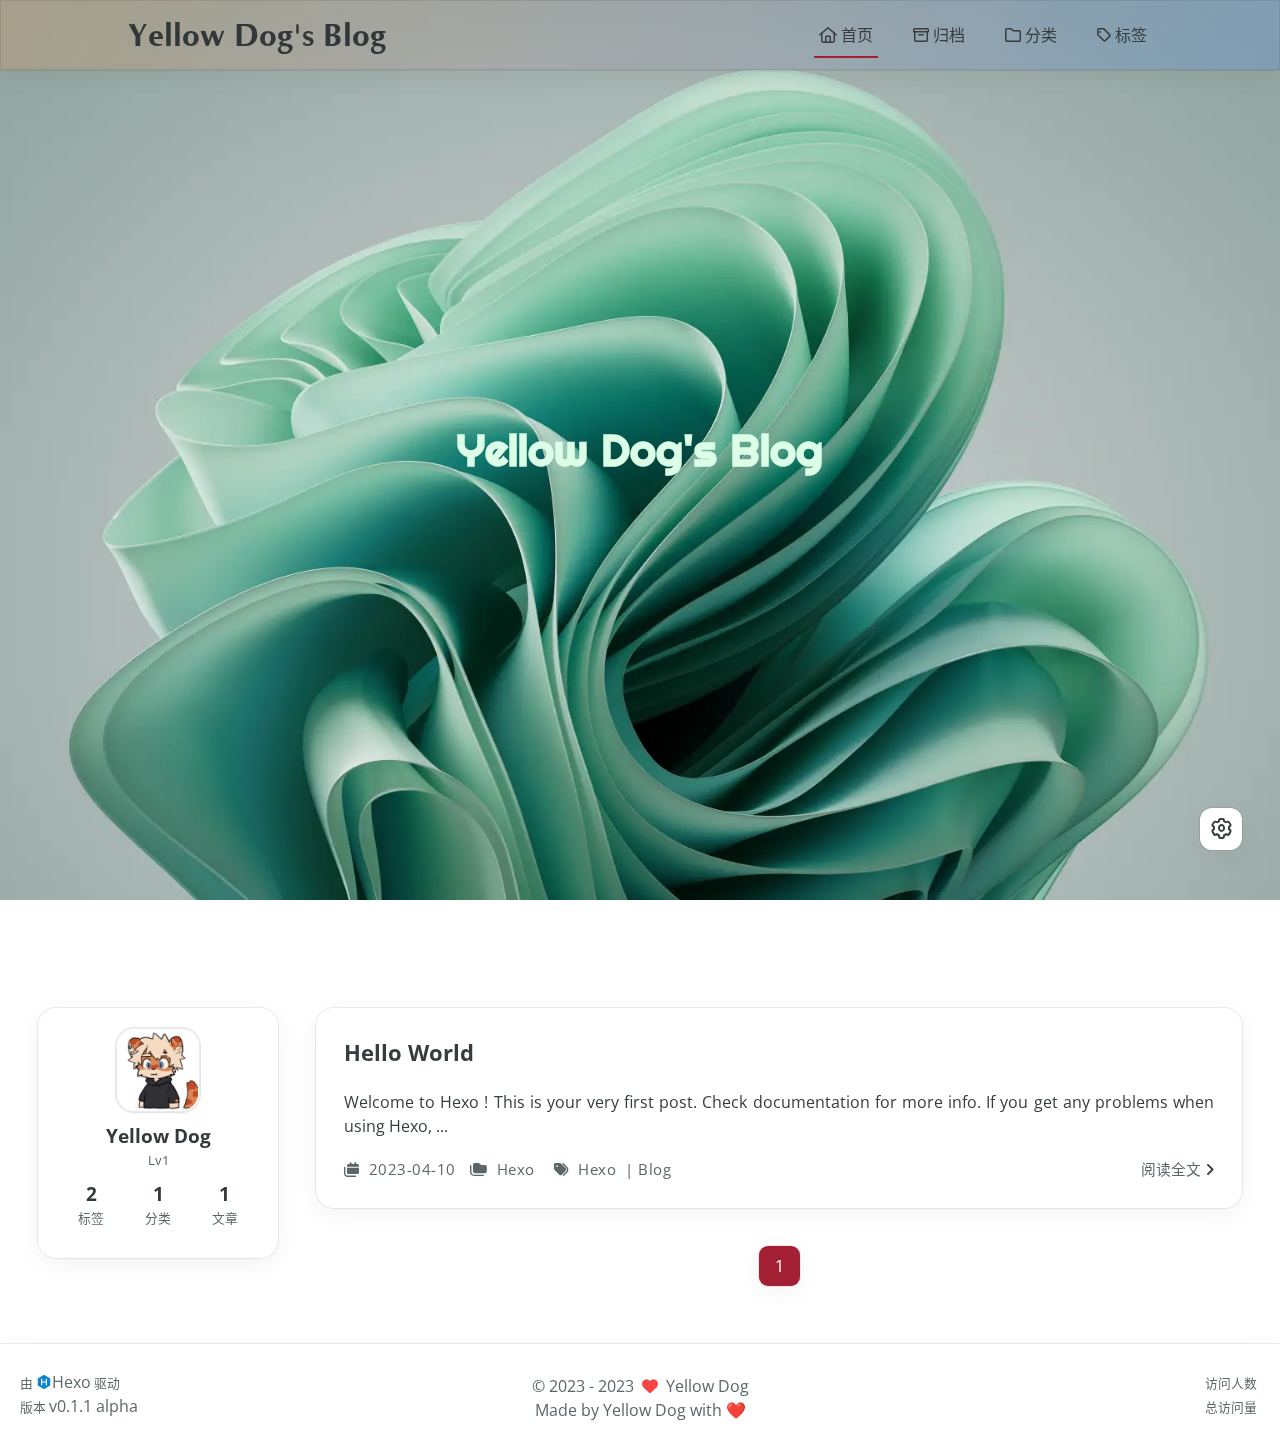
<file: index.html>
<!DOCTYPE html>
<html lang="zh-CN">
  <head>
    <meta charset="utf-8" />
    <meta name="viewport" content="width=device-width, initial-scale=1" />


    <meta name="author" content="Yellow Dog" />

    <link rel="preconnect" href="https://fonts.googleapis.com" />
    <link rel="preconnect" href="https://fonts.gstatic.com" crossorigin />


    <link rel="canonical" href="https://zxj.6eek.net/" />
    <meta name="robots" content="index,follow" />
    <meta name="googlebot" content="index,follow" />
    <meta name="revisit-after" content="1 days" />

    <!--- Open Graph Part-->
    <meta property="og:type" content="website" />
    <meta property="og:title" content="Yellow Dog&#39;s Blog" />
    <meta property="og:url" content="https://zxj.6eek.net/index.html" />
    <meta property="og:site_name" content="Yellow Dog&#39;s Blog" />
    <meta property="og:locale" content="zh_CN" />
    <meta property="article:author" content="Yellow Dog" />
    <meta name="twitter:card" content="summary" />


    <link rel="icon" type="image/png" href="/img/avatar.JPG" sizes="192x192" />
    <link rel="apple-touch-icon" sizes="180x180" href="/img/avatar.JPG" />
    <meta name="theme-color" content="#A31F34" />
    <link rel="shortcut icon" href="/img/avatar.JPG" />

    <!--- Site Info-->
    <title>Yellow Dog&#39;s Blog</title>
    <link rel="stylesheet" href="/css/style.css" />
    <link rel="stylesheet" href="/assets/fonts.css" />
    <!--- Font Part-->
    <link
      href="https://fonts.googleapis.com/css2?family=Righteous&display=swap"
      rel="stylesheet"
    />



    <script id="global-variables">
      let Website = window.Website || {};
    </script>



    <link rel="stylesheet" href="/fontawesome/fontawesome.min.css" />

    <link rel="stylesheet" href="/fontawesome/brands.min.css" />

    <link rel="stylesheet" href="/fontawesome/solid.min.css" />

    <link rel="stylesheet" href="/fontawesome/regular.min.css" />

    <meta name="generator" content="Hexo 6.3.0" />
  </head>

  <body>
    <div class="progress-bar-container">
      <span class="pjax-progress-bar"></span>
      <span class="pjax-progress-icon">
        <i class="fa-solid fa-circle-notch fa-spin"></i>
      </span>
    </div>

    <main class="window-container">
    <div class="home-banner-background flex-center">
    </div>
      <div class="home-banner-container flex-center">
        <div class="content flex-center">
          <div
            class="description fade-animation-container"
            style="font-family: 'Righteous', sans-serif !important;"
          >
            Yellow Dog's Blog

          </div>
        </div>
      </div>


      <div class="page-content-container">
        <div class="page-header">
          <header class="navbar-container">
            <div class="navbar-content has-home-banner">
              <div class="left">
                <a class="logo-title" href="/">
                  <h1>Yellow Dog&#39;s Blog</h1>
                </a>
              </div>

              <div class="right">

                <div class="desktop">
                  <ul class="navbar-list">
                    <li class="navbar-item">

                      <a class="active" href="/">
                        <i class="fa-regular fa-house"></i>

                        首页
                      </a>

                    </li>

                    <li class="navbar-item">

                      <a class="" href="/archives/">
                        <i class="fa-regular fa-archive"></i>

                        归档
                      </a>

                    </li>

                    <li class="navbar-item">

                      <a class="" href="/categories/">
                        <i class="fa-regular fa-folder"></i>

                        分类
                      </a>

                    </li>

                    <li class="navbar-item">

                      <a class="" href="/tags/">
                        <i class="fa-regular fa-tag"></i>

                        标签
                      </a>

                    </li>
                  </ul>
                </div>

                <div class="mobile">
                  <div class="icon-item navbar-bar">
                    <div class="navbar-bar-middle"></div>
                  </div>
                </div>
              </div>
            </div>


            <div class="navbar-drawer">
              <ul class="drawer-navbar-list">
                <li class="drawer-navbar-item flex-center">
                  <a class="active" href="/">
                    <i class="fa-regular fa-house"></i>

                    首页
                  </a>
                </li>


                <li class="drawer-navbar-item flex-center">
                  <a class="" href="/archives/">
                    <i class="fa-regular fa-archive"></i>

                    归档
                  </a>
                </li>


                <li class="drawer-navbar-item flex-center">
                  <a class="" href="/categories/">
                    <i class="fa-regular fa-folder"></i>

                    分类
                  </a>
                </li>


                <li class="drawer-navbar-item flex-center">
                  <a class="" href="/tags/">
                    <i class="fa-regular fa-tag"></i>

                    标签
                  </a>
                </li>

              </ul>
            </div>

            <div class="window-mask"></div>
          </header>
        </div>

        <div class="main-content-body">
          <div class="home-sidebar-container fade-animation-container">
            <div class="sticky-container">
              <div class="sidebar-content">
                <div class="avatar">
                  <img src="/img/avatar.JPG" />
                </div>
                <div class="author">
                  <div class="name">Yellow Dog</div>

                  <div class="label">Lv1</div>
                </div>
                <div class="statistics">
                  <a class="item" href="/tags">
                    <div class="number">2</div>
                    <div class="label">标签</div>
                  </a>
                  <a class="item" href="/categories">
                    <div class="number">1</div>
                    <div class="label">分类</div>
                  </a>
                  <a class="item" href="/archives">
                    <div class="number">1</div>
                    <div class="label">文章</div>
                  </a>
                </div>
              </div>
            </div>
          </div>

          <div class="main-content">
            <div class="home-article-container fade-animation-container">
              <ul class="home-article-list">
                <li class="home-article-item">
                  <h3 class="home-article-title">
                    <a href="/2023/04/10/hello-world/"> Hello World </a>
                  </h3>

                  <div class="home-article-content markdown-body">
                    Welcome to Hexo ! This is your very first post. Check
                    documentation for more info. If you get any problems when
                    using Hexo, ...
                  </div>

                  <div class="home-article-meta-info-container">
                    <div class="home-article-meta-info">
                      <span
                        ><i class="fa-solid fa-calendars"></i>&nbsp;
                        <span
                          class="home-article-date"
                          data-date="Mon Apr 10 2023 17:32:14 GMT-0400"
                        >
                          2023-04-10
                        </span>
                      </span>

                      <span class="home-article-category"
                        ><i class="fa-solid fa-folders"></i>&nbsp;
                        <ul>
                          <li><a href="/categories/Hexo/">Hexo</a>&nbsp;</li>
                        </ul>
                      </span>

                      <span class="home-article-tag">
                        <i class="fa-solid fa-tags"></i>&nbsp;
                        <ul>
                          <li><a href="/tags/Hexo/">Hexo</a>&nbsp;</li>

                          <li>
                            |
                            <a href="/tags/Blog/">Blog</a>&nbsp;
                          </li>
                        </ul>
                      </span>
                    </div>

                    <a href="/2023/04/10/hello-world/"
                      >阅读全文<span class="seo-reader-text">Hello World</span
                      >&nbsp;<i class="fa-solid fa-angle-right"></i
                    ></a>
                  </div>
                </li>
              </ul>

              <div class="home-paginator">
                <div class="paginator">
                  <span class="page-number current">1</span>
                </div>
              </div>
            </div>
          </div>
        </div>

        <div class="main-content-footer">
          <footer class="footer">
            <div class="info-container">
              <div class="copyright-info">
                &copy;

                <span>2023</span>
                - 2023&nbsp;&nbsp;<i
                  class="fa-solid fa-heart fa-beat"
                  style="--fa-animation-duration: 0.5s; color: #f54545"
                ></i
                >&nbsp;&nbsp;<a href="/">Yellow Dog</a>
              </div>

              <script
                async
                data-pjax
                src="//busuanzi.ibruce.info/busuanzi/2.3/busuanzi.pure.mini.js"
              ></script>
              <div class="website-count info-item">
                <span
                  id="busuanzi_container_site_uv"
                  class="busuanzi_container_site_uv"
                >
                  访问人数&nbsp;<span
                    id="busuanzi_value_site_uv"
                    class="busuanzi_value_site_uv"
                  ></span>
                </span>

                <span
                  id="busuanzi_container_site_pv"
                  class="busuanzi_container_site_pv"
                >
                  总访问量&nbsp;<span
                    id="busuanzi_value_site_pv"
                    class="busuanzi_value_site_pv"
                  ></span>
                </span>
              </div>

              <div class="site-info info-item">
                <span class="powered-by-container"
                  >由
                  <?xml version="1.0" encoding="utf-8"?><!DOCTYPE svg PUBLIC "-//W3C//DTD SVG 1.1//EN" "http://www.w3.org/Graphics/SVG/1.1/DTD/svg11.dtd">
                  <svg
                    version="1.1"
                    id="圖層_1"
                    xmlns="http://www.w3.org/2000/svg"
                    xmlns:xlink="http://www.w3.org/1999/xlink"
                    x="0px"
                    y="0px"
                    width="1rem"
                    height="1rem"
                    viewBox="0 0 512 512"
                    enable-background="new 0 0 512 512"
                    xml:space="preserve"
                  >
                    <path
                      fill="#0E83CD"
                      d="M256.4,25.8l-200,115.5L56,371.5l199.6,114.7l200-115.5l0.4-230.2L256.4,25.8z M349,354.6l-18.4,10.7l-18.6-11V275H200v79.6l-18.4,10.7l-18.6-11v-197l18.5-10.6l18.5,10.8V237h112v-79.6l18.5-10.6l18.5,10.8V354.6z"
                    /></svg
                  ><a target="_blank" href="https://hexo.io">Hexo</a> 驱动</span
                >
                <br />
                <span class="website-info-container"
                  >版本&nbsp;<a class="website-version">v0.1.1 alpha</a></span
                >
              </div>


              <div>Made by Yellow Dog with ❤️</div>
            </div>
          </footer>
        </div>
      </div>

      <div class="right-side-container">
        <div class="side-tools-container">
          <ul class="hidden-tools">
            <li class="right-tool tool-dark-light-toggle flex-center">
              <i class="fa-regular fa-moon"></i>
            </li>

            <li class="right-tool tool-scroll-to-bottom flex-center">
              <i class="fa-regular fa-arrow-down"></i>
            </li>
          </ul>

          <ul class="visible-tools-list">
            <li class="right-tool toggle-tools-list flex-center">
              <i class="fa-regular fa-cog fa-spin"></i>
            </li>

            <li class="right-tool tool-scroll-to-top flex-center">
              <i class="arrow-up fas fa-arrow-up"></i>
              <span class="percent"></span>
            </li>
          </ul>
        </div>
      </div>

      <div class="image-viewer">
        <img src="" />
      </div>
    </main>

    <script src="/js/utils.js"></script>

    <script src="/js/main.js"></script>

    <script src="/js/layouts/navbarShrink.js"></script>

    <script src="/js/tools/scrollTopBottom.js"></script>

    <script src="/js/tools/lightDarkSwitch.js"></script>

    <script src="/js/tools/codeBlock.js"></script>

    <script src="/js/layouts/lazyload.js"></script>




    <div class="post-scripts pjax"></div>

    <script src="/js/libs/pjax.min.js"></script>

    <script>
      window.addEventListener("DOMContentLoaded", () => {
        window.pjax = new Pjax({
          selectors: ["head title", ".window-container", ".pjax"],
          history: true,
          debug: false,
          cacheBust: false,
          timeout: 0,
          analytics: false,
          currentUrlFullReload: false,
          scrollRestoration: false,
          // scrollTo: true,
        });

        document.addEventListener("pjax:send", () => {
          Website.helpers.pjaxProgressBarStart();
        });

        document.addEventListener("pjax:complete", () => {
          Website.helpers.pjaxProgressBarEnd();
          window.pjax.executeScripts(
            document.querySelectorAll("script[data-pjax], .pjax script")
          );
          Website.refresh();
        });
      });
    </script>
  </body>
</html>
</file>
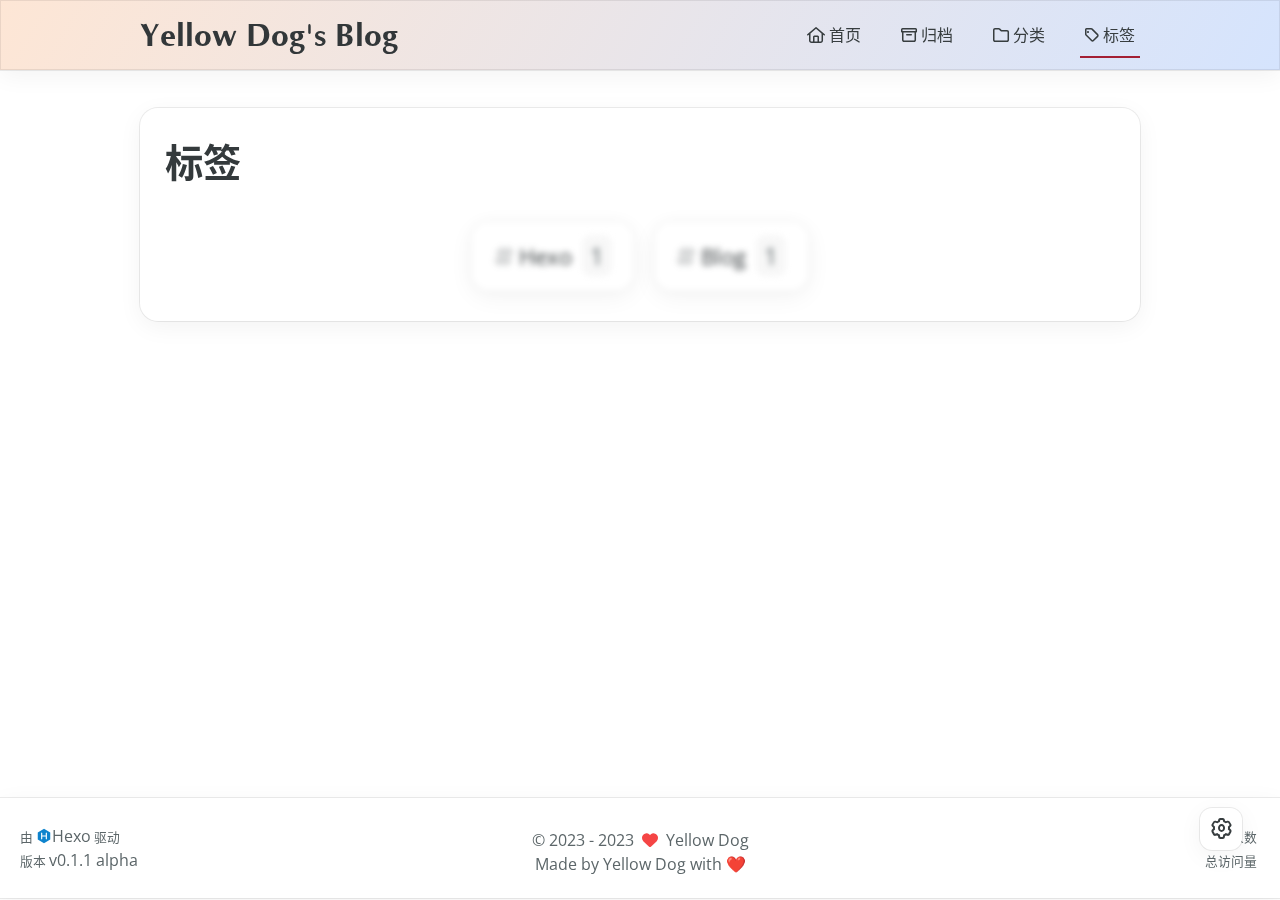
<file: tags/index.html>
<!DOCTYPE html>
<html lang="zh-CN">
  <head>
    <meta charset="utf-8" />
    <meta name="viewport" content="width=device-width, initial-scale=1" />


    <meta name="author" content="Yellow Dog" />

    <link rel="preconnect" href="https://fonts.googleapis.com" />
    <link rel="preconnect" href="https://fonts.gstatic.com" crossorigin />




    <link rel="canonical" href="https://zxj.6eek.net/tags/" />
    <meta name="robots" content="index,follow" />
    <meta name="googlebot" content="index,follow" />
    <meta name="revisit-after" content="1 days" />

    <meta property="og:type" content="website" />
    <meta property="og:title" content="tags" />
    <meta property="og:url" content="https://zxj.6eek.net/tags/index.html" />
    <meta property="og:site_name" content="Yellow Dog&#39;s Blog" />
    <meta property="og:locale" content="zh_CN" />
    <meta
      property="article:published_time"
      content="2023-04-10T21:45:28.000Z"
    />
    <meta property="article:modified_time" content="2023-04-10T21:45:28.430Z" />
    <meta property="article:author" content="Yellow Dog" />
    <meta name="twitter:card" content="summary" />


    <link rel="icon" type="image/png" href="/img/avatar.JPG" sizes="192x192" />
    <link rel="apple-touch-icon" sizes="180x180" href="/img/avatar.JPG" />
    <meta name="theme-color" content="#A31F34" />
    <link rel="shortcut icon" href="/img/avatar.JPG" />


    <title>标签 - Yellow Dog&#39;s Blog</title>

    <link rel="stylesheet" href="/css/style.css" />

    <link rel="stylesheet" href="/assets/fonts.css" />

    <!--- Font Part-->

    <link
      href="https://fonts.googleapis.com/css2?family=Righteous&display=swap"
      rel="stylesheet"
    />

    <script id="global-variables">
      let Website = window.Website || {};
    </script>



    <link rel="stylesheet" href="/fontawesome/fontawesome.min.css" />

    <link rel="stylesheet" href="/fontawesome/brands.min.css" />

    <link rel="stylesheet" href="/fontawesome/solid.min.css" />

    <link rel="stylesheet" href="/fontawesome/regular.min.css" />

    <meta name="generator" content="Hexo 6.3.0" />
  </head>

  <body>
    <div class="progress-bar-container">
      <span class="pjax-progress-bar"></span>
      <span class="pjax-progress-icon">
        <i class="fa-solid fa-circle-notch fa-spin"></i>
      </span>
    </div>

    <main class="window-container">
      <div class="page-content-container">
        <div class="page-header">
          <header class="navbar-container">
            <div class="navbar-content">
              <div class="left">
                <a class="logo-title" href="/"> Yellow Dog&#39;s Blog </a>
              </div>

              <div class="right">

                <div class="desktop">
                  <ul class="navbar-list">
                    <li class="navbar-item">

                      <a class="" href="/">
                        <i class="fa-regular fa-house"></i>

                        首页
                      </a>

                    </li>

                    <li class="navbar-item">

                      <a class="" href="/archives/">
                        <i class="fa-regular fa-archive"></i>

                        归档
                      </a>

                    </li>

                    <li class="navbar-item">

                      <a class="" href="/categories/">
                        <i class="fa-regular fa-folder"></i>

                        分类
                      </a>

                    </li>

                    <li class="navbar-item">

                      <a class="active" href="/tags/">
                        <i class="fa-regular fa-tag"></i>

                        标签
                      </a>

                    </li>
                  </ul>
                </div>

                <div class="mobile">
                  <div class="icon-item navbar-bar">
                    <div class="navbar-bar-middle"></div>
                  </div>
                </div>
              </div>
            </div>


            <div class="navbar-drawer">
              <ul class="drawer-navbar-list">
                <li class="drawer-navbar-item flex-center">
                  <a class="" href="/">
                    <i class="fa-regular fa-house"></i>

                    首页
                  </a>
                </li>


                <li class="drawer-navbar-item flex-center">
                  <a class="" href="/archives/">
                    <i class="fa-regular fa-archive"></i>

                    归档
                  </a>
                </li>


                <li class="drawer-navbar-item flex-center">
                  <a class="" href="/categories/">
                    <i class="fa-regular fa-folder"></i>

                    分类
                  </a>
                </li>


                <li class="drawer-navbar-item flex-center">
                  <a class="active" href="/tags/">
                    <i class="fa-regular fa-tag"></i>

                    标签
                  </a>
                </li>

              </ul>
            </div>

            <div class="window-mask"></div>
          </header>
        </div>

        <div class="main-content-body">
          <div class="main-content">
            <div class="fade-animation-container">
              <div class="tagcloud-container">
                <div class="tagcloud-header">
                  <h1 style="margin: 15px 5px; margin-bottom: 30px">标签</h1>
                </div>
                <div class="tagcloud-content">
                  <ul class="tag-list" data-show-value="true">
                    <li>
                      <a data-weight="1" href="/tags/Hexo/"
                        ><i class="fa-solid fa-hashtag"></i>Hexo</a
                      >
                    </li>

                    <li>
                      <a data-weight="1" href="/tags/Blog/"
                        ><i class="fa-solid fa-hashtag"></i>Blog</a
                      >
                    </li>
                  </ul>
                </div>
              </div>
            </div>
          </div>
        </div>

        <div class="main-content-footer">
          <footer class="footer">
            <div class="info-container">
              <div class="copyright-info">
                &copy;

                <span>2023</span>
                - 2023&nbsp;&nbsp;<i
                  class="fa-solid fa-heart fa-beat"
                  style="--fa-animation-duration: 0.5s; color: #f54545"
                ></i
                >&nbsp;&nbsp;<a href="/">Yellow Dog</a>
              </div>

              <script
                async
                data-pjax
                src="//busuanzi.ibruce.info/busuanzi/2.3/busuanzi.pure.mini.js"
              ></script>
              <div class="website-count info-item">
                <span
                  id="busuanzi_container_site_uv"
                  class="busuanzi_container_site_uv"
                >
                  访问人数&nbsp;<span
                    id="busuanzi_value_site_uv"
                    class="busuanzi_value_site_uv"
                  ></span>
                </span>

                <span
                  id="busuanzi_container_site_pv"
                  class="busuanzi_container_site_pv"
                >
                  总访问量&nbsp;<span
                    id="busuanzi_value_site_pv"
                    class="busuanzi_value_site_pv"
                  ></span>
                </span>
              </div>

              <div class="site-info info-item">
                <span class="powered-by-container"
                  >由
                  <?xml version="1.0" encoding="utf-8"?><!DOCTYPE svg PUBLIC "-//W3C//DTD SVG 1.1//EN" "http://www.w3.org/Graphics/SVG/1.1/DTD/svg11.dtd">
                  <svg
                    version="1.1"
                    id="圖層_1"
                    xmlns="http://www.w3.org/2000/svg"
                    xmlns:xlink="http://www.w3.org/1999/xlink"
                    x="0px"
                    y="0px"
                    width="1rem"
                    height="1rem"
                    viewBox="0 0 512 512"
                    enable-background="new 0 0 512 512"
                    xml:space="preserve"
                  >
                    <path
                      fill="#0E83CD"
                      d="M256.4,25.8l-200,115.5L56,371.5l199.6,114.7l200-115.5l0.4-230.2L256.4,25.8z M349,354.6l-18.4,10.7l-18.6-11V275H200v79.6l-18.4,10.7l-18.6-11v-197l18.5-10.6l18.5,10.8V237h112v-79.6l18.5-10.6l18.5,10.8V354.6z"
                    /></svg><a target="_blank" href="https://hexo.io">Hexo</a> 驱动</span
                >
                <br />
                <span class="website-info-container"
                  >版本&nbsp;<a class="website-version">v0.1.1 alpha</a></span
                >
              </div>


              <div>Made by Yellow Dog with ❤️</div>
            </div>
          </footer>
        </div>
      </div>

      <div class="right-side-container">
        <div class="side-tools-container">
          <ul class="hidden-tools">
            <li class="right-tool tool-dark-light-toggle flex-center">
              <i class="fa-regular fa-moon"></i>
            </li>

            <li class="right-tool tool-scroll-to-bottom flex-center">
              <i class="fa-regular fa-arrow-down"></i>
            </li>
          </ul>

          <ul class="visible-tools-list">
            <li class="right-tool toggle-tools-list flex-center">
              <i class="fa-regular fa-cog fa-spin"></i>
            </li>

            <li class="right-tool tool-scroll-to-top flex-center">
              <i class="arrow-up fas fa-arrow-up"></i>
              <span class="percent"></span>
            </li>
          </ul>
        </div>
      </div>

      <div class="image-viewer">
        <img src="" />
      </div>
    </main>

    <script src="/js/utils.js"></script>

    <script src="/js/main.js"></script>

    <script src="/js/layouts/navbarShrink.js"></script>

    <script src="/js/tools/scrollTopBottom.js"></script>

    <script src="/js/tools/lightDarkSwitch.js"></script>

    <script src="/js/tools/codeBlock.js"></script>

    <script src="/js/layouts/lazyload.js"></script>




    <div class="post-scripts pjax"></div>

    <script src="/js/libs/pjax.min.js"></script>

    <script>
      window.addEventListener("DOMContentLoaded", () => {
        window.pjax = new Pjax({
          selectors: ["head title", ".window-container", ".pjax"],
          history: true,
          debug: false,
          cacheBust: false,
          timeout: 0,
          analytics: false,
          currentUrlFullReload: false,
          scrollRestoration: false,
          // scrollTo: true,
        });

        document.addEventListener("pjax:send", () => {
          Website.helpers.pjaxProgressBarStart();
        });

        document.addEventListener("pjax:complete", () => {
          Website.helpers.pjaxProgressBarEnd();
          window.pjax.executeScripts(
            document.querySelectorAll("script[data-pjax], .pjax script")
          );
          Website.refresh();
        });
      });
    </script>
  </body>
</html>
</file>
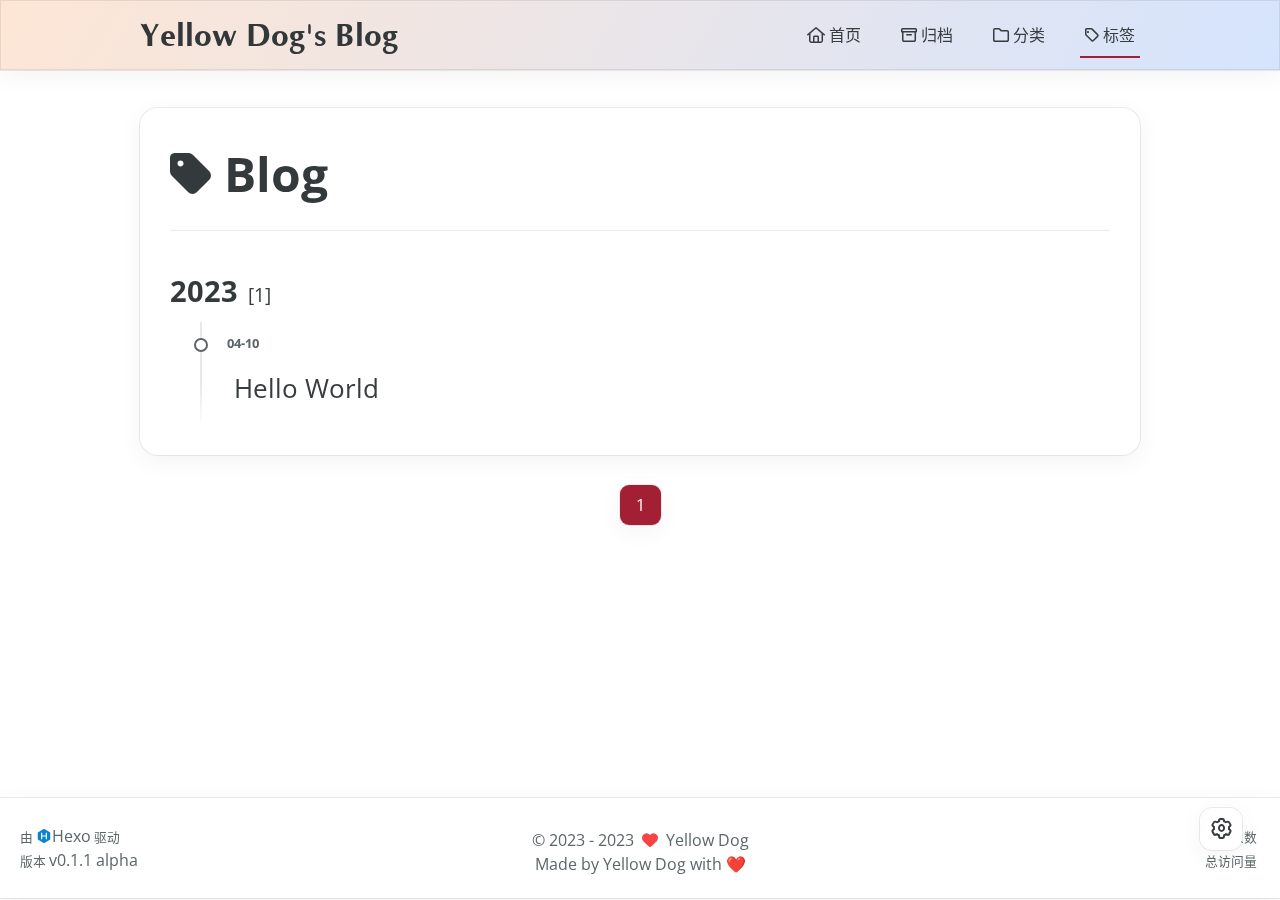
<file: tags/Blog/index.html>
<!DOCTYPE html>
<html lang="zh-CN">
  <head>
    <meta charset="utf-8" />
    <meta name="viewport" content="width=device-width, initial-scale=1" />


    <meta name="author" content="Yellow Dog" />

    <link rel="preconnect" href="https://fonts.googleapis.com" />
    <link rel="preconnect" href="https://fonts.gstatic.com" crossorigin />




    <link rel="canonical" href="https://zxj.6eek.net/tags/blog/" />
    <meta name="robots" content="index,follow" />
    <meta name="googlebot" content="index,follow" />
    <meta name="revisit-after" content="1 days" />

    <meta property="og:type" content="website" />
    <meta property="og:title" content="Yellow Dog&#39;s Blog" />
    <meta
      property="og:url"
      content="https://zxj.6eek.net/tags/Blog/index.html"
    />
    <meta property="og:site_name" content="Yellow Dog&#39;s Blog" />
    <meta property="og:locale" content="zh_CN" />
    <meta property="article:author" content="Yellow Dog" />
    <meta name="twitter:card" content="summary" />


    <link rel="icon" type="image/png" href="/img/avatar.JPG" sizes="192x192" />
    <link rel="apple-touch-icon" sizes="180x180" href="/img/avatar.JPG" />
    <meta name="theme-color" content="#A31F34" />
    <link rel="shortcut icon" href="/img/avatar.JPG" />


    <title>标签: Blog - Yellow Dog&#39;s Blog</title>

    <link rel="stylesheet" href="/css/style.css" />

    <link rel="stylesheet" href="/assets/fonts.css" />

    <!--- Font Part-->

    <link
      href="https://fonts.googleapis.com/css2?family=Righteous&display=swap"
      rel="stylesheet"
    />

    <script id="global-variables">
      let Website = window.Website || {};

    </script>



    <link rel="stylesheet" href="/fontawesome/fontawesome.min.css" />

    <link rel="stylesheet" href="/fontawesome/brands.min.css" />

    <link rel="stylesheet" href="/fontawesome/solid.min.css" />

    <link rel="stylesheet" href="/fontawesome/regular.min.css" />

    <meta name="generator" content="Hexo 6.3.0" />
  </head>

  <body>
    <div class="progress-bar-container">
      <span class="pjax-progress-bar"></span>
      <span class="pjax-progress-icon">
        <i class="fa-solid fa-circle-notch fa-spin"></i>
      </span>
    </div>

    <main class="window-container">
      <div class="page-content-container">
        <div class="page-header">
          <header class="navbar-container">
            <div class="navbar-content">
              <div class="left">
                <a class="logo-title" href="/"> Yellow Dog&#39;s Blog </a>
              </div>

              <div class="right">

                <div class="desktop">
                  <ul class="navbar-list">
                    <li class="navbar-item">

                      <a class="" href="/">
                        <i class="fa-regular fa-house"></i>

                        首页
                      </a>

                    </li>

                    <li class="navbar-item">

                      <a class="" href="/archives/">
                        <i class="fa-regular fa-archive"></i>

                        归档
                      </a>

                    </li>

                    <li class="navbar-item">

                      <a class="" href="/categories/">
                        <i class="fa-regular fa-folder"></i>

                        分类
                      </a>

                    </li>

                    <li class="navbar-item">

                      <a class="active" href="/tags/">
                        <i class="fa-regular fa-tag"></i>

                        标签
                      </a>

                    </li>
                  </ul>
                </div>

                <div class="mobile">
                  <div class="icon-item navbar-bar">
                    <div class="navbar-bar-middle"></div>
                  </div>
                </div>
              </div>
            </div>


            <div class="navbar-drawer">
              <ul class="drawer-navbar-list">
                <li class="drawer-navbar-item flex-center">
                  <a class="" href="/">
                    <i class="fa-regular fa-house"></i>

                    首页
                  </a>
                </li>


                <li class="drawer-navbar-item flex-center">
                  <a class="" href="/archives/">
                    <i class="fa-regular fa-archive"></i>

                    归档
                  </a>
                </li>


                <li class="drawer-navbar-item flex-center">
                  <a class="" href="/categories/">
                    <i class="fa-regular fa-folder"></i>

                    分类
                  </a>
                </li>


                <li class="drawer-navbar-item flex-center">
                  <a class="active" href="/tags/">
                    <i class="fa-regular fa-tag"></i>

                    标签
                  </a>
                </li>

              </ul>
            </div>

            <div class="window-mask"></div>
          </header>
        </div>

        <div class="main-content-body">
          <div class="main-content">
            <div class="fade-animation-container">
              <div class="tag-container">
                <div class="tag-name">
                  <i class="fa-solid fa-tag"></i>&nbsp;Blog
                </div>
                <div class="tag-post-list">
                  <div class="archive-list-container">
                    <section class="archive-item">
                      <div class="archive-item-header">
                        <span class="archive-year">2023</span>
                        <span class="archive-year-post-count">[1]</span>
                      </div>
                      <ul class="article-list">
                        <li class="article-item" date-is="04-10">
                          <a href="/2023/04/10/hello-world/">
                            <span class="article-title">Hello World</span>
                          </a>
                        </li>
                      </ul>
                    </section>
                  </div>
                </div>
              </div>

              <div class="tag-paginator">
                <div class="paginator">
                  <span class="page-number current">1</span>
                </div>
              </div>
            </div>
          </div>
        </div>

        <div class="main-content-footer">
          <footer class="footer">
            <div class="info-container">
              <div class="copyright-info">
                &copy;

                <span>2023</span>
                - 2023&nbsp;&nbsp;<i
                  class="fa-solid fa-heart fa-beat"
                  style="--fa-animation-duration: 0.5s; color: #f54545"
                ></i
                >&nbsp;&nbsp;<a href="/">Yellow Dog</a>
              </div>

              <script
                async
                data-pjax
                src="//busuanzi.ibruce.info/busuanzi/2.3/busuanzi.pure.mini.js"
              ></script>
              <div class="website-count info-item">
                <span
                  id="busuanzi_container_site_uv"
                  class="busuanzi_container_site_uv"
                >
                  访问人数&nbsp;<span
                    id="busuanzi_value_site_uv"
                    class="busuanzi_value_site_uv"
                  ></span>
                </span>

                <span
                  id="busuanzi_container_site_pv"
                  class="busuanzi_container_site_pv"
                >
                  总访问量&nbsp;<span
                    id="busuanzi_value_site_pv"
                    class="busuanzi_value_site_pv"
                  ></span>
                </span>
              </div>

              <div class="site-info info-item">
                <span class="powered-by-container"
                  >由
                  <?xml version="1.0" encoding="utf-8"?><!DOCTYPE svg PUBLIC "-//W3C//DTD SVG 1.1//EN" "http://www.w3.org/Graphics/SVG/1.1/DTD/svg11.dtd">
                  <svg
                    version="1.1"
                    id="圖層_1"
                    xmlns="http://www.w3.org/2000/svg"
                    xmlns:xlink="http://www.w3.org/1999/xlink"
                    x="0px"
                    y="0px"
                    width="1rem"
                    height="1rem"
                    viewBox="0 0 512 512"
                    enable-background="new 0 0 512 512"
                    xml:space="preserve"
                  >
                    <path
                      fill="#0E83CD"
                      d="M256.4,25.8l-200,115.5L56,371.5l199.6,114.7l200-115.5l0.4-230.2L256.4,25.8z M349,354.6l-18.4,10.7l-18.6-11V275H200v79.6l-18.4,10.7l-18.6-11v-197l18.5-10.6l18.5,10.8V237h112v-79.6l18.5-10.6l18.5,10.8V354.6z"
                    /></svg><a target="_blank" href="https://hexo.io">Hexo</a> 驱动</span
                >
                <br />
                <span class="website-info-container"
                  >版本&nbsp;<a class="website-version">v0.1.1 alpha</a></span
                >
              </div>


              <div>Made by Yellow Dog with ❤️</div>
            </div>
          </footer>
        </div>
      </div>

      <div class="right-side-container">
        <div class="side-tools-container">
          <ul class="hidden-tools">
            <li class="right-tool tool-dark-light-toggle flex-center">
              <i class="fa-regular fa-moon"></i>
            </li>

            <li class="right-tool tool-scroll-to-bottom flex-center">
              <i class="fa-regular fa-arrow-down"></i>
            </li>
          </ul>

          <ul class="visible-tools-list">
            <li class="right-tool toggle-tools-list flex-center">
              <i class="fa-regular fa-cog fa-spin"></i>
            </li>

            <li class="right-tool tool-scroll-to-top flex-center">
              <i class="arrow-up fas fa-arrow-up"></i>
              <span class="percent"></span>
            </li>
          </ul>
        </div>
      </div>

      <div class="image-viewer">
        <img src="" />
      </div>
    </main>

    <script src="/js/utils.js"></script>

    <script src="/js/main.js"></script>

    <script src="/js/layouts/navbarShrink.js"></script>

    <script src="/js/tools/scrollTopBottom.js"></script>

    <script src="/js/tools/lightDarkSwitch.js"></script>

    <script src="/js/tools/codeBlock.js"></script>

    <script src="/js/layouts/lazyload.js"></script>




    <div class="post-scripts pjax"></div>

    <script src="/js/libs/pjax.min.js"></script>

    <script>
      window.addEventListener("DOMContentLoaded", () => {
        window.pjax = new Pjax({
          selectors: ["head title", ".window-container", ".pjax"],
          history: true,
          debug: false,
          cacheBust: false,
          timeout: 0,
          analytics: false,
          currentUrlFullReload: false,
          scrollRestoration: false,
          // scrollTo: true,
        });

        document.addEventListener("pjax:send", () => {
          Website.helpers.pjaxProgressBarStart();
        });

        document.addEventListener("pjax:complete", () => {
          Website.helpers.pjaxProgressBarEnd();
          window.pjax.executeScripts(
            document.querySelectorAll("script[data-pjax], .pjax script")
          );
          Website.refresh();
        });
      });
    </script>
  </body>
</html>
</file>
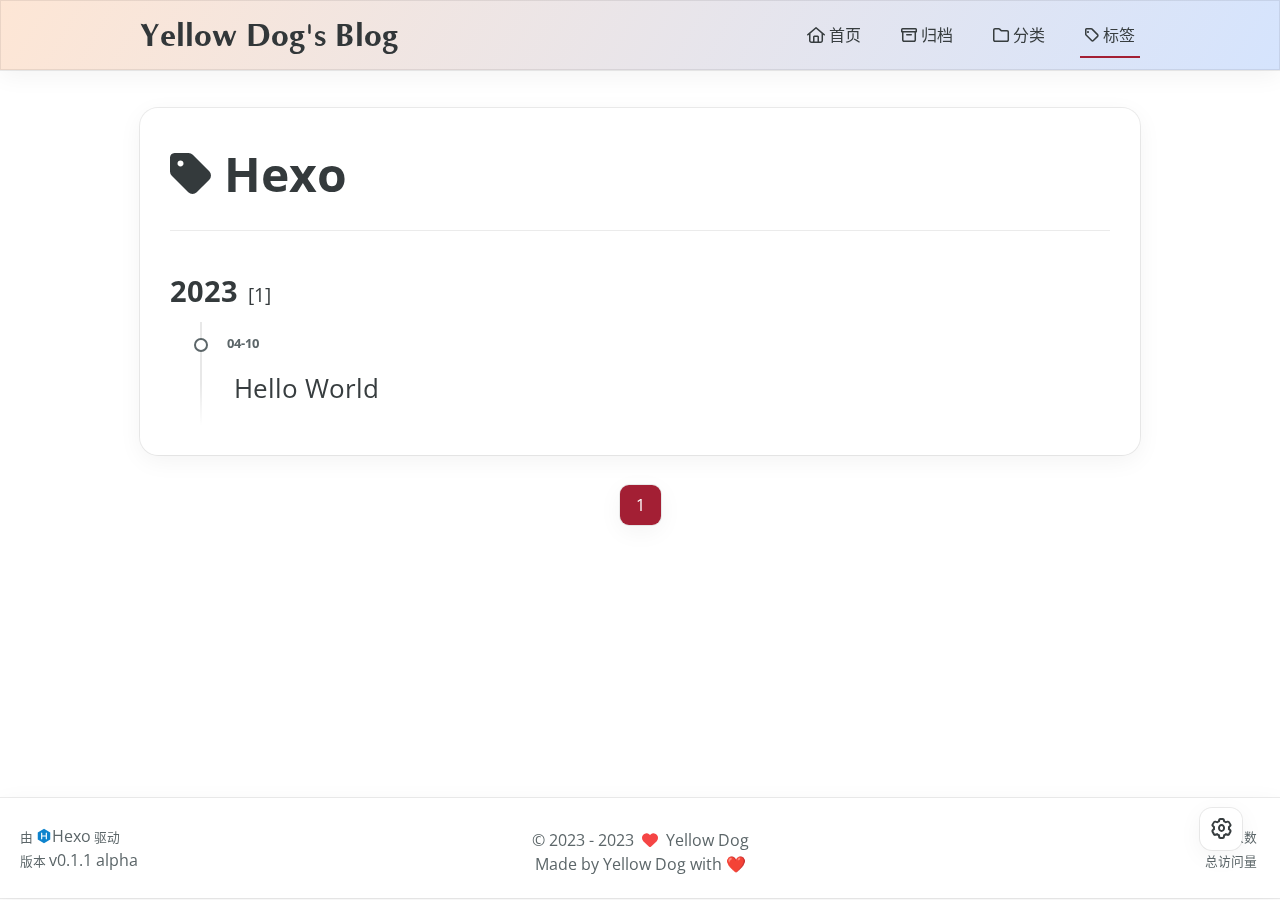
<file: tags/Hexo/index.html>
<!DOCTYPE html>
<html lang="zh-CN">
  <head>
    <meta charset="utf-8" />
    <meta name="viewport" content="width=device-width, initial-scale=1" />


    <meta name="author" content="Yellow Dog" />

    <link rel="preconnect" href="https://fonts.googleapis.com" />
    <link rel="preconnect" href="https://fonts.gstatic.com" crossorigin />




    <link rel="canonical" href="https://zxj.6eek.net/tags/hexo/" />
    <meta name="robots" content="index,follow" />
    <meta name="googlebot" content="index,follow" />
    <meta name="revisit-after" content="1 days" />

    <meta property="og:type" content="website" />
    <meta property="og:title" content="Yellow Dog&#39;s Blog" />
    <meta
      property="og:url"
      content="https://zxj.6eek.net/tags/Hexo/index.html"
    />
    <meta property="og:site_name" content="Yellow Dog&#39;s Blog" />
    <meta property="og:locale" content="zh_CN" />
    <meta property="article:author" content="Yellow Dog" />
    <meta name="twitter:card" content="summary" />


    <link rel="icon" type="image/png" href="/img/avatar.JPG" sizes="192x192" />
    <link rel="apple-touch-icon" sizes="180x180" href="/img/avatar.JPG" />
    <meta name="theme-color" content="#A31F34" />
    <link rel="shortcut icon" href="/img/avatar.JPG" />


    <title>标签: Hexo - Yellow Dog&#39;s Blog</title>

    <link rel="stylesheet" href="/css/style.css" />

    <link rel="stylesheet" href="/assets/fonts.css" />

    <!--- Font Part-->

    <link
      href="https://fonts.googleapis.com/css2?family=Righteous&display=swap"
      rel="stylesheet"
    />

    <script id="global-variables">
      let Website = window.Website || {};
    </script>



    <link rel="stylesheet" href="/fontawesome/fontawesome.min.css" />

    <link rel="stylesheet" href="/fontawesome/brands.min.css" />

    <link rel="stylesheet" href="/fontawesome/solid.min.css" />

    <link rel="stylesheet" href="/fontawesome/regular.min.css" />

    <meta name="generator" content="Hexo 6.3.0" />
  </head>

  <body>
    <div class="progress-bar-container">
      <span class="pjax-progress-bar"></span>
      <span class="pjax-progress-icon">
        <i class="fa-solid fa-circle-notch fa-spin"></i>
      </span>
    </div>

    <main class="window-container">
      <div class="page-content-container">
        <div class="page-header">
          <header class="navbar-container">
            <div class="navbar-content">
              <div class="left">
                <a class="logo-title" href="/"> Yellow Dog&#39;s Blog </a>
              </div>

              <div class="right">

                <div class="desktop">
                  <ul class="navbar-list">
                    <li class="navbar-item">

                      <a class="" href="/">
                        <i class="fa-regular fa-house"></i>

                        首页
                      </a>

                    </li>

                    <li class="navbar-item">

                      <a class="" href="/archives/">
                        <i class="fa-regular fa-archive"></i>

                        归档
                      </a>

                    </li>

                    <li class="navbar-item">

                      <a class="" href="/categories/">
                        <i class="fa-regular fa-folder"></i>

                        分类
                      </a>

                    </li>

                    <li class="navbar-item">

                      <a class="active" href="/tags/">
                        <i class="fa-regular fa-tag"></i>

                        标签
                      </a>

                    </li>
                  </ul>
                </div>

                <div class="mobile">
                  <div class="icon-item navbar-bar">
                    <div class="navbar-bar-middle"></div>
                  </div>
                </div>
              </div>
            </div>


            <div class="navbar-drawer">
              <ul class="drawer-navbar-list">
                <li class="drawer-navbar-item flex-center">
                  <a class="" href="/">
                    <i class="fa-regular fa-house"></i>

                    首页
                  </a>
                </li>


                <li class="drawer-navbar-item flex-center">
                  <a class="" href="/archives/">
                    <i class="fa-regular fa-archive"></i>

                    归档
                  </a>
                </li>


                <li class="drawer-navbar-item flex-center">
                  <a class="" href="/categories/">
                    <i class="fa-regular fa-folder"></i>

                    分类
                  </a>
                </li>


                <li class="drawer-navbar-item flex-center">
                  <a class="active" href="/tags/">
                    <i class="fa-regular fa-tag"></i>

                    标签
                  </a>
                </li>

              </ul>
            </div>

            <div class="window-mask"></div>
          </header>
        </div>

        <div class="main-content-body">
          <div class="main-content">
            <div class="fade-animation-container">
              <div class="tag-container">
                <div class="tag-name">
                  <i class="fa-solid fa-tag"></i>&nbsp;Hexo
                </div>
                <div class="tag-post-list">
                  <div class="archive-list-container">
                    <section class="archive-item">
                      <div class="archive-item-header">
                        <span class="archive-year">2023</span>
                        <span class="archive-year-post-count">[1]</span>
                      </div>
                      <ul class="article-list">
                        <li class="article-item" date-is="04-10">
                          <a href="/2023/04/10/hello-world/">
                            <span class="article-title">Hello World</span>
                          </a>
                        </li>
                      </ul>
                    </section>
                  </div>
                </div>
              </div>

              <div class="tag-paginator">
                <div class="paginator">
                  <span class="page-number current">1</span>
                </div>
              </div>
            </div>
          </div>
        </div>

        <div class="main-content-footer">
          <footer class="footer">
            <div class="info-container">
              <div class="copyright-info">
                &copy;

                <span>2023</span>
                - 2023&nbsp;&nbsp;<i
                  class="fa-solid fa-heart fa-beat"
                  style="--fa-animation-duration: 0.5s; color: #f54545"
                ></i
                >&nbsp;&nbsp;<a href="/">Yellow Dog</a>
              </div>

              <script
                async
                data-pjax
                src="//busuanzi.ibruce.info/busuanzi/2.3/busuanzi.pure.mini.js"
              ></script>
              <div class="website-count info-item">
                <span
                  id="busuanzi_container_site_uv"
                  class="busuanzi_container_site_uv"
                >
                  访问人数&nbsp;<span
                    id="busuanzi_value_site_uv"
                    class="busuanzi_value_site_uv"
                  ></span>
                </span>

                <span
                  id="busuanzi_container_site_pv"
                  class="busuanzi_container_site_pv"
                >
                  总访问量&nbsp;<span
                    id="busuanzi_value_site_pv"
                    class="busuanzi_value_site_pv"
                  ></span>
                </span>
              </div>

              <div class="site-info info-item">
                <span class="powered-by-container"
                  >由
                  <?xml version="1.0" encoding="utf-8"?><!DOCTYPE svg PUBLIC "-//W3C//DTD SVG 1.1//EN" "http://www.w3.org/Graphics/SVG/1.1/DTD/svg11.dtd">
                  <svg
                    version="1.1"
                    id="圖層_1"
                    xmlns="http://www.w3.org/2000/svg"
                    xmlns:xlink="http://www.w3.org/1999/xlink"
                    x="0px"
                    y="0px"
                    width="1rem"
                    height="1rem"
                    viewBox="0 0 512 512"
                    enable-background="new 0 0 512 512"
                    xml:space="preserve"
                  >
                    <path
                      fill="#0E83CD"
                      d="M256.4,25.8l-200,115.5L56,371.5l199.6,114.7l200-115.5l0.4-230.2L256.4,25.8z M349,354.6l-18.4,10.7l-18.6-11V275H200v79.6l-18.4,10.7l-18.6-11v-197l18.5-10.6l18.5,10.8V237h112v-79.6l18.5-10.6l18.5,10.8V354.6z"
                    /></svg><a target="_blank" href="https://hexo.io">Hexo</a> 驱动</span
                >
                <br />
                <span class="website-info-container"
                  >版本&nbsp;<a class="website-version">v0.1.1 alpha</a></span
                >
              </div>


              <div>Made by Yellow Dog with ❤️</div>
            </div>
          </footer>
        </div>
      </div>

      <div class="right-side-container">
        <div class="side-tools-container">
          <ul class="hidden-tools">
            <li class="right-tool tool-dark-light-toggle flex-center">
              <i class="fa-regular fa-moon"></i>
            </li>

            <li class="right-tool tool-scroll-to-bottom flex-center">
              <i class="fa-regular fa-arrow-down"></i>
            </li>
          </ul>

          <ul class="visible-tools-list">
            <li class="right-tool toggle-tools-list flex-center">
              <i class="fa-regular fa-cog fa-spin"></i>
            </li>

            <li class="right-tool tool-scroll-to-top flex-center">
              <i class="arrow-up fas fa-arrow-up"></i>
              <span class="percent"></span>
            </li>
          </ul>
        </div>
      </div>

      <div class="image-viewer">
        <img src="" />
      </div>
    </main>

    <script src="/js/utils.js"></script>

    <script src="/js/main.js"></script>

    <script src="/js/layouts/navbarShrink.js"></script>

    <script src="/js/tools/scrollTopBottom.js"></script>

    <script src="/js/tools/lightDarkSwitch.js"></script>

    <script src="/js/tools/codeBlock.js"></script>

    <script src="/js/layouts/lazyload.js"></script>




    <div class="post-scripts pjax"></div>

    <script src="/js/libs/pjax.min.js"></script>

    <script>
      window.addEventListener("DOMContentLoaded", () => {
        window.pjax = new Pjax({
          selectors: ["head title", ".window-container", ".pjax"],
          history: true,
          debug: false,
          cacheBust: false,
          timeout: 0,
          analytics: false,
          currentUrlFullReload: false,
          scrollRestoration: false,
          // scrollTo: true,
        });

        document.addEventListener("pjax:send", () => {
          Website.helpers.pjaxProgressBarStart();
        });

        document.addEventListener("pjax:complete", () => {
          Website.helpers.pjaxProgressBarEnd();
          window.pjax.executeScripts(
            document.querySelectorAll("script[data-pjax], .pjax script")
          );
          Website.refresh();
        });
      });
    </script>
  </body>
</html>
</file>
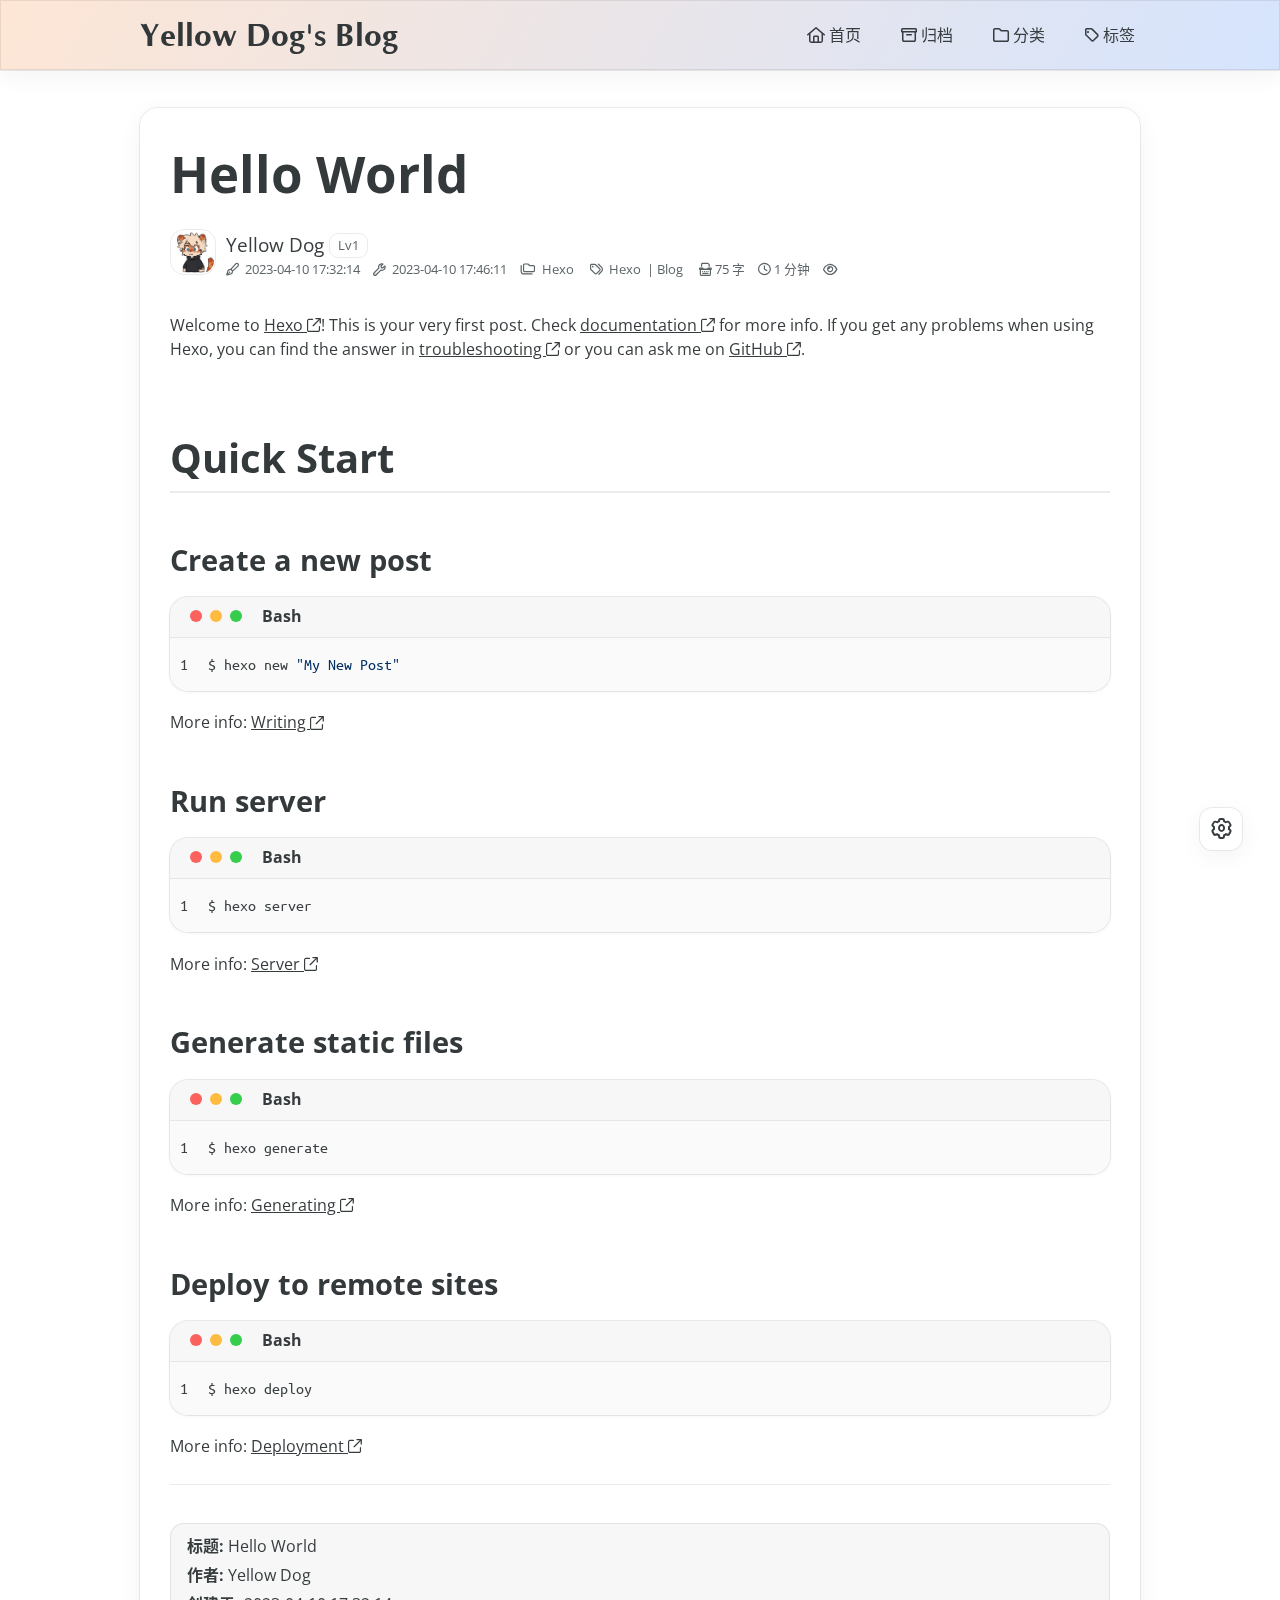
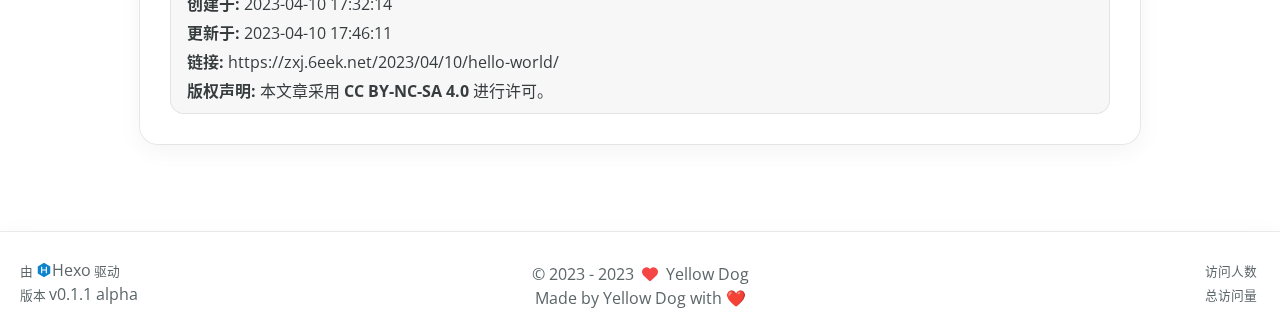
<file: 2023/04/10/hello-world/index.html>
<!DOCTYPE html>
<html lang="zh-CN">
  <head>
    <meta charset="utf-8" />
    <meta name="viewport" content="width=device-width, initial-scale=1" />


    <meta name="author" content="Yellow Dog" />
    <link rel="preconnect" href="https://fonts.googleapis.com" />
    <link rel="preconnect" href="https://fonts.gstatic.com" crossorigin />

    <link rel="canonical" href="https://zxj.6eek.net/2023/04/10/hello-world/" />
    <meta name="robots" content="index,follow" />
    <meta name="googlebot" content="index,follow" />
    <meta name="revisit-after" content="1 days" />

    <meta
      name="description"
      content="Welcome to Hexo ! This is your very first post. Check documentation  for more info. If you get any problems when using Hexo, you can find the answer in troubleshooting  or you can ask me on GitHub . Q"
    />
    <meta property="og:type" content="article" />
    <meta property="og:title" content="Hello World" />
    <meta
      property="og:url"
      content="https://zxj.6eek.net/2023/04/10/hello-world/index.html"
    />
    <meta property="og:site_name" content="Yellow Dog&#39;s Blog" />
    <meta
      property="og:description"
      content="Welcome to Hexo ! This is your very first post. Check documentation  for more info. If you get any problems when using Hexo, you can find the answer in troubleshooting  or you can ask me on GitHub . Q"
    />
    <meta property="og:locale" content="zh_CN" />
    <meta
      property="article:published_time"
      content="2023-04-10T21:32:14.608Z"
    />
    <meta property="article:modified_time" content="2023-04-10T21:46:11.079Z" />
    <meta property="article:author" content="Yellow Dog" />
    <meta property="article:tag" content="Hexo" />
    <meta property="article:tag" content="Blog" />
    <meta name="twitter:card" content="summary" />

    <link rel="icon" type="image/png" href="/img/avatar.JPG" sizes="192x192" />
    <link rel="apple-touch-icon" sizes="180x180" href="/img/avatar.JPG" />
    <meta name="theme-color" content="#A31F34" />
    <link rel="shortcut icon" href="/img/avatar.JPG" />
    <title>Hello World - Yellow Dog&#39;s Blog</title>
    <link rel="stylesheet" href="/css/style.css" />
    <link rel="stylesheet" href="/assets/fonts.css" />
    <link
      href="https://fonts.googleapis.com/css2?family=Righteous&display=swap"
      rel="stylesheet"
    />

    <script id="global-variables">
      let Website = window.Website || {};
    </script>



    <link rel="stylesheet" href="/fontawesome/fontawesome.min.css" />

    <link rel="stylesheet" href="/fontawesome/brands.min.css" />

    <link rel="stylesheet" href="/fontawesome/solid.min.css" />

    <link rel="stylesheet" href="/fontawesome/regular.min.css" />

    <meta name="generator" content="Hexo 6.3.0" />
  </head>

  <body>
    <div class="progress-bar-container">
      <span class="pjax-progress-bar"></span>
      <span class="pjax-progress-icon">
        <i class="fa-solid fa-circle-notch fa-spin"></i>
      </span>
    </div>

    <main class="window-container">
      <div class="page-content-container">
        <div class="page-header">
          <header class="navbar-container">
            <div class="navbar-content">
              <div class="left">
                <a class="logo-title" href="/"> Yellow Dog&#39;s Blog </a>
              </div>

              <div class="right">

                <div class="desktop">
                  <ul class="navbar-list">
                    <li class="navbar-item">

                      <a class="" href="/">
                        <i class="fa-regular fa-house"></i>

                        首页
                      </a>

                    </li>

                    <li class="navbar-item">

                      <a class="" href="/archives/">
                        <i class="fa-regular fa-archive"></i>

                        归档
                      </a>

                    </li>

                    <li class="navbar-item">

                      <a class="" href="/categories/">
                        <i class="fa-regular fa-folder"></i>

                        分类
                      </a>

                    </li>

                    <li class="navbar-item">

                      <a class="" href="/tags/">
                        <i class="fa-regular fa-tag"></i>

                        标签
                      </a>

                    </li>
                  </ul>
                </div>

                <div class="mobile">
                  <div class="icon-item navbar-bar">
                    <div class="navbar-bar-middle"></div>
                  </div>
                </div>
              </div>
            </div>


            <div class="navbar-drawer">
              <ul class="drawer-navbar-list">
                <li class="drawer-navbar-item flex-center">
                  <a class="" href="/">
                    <i class="fa-regular fa-house"></i>

                    首页
                  </a>
                </li>


                <li class="drawer-navbar-item flex-center">
                  <a class="" href="/archives/">
                    <i class="fa-regular fa-archive"></i>

                    归档
                  </a>
                </li>


                <li class="drawer-navbar-item flex-center">
                  <a class="" href="/categories/">
                    <i class="fa-regular fa-folder"></i>

                    分类
                  </a>
                </li>


                <li class="drawer-navbar-item flex-center">
                  <a class="" href="/tags/">
                    <i class="fa-regular fa-tag"></i>

                    标签
                  </a>
                </li>

              </ul>
            </div>

            <div class="window-mask"></div>
          </header>
        </div>

        <div class="main-content-body">
          <div class="main-content">
            <div class="fade-animation-container">
              <div class="post-window-container">
                <div class="article-content-container">
                  <div class="article-title">
                    <h1 class="article-title-regular">Hello World</h1>
                  </div>

                  <div class="article-header">
                    <div class="avatar">
                      <img src="/img/avatar.JPG" />
                    </div>
                    <div class="info">
                      <div class="author">
                        <span class="name">Yellow Dog</span>

                        <span class="author-label">Lv1</span>
                      </div>
                      <div class="meta-info">
                        <div class="article-meta-info">
                          <span class="article-date article-meta-item">
                            <i class="fa-regular fa-pen-fancy"></i>&nbsp;
                            <span class="desktop">2023-04-10 17:32:14</span>
                            <span class="mobile">2023-04-10 17:32</span>
                            <span class="hover-info">创建</span>
                          </span>

                          <span class="article-date article-meta-item">
                            <i class="fa-regular fa-wrench"></i>&nbsp;
                            <span class="desktop">2023-04-10 17:46:11</span>
                            <span class="mobile">2023-04-10 17:46</span>
                            <span class="hover-info">更新</span>
                          </span>

                          <span class="article-categories article-meta-item">
                            <i class="fa-regular fa-folders"></i>&nbsp;
                            <ul>
                              <li>
                                <a href="/categories/Hexo/">Hexo</a>&nbsp;
                              </li>
                            </ul>
                          </span>

                          <span class="article-tags article-meta-item">
                            <i class="fa-regular fa-tags"></i>&nbsp;
                            <ul>
                              <li><a href="/tags/Hexo/">Hexo</a>&nbsp;</li>

                              <li>| <a href="/tags/Blog/">Blog</a>&nbsp;</li>
                            </ul>
                          </span>

                          <span class="article-wordcount article-meta-item">
                            <i class="fa-regular fa-typewriter"></i>&nbsp;<span
                              >75 字</span
                            >
                          </span>

                          <span class="article-min2read article-meta-item">
                            <i class="fa-regular fa-clock"></i>&nbsp;<span
                              >1 分钟</span
                            >
                          </span>

                          <span class="article-pv article-meta-item">
                            <i class="fa-regular fa-eye"></i>&nbsp;<span
                              id="busuanzi_value_page_pv"
                            ></span>
                          </span>
                        </div>
                      </div>
                    </div>
                  </div>

                  <div class="article-content markdown-body">
                    <p>
                      Welcome to
                      <a
                        class="link"
                        target="_blank"
                        rel="noopener"
                        href="https://hexo.io/"
                        >Hexo
                        <i
                          class="fa-regular fa-arrow-up-right-from-square fa-sm"
                        ></i></a
                      >! This is your very first post. Check
                      <a
                        class="link"
                        target="_blank"
                        rel="noopener"
                        href="https://hexo.io/docs/"
                        >documentation
                        <i
                          class="fa-regular fa-arrow-up-right-from-square fa-sm"
                        ></i
                      ></a>
                      for more info. If you get any problems when using Hexo,
                      you can find the answer in
                      <a
                        class="link"
                        target="_blank"
                        rel="noopener"
                        href="https://hexo.io/docs/troubleshooting.html"
                        >troubleshooting
                        <i
                          class="fa-regular fa-arrow-up-right-from-square fa-sm"
                        ></i
                      ></a>
                      or you can ask me on
                      <a
                        class="link"
                        target="_blank"
                        rel="noopener"
                        href="https://github.com/hexojs/hexo/issues"
                        >GitHub
                        <i
                          class="fa-regular fa-arrow-up-right-from-square fa-sm"
                        ></i></a
                      >.
                    </p>
                    <h2 id="Quick-Start">
                      <a
                        href="#Quick-Start"
                        class="headerlink"
                        title="Quick Start"
                      ></a
                      >Quick Start
                    </h2>
                    <h3 id="Create-a-new-post">
                      <a
                        href="#Create-a-new-post"
                        class="headerlink"
                        title="Create a new post"
                      ></a
                      >Create a new post
                    </h3>
                    <div class="highlight-container" data-rel="Bash">
                      <figure class="iseeu highlight bash">
                        <table>
                          <tr>
                            <td class="gutter">
                              <pre><span class="line">1</span><br></pre>
                            </td>
                            <td class="code">
                              <pre><span class="line">$ hexo new <span class="string">&quot;My New Post&quot;</span></span><br></pre>
                            </td>
                          </tr>
                        </table>
                      </figure>
                    </div>

                    <p>
                      More info:
                      <a
                        class="link"
                        target="_blank"
                        rel="noopener"
                        href="https://hexo.io/docs/writing.html"
                        >Writing
                        <i
                          class="fa-regular fa-arrow-up-right-from-square fa-sm"
                        ></i
                      ></a>
                    </p>
                    <h3 id="Run-server">
                      <a
                        href="#Run-server"
                        class="headerlink"
                        title="Run server"
                      ></a
                      >Run server
                    </h3>
                    <div class="highlight-container" data-rel="Bash">
                      <figure class="iseeu highlight bash">
                        <table>
                          <tr>
                            <td class="gutter">
                              <pre><span class="line">1</span><br></pre>
                            </td>
                            <td class="code">
                              <pre><span class="line">$ hexo server</span><br></pre>
                            </td>
                          </tr>
                        </table>
                      </figure>
                    </div>

                    <p>
                      More info:
                      <a
                        class="link"
                        target="_blank"
                        rel="noopener"
                        href="https://hexo.io/docs/server.html"
                        >Server
                        <i
                          class="fa-regular fa-arrow-up-right-from-square fa-sm"
                        ></i
                      ></a>
                    </p>
                    <h3 id="Generate-static-files">
                      <a
                        href="#Generate-static-files"
                        class="headerlink"
                        title="Generate static files"
                      ></a
                      >Generate static files
                    </h3>
                    <div class="highlight-container" data-rel="Bash">
                      <figure class="iseeu highlight bash">
                        <table>
                          <tr>
                            <td class="gutter">
                              <pre><span class="line">1</span><br></pre>
                            </td>
                            <td class="code">
                              <pre><span class="line">$ hexo generate</span><br></pre>
                            </td>
                          </tr>
                        </table>
                      </figure>
                    </div>

                    <p>
                      More info:
                      <a
                        class="link"
                        target="_blank"
                        rel="noopener"
                        href="https://hexo.io/docs/generating.html"
                        >Generating
                        <i
                          class="fa-regular fa-arrow-up-right-from-square fa-sm"
                        ></i
                      ></a>
                    </p>
                    <h3 id="Deploy-to-remote-sites">
                      <a
                        href="#Deploy-to-remote-sites"
                        class="headerlink"
                        title="Deploy to remote sites"
                      ></a
                      >Deploy to remote sites
                    </h3>
                    <div class="highlight-container" data-rel="Bash">
                      <figure class="iseeu highlight bash">
                        <table>
                          <tr>
                            <td class="gutter">
                              <pre><span class="line">1</span><br></pre>
                            </td>
                            <td class="code">
                              <pre><span class="line">$ hexo deploy</span><br></pre>
                            </td>
                          </tr>
                        </table>
                      </figure>
                    </div>

                    <p>
                      More info:
                      <a
                        class="link"
                        target="_blank"
                        rel="noopener"
                        href="https://hexo.io/docs/one-command-deployment.html"
                        >Deployment
                        <i
                          class="fa-regular fa-arrow-up-right-from-square fa-sm"
                        ></i
                      ></a>
                    </p>
                  </div>

                  <div class="post-copyright-info">
                    <div class="article-copyright-info-container">
                      <ul>
                        <li><strong>标题:</strong> Hello World</li>
                        <li><strong>作者:</strong> Yellow Dog</li>
                        <li><strong>创建于:</strong> 2023-04-10 17:32:14</li>

                        <li><strong>更新于:</strong> 2023-04-10 17:46:11</li>

                        <li>
                          <strong>链接:</strong>
                          https://zxj.6eek.net/2023/04/10/hello-world/
                        </li>
                        <li>
                          <strong>版权声明:</strong> 本文章采用
                          <a
                            class="license"
                            target="_blank"
                            rel="noopener"
                            href="https://creativecommons.org/licenses/by-nc-sa/4.0/deed.zh"
                            >CC BY-NC-SA 4.0</a
                          >
                          进行许可。
                        </li>
                      </ul>
                    </div>
                  </div>

                  <ul class="post-tags-box">
                    <li class="tag-item">
                      <a href="/tags/Hexo/">#Hexo</a>&nbsp;
                    </li>

                    <li class="tag-item">
                      <a href="/tags/Blog/">#Blog</a>&nbsp;
                    </li>
                  </ul>
                </div>

              </div>
            </div>
          </div>
        </div>

        <div class="main-content-footer">
          <footer class="footer">
            <div class="info-container">
              <div class="copyright-info">
                &copy;

                <span>2023</span>
                - 2023&nbsp;&nbsp;<i
                  class="fa-solid fa-heart fa-beat"
                  style="--fa-animation-duration: 0.5s; color: #f54545"
                ></i
                >&nbsp;&nbsp;<a href="/">Yellow Dog</a>
              </div>

              <script
                async
                data-pjax
                src="//busuanzi.ibruce.info/busuanzi/2.3/busuanzi.pure.mini.js"
              ></script>
              <div class="website-count info-item">
                <span
                  id="busuanzi_container_site_uv"
                  class="busuanzi_container_site_uv"
                >
                  访问人数&nbsp;<span
                    id="busuanzi_value_site_uv"
                    class="busuanzi_value_site_uv"
                  ></span>
                </span>

                <span
                  id="busuanzi_container_site_pv"
                  class="busuanzi_container_site_pv"
                >
                  总访问量&nbsp;<span
                    id="busuanzi_value_site_pv"
                    class="busuanzi_value_site_pv"
                  ></span>
                </span>
              </div>

              <div class="site-info info-item">
                <span class="powered-by-container"
                  >由
                  <?xml version="1.0" encoding="utf-8"?><!DOCTYPE svg PUBLIC "-//W3C//DTD SVG 1.1//EN" "http://www.w3.org/Graphics/SVG/1.1/DTD/svg11.dtd">
                  <svg
                    version="1.1"
                    id="圖層_1"
                    xmlns="http://www.w3.org/2000/svg"
                    xmlns:xlink="http://www.w3.org/1999/xlink"
                    x="0px"
                    y="0px"
                    width="1rem"
                    height="1rem"
                    viewBox="0 0 512 512"
                    enable-background="new 0 0 512 512"
                    xml:space="preserve"
                  >
                    <path
                      fill="#0E83CD"
                      d="M256.4,25.8l-200,115.5L56,371.5l199.6,114.7l200-115.5l0.4-230.2L256.4,25.8z M349,354.6l-18.4,10.7l-18.6-11V275H200v79.6l-18.4,10.7l-18.6-11v-197l18.5-10.6l18.5,10.8V237h112v-79.6l18.5-10.6l18.5,10.8V354.6z"
                    /></svg
                  ><a target="_blank" href="https://hexo.io">Hexo</a> 驱动</span
                >
                <br />
                <span class="website-info-container"
                  >版本&nbsp;<a class="website-version">v0.1.1 alpha</a></span
                >
              </div>


              <div>Made by Yellow Dog with ❤️</div>
            </div>
          </footer>
        </div>
      </div>

      <div class="post-tools">
        <div class="post-tools-container">
          <ul class="article-tools-list">
            <!-- TOC aside toggle -->

            <li class="right-tool page-aside-toggle">
              <i class="fa-regular fa-outdent"></i>
            </li>

            <!-- go comment -->
          </ul>
        </div>
      </div>

      <div class="right-side-container">
        <div class="side-tools-container">
          <ul class="hidden-tools">
            <li class="right-tool tool-dark-light-toggle flex-center">
              <i class="fa-regular fa-moon"></i>
            </li>

            <li class="right-tool tool-scroll-to-bottom flex-center">
              <i class="fa-regular fa-arrow-down"></i>
            </li>
          </ul>

          <ul class="visible-tools-list">
            <li class="right-tool toggle-tools-list flex-center">
              <i class="fa-regular fa-cog fa-spin"></i>
            </li>

            <li class="right-tool tool-scroll-to-top flex-center">
              <i class="arrow-up fas fa-arrow-up"></i>
              <span class="percent"></span>
            </li>
          </ul>
        </div>
      </div>

      <div class="image-viewer">
        <img src="" />
      </div>
    </main>

    <script src="/js/utils.js"></script>

    <script src="/js/main.js"></script>

    <script src="/js/layouts/navbarShrink.js"></script>

    <script src="/js/tools/scrollTopBottom.js"></script>

    <script src="/js/tools/lightDarkSwitch.js"></script>

    <script src="/js/tools/codeBlock.js"></script>

    <script src="/js/layouts/lazyload.js"></script>




    <div class="post-scripts pjax">
      <script src="/js/libs/anime.min.js"></script>

    </div>

    <script src="/js/libs/pjax.min.js"></script>

    <script>
      window.addEventListener("DOMContentLoaded", () => {
        window.pjax = new Pjax({
          selectors: ["head title", ".window-container", ".pjax"],
          history: true,
          debug: false,
          cacheBust: false,
          timeout: 0,
          analytics: false,
          currentUrlFullReload: false,
          scrollRestoration: false,
          // scrollTo: true,
        });

        document.addEventListener("pjax:send", () => {
          Website.helpers.pjaxProgressBarStart();
        });

        document.addEventListener("pjax:complete", () => {
          Website.helpers.pjaxProgressBarEnd();
          window.pjax.executeScripts(
            document.querySelectorAll("script[data-pjax], .pjax script")
          );
          Website.refresh();
        });
      });
    </script>
  </body>
</html>
</file>
<file: css/style.css>
body {
  overscroll-behavior-y: none;
}
.fade-animation-container {
  animation-fill-mode: both;
  animation-duration: 1s;
  animation-name: fade-in-down;
  will-change: transform;
}
.title-hover-animation {
  display: inline-block;
  position: relative;
  border-bottom: none;
  line-height: 1.3;
  vertical-align: top;
  color: var(--second-text-color);
}
.title-hover-animation::before {
  content: "";
  position: absolute;
  width: 100%;
  height: 2px;
  bottom: -4px;
  left: 0;
  background-color: var(--second-text-color);
  visibility: hidden;
  transform: scaleX(0);
  transition-property: color, background, box-shadow, border-color, visibility, transform;
  transition-delay: 0s, 0s, 0s, 0s, 0s, 0s;
  transition-duration: 0.2s, 0.2s, 0.2s, 0.2s, 0.2s, 0.2s;
  transition-timing-function: ease, ease, ease, ease, ease-in-out, ease-in-out;
}
@-moz-keyframes fade-in-down {
  0% {
    opacity: 0;
    transform: translateY(-50px);
  }
  100% {
    opacity: 1;
    transform: translateY(0);
  }
}
@-webkit-keyframes fade-in-down {
  0% {
    opacity: 0;
    transform: translateY(-50px);
  }
  100% {
    opacity: 1;
    transform: translateY(0);
  }
}
@-o-keyframes fade-in-down {
  0% {
    opacity: 0;
    transform: translateY(-50px);
  }
  100% {
    opacity: 1;
    transform: translateY(0);
  }
}
@keyframes fade-in-down {
  0% {
    opacity: 0;
    transform: translateY(-50px);
  }
  100% {
    opacity: 1;
    transform: translateY(0);
  }
}
@-moz-keyframes icon-animate {
  0%, 100% {
    transform: scale(1);
  }
  10%, 30% {
    transform: scale(0.88);
  }
  20%, 40%, 60%, 80% {
    transform: scale(1.08);
  }
  50%, 70% {
    transform: scale(1.08);
  }
}
@-webkit-keyframes icon-animate {
  0%, 100% {
    transform: scale(1);
  }
  10%, 30% {
    transform: scale(0.88);
  }
  20%, 40%, 60%, 80% {
    transform: scale(1.08);
  }
  50%, 70% {
    transform: scale(1.08);
  }
}
@-o-keyframes icon-animate {
  0%, 100% {
    transform: scale(1);
  }
  10%, 30% {
    transform: scale(0.88);
  }
  20%, 40%, 60%, 80% {
    transform: scale(1.08);
  }
  50%, 70% {
    transform: scale(1.08);
  }
}
@keyframes icon-animate {
  0%, 100% {
    transform: scale(1);
  }
  10%, 30% {
    transform: scale(0.88);
  }
  20%, 40%, 60%, 80% {
    transform: scale(1.08);
  }
  50%, 70% {
    transform: scale(1.08);
  }
}
:root {
  --background-color: #fff;
  --background-color-transparent: rgba(255,255,255,0.6);
  --second-background-color: #fafafa;
  --third-background-color: #f7f7f7;
  --third-background-color-transparent: rgba(241,241,241,0.6);
  --primary-color: #a31f34;
  --first-text-color: #323739;
  --second-text-color: #343a3c;
  --third-text-color: #5c6669;
  --fourth-text-color: #eaeced;
  --default-text-color: #373d3f;
  --invert-text-color: #bebec6;
  --border-color: rgba(0,0,0,0.08);
  --selection-color: #be243c;
  --shadow-color-1: rgba(0,0,0,0.08);
  --shadow-color-2: rgba(0,0,0,0.05);
  --shadow-hover-color: rgba(0,0,0,0.28);
  --scrollbar-color: #c1c1c1;
  --scrollbar-color-hover: #a1a1a1;
  --scroll-bar-bg-color: #fafafa;
  --link-color: #323739;
  --copyright-info-color: #c03;
  --avatar-background-color: #06c;
  --pjax-progress-bar-color: linear-gradient(45deg, #f10006, #ef5b00, #e59c01, #19ca05, #00cab5, #0264c8, #c303c3);
  --archive-timeline-last-child-color: linear-gradient(to bottom, #e8e8e8 60%, rgba(0,0,0,0) 100%) 1 100%;
  --note-blue-title-bg: #d6f7fb;
  --note-red-title-bg: #fde9e9;
  --note-cyan-title-bg: #e9fdf9;
  --note-green-title-bg: #e9fde9;
  --note-yellow-title-bg: #fdf9e9;
  --note-gray-title-bg: #f9f9f9;
  --note-type-title-bg: #fdf3e9;
  --note-black-title-bg: #e9e9e9;
  --note-purple-title-bg: #f9e9fd;
  --home-banner-img: url("/img/light.webp");
  --home-banner-text-color: #dbffe7;
  --home-banner-icons-container-border-color: rgba(255,255,255,0.35);
 --hbicbc: rgba(255,255,255,0.3);
  --bs: var(--shadow-color-2) 0px 6px 24px 0px, var(--shadow-color-1) 0px 0px 0px 1px;
  --bs-hover: var(--shadow-color-2) 0px 6px 24px 0px, var(--shadow-color-1) 0px 0px 0px 1px, var(--shadow-color-1) 0px 0px 0px 1px inset;
  --bs-flat: var(--shadow-color-2) 0px 1px 4px 0px, var(--shadow-color-1) 0px 0px 0px 1px;
  --bs-flat-hover: var(--shadow-color-2) 0px 1px 4px 0px, var(--shadow-color-1) 0px 0px 0px 1px, var(--shadow-color-1) 0px 0px 0px 1px inset;

}
@media (prefers-color-scheme: light) {
  :root {
    --background-color: #fff;
    --background-color-transparent: rgba(255,255,255,0.6);
    --second-background-color: #fafafa;
    --third-background-color: #f7f7f7;
    --third-background-color-transparent: rgba(241,241,241,0.6);
    --primary-color: #a31f34;
    --first-text-color: #323739;
    --second-text-color: #343a3c;
    --third-text-color: #5c6669;
    --fourth-text-color: #eaeced;
    --default-text-color: #373d3f;
    --invert-text-color: #bebec6;
    --border-color: rgba(0,0,0,0.08);
    --selection-color: #be243c;
    --shadow-color-1: rgba(0,0,0,0.08);
    --shadow-color-2: rgba(0,0,0,0.05);
    --shadow-hover-color: rgba(0,0,0,0.28);
    --scrollbar-color: #c1c1c1;
    --scrollbar-color-hover: #a1a1a1;
    --scroll-bar-bg-color: #fafafa;
    --link-color: #323739;
    --copyright-info-color: #c03;
    --avatar-background-color: #06c;
    --pjax-progress-bar-color: linear-gradient(45deg, #f10006, #ef5b00, #e59c01, #19ca05, #00cab5, #0264c8, #c303c3);
    --archive-timeline-last-child-color: linear-gradient(to bottom, #e8e8e8 60%, rgba(0,0,0,0) 100%) 1 100%;
    --note-blue-title-bg: #d6f7fb;
    --note-red-title-bg: #fde9e9;
    --note-cyan-title-bg: #e9fdf9;
    --note-green-title-bg: #e9fde9;
    --note-yellow-title-bg: #fdf9e9;
    --note-gray-title-bg: #f9f9f9;
    --note-type-title-bg: #fdf3e9;
    --note-black-title-bg: #e9e9e9;
    --note-purple-title-bg: #f9e9fd;
    --home-banner-img: url("/img/light.webp");
    --home-banner-text-color: #dbffe7;
    --home-banner-icons-container-border-color: rgba(255,255,255,0.35);
   --hbicbc: rgba(255,255,255,0.3);
    --bs: var(--shadow-color-2) 0px 6px 24px 0px, var(--shadow-color-1) 0px 0px 0px 1px;
    --bs-hover: var(--shadow-color-2) 0px 6px 24px 0px, var(--shadow-color-1) 0px 0px 0px 1px, var(--shadow-color-1) 0px 0px 0px 1px inset;
    --bs-flat: var(--shadow-color-2) 0px 1px 4px 0px, var(--shadow-color-1) 0px 0px 0px 1px;
    --bs-flat-hover: var(--shadow-color-2) 0px 1px 4px 0px, var(--shadow-color-1) 0px 0px 0px 1px, var(--shadow-color-1) 0px 0px 0px 1px inset;
  
  }
}
@media (prefers-color-scheme: dark) {
  :root {
    --background-color: #202124;
    --background-color-transparent: rgba(32,33,36,0.4);
    --second-background-color: #242529;
    --third-background-color: #292b2f;
    --third-background-color-transparent: rgba(32,33,36,0.6);
    --primary-color: #a31f34;
    --first-text-color: #d2d2d7;
    --second-text-color: #cbcbd1;
    --third-text-color: #9595a2;
    --fourth-text-color: #242429;
    --default-text-color: #bebec6;
    --invert-text-color: #373d3f;
    --border-color: rgba(255,255,255,0.08);
    --selection-color: #be243c;
    --shadow-color-1: rgba(255,255,255,0.08);
    --shadow-color-2: rgba(255,255,255,0.05);
    --shadow-hover-color: rgba(69,69,69,0.28);
    --scrollbar-color: #898989;
    --scrollbar-color-hover: #a1a1a1;
    --scroll-bar-bg-color: #2a2c30;
    --link-color: #c5c5cc;
    --copyright-info-color: #a30029;
    --avatar-background-color: #005cb8;
    --pjax-progress-bar-color: linear-gradient(45deg, #ea404a, #ea722f, #e9a71f, #67e559, #18ecec, #1b85f1, #ee1dee);
    --archive-timeline-last-child-color: linear-gradient(to bottom, #323232 60%, rgba(255,255,255,0) 100%) 1 100%;
    --note-blue-title-bg: #1e3e46;
    --note-red-title-bg: #4e1e1e;
    --note-cyan-title-bg: #1e4e4e;
    --note-green-title-bg: #1e4e1e;
    --note-yellow-title-bg: #4e4e1e;
    --note-gray-title-bg: #4e4e4e;
    --note-type-title-bg: #4e3a1e;
    --note-black-title-bg: #1e1e1e;
    --note-purple-title-bg: #4e1e4e;
    --home-banner-img: url("/img/dark.webp");
    --home-banner-text-color: #c7d3ff;
    --home-banner-icons-container-border-color: rgba(197,197,197,0.35);
   --hbicbc: rgba(197,197,197,0.3);
    --bs: var(--shadow-color-2) 0px 6px 24px 0px, var(--shadow-color-1) 0px 0px 0px 1px;
    --bs-hover: var(--shadow-color-2) 0px 6px 24px 0px, var(--shadow-color-1) 0px 0px 0px 1px, var(--shadow-color-1) 0px 0px 0px 1px inset;
    --bs-flat: var(--shadow-color-2) 0px 1px 4px 0px, var(--shadow-color-1) 0px 0px 0px 1px;
    --bs-flat-hover: var(--shadow-color-2) 0px 1px 4px 0px, var(--shadow-color-1) 0px 0px 0px 1px, var(--shadow-color-1) 0px 0px 0px 1px inset;
  
  }
}
.light-mode {
  --background-color: #fff;
  --background-color-transparent: rgba(255,255,255,0.6);
  --second-background-color: #fafafa;
  --third-background-color: #f7f7f7;
  --third-background-color-transparent: rgba(241,241,241,0.6);
  --primary-color: #a31f34;
  --first-text-color: #323739;
  --second-text-color: #343a3c;
  --third-text-color: #5c6669;
  --fourth-text-color: #eaeced;
  --default-text-color: #373d3f;
  --invert-text-color: #bebec6;
  --border-color: rgba(0,0,0,0.08);
  --selection-color: #be243c;
  --shadow-color-1: rgba(0,0,0,0.08);
  --shadow-color-2: rgba(0,0,0,0.05);
  --shadow-hover-color: rgba(0,0,0,0.28);
  --scrollbar-color: #c1c1c1;
  --scrollbar-color-hover: #a1a1a1;
  --scroll-bar-bg-color: #fafafa;
  --link-color: #323739;
  --copyright-info-color: #c03;
  --avatar-background-color: #06c;
  --pjax-progress-bar-color: linear-gradient(45deg, #f10006, #ef5b00, #e59c01, #19ca05, #00cab5, #0264c8, #c303c3);
  --archive-timeline-last-child-color: linear-gradient(to bottom, #e8e8e8 60%, rgba(0,0,0,0) 100%) 1 100%;
  --note-blue-title-bg: #d6f7fb;
  --note-red-title-bg: #fde9e9;
  --note-cyan-title-bg: #e9fdf9;
  --note-green-title-bg: #e9fde9;
  --note-yellow-title-bg: #fdf9e9;
  --note-gray-title-bg: #f9f9f9;
  --note-type-title-bg: #fdf3e9;
  --note-black-title-bg: #e9e9e9;
  --note-purple-title-bg: #f9e9fd;
  --home-banner-img: url("/img/light.webp");
  --home-banner-text-color: #dbffe7;
  --home-banner-icons-container-border-color: rgba(255,255,255,0.35);
 --hbicbc: rgba(255,255,255,0.3);
  --bs: var(--shadow-color-2) 0px 6px 24px 0px, var(--shadow-color-1) 0px 0px 0px 1px;
  --bs-hover: var(--shadow-color-2) 0px 6px 24px 0px, var(--shadow-color-1) 0px 0px 0px 1px, var(--shadow-color-1) 0px 0px 0px 1px inset;
  --bs-flat: var(--shadow-color-2) 0px 1px 4px 0px, var(--shadow-color-1) 0px 0px 0px 1px;
  --bs-flat-hover: var(--shadow-color-2) 0px 1px 4px 0px, var(--shadow-color-1) 0px 0px 0px 1px, var(--shadow-color-1) 0px 0px 0px 1px inset;

}
.dark-mode {
  --background-color: #202124;
  --background-color-transparent: rgba(32,33,36,0.4);
  --second-background-color: #242529;
  --third-background-color: #292b2f;
  --third-background-color-transparent: rgba(32,33,36,0.6);
  --primary-color: #a31f34;
  --first-text-color: #d2d2d7;
  --second-text-color: #cbcbd1;
  --third-text-color: #9595a2;
  --fourth-text-color: #242429;
  --default-text-color: #bebec6;
  --invert-text-color: #373d3f;
  --border-color: rgba(255,255,255,0.08);
  --selection-color: #be243c;
  --shadow-color-1: rgba(255,255,255,0.08);
  --shadow-color-2: rgba(255,255,255,0.05);
  --shadow-hover-color: rgba(69,69,69,0.28);
  --scrollbar-color: #898989;
  --scrollbar-color-hover: #a1a1a1;
  --scroll-bar-bg-color: #2a2c30;
  --link-color: #c5c5cc;
  --copyright-info-color: #a30029;
  --avatar-background-color: #005cb8;
  --pjax-progress-bar-color: linear-gradient(45deg, #ea404a, #ea722f, #e9a71f, #67e559, #18ecec, #1b85f1, #ee1dee);
  --archive-timeline-last-child-color: linear-gradient(to bottom, #323232 60%, rgba(255,255,255,0) 100%) 1 100%;
  --note-blue-title-bg: #1e3e46;
  --note-red-title-bg: #4e1e1e;
  --note-cyan-title-bg: #1e4e4e;
  --note-green-title-bg: #1e4e1e;
  --note-yellow-title-bg: #4e4e1e;
  --note-gray-title-bg: #4e4e4e;
  --note-type-title-bg: #4e3a1e;
  --note-black-title-bg: #1e1e1e;
  --note-purple-title-bg: #4e1e4e;
  --home-banner-img: url("/img/dark.webp");
  --home-banner-text-color: #c7d3ff;
  --home-banner-icons-container-border-color: rgba(197,197,197,0.35);
 --hbicbc: rgba(197,197,197,0.3);
  --bs: var(--shadow-color-2) 0px 6px 24px 0px, var(--shadow-color-1) 0px 0px 0px 1px;
  --bs-hover: var(--shadow-color-2) 0px 6px 24px 0px, var(--shadow-color-1) 0px 0px 0px 1px, var(--shadow-color-1) 0px 0px 0px 1px inset;
  --bs-flat: var(--shadow-color-2) 0px 1px 4px 0px, var(--shadow-color-1) 0px 0px 0px 1px;
  --bs-flat-hover: var(--shadow-color-2) 0px 1px 4px 0px, var(--shadow-color-1) 0px 0px 0px 1px, var(--shadow-color-1) 0px 0px 0px 1px inset;

}
:root {
  --background-color: #fff;
  --background-color-transparent: rgba(255,255,255,0.6);
  --second-background-color: #fafafa;
  --third-background-color: #f7f7f7;
  --third-background-color-transparent: rgba(241,241,241,0.6);
  --primary-color: #a31f34;
  --first-text-color: #323739;
  --second-text-color: #343a3c;
  --third-text-color: #5c6669;
  --fourth-text-color: #eaeced;
  --default-text-color: #373d3f;
  --invert-text-color: #bebec6;
  --border-color: rgba(0,0,0,0.08);
  --selection-color: #be243c;
  --shadow-color-1: rgba(0,0,0,0.08);
  --shadow-color-2: rgba(0,0,0,0.05);
  --shadow-hover-color: rgba(0,0,0,0.28);
  --scrollbar-color: #c1c1c1;
  --scrollbar-color-hover: #a1a1a1;
  --scroll-bar-bg-color: #fafafa;
  --link-color: #323739;
  --copyright-info-color: #c03;
  --avatar-background-color: #06c;
  --pjax-progress-bar-color: linear-gradient(45deg, #f10006, #ef5b00, #e59c01, #19ca05, #00cab5, #0264c8, #c303c3);
  --archive-timeline-last-child-color: linear-gradient(to bottom, #e8e8e8 60%, rgba(0,0,0,0) 100%) 1 100%;
  --note-blue-title-bg: #d6f7fb;
  --note-red-title-bg: #fde9e9;
  --note-cyan-title-bg: #e9fdf9;
  --note-green-title-bg: #e9fde9;
  --note-yellow-title-bg: #fdf9e9;
  --note-gray-title-bg: #f9f9f9;
  --note-type-title-bg: #fdf3e9;
  --note-black-title-bg: #e9e9e9;
  --note-purple-title-bg: #f9e9fd;
  --home-banner-img: url("/img/light.webp");
  --home-banner-text-color: #dbffe7;
  --home-banner-icons-container-border-color: rgba(255,255,255,0.35);
 --hbicbc: rgba(255,255,255,0.3);
  --bs: var(--shadow-color-2) 0px 6px 24px 0px, var(--shadow-color-1) 0px 0px 0px 1px;
  --bs-hover: var(--shadow-color-2) 0px 6px 24px 0px, var(--shadow-color-1) 0px 0px 0px 1px, var(--shadow-color-1) 0px 0px 0px 1px inset;
  --bs-flat: var(--shadow-color-2) 0px 1px 4px 0px, var(--shadow-color-1) 0px 0px 0px 1px;
  --bs-flat-hover: var(--shadow-color-2) 0px 1px 4px 0px, var(--shadow-color-1) 0px 0px 0px 1px, var(--shadow-color-1) 0px 0px 0px 1px inset;

}
@media (prefers-color-scheme: light) {
  :root {
    --background-color: #fff;
    --background-color-transparent: rgba(255,255,255,0.6);
    --second-background-color: #fafafa;
    --third-background-color: #f7f7f7;
    --third-background-color-transparent: rgba(241,241,241,0.6);
    --primary-color: #a31f34;
    --first-text-color: #323739;
    --second-text-color: #343a3c;
    --third-text-color: #5c6669;
    --fourth-text-color: #eaeced;
    --default-text-color: #373d3f;
    --invert-text-color: #bebec6;
    --border-color: rgba(0,0,0,0.08);
    --selection-color: #be243c;
    --shadow-color-1: rgba(0,0,0,0.08);
    --shadow-color-2: rgba(0,0,0,0.05);
    --shadow-hover-color: rgba(0,0,0,0.28);
    --scrollbar-color: #c1c1c1;
    --scrollbar-color-hover: #a1a1a1;
    --scroll-bar-bg-color: #fafafa;
    --link-color: #323739;
    --copyright-info-color: #c03;
    --avatar-background-color: #06c;
    --pjax-progress-bar-color: linear-gradient(45deg, #f10006, #ef5b00, #e59c01, #19ca05, #00cab5, #0264c8, #c303c3);
    --archive-timeline-last-child-color: linear-gradient(to bottom, #e8e8e8 60%, rgba(0,0,0,0) 100%) 1 100%;
    --note-blue-title-bg: #d6f7fb;
    --note-red-title-bg: #fde9e9;
    --note-cyan-title-bg: #e9fdf9;
    --note-green-title-bg: #e9fde9;
    --note-yellow-title-bg: #fdf9e9;
    --note-gray-title-bg: #f9f9f9;
    --note-type-title-bg: #fdf3e9;
    --note-black-title-bg: #e9e9e9;
    --note-purple-title-bg: #f9e9fd;
    --home-banner-img: url("/img/light.webp");
    --home-banner-text-color: #dbffe7;
    --home-banner-icons-container-border-color: rgba(255,255,255,0.35);
   --hbicbc: rgba(255,255,255,0.3);
    --bs: var(--shadow-color-2) 0px 6px 24px 0px, var(--shadow-color-1) 0px 0px 0px 1px;
    --bs-hover: var(--shadow-color-2) 0px 6px 24px 0px, var(--shadow-color-1) 0px 0px 0px 1px, var(--shadow-color-1) 0px 0px 0px 1px inset;
    --bs-flat: var(--shadow-color-2) 0px 1px 4px 0px, var(--shadow-color-1) 0px 0px 0px 1px;
    --bs-flat-hover: var(--shadow-color-2) 0px 1px 4px 0px, var(--shadow-color-1) 0px 0px 0px 1px, var(--shadow-color-1) 0px 0px 0px 1px inset;
  
  }
}
@media (prefers-color-scheme: dark) {
  :root {
    --background-color: #202124;
    --background-color-transparent: rgba(32,33,36,0.4);
    --second-background-color: #242529;
    --third-background-color: #292b2f;
    --third-background-color-transparent: rgba(32,33,36,0.6);
    --primary-color: #a31f34;
    --first-text-color: #d2d2d7;
    --second-text-color: #cbcbd1;
    --third-text-color: #9595a2;
    --fourth-text-color: #242429;
    --default-text-color: #bebec6;
    --invert-text-color: #373d3f;
    --border-color: rgba(255,255,255,0.08);
    --selection-color: #be243c;
    --shadow-color-1: rgba(255,255,255,0.08);
    --shadow-color-2: rgba(255,255,255,0.05);
    --shadow-hover-color: rgba(69,69,69,0.28);
    --scrollbar-color: #898989;
    --scrollbar-color-hover: #a1a1a1;
    --scroll-bar-bg-color: #2a2c30;
    --link-color: #c5c5cc;
    --copyright-info-color: #a30029;
    --avatar-background-color: #005cb8;
    --pjax-progress-bar-color: linear-gradient(45deg, #ea404a, #ea722f, #e9a71f, #67e559, #18ecec, #1b85f1, #ee1dee);
    --archive-timeline-last-child-color: linear-gradient(to bottom, #323232 60%, rgba(255,255,255,0) 100%) 1 100%;
    --note-blue-title-bg: #1e3e46;
    --note-red-title-bg: #4e1e1e;
    --note-cyan-title-bg: #1e4e4e;
    --note-green-title-bg: #1e4e1e;
    --note-yellow-title-bg: #4e4e1e;
    --note-gray-title-bg: #4e4e4e;
    --note-type-title-bg: #4e3a1e;
    --note-black-title-bg: #1e1e1e;
    --note-purple-title-bg: #4e1e4e;
    --home-banner-img: url("/img/dark.webp");
    --home-banner-text-color: #c7d3ff;
    --home-banner-icons-container-border-color: rgba(197,197,197,0.35);
   --hbicbc: rgba(197,197,197,0.3);
    --bs: var(--shadow-color-2) 0px 6px 24px 0px, var(--shadow-color-1) 0px 0px 0px 1px;
    --bs-hover: var(--shadow-color-2) 0px 6px 24px 0px, var(--shadow-color-1) 0px 0px 0px 1px, var(--shadow-color-1) 0px 0px 0px 1px inset;
    --bs-flat: var(--shadow-color-2) 0px 1px 4px 0px, var(--shadow-color-1) 0px 0px 0px 1px;
    --bs-flat-hover: var(--shadow-color-2) 0px 1px 4px 0px, var(--shadow-color-1) 0px 0px 0px 1px, var(--shadow-color-1) 0px 0px 0px 1px inset;
  
  }
}
.light-mode {
  --background-color: #fff;
  --background-color-transparent: rgba(255,255,255,0.6);
  --second-background-color: #fafafa;
  --third-background-color: #f7f7f7;
  --third-background-color-transparent: rgba(241,241,241,0.6);
  --primary-color: #a31f34;
  --first-text-color: #323739;
  --second-text-color: #343a3c;
  --third-text-color: #5c6669;
  --fourth-text-color: #eaeced;
  --default-text-color: #373d3f;
  --invert-text-color: #bebec6;
  --border-color: rgba(0,0,0,0.08);
  --selection-color: #be243c;
  --shadow-color-1: rgba(0,0,0,0.08);
  --shadow-color-2: rgba(0,0,0,0.05);
  --shadow-hover-color: rgba(0,0,0,0.28);
  --scrollbar-color: #c1c1c1;
  --scrollbar-color-hover: #a1a1a1;
  --scroll-bar-bg-color: #fafafa;
  --link-color: #323739;
  --copyright-info-color: #c03;
  --avatar-background-color: #06c;
  --pjax-progress-bar-color: linear-gradient(45deg, #f10006, #ef5b00, #e59c01, #19ca05, #00cab5, #0264c8, #c303c3);
  --archive-timeline-last-child-color: linear-gradient(to bottom, #e8e8e8 60%, rgba(0,0,0,0) 100%) 1 100%;
  --note-blue-title-bg: #d6f7fb;
  --note-red-title-bg: #fde9e9;
  --note-cyan-title-bg: #e9fdf9;
  --note-green-title-bg: #e9fde9;
  --note-yellow-title-bg: #fdf9e9;
  --note-gray-title-bg: #f9f9f9;
  --note-type-title-bg: #fdf3e9;
  --note-black-title-bg: #e9e9e9;
  --note-purple-title-bg: #f9e9fd;
  --home-banner-img: url("/img/light.webp");
  --home-banner-text-color: #dbffe7;
  --home-banner-icons-container-border-color: rgba(255,255,255,0.35);
 --hbicbc: rgba(255,255,255,0.3);
  --bs: var(--shadow-color-2) 0px 6px 24px 0px, var(--shadow-color-1) 0px 0px 0px 1px;
  --bs-hover: var(--shadow-color-2) 0px 6px 24px 0px, var(--shadow-color-1) 0px 0px 0px 1px, var(--shadow-color-1) 0px 0px 0px 1px inset;
  --bs-flat: var(--shadow-color-2) 0px 1px 4px 0px, var(--shadow-color-1) 0px 0px 0px 1px;
  --bs-flat-hover: var(--shadow-color-2) 0px 1px 4px 0px, var(--shadow-color-1) 0px 0px 0px 1px, var(--shadow-color-1) 0px 0px 0px 1px inset;

}
.dark-mode {
  --background-color: #202124;
  --background-color-transparent: rgba(32,33,36,0.4);
  --second-background-color: #242529;
  --third-background-color: #292b2f;
  --third-background-color-transparent: rgba(32,33,36,0.6);
  --primary-color: #a31f34;
  --first-text-color: #d2d2d7;
  --second-text-color: #cbcbd1;
  --third-text-color: #9595a2;
  --fourth-text-color: #242429;
  --default-text-color: #bebec6;
  --invert-text-color: #373d3f;
  --border-color: rgba(255,255,255,0.08);
  --selection-color: #be243c;
  --shadow-color-1: rgba(255,255,255,0.08);
  --shadow-color-2: rgba(255,255,255,0.05);
  --shadow-hover-color: rgba(69,69,69,0.28);
  --scrollbar-color: #898989;
  --scrollbar-color-hover: #a1a1a1;
  --scroll-bar-bg-color: #2a2c30;
  --link-color: #c5c5cc;
  --copyright-info-color: #a30029;
  --avatar-background-color: #005cb8;
  --pjax-progress-bar-color: linear-gradient(45deg, #ea404a, #ea722f, #e9a71f, #67e559, #18ecec, #1b85f1, #ee1dee);
  --archive-timeline-last-child-color: linear-gradient(to bottom, #323232 60%, rgba(255,255,255,0) 100%) 1 100%;
  --note-blue-title-bg: #1e3e46;
  --note-red-title-bg: #4e1e1e;
  --note-cyan-title-bg: #1e4e4e;
  --note-green-title-bg: #1e4e1e;
  --note-yellow-title-bg: #4e4e1e;
  --note-gray-title-bg: #4e4e4e;
  --note-type-title-bg: #4e3a1e;
  --note-black-title-bg: #1e1e1e;
  --note-purple-title-bg: #4e1e4e;
  --home-banner-img: url("/img/dark.webp");
  --home-banner-text-color: #c7d3ff;
  --home-banner-icons-container-border-color: rgba(197,197,197,0.35);
 --hbicbc: rgba(197,197,197,0.3);
  --bs: var(--shadow-color-2) 0px 6px 24px 0px, var(--shadow-color-1) 0px 0px 0px 1px;
  --bs-hover: var(--shadow-color-2) 0px 6px 24px 0px, var(--shadow-color-1) 0px 0px 0px 1px, var(--shadow-color-1) 0px 0px 0px 1px inset;
  --bs-flat: var(--shadow-color-2) 0px 1px 4px 0px, var(--shadow-color-1) 0px 0px 0px 1px;
  --bs-flat-hover: var(--shadow-color-2) 0px 1px 4px 0px, var(--shadow-color-1) 0px 0px 0px 1px, var(--shadow-color-1) 0px 0px 0px 1px inset;

}
.fade-animation-container {
  animation-fill-mode: both;
  animation-duration: 1s;
  animation-name: fade-in-down;
  will-change: transform;
}
.title-hover-animation {
  display: inline-block;
  position: relative;
  border-bottom: none;
  line-height: 1.3;
  vertical-align: top;
  color: var(--second-text-color);
}
.title-hover-animation::before {
  content: "";
  position: absolute;
  width: 100%;
  height: 2px;
  bottom: -4px;
  left: 0;
  background-color: var(--second-text-color);
  visibility: hidden;
  transform: scaleX(0);
  transition-property: color, background, box-shadow, border-color, visibility, transform;
  transition-delay: 0s, 0s, 0s, 0s, 0s, 0s;
  transition-duration: 0.2s, 0.2s, 0.2s, 0.2s, 0.2s, 0.2s;
  transition-timing-function: ease, ease, ease, ease, ease-in-out, ease-in-out;
}
@-moz-keyframes fade-in-down {
  0% {
    opacity: 0;
    transform: translateY(-50px);
  }
  100% {
    opacity: 1;
    transform: translateY(0);
  }
}
@-webkit-keyframes fade-in-down {
  0% {
    opacity: 0;
    transform: translateY(-50px);
  }
  100% {
    opacity: 1;
    transform: translateY(0);
  }
}
@-o-keyframes fade-in-down {
  0% {
    opacity: 0;
    transform: translateY(-50px);
  }
  100% {
    opacity: 1;
    transform: translateY(0);
  }
}
@keyframes fade-in-down {
  0% {
    opacity: 0;
    transform: translateY(-50px);
  }
  100% {
    opacity: 1;
    transform: translateY(0);
  }
}
@-moz-keyframes icon-animate {
  0%, 100% {
    transform: scale(1);
  }
  10%, 30% {
    transform: scale(0.88);
  }
  20%, 40%, 60%, 80% {
    transform: scale(1.08);
  }
  50%, 70% {
    transform: scale(1.08);
  }
}
@-webkit-keyframes icon-animate {
  0%, 100% {
    transform: scale(1);
  }
  10%, 30% {
    transform: scale(0.88);
  }
  20%, 40%, 60%, 80% {
    transform: scale(1.08);
  }
  50%, 70% {
    transform: scale(1.08);
  }
}
@-o-keyframes icon-animate {
  0%, 100% {
    transform: scale(1);
  }
  10%, 30% {
    transform: scale(0.88);
  }
  20%, 40%, 60%, 80% {
    transform: scale(1.08);
  }
  50%, 70% {
    transform: scale(1.08);
  }
}
@keyframes icon-animate {
  0%, 100% {
    transform: scale(1);
  }
  10%, 30% {
    transform: scale(0.88);
  }
  20%, 40%, 60%, 80% {
    transform: scale(1.08);
  }
  50%, 70% {
    transform: scale(1.08);
  }
}
* {
  transition-property: color, background, box-shadow, border-color;
  transition-delay: 0s, 0s, 0s, 0s;
  transition-duration: 0.2s, 0.2s, 0.2s, 0.2s;
  transition-timing-function: ease, ease, ease, ease;
}
*::-webkit-scrollbar {
  width: 6px;
  height: 6px;
  transition: all 0.2s ease;
  display: block;
}
*::-webkit-scrollbar-thumb {
  background: var(--scrollbar-color);
  border-radius: 18px;
  background-clip: content-box;
  border: 3px solid transparent;
}
*::-webkit-scrollbar-track {
  background-color: var(--scroll-bar-bg-color);
  border: 1px solid var(--shadow-color-1);
}
*::-webkit-scrollbar-thumb:hover {
  background: var(--scrollbar-color-hover);
  border-radius: 18px;
  background-clip: content-box;
  border: 3px solid transparent;
}
html,
body {
  position: relative;
  width: 100%;
  height: 100%;
  margin: 0;
  padding: 0;
  color: var(--default-text-color);
  background: var(--background-color);
  font-family: Open Sans, Noto Sans, Noto Sans SC, -apple-system, system-ui, Segoe UI, Roboto, Ubuntu, Cantarell, Noto Sans, sans-serif, BlinkMacSystemFont, Helvetica Neue, PingFang SC, Hiragino Sans GB, Microsoft YaHei, Arial;
  font-weight: 400;
  font-size: 16px;
  line-height: 1.5;
}
html::-webkit-scrollbar,
body::-webkit-scrollbar {
  width: 14px;
  height: 8px;
}
@media (max-width: 780px) {
  html,
  body {
    font-size: 15.36px;
    line-height: 1.44;
  }
}
@media (max-width: 500px) {
  html,
  body {
    font-size: 14.4px;
    line-height: 1.35;
  }
}
::selection {
  background: var(--selection-color);
  color: #fff;
}
ul,
ol,
li {
  padding: 0;
  margin: 0;
  list-style: none;
}
a {
  text-decoration: none;
  color: var(--default-text-color);
}
a i,
a span {
  color: var(--default-text-color);
}
a:hover,
a:active {
  text-decoration: none !important;
  color: var(--primary-color);
}
a:hover i,
a:active i,
a:hover span,
a:active span {
  color: var(--primary-color);
}
img[lazyload] {
  padding: 10px;
  margin: 20px auto !important;
  cursor: not-allowed;
  pointer-events: none;
}
button {
  padding: 0;
  margin: 0;
  border: 0;
  outline: none;
  cursor: pointer;
  background: transparent;
}
.btn {
  display: inline-block;
  position: relative;
  text-align: center;
  cursor: pointer;
  white-space: nowrap;
  padding: 8px 16px;
  background-color: var(--second-background-color) !important;
  border-radius: 14px !important;
  padding: 12px 16px !important;
  text-decoration: none !important;
  padding: 0;
  border-radius: 18px;
  box-sizing: border-box;
  background: var(--background-color);
  margin-bottom: 1rem;
  box-shadow: var(--bs);
  box-shadow: var(--bs-flat) !important;
  user-select: none;
  -moz-user-select: none;
  -webkit-user-select: none;
  -ms-user-select: none;
  box-shadow: var(--bs);
  transition-property: color, background, box-shadow, border-color, transform;
  transition-delay: 0s, 0s, 0s, 0s, 0s;
  transition-duration: 0.2s, 0.2s, 0.2s, 0.2s, 0.2s;
  transition-timing-function: ease, ease, ease, ease, linear;
}
@media (max-width: 780px) {
  .btn {
    margin-bottom: 0.8rem;
  }
}
@media (max-width: 500px) {
  .btn {
    margin-bottom: 0.6rem;
  }
}
.btn:hover {
  box-shadow: var(--bs-hover);
}
@media (max-width: 780px) {
  .btn {
    padding: 0;
    border-radius: 14.4px;
  }
}
@media (max-width: 500px) {
  .btn {
    padding: 0;
    border-radius: 10.799999999999999px;
  }
}
.btn:hover {
  box-shadow: var(--bs-hover);
}
.btn:hover,
.btn:focus {
  color: var(--primary-color);
  background-color: var(--background-color) !important;
  box-shadow: var(--bs) !important;
}
.btn:active {
  box-shadow: var(--bs-flat) !important;
  transform: scale(0.95);
  transition: transform 0.1s ease;
  background-color: var(--third-background-color) !important;
}
.flex-center {
  display: flex;
  justify-content: center;
  align-items: center;
}
.clear {
  clear: both;
}
.markdown-body {
  font-family: 'Open Sans', 'Noto Sans', sans-serif, 'Noto Sans SC', sans-serif, sans-serif;
  font-size: 16px;
}
.markdown-body blockquote {
  box-sizing: border-box;
  margin: 20px 0;
  color: var(--default-text-color);
  background: var(--third-background-color);
  padding: 0 1rem 0 0.5rem;
  border-radius: 0 14px 14px 0;
  position: relative;
  border-left: 5px solid var(--default-text-color);
}
.markdown-body blockquote p,
.markdown-body blockquote ul,
.markdown-body blockquote ol {
  padding: 5px 5px 5px 10px;
}
.markdown-body p {
  line-height: 1.5;
  color: var(--default-text-color);
  margin-bottom: 1rem;
  margin-top: 0;
}
.markdown-body a {
  position: relative;
  outline: 0;
  text-decoration: underline;
  overflow-wrap: break-word;
  cursor: pointer;
  box-sizing: border-box;
  padding-bottom: 2px;
}
.markdown-body a .fas,
.markdown-body a .far,
.markdown-body a fab {
  margin: 0 2px 0 6px;
  position: relative;
  color: var(--third-text-color);
  font-size: 0.88rem;
}
.markdown-body a:hover {
  text-decoration: underline;
}
.markdown-body a:hover::after {
  background: var(--primary-color);
  text-decoration: underline;
}
.markdown-body strong {
  color: var(--default-text-color);
}
.markdown-body hr {
  margin: 2rem 0;
  border: 0;
  border-top: 2px solid var(--shadow-color-1);
}
.markdown-body em {
  color: var(--default-text-color);
}
.markdown-body ul > li,
.markdown-body ol > li {
  margin-left: 16px;
  line-height: 2rem;
}
.markdown-body ul {
  margin-bottom: 1.2rem;
}
.markdown-body ul li {
  list-style: disc;
}
.markdown-body ul li ul li {
  list-style: circle;
}
.markdown-body ul li ul li ul li {
  list-style: square;
}
.markdown-body ol {
  margin-bottom: 1.2rem;
}
.markdown-body ol li {
  list-style: decimal;
}
.markdown-body ol li ol li {
  list-style: upper-alpha;
}
.markdown-body ol li ol li ol li {
  list-style: upper-roman;
}
.markdown-body li {
  color: var(--default-text-color);
}
.markdown-body h1,
.markdown-body h2,
.markdown-body h3,
.markdown-body h4,
.markdown-body h5,
.markdown-body h6,
.markdown-body .h1,
.markdown-body .h2,
.markdown-body .h3,
.markdown-body .h4,
.markdown-body .h5,
.markdown-body .h6 {
  font-family: 'Open Sans', 'Noto Sans', sans-serif, 'Noto Sans SC', sans-serif, sans-serif;
  color: var(--second-text-color);
  line-height: 1.5;
  margin-bottom: 1rem !important;
}
@media (max-width: 780px) {
  .markdown-body h1,
  .markdown-body h2,
  .markdown-body h3,
  .markdown-body h4,
  .markdown-body h5,
  .markdown-body h6,
  .markdown-body .h1,
  .markdown-body .h2,
  .markdown-body .h3,
  .markdown-body .h4,
  .markdown-body .h5,
  .markdown-body .h6 {
    line-height: 1.44;
  }
}
.markdown-body h1,
.markdown-body .h1 {
  font-size: 3.2rem;
  font-weight: 600;
  border-bottom: solid 2px var(--fourth-text-color);
  margin-top: 5rem;
}
@media (max-width: 780px) {
  .markdown-body h1,
  .markdown-body .h1 {
    font-size: 1.7rem;
  }
}
.markdown-body h2,
.markdown-body .h2 {
  font-size: 2.5rem;
  font-weight: 600;
  padding: 3px 0;
  border-bottom: solid 2px var(--fourth-text-color);
  margin-top: 4rem;
}
@media (max-width: 780px) {
  .markdown-body h2,
  .markdown-body .h2 {
    font-size: 1.6rem;
  }
}
.markdown-body h3,
.markdown-body .h3 {
  font-size: 1.8rem;
  font-weight: 550;
  margin-top: 2.8rem;
}
@media (max-width: 780px) {
  .markdown-body h3,
  .markdown-body .h3 {
    font-size: 1.5rem;
  }
}
.markdown-body h4,
.markdown-body .h4 {
  font-size: 1.5rem;
  font-weight: 550;
  margin-top: 2.5rem;
}
@media (max-width: 780px) {
  .markdown-body h4,
  .markdown-body .h4 {
    font-size: 1.4rem;
  }
}
.markdown-body h5,
.markdown-body .h5 {
  font-size: 1.28rem;
  font-weight: 550;
  margin-top: 2.2rem;
}
@media (max-width: 780px) {
  .markdown-body h5,
  .markdown-body .h5 {
    font-size: 1.18rem;
  }
}
.markdown-body h6,
.markdown-body .h6 {
  font-size: 1.2rem;
  font-weight: 550;
  line-height: 1.5;
  margin-top: 2rem;
}
@media (max-width: 780px) {
  .markdown-body h6,
  .markdown-body .h6 {
    font-size: 1.1rem;
    line-height: 1.1;
  }
}
.markdown-body img {
  box-sizing: border-box;
  border-radius: 14px;
  max-width: 100%;
  cursor: zoom-in;
  display: block;
  transition-property: color, background, box-shadow, border-color, padding, margin;
  transition-delay: 0s, 0s, 0s, 0s, 0s, 0s;
  transition-duration: 0.2s, 0.2s, 0.2s, 0.2s, 0.2s, 0.2s;
  transition-timing-function: ease, ease, ease, ease, linear, linear;
  margin: 1rem auto 1rem;
}
.markdown-body > table {
  border-spacing: 0;
  border-collapse: collapse;
  width: 100%;
  overflow: auto;
  margin-bottom: 1.2rem;
  box-shadow: var(--bs-flat);
  border-radius: 14px;
}
.markdown-body > table thead th {
  border-bottom: 1px solid var(--shadow-color-1);
  background-color: var(--third-background-color) !important;
}
.markdown-body > table thead th:first-child {
  border-top-left-radius: 14px;
}
.markdown-body > table thead th:last-child {
  border-top-right-radius: 14px;
}
.markdown-body > table tbody tr:last-child td:first-child {
  border-bottom-left-radius: 14px;
}
.markdown-body > table tbody tr:last-child td:last-child {
  border-bottom-right-radius: 14px;
}
.markdown-body > table td,
.markdown-body > table th {
  padding: 8px 16px;
  border-left: 1px solid var(--shadow-color-1);
}
.markdown-body > table td:first-child,
.markdown-body > table th:first-child {
  border-left: none;
}
.markdown-body > table tr {
  background-color: var(--background-color);
}
.markdown-body > table tr:nth-child(2n) {
  background-color: var(--second-background-color);
}
:root {
  --background-color: #fff;
  --background-color-transparent: rgba(255,255,255,0.6);
  --second-background-color: #fafafa;
  --third-background-color: #f7f7f7;
  --third-background-color-transparent: rgba(241,241,241,0.6);
  --primary-color: #a31f34;
  --first-text-color: #323739;
  --second-text-color: #343a3c;
  --third-text-color: #5c6669;
  --fourth-text-color: #eaeced;
  --default-text-color: #373d3f;
  --invert-text-color: #bebec6;
  --border-color: rgba(0,0,0,0.08);
  --selection-color: #be243c;
  --shadow-color-1: rgba(0,0,0,0.08);
  --shadow-color-2: rgba(0,0,0,0.05);
  --shadow-hover-color: rgba(0,0,0,0.28);
  --scrollbar-color: #c1c1c1;
  --scrollbar-color-hover: #a1a1a1;
  --scroll-bar-bg-color: #fafafa;
  --link-color: #323739;
  --copyright-info-color: #c03;
  --avatar-background-color: #06c;
  --pjax-progress-bar-color: linear-gradient(45deg, #f10006, #ef5b00, #e59c01, #19ca05, #00cab5, #0264c8, #c303c3);
  --archive-timeline-last-child-color: linear-gradient(to bottom, #e8e8e8 60%, rgba(0,0,0,0) 100%) 1 100%;
  --note-blue-title-bg: #d6f7fb;
  --note-red-title-bg: #fde9e9;
  --note-cyan-title-bg: #e9fdf9;
  --note-green-title-bg: #e9fde9;
  --note-yellow-title-bg: #fdf9e9;
  --note-gray-title-bg: #f9f9f9;
  --note-type-title-bg: #fdf3e9;
  --note-black-title-bg: #e9e9e9;
  --note-purple-title-bg: #f9e9fd;
  --home-banner-img: url("/img/light.webp");
  --home-banner-text-color: #dbffe7;
  --home-banner-icons-container-border-color: rgba(255,255,255,0.35);
 --hbicbc: rgba(255,255,255,0.3);
  --bs: var(--shadow-color-2) 0px 6px 24px 0px, var(--shadow-color-1) 0px 0px 0px 1px;
  --bs-hover: var(--shadow-color-2) 0px 6px 24px 0px, var(--shadow-color-1) 0px 0px 0px 1px, var(--shadow-color-1) 0px 0px 0px 1px inset;
  --bs-flat: var(--shadow-color-2) 0px 1px 4px 0px, var(--shadow-color-1) 0px 0px 0px 1px;
  --bs-flat-hover: var(--shadow-color-2) 0px 1px 4px 0px, var(--shadow-color-1) 0px 0px 0px 1px, var(--shadow-color-1) 0px 0px 0px 1px inset;

}
@media (prefers-color-scheme: light) {
  :root {
    --background-color: #fff;
    --background-color-transparent: rgba(255,255,255,0.6);
    --second-background-color: #fafafa;
    --third-background-color: #f7f7f7;
    --third-background-color-transparent: rgba(241,241,241,0.6);
    --primary-color: #a31f34;
    --first-text-color: #323739;
    --second-text-color: #343a3c;
    --third-text-color: #5c6669;
    --fourth-text-color: #eaeced;
    --default-text-color: #373d3f;
    --invert-text-color: #bebec6;
    --border-color: rgba(0,0,0,0.08);
    --selection-color: #be243c;
    --shadow-color-1: rgba(0,0,0,0.08);
    --shadow-color-2: rgba(0,0,0,0.05);
    --shadow-hover-color: rgba(0,0,0,0.28);
    --scrollbar-color: #c1c1c1;
    --scrollbar-color-hover: #a1a1a1;
    --scroll-bar-bg-color: #fafafa;
    --link-color: #323739;
    --copyright-info-color: #c03;
    --avatar-background-color: #06c;
    --pjax-progress-bar-color: linear-gradient(45deg, #f10006, #ef5b00, #e59c01, #19ca05, #00cab5, #0264c8, #c303c3);
    --archive-timeline-last-child-color: linear-gradient(to bottom, #e8e8e8 60%, rgba(0,0,0,0) 100%) 1 100%;
    --note-blue-title-bg: #d6f7fb;
    --note-red-title-bg: #fde9e9;
    --note-cyan-title-bg: #e9fdf9;
    --note-green-title-bg: #e9fde9;
    --note-yellow-title-bg: #fdf9e9;
    --note-gray-title-bg: #f9f9f9;
    --note-type-title-bg: #fdf3e9;
    --note-black-title-bg: #e9e9e9;
    --note-purple-title-bg: #f9e9fd;
    --home-banner-img: url("/img/light.webp");
    --home-banner-text-color: #dbffe7;
    --home-banner-icons-container-border-color: rgba(255,255,255,0.35);
   --hbicbc: rgba(255,255,255,0.3);
    --bs: var(--shadow-color-2) 0px 6px 24px 0px, var(--shadow-color-1) 0px 0px 0px 1px;
    --bs-hover: var(--shadow-color-2) 0px 6px 24px 0px, var(--shadow-color-1) 0px 0px 0px 1px, var(--shadow-color-1) 0px 0px 0px 1px inset;
    --bs-flat: var(--shadow-color-2) 0px 1px 4px 0px, var(--shadow-color-1) 0px 0px 0px 1px;
    --bs-flat-hover: var(--shadow-color-2) 0px 1px 4px 0px, var(--shadow-color-1) 0px 0px 0px 1px, var(--shadow-color-1) 0px 0px 0px 1px inset;
  
  }
}
@media (prefers-color-scheme: dark) {
  :root {
    --background-color: #202124;
    --background-color-transparent: rgba(32,33,36,0.4);
    --second-background-color: #242529;
    --third-background-color: #292b2f;
    --third-background-color-transparent: rgba(32,33,36,0.6);
    --primary-color: #a31f34;
    --first-text-color: #d2d2d7;
    --second-text-color: #cbcbd1;
    --third-text-color: #9595a2;
    --fourth-text-color: #242429;
    --default-text-color: #bebec6;
    --invert-text-color: #373d3f;
    --border-color: rgba(255,255,255,0.08);
    --selection-color: #be243c;
    --shadow-color-1: rgba(255,255,255,0.08);
    --shadow-color-2: rgba(255,255,255,0.05);
    --shadow-hover-color: rgba(69,69,69,0.28);
    --scrollbar-color: #898989;
    --scrollbar-color-hover: #a1a1a1;
    --scroll-bar-bg-color: #2a2c30;
    --link-color: #c5c5cc;
    --copyright-info-color: #a30029;
    --avatar-background-color: #005cb8;
    --pjax-progress-bar-color: linear-gradient(45deg, #ea404a, #ea722f, #e9a71f, #67e559, #18ecec, #1b85f1, #ee1dee);
    --archive-timeline-last-child-color: linear-gradient(to bottom, #323232 60%, rgba(255,255,255,0) 100%) 1 100%;
    --note-blue-title-bg: #1e3e46;
    --note-red-title-bg: #4e1e1e;
    --note-cyan-title-bg: #1e4e4e;
    --note-green-title-bg: #1e4e1e;
    --note-yellow-title-bg: #4e4e1e;
    --note-gray-title-bg: #4e4e4e;
    --note-type-title-bg: #4e3a1e;
    --note-black-title-bg: #1e1e1e;
    --note-purple-title-bg: #4e1e4e;
    --home-banner-img: url("/img/dark.webp");
    --home-banner-text-color: #c7d3ff;
    --home-banner-icons-container-border-color: rgba(197,197,197,0.35);
   --hbicbc: rgba(197,197,197,0.3);
    --bs: var(--shadow-color-2) 0px 6px 24px 0px, var(--shadow-color-1) 0px 0px 0px 1px;
    --bs-hover: var(--shadow-color-2) 0px 6px 24px 0px, var(--shadow-color-1) 0px 0px 0px 1px, var(--shadow-color-1) 0px 0px 0px 1px inset;
    --bs-flat: var(--shadow-color-2) 0px 1px 4px 0px, var(--shadow-color-1) 0px 0px 0px 1px;
    --bs-flat-hover: var(--shadow-color-2) 0px 1px 4px 0px, var(--shadow-color-1) 0px 0px 0px 1px, var(--shadow-color-1) 0px 0px 0px 1px inset;
  
  }
}
.light-mode {
  --background-color: #fff;
  --background-color-transparent: rgba(255,255,255,0.6);
  --second-background-color: #fafafa;
  --third-background-color: #f7f7f7;
  --third-background-color-transparent: rgba(241,241,241,0.6);
  --primary-color: #a31f34;
  --first-text-color: #323739;
  --second-text-color: #343a3c;
  --third-text-color: #5c6669;
  --fourth-text-color: #eaeced;
  --default-text-color: #373d3f;
  --invert-text-color: #bebec6;
  --border-color: rgba(0,0,0,0.08);
  --selection-color: #be243c;
  --shadow-color-1: rgba(0,0,0,0.08);
  --shadow-color-2: rgba(0,0,0,0.05);
  --shadow-hover-color: rgba(0,0,0,0.28);
  --scrollbar-color: #c1c1c1;
  --scrollbar-color-hover: #a1a1a1;
  --scroll-bar-bg-color: #fafafa;
  --link-color: #323739;
  --copyright-info-color: #c03;
  --avatar-background-color: #06c;
  --pjax-progress-bar-color: linear-gradient(45deg, #f10006, #ef5b00, #e59c01, #19ca05, #00cab5, #0264c8, #c303c3);
  --archive-timeline-last-child-color: linear-gradient(to bottom, #e8e8e8 60%, rgba(0,0,0,0) 100%) 1 100%;
  --note-blue-title-bg: #d6f7fb;
  --note-red-title-bg: #fde9e9;
  --note-cyan-title-bg: #e9fdf9;
  --note-green-title-bg: #e9fde9;
  --note-yellow-title-bg: #fdf9e9;
  --note-gray-title-bg: #f9f9f9;
  --note-type-title-bg: #fdf3e9;
  --note-black-title-bg: #e9e9e9;
  --note-purple-title-bg: #f9e9fd;
  --home-banner-img: url("/img/light.webp");
  --home-banner-text-color: #dbffe7;
  --home-banner-icons-container-border-color: rgba(255,255,255,0.35);
 --hbicbc: rgba(255,255,255,0.3);
  --bs: var(--shadow-color-2) 0px 6px 24px 0px, var(--shadow-color-1) 0px 0px 0px 1px;
  --bs-hover: var(--shadow-color-2) 0px 6px 24px 0px, var(--shadow-color-1) 0px 0px 0px 1px, var(--shadow-color-1) 0px 0px 0px 1px inset;
  --bs-flat: var(--shadow-color-2) 0px 1px 4px 0px, var(--shadow-color-1) 0px 0px 0px 1px;
  --bs-flat-hover: var(--shadow-color-2) 0px 1px 4px 0px, var(--shadow-color-1) 0px 0px 0px 1px, var(--shadow-color-1) 0px 0px 0px 1px inset;

}
.dark-mode {
  --background-color: #202124;
  --background-color-transparent: rgba(32,33,36,0.4);
  --second-background-color: #242529;
  --third-background-color: #292b2f;
  --third-background-color-transparent: rgba(32,33,36,0.6);
  --primary-color: #a31f34;
  --first-text-color: #d2d2d7;
  --second-text-color: #cbcbd1;
  --third-text-color: #9595a2;
  --fourth-text-color: #242429;
  --default-text-color: #bebec6;
  --invert-text-color: #373d3f;
  --border-color: rgba(255,255,255,0.08);
  --selection-color: #be243c;
  --shadow-color-1: rgba(255,255,255,0.08);
  --shadow-color-2: rgba(255,255,255,0.05);
  --shadow-hover-color: rgba(69,69,69,0.28);
  --scrollbar-color: #898989;
  --scrollbar-color-hover: #a1a1a1;
  --scroll-bar-bg-color: #2a2c30;
  --link-color: #c5c5cc;
  --copyright-info-color: #a30029;
  --avatar-background-color: #005cb8;
  --pjax-progress-bar-color: linear-gradient(45deg, #ea404a, #ea722f, #e9a71f, #67e559, #18ecec, #1b85f1, #ee1dee);
  --archive-timeline-last-child-color: linear-gradient(to bottom, #323232 60%, rgba(255,255,255,0) 100%) 1 100%;
  --note-blue-title-bg: #1e3e46;
  --note-red-title-bg: #4e1e1e;
  --note-cyan-title-bg: #1e4e4e;
  --note-green-title-bg: #1e4e1e;
  --note-yellow-title-bg: #4e4e1e;
  --note-gray-title-bg: #4e4e4e;
  --note-type-title-bg: #4e3a1e;
  --note-black-title-bg: #1e1e1e;
  --note-purple-title-bg: #4e1e4e;
  --home-banner-img: url("/img/dark.webp");
  --home-banner-text-color: #c7d3ff;
  --home-banner-icons-container-border-color: rgba(197,197,197,0.35);
 --hbicbc: rgba(197,197,197,0.3);
  --bs: var(--shadow-color-2) 0px 6px 24px 0px, var(--shadow-color-1) 0px 0px 0px 1px;
  --bs-hover: var(--shadow-color-2) 0px 6px 24px 0px, var(--shadow-color-1) 0px 0px 0px 1px, var(--shadow-color-1) 0px 0px 0px 1px inset;
  --bs-flat: var(--shadow-color-2) 0px 1px 4px 0px, var(--shadow-color-1) 0px 0px 0px 1px;
  --bs-flat-hover: var(--shadow-color-2) 0px 1px 4px 0px, var(--shadow-color-1) 0px 0px 0px 1px, var(--shadow-color-1) 0px 0px 0px 1px inset;

}
:root {
  --code-foreground: #3b4143;
  --code-background: #f2f2f2;
  --highlight-background: #fafafa;
  --highlight-foreground: #3b4143;
  --highlight-keyword: #d73a49;
  --highlight-link: #d73a49;
  --highlight-built-in: #6f42c1;
  --highlight-number: #005cc5;
  --highlight-string: #032f62;
  --highlight-regexp: #e36209;
  --highlight-subst: #24292e;
  --highlight-comment: #6a737d;
  --highlight-doctag: #22863a;
  --highlight-meta: $highlight-meta;
  --highlight-variable: #005cc5;
  --highlight-attr: #22863a;
  --highlight-section: $highlight-section;
  --highlight-bullet: #6f42c1;
  --highlight-addition: #144212;
  --highlight-deletion: #600;
}
@media (prefers-color-scheme: light) {
  :root {
    --code-foreground: #3b4143;
    --code-background: #f2f2f2;
    --highlight-background: #fafafa;
    --highlight-foreground: #3b4143;
    --highlight-keyword: #d73a49;
    --highlight-link: #d73a49;
    --highlight-built-in: #6f42c1;
    --highlight-number: #005cc5;
    --highlight-string: #032f62;
    --highlight-regexp: #e36209;
    --highlight-subst: #24292e;
    --highlight-comment: #6a737d;
    --highlight-doctag: #22863a;
    --highlight-meta: $highlight-meta;
    --highlight-variable: #005cc5;
    --highlight-attr: #22863a;
    --highlight-section: $highlight-section;
    --highlight-bullet: #6f42c1;
    --highlight-addition: #144212;
    --highlight-deletion: #600;
  }
}
@media (prefers-color-scheme: dark) {
  :root {
    --code-foreground: #bfbfc7;
    --code-background: #35363b;
    --highlight-background: #21252b;
    --highlight-foreground: #bfbfc7;
    --highlight-keyword: #569cd6;
    --highlight-link: #569cd6;
    --highlight-built-in: #4ec9b0;
    --highlight-number: #b8d7a3;
    --highlight-string: #d69d85;
    --highlight-regexp: #9a5334;
    --highlight-subst: #dcdcdc;
    --highlight-comment: #57a64a;
    --highlight-doctag: #608b4e;
    --highlight-meta: #9b9b9b;
    --highlight-variable: #bd63c5;
    --highlight-attr: #9cdcfe;
    --highlight-section: #ffd700;
    --highlight-bullet: #d7ba7d;
    --highlight-addition: #144212;
    --highlight-deletion: #600;
  }
}
.light-mode {
  --code-foreground: #3b4143;
  --code-background: #f2f2f2;
  --highlight-background: #fafafa;
  --highlight-foreground: #3b4143;
  --highlight-keyword: #d73a49;
  --highlight-link: #d73a49;
  --highlight-built-in: #6f42c1;
  --highlight-number: #005cc5;
  --highlight-string: #032f62;
  --highlight-regexp: #e36209;
  --highlight-subst: #24292e;
  --highlight-comment: #6a737d;
  --highlight-doctag: #22863a;
  --highlight-meta: $highlight-meta;
  --highlight-variable: #005cc5;
  --highlight-attr: #22863a;
  --highlight-section: $highlight-section;
  --highlight-bullet: #6f42c1;
  --highlight-addition: #144212;
  --highlight-deletion: #600;
}
.dark-mode {
  --code-foreground: #bfbfc7;
  --code-background: #35363b;
  --highlight-background: #21252b;
  --highlight-foreground: #bfbfc7;
  --highlight-keyword: #569cd6;
  --highlight-link: #569cd6;
  --highlight-built-in: #4ec9b0;
  --highlight-number: #b8d7a3;
  --highlight-string: #d69d85;
  --highlight-regexp: #9a5334;
  --highlight-subst: #dcdcdc;
  --highlight-comment: #57a64a;
  --highlight-doctag: #608b4e;
  --highlight-meta: #9b9b9b;
  --highlight-variable: #bd63c5;
  --highlight-attr: #9cdcfe;
  --highlight-section: #ffd700;
  --highlight-bullet: #d7ba7d;
  --highlight-addition: #144212;
  --highlight-deletion: #600;
}
pre,
.highlight {
  -webkit-text-size-adjust: none;
  overflow: auto;
  margin: 20px 0;
  padding: 0;
  font-size: 1rem;
  line-height: 1.5rem;
  color: var(--highlight-foreground);
  background: var(--highlight-background);
}
pre,
code {
  font-family: "Ubuntu Mono", Courier, monospace;
}
pre.mermaid {
  background-color: var(--background-color);
}
pre.mermaid svg {
  display: block;
  margin: auto;
}
code {
  padding: 4px;
  word-wrap: break-word;
  border-radius: 4px;
  font-size: 0.96em;
  color: var(--code-foreground);
  background: var(--code-background);
}
pre {
  padding-top: 14px !important;
  tab-size: 4;
}
pre code {
  padding: 0;
  color: var(--highlight-foreground);
  background: none;
  text-shadow: none;
}
.highlight {
  border-radius: 0px 0px 18px 18px;
  padding-bottom: 5px;
  overflow: auto;
  margin: 0 !important;
  border-top: 1px solid var(--shadow-color-1);
}
.highlight:hover::-webkit-scrollbar-thumb {
  border: 3px solid rgba(183,183,183,0.3);
}
.highlight::-webkit-scrollbar {
  width: 6px;
  height: 6px;
  transition: all 0.2s ease;
  display: block;
}
.highlight::-webkit-scrollbar-track {
  background: transparent;
  border: none;
}
.highlight::-webkit-scrollbar-thumb {
  border-radius: 20px;
  border: 3px solid rgba(183,183,183,0);
  transition: all 0.2s ease;
}
.highlight pre {
  border: none;
  margin: 0;
  padding: 10px 0;
}
.highlight table {
  margin: 0;
  width: auto;
  border: none;
  border-spacing: unset;
}
.highlight td {
  border: none;
  padding: 0;
}
.highlight figcaption {
  font-size: 1rem;
  color: var(--highlight-foreground);
  line-height: 1rem;
  margin-bottom: 1rem;
}
.highlight figcaption a {
  float: right;
  color: var(--highlight-foreground);
}
.highlight figcaption a:hover {
  border-bottom-color: var(--highlight-foreground);
}
.highlight .gutter pre {
  padding-left: 10px;
  padding-right: 10px;
  color: var(--highlight-gutter-color);
  text-align: center;
  background-color: var(--highlight-gutter-bg-color);
}
.highlight .code pre {
  width: 100%;
  padding-left: 10px;
  padding-right: 10px;
  background-color: var(--highlight-background);
}
.gutter {
  -webkit-user-select: none;
  -moz-user-select: none;
  -ms-user-select: none;
  user-select: none;
}
.gist table {
  width: auto;
}
.gist table td {
  border: none;
}
pre .keyword,
pre .literal,
pre .symbol,
pre .name {
  color: var(--highlight-keyword);
}
pre .link {
  color: var(--highlight-link);
  text-decoration: underline;
}
pre .built_in,
pre .type {
  color: var(--highlight-built-in);
}
pre .number,
pre .class {
  color: var(--highlight-number);
}
pre .string,
pre .meta .string {
  color: var(--highlight-string);
}
pre .regexp,
pre .template-tag {
  color: var(--highlight-regexp);
}
pre .subst,
pre .function,
pre .title,
pre .params,
pre .formula {
  color: var(--highlight-subst);
}
pre .comment,
pre .quote {
  color: var(--highlight-comment);
  font-style: italic;
}
pre .doctag {
  color: var(--highlight-doctag);
}
pre .meta,
pre .meta .keyword,
pre .tag {
  color: var(--highlight-meta);
}
pre .variable,
pre .template-variable {
  color: var(--highlight-variable);
}
pre .attr,
pre .attribute {
  color: var(--highlight-attr);
}
pre .section {
  color: var(--highlight-section);
}
pre .emphasis {
  font-style: italic;
}
pre .strong {
  font-weight: bold;
}
pre .bullet,
pre .selector-tag,
pre .selector-id,
pre .selector-class,
pre .selector-attr,
pre .selector-pseudo {
  color: var(--highlight-bullet);
}
pre .addition {
  background-color: var(--highlight-addition);
  display: inline-block;
  width: 100%;
}
pre .deletion {
  background-color: var(--highlight-deletion);
  display: inline-block;
  width: 100%;
}
.highlight-container[data-rel] {
  position: relative;
}
.highlight-container:hover .copy-button,
.highlight-container .copy-button:focus,
.highlight-container:hover .fold-button,
.highlight-container .fold-button:focus {
  opacity: 1;
}
.fold-button {
  cursor: pointer;
  border-radius: 0 0 0 0;
  display: inline-block;
  font-weight: bold;
  line-height: 1.8;
  opacity: 0;
  outline: 0;
  padding: 6px 15px;
  position: absolute;
  vertical-align: middle;
  white-space: nowrap;
  font-size: 1rem;
  color: var(--default-text-color);
  -moz-user-select: none;
  -ms-user-select: none;
  -webkit-user-select: none;
  user-select: none;
  transition-property: color, background, box-shadow, border-color, opacity;
  transition-delay: 0s, 0s, 0s, 0s, 0s;
  transition-duration: 0.2s, 0.2s, 0.2s, 0.2s, 0.2s;
  transition-timing-function: ease, ease, ease, ease, ease-in-out;
  background: var(--scond-background-color);
  border: 0;
  right: 40px;
  top: 0;
}
.copy-button {
  cursor: pointer;
  border-radius: 0 18px 0 0;
  display: inline-block;
  font-weight: bold;
  line-height: 1.8;
  opacity: 0;
  outline: 0;
  padding: 6px 15px;
  position: absolute;
  vertical-align: middle;
  white-space: nowrap;
  font-size: 1rem;
  color: var(--default-text-color);
  -moz-user-select: none;
  -ms-user-select: none;
  -webkit-user-select: none;
  user-select: none;
  transition-property: color, background, box-shadow, border-color, opacity;
  transition-delay: 0s, 0s, 0s, 0s, 0s;
  transition-duration: 0.2s, 0.2s, 0.2s, 0.2s, 0.2s;
  transition-timing-function: ease, ease, ease, ease, ease-in-out;
  background: var(--scond-background-color);
  border: 0;
  right: 0;
  top: 0;
}
.highlight-container[data-rel] {
  background: var(--third-background-color);
  border-radius: 18px;
  box-shadow: var(--bs-flat);
  padding-top: 40px;
  margin-top: 10px;
  margin-bottom: 1.2rem;
  position: relative;
}
.highlight-container[data-rel] figcaption {
  font-weight: bold;
  font-size: 16px;
  position: absolute;
  top: 12px;
  left: 50%;
  transform: translateX(-50%);
}
.highlight-container[data-rel] figcaption a {
  margin-left: 10px;
}
.highlight-container[data-rel]::before {
  position: absolute;
  content: attr(data-rel);
  line-height: 38px;
  border-radius: 50%;
  box-shadow: none;
  height: 12px;
  left: 12px;
  position: absolute;
  width: auto;
  margin-left: 80px;
  top: 0;
  color: var(--default-text-color);
  font-weight: bold;
  font-size: 16px;
}
.highlight-container[data-rel] .folded figure {
  height: 0 !important;
  width: 0 !important;
  overflow: hidden !important;
}
.highlight-container[data-rel]::after {
  content: ' ';
  position: absolute;
  -webkit-border-radius: 50%;
  border-radius: 50%;
  background: #fc625d;
  width: 12px;
  height: 12px;
  top: 0;
  left: 20px;
  margin-top: 13px;
  -webkit-box-shadow: 20px 0px #fdbc40, 40px 0px #35cd4b;
  box-shadow: 20px 0px #fdbc40, 40px 0px #35cd4b;
  z-index: 3;
}
:root {
  --background-color: #fff;
  --background-color-transparent: rgba(255,255,255,0.6);
  --second-background-color: #fafafa;
  --third-background-color: #f7f7f7;
  --third-background-color-transparent: rgba(241,241,241,0.6);
  --primary-color: #a31f34;
  --first-text-color: #323739;
  --second-text-color: #343a3c;
  --third-text-color: #5c6669;
  --fourth-text-color: #eaeced;
  --default-text-color: #373d3f;
  --invert-text-color: #bebec6;
  --border-color: rgba(0,0,0,0.08);
  --selection-color: #be243c;
  --shadow-color-1: rgba(0,0,0,0.08);
  --shadow-color-2: rgba(0,0,0,0.05);
  --shadow-hover-color: rgba(0,0,0,0.28);
  --scrollbar-color: #c1c1c1;
  --scrollbar-color-hover: #a1a1a1;
  --scroll-bar-bg-color: #fafafa;
  --link-color: #323739;
  --copyright-info-color: #c03;
  --avatar-background-color: #06c;
  --pjax-progress-bar-color: linear-gradient(45deg, #f10006, #ef5b00, #e59c01, #19ca05, #00cab5, #0264c8, #c303c3);
  --archive-timeline-last-child-color: linear-gradient(to bottom, #e8e8e8 60%, rgba(0,0,0,0) 100%) 1 100%;
  --note-blue-title-bg: #d6f7fb;
  --note-red-title-bg: #fde9e9;
  --note-cyan-title-bg: #e9fdf9;
  --note-green-title-bg: #e9fde9;
  --note-yellow-title-bg: #fdf9e9;
  --note-gray-title-bg: #f9f9f9;
  --note-type-title-bg: #fdf3e9;
  --note-black-title-bg: #e9e9e9;
  --note-purple-title-bg: #f9e9fd;
  --home-banner-img: url("/img/light.webp");
  --home-banner-text-color: #dbffe7;
  --home-banner-icons-container-border-color: rgba(255,255,255,0.35);
 --hbicbc: rgba(255,255,255,0.3);
  --bs: var(--shadow-color-2) 0px 6px 24px 0px, var(--shadow-color-1) 0px 0px 0px 1px;
  --bs-hover: var(--shadow-color-2) 0px 6px 24px 0px, var(--shadow-color-1) 0px 0px 0px 1px, var(--shadow-color-1) 0px 0px 0px 1px inset;
  --bs-flat: var(--shadow-color-2) 0px 1px 4px 0px, var(--shadow-color-1) 0px 0px 0px 1px;
  --bs-flat-hover: var(--shadow-color-2) 0px 1px 4px 0px, var(--shadow-color-1) 0px 0px 0px 1px, var(--shadow-color-1) 0px 0px 0px 1px inset;

}
@media (prefers-color-scheme: light) {
  :root {
    --background-color: #fff;
    --background-color-transparent: rgba(255,255,255,0.6);
    --second-background-color: #fafafa;
    --third-background-color: #f7f7f7;
    --third-background-color-transparent: rgba(241,241,241,0.6);
    --primary-color: #a31f34;
    --first-text-color: #323739;
    --second-text-color: #343a3c;
    --third-text-color: #5c6669;
    --fourth-text-color: #eaeced;
    --default-text-color: #373d3f;
    --invert-text-color: #bebec6;
    --border-color: rgba(0,0,0,0.08);
    --selection-color: #be243c;
    --shadow-color-1: rgba(0,0,0,0.08);
    --shadow-color-2: rgba(0,0,0,0.05);
    --shadow-hover-color: rgba(0,0,0,0.28);
    --scrollbar-color: #c1c1c1;
    --scrollbar-color-hover: #a1a1a1;
    --scroll-bar-bg-color: #fafafa;
    --link-color: #323739;
    --copyright-info-color: #c03;
    --avatar-background-color: #06c;
    --pjax-progress-bar-color: linear-gradient(45deg, #f10006, #ef5b00, #e59c01, #19ca05, #00cab5, #0264c8, #c303c3);
    --archive-timeline-last-child-color: linear-gradient(to bottom, #e8e8e8 60%, rgba(0,0,0,0) 100%) 1 100%;
    --note-blue-title-bg: #d6f7fb;
    --note-red-title-bg: #fde9e9;
    --note-cyan-title-bg: #e9fdf9;
    --note-green-title-bg: #e9fde9;
    --note-yellow-title-bg: #fdf9e9;
    --note-gray-title-bg: #f9f9f9;
    --note-type-title-bg: #fdf3e9;
    --note-black-title-bg: #e9e9e9;
    --note-purple-title-bg: #f9e9fd;
    --home-banner-img: url("/img/light.webp");
    --home-banner-text-color: #dbffe7;
    --home-banner-icons-container-border-color: rgba(255,255,255,0.35);
   --hbicbc: rgba(255,255,255,0.3);
    --bs: var(--shadow-color-2) 0px 6px 24px 0px, var(--shadow-color-1) 0px 0px 0px 1px;
    --bs-hover: var(--shadow-color-2) 0px 6px 24px 0px, var(--shadow-color-1) 0px 0px 0px 1px, var(--shadow-color-1) 0px 0px 0px 1px inset;
    --bs-flat: var(--shadow-color-2) 0px 1px 4px 0px, var(--shadow-color-1) 0px 0px 0px 1px;
    --bs-flat-hover: var(--shadow-color-2) 0px 1px 4px 0px, var(--shadow-color-1) 0px 0px 0px 1px, var(--shadow-color-1) 0px 0px 0px 1px inset;
  
  }
}
@media (prefers-color-scheme: dark) {
  :root {
    --background-color: #202124;
    --background-color-transparent: rgba(32,33,36,0.4);
    --second-background-color: #242529;
    --third-background-color: #292b2f;
    --third-background-color-transparent: rgba(32,33,36,0.6);
    --primary-color: #a31f34;
    --first-text-color: #d2d2d7;
    --second-text-color: #cbcbd1;
    --third-text-color: #9595a2;
    --fourth-text-color: #242429;
    --default-text-color: #bebec6;
    --invert-text-color: #373d3f;
    --border-color: rgba(255,255,255,0.08);
    --selection-color: #be243c;
    --shadow-color-1: rgba(255,255,255,0.08);
    --shadow-color-2: rgba(255,255,255,0.05);
    --shadow-hover-color: rgba(69,69,69,0.28);
    --scrollbar-color: #898989;
    --scrollbar-color-hover: #a1a1a1;
    --scroll-bar-bg-color: #2a2c30;
    --link-color: #c5c5cc;
    --copyright-info-color: #a30029;
    --avatar-background-color: #005cb8;
    --pjax-progress-bar-color: linear-gradient(45deg, #ea404a, #ea722f, #e9a71f, #67e559, #18ecec, #1b85f1, #ee1dee);
    --archive-timeline-last-child-color: linear-gradient(to bottom, #323232 60%, rgba(255,255,255,0) 100%) 1 100%;
    --note-blue-title-bg: #1e3e46;
    --note-red-title-bg: #4e1e1e;
    --note-cyan-title-bg: #1e4e4e;
    --note-green-title-bg: #1e4e1e;
    --note-yellow-title-bg: #4e4e1e;
    --note-gray-title-bg: #4e4e4e;
    --note-type-title-bg: #4e3a1e;
    --note-black-title-bg: #1e1e1e;
    --note-purple-title-bg: #4e1e4e;
    --home-banner-img: url("/img/dark.webp");
    --home-banner-text-color: #c7d3ff;
    --home-banner-icons-container-border-color: rgba(197,197,197,0.35);
   --hbicbc: rgba(197,197,197,0.3);
    --bs: var(--shadow-color-2) 0px 6px 24px 0px, var(--shadow-color-1) 0px 0px 0px 1px;
    --bs-hover: var(--shadow-color-2) 0px 6px 24px 0px, var(--shadow-color-1) 0px 0px 0px 1px, var(--shadow-color-1) 0px 0px 0px 1px inset;
    --bs-flat: var(--shadow-color-2) 0px 1px 4px 0px, var(--shadow-color-1) 0px 0px 0px 1px;
    --bs-flat-hover: var(--shadow-color-2) 0px 1px 4px 0px, var(--shadow-color-1) 0px 0px 0px 1px, var(--shadow-color-1) 0px 0px 0px 1px inset;
  
  }
}
.light-mode {
  --background-color: #fff;
  --background-color-transparent: rgba(255,255,255,0.6);
  --second-background-color: #fafafa;
  --third-background-color: #f7f7f7;
  --third-background-color-transparent: rgba(241,241,241,0.6);
  --primary-color: #a31f34;
  --first-text-color: #323739;
  --second-text-color: #343a3c;
  --third-text-color: #5c6669;
  --fourth-text-color: #eaeced;
  --default-text-color: #373d3f;
  --invert-text-color: #bebec6;
  --border-color: rgba(0,0,0,0.08);
  --selection-color: #be243c;
  --shadow-color-1: rgba(0,0,0,0.08);
  --shadow-color-2: rgba(0,0,0,0.05);
  --shadow-hover-color: rgba(0,0,0,0.28);
  --scrollbar-color: #c1c1c1;
  --scrollbar-color-hover: #a1a1a1;
  --scroll-bar-bg-color: #fafafa;
  --link-color: #323739;
  --copyright-info-color: #c03;
  --avatar-background-color: #06c;
  --pjax-progress-bar-color: linear-gradient(45deg, #f10006, #ef5b00, #e59c01, #19ca05, #00cab5, #0264c8, #c303c3);
  --archive-timeline-last-child-color: linear-gradient(to bottom, #e8e8e8 60%, rgba(0,0,0,0) 100%) 1 100%;
  --note-blue-title-bg: #d6f7fb;
  --note-red-title-bg: #fde9e9;
  --note-cyan-title-bg: #e9fdf9;
  --note-green-title-bg: #e9fde9;
  --note-yellow-title-bg: #fdf9e9;
  --note-gray-title-bg: #f9f9f9;
  --note-type-title-bg: #fdf3e9;
  --note-black-title-bg: #e9e9e9;
  --note-purple-title-bg: #f9e9fd;
  --home-banner-img: url("/img/light.webp");
  --home-banner-text-color: #dbffe7;
  --home-banner-icons-container-border-color: rgba(255,255,255,0.35);
 --hbicbc: rgba(255,255,255,0.3);
  --bs: var(--shadow-color-2) 0px 6px 24px 0px, var(--shadow-color-1) 0px 0px 0px 1px;
  --bs-hover: var(--shadow-color-2) 0px 6px 24px 0px, var(--shadow-color-1) 0px 0px 0px 1px, var(--shadow-color-1) 0px 0px 0px 1px inset;
  --bs-flat: var(--shadow-color-2) 0px 1px 4px 0px, var(--shadow-color-1) 0px 0px 0px 1px;
  --bs-flat-hover: var(--shadow-color-2) 0px 1px 4px 0px, var(--shadow-color-1) 0px 0px 0px 1px, var(--shadow-color-1) 0px 0px 0px 1px inset;

}
.dark-mode {
  --background-color: #202124;
  --background-color-transparent: rgba(32,33,36,0.4);
  --second-background-color: #242529;
  --third-background-color: #292b2f;
  --third-background-color-transparent: rgba(32,33,36,0.6);
  --primary-color: #a31f34;
  --first-text-color: #d2d2d7;
  --second-text-color: #cbcbd1;
  --third-text-color: #9595a2;
  --fourth-text-color: #242429;
  --default-text-color: #bebec6;
  --invert-text-color: #373d3f;
  --border-color: rgba(255,255,255,0.08);
  --selection-color: #be243c;
  --shadow-color-1: rgba(255,255,255,0.08);
  --shadow-color-2: rgba(255,255,255,0.05);
  --shadow-hover-color: rgba(69,69,69,0.28);
  --scrollbar-color: #898989;
  --scrollbar-color-hover: #a1a1a1;
  --scroll-bar-bg-color: #2a2c30;
  --link-color: #c5c5cc;
  --copyright-info-color: #a30029;
  --avatar-background-color: #005cb8;
  --pjax-progress-bar-color: linear-gradient(45deg, #ea404a, #ea722f, #e9a71f, #67e559, #18ecec, #1b85f1, #ee1dee);
  --archive-timeline-last-child-color: linear-gradient(to bottom, #323232 60%, rgba(255,255,255,0) 100%) 1 100%;
  --note-blue-title-bg: #1e3e46;
  --note-red-title-bg: #4e1e1e;
  --note-cyan-title-bg: #1e4e4e;
  --note-green-title-bg: #1e4e1e;
  --note-yellow-title-bg: #4e4e1e;
  --note-gray-title-bg: #4e4e4e;
  --note-type-title-bg: #4e3a1e;
  --note-black-title-bg: #1e1e1e;
  --note-purple-title-bg: #4e1e4e;
  --home-banner-img: url("/img/dark.webp");
  --home-banner-text-color: #c7d3ff;
  --home-banner-icons-container-border-color: rgba(197,197,197,0.35);
 --hbicbc: rgba(197,197,197,0.3);
  --bs: var(--shadow-color-2) 0px 6px 24px 0px, var(--shadow-color-1) 0px 0px 0px 1px;
  --bs-hover: var(--shadow-color-2) 0px 6px 24px 0px, var(--shadow-color-1) 0px 0px 0px 1px, var(--shadow-color-1) 0px 0px 0px 1px inset;
  --bs-flat: var(--shadow-color-2) 0px 1px 4px 0px, var(--shadow-color-1) 0px 0px 0px 1px;
  --bs-flat-hover: var(--shadow-color-2) 0px 1px 4px 0px, var(--shadow-color-1) 0px 0px 0px 1px, var(--shadow-color-1) 0px 0px 0px 1px inset;

}
:root {
  --code-foreground: #3b4143;
  --code-background: #f2f2f2;
  --highlight-background: #fafafa;
  --highlight-foreground: #3b4143;
  --highlight-keyword: #d73a49;
  --highlight-link: #d73a49;
  --highlight-built-in: #6f42c1;
  --highlight-number: #005cc5;
  --highlight-string: #032f62;
  --highlight-regexp: #e36209;
  --highlight-subst: #24292e;
  --highlight-comment: #6a737d;
  --highlight-doctag: #22863a;
  --highlight-meta: $highlight-meta;
  --highlight-variable: #005cc5;
  --highlight-attr: #22863a;
  --highlight-section: $highlight-section;
  --highlight-bullet: #6f42c1;
  --highlight-addition: #144212;
  --highlight-deletion: #600;
}
@media (prefers-color-scheme: light) {
  :root {
    --code-foreground: #3b4143;
    --code-background: #f2f2f2;
    --highlight-background: #fafafa;
    --highlight-foreground: #3b4143;
    --highlight-keyword: #d73a49;
    --highlight-link: #d73a49;
    --highlight-built-in: #6f42c1;
    --highlight-number: #005cc5;
    --highlight-string: #032f62;
    --highlight-regexp: #e36209;
    --highlight-subst: #24292e;
    --highlight-comment: #6a737d;
    --highlight-doctag: #22863a;
    --highlight-meta: $highlight-meta;
    --highlight-variable: #005cc5;
    --highlight-attr: #22863a;
    --highlight-section: $highlight-section;
    --highlight-bullet: #6f42c1;
    --highlight-addition: #144212;
    --highlight-deletion: #600;
  }
}
@media (prefers-color-scheme: dark) {
  :root {
    --code-foreground: #bfbfc7;
    --code-background: #35363b;
    --highlight-background: #21252b;
    --highlight-foreground: #bfbfc7;
    --highlight-keyword: #569cd6;
    --highlight-link: #569cd6;
    --highlight-built-in: #4ec9b0;
    --highlight-number: #b8d7a3;
    --highlight-string: #d69d85;
    --highlight-regexp: #9a5334;
    --highlight-subst: #dcdcdc;
    --highlight-comment: #57a64a;
    --highlight-doctag: #608b4e;
    --highlight-meta: #9b9b9b;
    --highlight-variable: #bd63c5;
    --highlight-attr: #9cdcfe;
    --highlight-section: #ffd700;
    --highlight-bullet: #d7ba7d;
    --highlight-addition: #144212;
    --highlight-deletion: #600;
  }
}
.light-mode {
  --code-foreground: #3b4143;
  --code-background: #f2f2f2;
  --highlight-background: #fafafa;
  --highlight-foreground: #3b4143;
  --highlight-keyword: #d73a49;
  --highlight-link: #d73a49;
  --highlight-built-in: #6f42c1;
  --highlight-number: #005cc5;
  --highlight-string: #032f62;
  --highlight-regexp: #e36209;
  --highlight-subst: #24292e;
  --highlight-comment: #6a737d;
  --highlight-doctag: #22863a;
  --highlight-meta: $highlight-meta;
  --highlight-variable: #005cc5;
  --highlight-attr: #22863a;
  --highlight-section: $highlight-section;
  --highlight-bullet: #6f42c1;
  --highlight-addition: #144212;
  --highlight-deletion: #600;
}
.dark-mode {
  --code-foreground: #bfbfc7;
  --code-background: #35363b;
  --highlight-background: #21252b;
  --highlight-foreground: #bfbfc7;
  --highlight-keyword: #569cd6;
  --highlight-link: #569cd6;
  --highlight-built-in: #4ec9b0;
  --highlight-number: #b8d7a3;
  --highlight-string: #d69d85;
  --highlight-regexp: #9a5334;
  --highlight-subst: #dcdcdc;
  --highlight-comment: #57a64a;
  --highlight-doctag: #608b4e;
  --highlight-meta: #9b9b9b;
  --highlight-variable: #bd63c5;
  --highlight-attr: #9cdcfe;
  --highlight-section: #ffd700;
  --highlight-bullet: #d7ba7d;
  --highlight-addition: #144212;
  --highlight-deletion: #600;
}
:root {
  --background-color: #fff;
  --background-color-transparent: rgba(255,255,255,0.6);
  --second-background-color: #fafafa;
  --third-background-color: #f7f7f7;
  --third-background-color-transparent: rgba(241,241,241,0.6);
  --primary-color: #a31f34;
  --first-text-color: #323739;
  --second-text-color: #343a3c;
  --third-text-color: #5c6669;
  --fourth-text-color: #eaeced;
  --default-text-color: #373d3f;
  --invert-text-color: #bebec6;
  --border-color: rgba(0,0,0,0.08);
  --selection-color: #be243c;
  --shadow-color-1: rgba(0,0,0,0.08);
  --shadow-color-2: rgba(0,0,0,0.05);
  --shadow-hover-color: rgba(0,0,0,0.28);
  --scrollbar-color: #c1c1c1;
  --scrollbar-color-hover: #a1a1a1;
  --scroll-bar-bg-color: #fafafa;
  --link-color: #323739;
  --copyright-info-color: #c03;
  --avatar-background-color: #06c;
  --pjax-progress-bar-color: linear-gradient(45deg, #f10006, #ef5b00, #e59c01, #19ca05, #00cab5, #0264c8, #c303c3);
  --archive-timeline-last-child-color: linear-gradient(to bottom, #e8e8e8 60%, rgba(0,0,0,0) 100%) 1 100%;
  --note-blue-title-bg: #d6f7fb;
  --note-red-title-bg: #fde9e9;
  --note-cyan-title-bg: #e9fdf9;
  --note-green-title-bg: #e9fde9;
  --note-yellow-title-bg: #fdf9e9;
  --note-gray-title-bg: #f9f9f9;
  --note-type-title-bg: #fdf3e9;
  --note-black-title-bg: #e9e9e9;
  --note-purple-title-bg: #f9e9fd;
  --home-banner-img: url("/img/light.webp");
  --home-banner-text-color: #dbffe7;
  --home-banner-icons-container-border-color: rgba(255,255,255,0.35);
 --hbicbc: rgba(255,255,255,0.3);
  --bs: var(--shadow-color-2) 0px 6px 24px 0px, var(--shadow-color-1) 0px 0px 0px 1px;
  --bs-hover: var(--shadow-color-2) 0px 6px 24px 0px, var(--shadow-color-1) 0px 0px 0px 1px, var(--shadow-color-1) 0px 0px 0px 1px inset;
  --bs-flat: var(--shadow-color-2) 0px 1px 4px 0px, var(--shadow-color-1) 0px 0px 0px 1px;
  --bs-flat-hover: var(--shadow-color-2) 0px 1px 4px 0px, var(--shadow-color-1) 0px 0px 0px 1px, var(--shadow-color-1) 0px 0px 0px 1px inset;

}
@media (prefers-color-scheme: light) {
  :root {
    --background-color: #fff;
    --background-color-transparent: rgba(255,255,255,0.6);
    --second-background-color: #fafafa;
    --third-background-color: #f7f7f7;
    --third-background-color-transparent: rgba(241,241,241,0.6);
    --primary-color: #a31f34;
    --first-text-color: #323739;
    --second-text-color: #343a3c;
    --third-text-color: #5c6669;
    --fourth-text-color: #eaeced;
    --default-text-color: #373d3f;
    --invert-text-color: #bebec6;
    --border-color: rgba(0,0,0,0.08);
    --selection-color: #be243c;
    --shadow-color-1: rgba(0,0,0,0.08);
    --shadow-color-2: rgba(0,0,0,0.05);
    --shadow-hover-color: rgba(0,0,0,0.28);
    --scrollbar-color: #c1c1c1;
    --scrollbar-color-hover: #a1a1a1;
    --scroll-bar-bg-color: #fafafa;
    --link-color: #323739;
    --copyright-info-color: #c03;
    --avatar-background-color: #06c;
    --pjax-progress-bar-color: linear-gradient(45deg, #f10006, #ef5b00, #e59c01, #19ca05, #00cab5, #0264c8, #c303c3);
    --archive-timeline-last-child-color: linear-gradient(to bottom, #e8e8e8 60%, rgba(0,0,0,0) 100%) 1 100%;
    --note-blue-title-bg: #d6f7fb;
    --note-red-title-bg: #fde9e9;
    --note-cyan-title-bg: #e9fdf9;
    --note-green-title-bg: #e9fde9;
    --note-yellow-title-bg: #fdf9e9;
    --note-gray-title-bg: #f9f9f9;
    --note-type-title-bg: #fdf3e9;
    --note-black-title-bg: #e9e9e9;
    --note-purple-title-bg: #f9e9fd;
    --home-banner-img: url("/img/light.webp");
    --home-banner-text-color: #dbffe7;
    --home-banner-icons-container-border-color: rgba(255,255,255,0.35);
   --hbicbc: rgba(255,255,255,0.3);
    --bs: var(--shadow-color-2) 0px 6px 24px 0px, var(--shadow-color-1) 0px 0px 0px 1px;
    --bs-hover: var(--shadow-color-2) 0px 6px 24px 0px, var(--shadow-color-1) 0px 0px 0px 1px, var(--shadow-color-1) 0px 0px 0px 1px inset;
    --bs-flat: var(--shadow-color-2) 0px 1px 4px 0px, var(--shadow-color-1) 0px 0px 0px 1px;
    --bs-flat-hover: var(--shadow-color-2) 0px 1px 4px 0px, var(--shadow-color-1) 0px 0px 0px 1px, var(--shadow-color-1) 0px 0px 0px 1px inset;
  
  }
}
@media (prefers-color-scheme: dark) {
  :root {
    --background-color: #202124;
    --background-color-transparent: rgba(32,33,36,0.4);
    --second-background-color: #242529;
    --third-background-color: #292b2f;
    --third-background-color-transparent: rgba(32,33,36,0.6);
    --primary-color: #a31f34;
    --first-text-color: #d2d2d7;
    --second-text-color: #cbcbd1;
    --third-text-color: #9595a2;
    --fourth-text-color: #242429;
    --default-text-color: #bebec6;
    --invert-text-color: #373d3f;
    --border-color: rgba(255,255,255,0.08);
    --selection-color: #be243c;
    --shadow-color-1: rgba(255,255,255,0.08);
    --shadow-color-2: rgba(255,255,255,0.05);
    --shadow-hover-color: rgba(69,69,69,0.28);
    --scrollbar-color: #898989;
    --scrollbar-color-hover: #a1a1a1;
    --scroll-bar-bg-color: #2a2c30;
    --link-color: #c5c5cc;
    --copyright-info-color: #a30029;
    --avatar-background-color: #005cb8;
    --pjax-progress-bar-color: linear-gradient(45deg, #ea404a, #ea722f, #e9a71f, #67e559, #18ecec, #1b85f1, #ee1dee);
    --archive-timeline-last-child-color: linear-gradient(to bottom, #323232 60%, rgba(255,255,255,0) 100%) 1 100%;
    --note-blue-title-bg: #1e3e46;
    --note-red-title-bg: #4e1e1e;
    --note-cyan-title-bg: #1e4e4e;
    --note-green-title-bg: #1e4e1e;
    --note-yellow-title-bg: #4e4e1e;
    --note-gray-title-bg: #4e4e4e;
    --note-type-title-bg: #4e3a1e;
    --note-black-title-bg: #1e1e1e;
    --note-purple-title-bg: #4e1e4e;
    --home-banner-img: url("/img/dark.webp");
    --home-banner-text-color: #c7d3ff;
    --home-banner-icons-container-border-color: rgba(197,197,197,0.35);
   --hbicbc: rgba(197,197,197,0.3);
    --bs: var(--shadow-color-2) 0px 6px 24px 0px, var(--shadow-color-1) 0px 0px 0px 1px;
    --bs-hover: var(--shadow-color-2) 0px 6px 24px 0px, var(--shadow-color-1) 0px 0px 0px 1px, var(--shadow-color-1) 0px 0px 0px 1px inset;
    --bs-flat: var(--shadow-color-2) 0px 1px 4px 0px, var(--shadow-color-1) 0px 0px 0px 1px;
    --bs-flat-hover: var(--shadow-color-2) 0px 1px 4px 0px, var(--shadow-color-1) 0px 0px 0px 1px, var(--shadow-color-1) 0px 0px 0px 1px inset;
  
  }
}
.light-mode {
  --background-color: #fff;
  --background-color-transparent: rgba(255,255,255,0.6);
  --second-background-color: #fafafa;
  --third-background-color: #f7f7f7;
  --third-background-color-transparent: rgba(241,241,241,0.6);
  --primary-color: #a31f34;
  --first-text-color: #323739;
  --second-text-color: #343a3c;
  --third-text-color: #5c6669;
  --fourth-text-color: #eaeced;
  --default-text-color: #373d3f;
  --invert-text-color: #bebec6;
  --border-color: rgba(0,0,0,0.08);
  --selection-color: #be243c;
  --shadow-color-1: rgba(0,0,0,0.08);
  --shadow-color-2: rgba(0,0,0,0.05);
  --shadow-hover-color: rgba(0,0,0,0.28);
  --scrollbar-color: #c1c1c1;
  --scrollbar-color-hover: #a1a1a1;
  --scroll-bar-bg-color: #fafafa;
  --link-color: #323739;
  --copyright-info-color: #c03;
  --avatar-background-color: #06c;
  --pjax-progress-bar-color: linear-gradient(45deg, #f10006, #ef5b00, #e59c01, #19ca05, #00cab5, #0264c8, #c303c3);
  --archive-timeline-last-child-color: linear-gradient(to bottom, #e8e8e8 60%, rgba(0,0,0,0) 100%) 1 100%;
  --note-blue-title-bg: #d6f7fb;
  --note-red-title-bg: #fde9e9;
  --note-cyan-title-bg: #e9fdf9;
  --note-green-title-bg: #e9fde9;
  --note-yellow-title-bg: #fdf9e9;
  --note-gray-title-bg: #f9f9f9;
  --note-type-title-bg: #fdf3e9;
  --note-black-title-bg: #e9e9e9;
  --note-purple-title-bg: #f9e9fd;
  --home-banner-img: url("/img/light.webp");
  --home-banner-text-color: #dbffe7;
  --home-banner-icons-container-border-color: rgba(255,255,255,0.35);
 --hbicbc: rgba(255,255,255,0.3);
  --bs: var(--shadow-color-2) 0px 6px 24px 0px, var(--shadow-color-1) 0px 0px 0px 1px;
  --bs-hover: var(--shadow-color-2) 0px 6px 24px 0px, var(--shadow-color-1) 0px 0px 0px 1px, var(--shadow-color-1) 0px 0px 0px 1px inset;
  --bs-flat: var(--shadow-color-2) 0px 1px 4px 0px, var(--shadow-color-1) 0px 0px 0px 1px;
  --bs-flat-hover: var(--shadow-color-2) 0px 1px 4px 0px, var(--shadow-color-1) 0px 0px 0px 1px, var(--shadow-color-1) 0px 0px 0px 1px inset;

}
.dark-mode {
  --background-color: #202124;
  --background-color-transparent: rgba(32,33,36,0.4);
  --second-background-color: #242529;
  --third-background-color: #292b2f;
  --third-background-color-transparent: rgba(32,33,36,0.6);
  --primary-color: #a31f34;
  --first-text-color: #d2d2d7;
  --second-text-color: #cbcbd1;
  --third-text-color: #9595a2;
  --fourth-text-color: #242429;
  --default-text-color: #bebec6;
  --invert-text-color: #373d3f;
  --border-color: rgba(255,255,255,0.08);
  --selection-color: #be243c;
  --shadow-color-1: rgba(255,255,255,0.08);
  --shadow-color-2: rgba(255,255,255,0.05);
  --shadow-hover-color: rgba(69,69,69,0.28);
  --scrollbar-color: #898989;
  --scrollbar-color-hover: #a1a1a1;
  --scroll-bar-bg-color: #2a2c30;
  --link-color: #c5c5cc;
  --copyright-info-color: #a30029;
  --avatar-background-color: #005cb8;
  --pjax-progress-bar-color: linear-gradient(45deg, #ea404a, #ea722f, #e9a71f, #67e559, #18ecec, #1b85f1, #ee1dee);
  --archive-timeline-last-child-color: linear-gradient(to bottom, #323232 60%, rgba(255,255,255,0) 100%) 1 100%;
  --note-blue-title-bg: #1e3e46;
  --note-red-title-bg: #4e1e1e;
  --note-cyan-title-bg: #1e4e4e;
  --note-green-title-bg: #1e4e1e;
  --note-yellow-title-bg: #4e4e1e;
  --note-gray-title-bg: #4e4e4e;
  --note-type-title-bg: #4e3a1e;
  --note-black-title-bg: #1e1e1e;
  --note-purple-title-bg: #4e1e4e;
  --home-banner-img: url("/img/dark.webp");
  --home-banner-text-color: #c7d3ff;
  --home-banner-icons-container-border-color: rgba(197,197,197,0.35);
 --hbicbc: rgba(197,197,197,0.3);
  --bs: var(--shadow-color-2) 0px 6px 24px 0px, var(--shadow-color-1) 0px 0px 0px 1px;
  --bs-hover: var(--shadow-color-2) 0px 6px 24px 0px, var(--shadow-color-1) 0px 0px 0px 1px, var(--shadow-color-1) 0px 0px 0px 1px inset;
  --bs-flat: var(--shadow-color-2) 0px 1px 4px 0px, var(--shadow-color-1) 0px 0px 0px 1px;
  --bs-flat-hover: var(--shadow-color-2) 0px 1px 4px 0px, var(--shadow-color-1) 0px 0px 0px 1px, var(--shadow-color-1) 0px 0px 0px 1px inset;

}
.window-container {
  position: relative;
  box-sizing: border-box;
  width: 100%;
  height: auto;
  background: var(--background-color);
}
@media (max-width: 780px) {
  .window-container {
    padding-right: 0 !important;
  }
}
.window-container .page-content-container {
  padding-top: 70px;
  position: relative;
}
.navbar-shrink .window-container .page-content-container {
  padding-top: 50.4px;
}
@media (max-width: 780px) {
  .navbar-shrink .window-container .page-content-container {
    padding-top: 45.36px;
  }
}
@media (max-width: 500px) {
  .navbar-shrink .window-container .page-content-container {
    padding-top: 40.32px;
  }
}
@media (max-width: 780px) {
  .window-container .page-content-container {
    padding-top: 63px;
  }
}
@media (max-width: 500px) {
  .window-container .page-content-container {
    padding-top: 56px;
  }
}
.window-container .page-content-container .page-header {
  position: fixed;
  top: 0;
  right: 0;
  width: 100%;
  height: 70px;
  z-index: 1005;
  box-sizing: border-box;
  transition-property: color, background, box-shadow, border-color, transform, padding-left, height;
  transition-delay: 0s, 0s, 0s, 0s, 0s, 0s, 0s;
  transition-duration: 0.2s, 0.2s, 0.2s, 0.2s, 0.3s, 0.2s, 0.2s;
  transition-timing-function: ease, ease, ease, ease, ease-out, linear, ease;
}
.window-container .page-content-container .page-header.hide {
  transform: translateY(-105%);
}
.navbar-shrink .window-container .page-content-container .page-header {
  height: 50.4px;
}
@media (max-width: 780px) {
  .navbar-shrink .window-container .page-content-container .page-header {
    height: 45.36px;
  }
}
@media (max-width: 500px) {
  .navbar-shrink .window-container .page-content-container .page-header {
    height: 40.32px;
  }
}
@media (max-width: 780px) {
  .window-container .page-content-container .page-header {
    height: 63px;
    padding-left: 0 !important;
  }
}
@media (max-width: 500px) {
  .window-container .page-content-container .page-header {
    height: 56px;
  }
}
.window-container .page-content-container .main-content-body {
  box-sizing: border-box;
  width: 100%;
  display: flex;
  justify-content: center;
  padding: 38px 0;
}
@media (max-width: 780px) {
  .window-container .page-content-container .main-content-body {
    padding: 30.400000000000002px 0;
  }
}
@media (max-width: 500px) {
  .window-container .page-content-container .main-content-body {
    border: none !important;
    padding-top: 0;
  }
}
.window-container .page-content-container .main-content-body .main-content {
  position: relative;
  box-sizing: border-box;
  width: 80%;
  max-width: 1000px;
  height: 100%;
  transition-property: color, background, box-shadow, border-color, max-width, width;
  transition-delay: 0s, 0s, 0s, 0s, 0s, 0s;
  transition-duration: 0.2s, 0.2s, 0.2s, 0.2s, 0.2s, 0.2s;
  transition-timing-function: ease, ease, ease, ease, ease, ease;
}
@media (max-width: 780px) {
  .window-container .page-content-container .main-content-body .main-content {
    width: 86%;
  }
}
@media (max-width: 500px) {
  .window-container .page-content-container .main-content-body .main-content {
    width: 90%;
  }
}
.window-container .page-content-container .main-content-body .main-content.has-toc {
  max-width: 1200px !important;
}
.window-container .page-content-container .main-content-body .main-content-footer {
  width: 100%;
}
.window-container .post-tools {
  position: fixed;
  top: 108px;
  right: 38px;
  transition-property: color, background, box-shadow, border-color, top;
  transition-delay: 0s, 0s, 0s, 0s, 0s;
  transition-duration: 0.2s, 0.2s, 0.2s, 0.2s, 0.2s;
  transition-timing-function: ease, ease, ease, ease, ease;
}
.navbar-shrink .window-container .post-tools {
  top: 88.4px;
}
@media (max-width: 780px) {
  .navbar-shrink .window-container .post-tools {
    top: 83.36px;
  }
}
@media (max-width: 500px) {
  .navbar-shrink .window-container .post-tools {
    top: 78.32px;
  }
}
@media (max-width: 780px) {
  .window-container .post-tools {
    top: 101px;
    right: 10px;
    transform: scale(0.82);
    transform-origin: right top;
  }
}
@media (max-width: 500px) {
  .window-container .post-tools {
    display: none;
    top: 94px;
    right: 5px;
    transform: scale(0.72);
  }
}
.window-container .right-side-container {
  position: fixed;
  bottom: 5%;
  right: 38px;
  opacity: 1;
  transition: opacity 0.2s ease;
}
.window-container .right-side-container.hide {
  opacity: 0;
  pointer-events: none;
  transition: opacity 0.2s ease;
}
@media (max-width: 500px) {
  .window-container .right-side-container {
    right: 12px;
  }
}
:root {
  --background-color: #fff;
  --background-color-transparent: rgba(255,255,255,0.6);
  --second-background-color: #fafafa;
  --third-background-color: #f7f7f7;
  --third-background-color-transparent: rgba(241,241,241,0.6);
  --primary-color: #a31f34;
  --first-text-color: #323739;
  --second-text-color: #343a3c;
  --third-text-color: #5c6669;
  --fourth-text-color: #eaeced;
  --default-text-color: #373d3f;
  --invert-text-color: #bebec6;
  --border-color: rgba(0,0,0,0.08);
  --selection-color: #be243c;
  --shadow-color-1: rgba(0,0,0,0.08);
  --shadow-color-2: rgba(0,0,0,0.05);
  --shadow-hover-color: rgba(0,0,0,0.28);
  --scrollbar-color: #c1c1c1;
  --scrollbar-color-hover: #a1a1a1;
  --scroll-bar-bg-color: #fafafa;
  --link-color: #323739;
  --copyright-info-color: #c03;
  --avatar-background-color: #06c;
  --pjax-progress-bar-color: linear-gradient(45deg, #f10006, #ef5b00, #e59c01, #19ca05, #00cab5, #0264c8, #c303c3);
  --archive-timeline-last-child-color: linear-gradient(to bottom, #e8e8e8 60%, rgba(0,0,0,0) 100%) 1 100%;
  --note-blue-title-bg: #d6f7fb;
  --note-red-title-bg: #fde9e9;
  --note-cyan-title-bg: #e9fdf9;
  --note-green-title-bg: #e9fde9;
  --note-yellow-title-bg: #fdf9e9;
  --note-gray-title-bg: #f9f9f9;
  --note-type-title-bg: #fdf3e9;
  --note-black-title-bg: #e9e9e9;
  --note-purple-title-bg: #f9e9fd;
  --home-banner-img: url("/img/light.webp");
  --home-banner-text-color: #dbffe7;
  --home-banner-icons-container-border-color: rgba(255,255,255,0.35);
 --hbicbc: rgba(255,255,255,0.3);
  --bs: var(--shadow-color-2) 0px 6px 24px 0px, var(--shadow-color-1) 0px 0px 0px 1px;
  --bs-hover: var(--shadow-color-2) 0px 6px 24px 0px, var(--shadow-color-1) 0px 0px 0px 1px, var(--shadow-color-1) 0px 0px 0px 1px inset;
  --bs-flat: var(--shadow-color-2) 0px 1px 4px 0px, var(--shadow-color-1) 0px 0px 0px 1px;
  --bs-flat-hover: var(--shadow-color-2) 0px 1px 4px 0px, var(--shadow-color-1) 0px 0px 0px 1px, var(--shadow-color-1) 0px 0px 0px 1px inset;

}
@media (prefers-color-scheme: light) {
  :root {
    --background-color: #fff;
    --background-color-transparent: rgba(255,255,255,0.6);
    --second-background-color: #fafafa;
    --third-background-color: #f7f7f7;
    --third-background-color-transparent: rgba(241,241,241,0.6);
    --primary-color: #a31f34;
    --first-text-color: #323739;
    --second-text-color: #343a3c;
    --third-text-color: #5c6669;
    --fourth-text-color: #eaeced;
    --default-text-color: #373d3f;
    --invert-text-color: #bebec6;
    --border-color: rgba(0,0,0,0.08);
    --selection-color: #be243c;
    --shadow-color-1: rgba(0,0,0,0.08);
    --shadow-color-2: rgba(0,0,0,0.05);
    --shadow-hover-color: rgba(0,0,0,0.28);
    --scrollbar-color: #c1c1c1;
    --scrollbar-color-hover: #a1a1a1;
    --scroll-bar-bg-color: #fafafa;
    --link-color: #323739;
    --copyright-info-color: #c03;
    --avatar-background-color: #06c;
    --pjax-progress-bar-color: linear-gradient(45deg, #f10006, #ef5b00, #e59c01, #19ca05, #00cab5, #0264c8, #c303c3);
    --archive-timeline-last-child-color: linear-gradient(to bottom, #e8e8e8 60%, rgba(0,0,0,0) 100%) 1 100%;
    --note-blue-title-bg: #d6f7fb;
    --note-red-title-bg: #fde9e9;
    --note-cyan-title-bg: #e9fdf9;
    --note-green-title-bg: #e9fde9;
    --note-yellow-title-bg: #fdf9e9;
    --note-gray-title-bg: #f9f9f9;
    --note-type-title-bg: #fdf3e9;
    --note-black-title-bg: #e9e9e9;
    --note-purple-title-bg: #f9e9fd;
    --home-banner-img: url("/img/light.webp");
    --home-banner-text-color: #dbffe7;
    --home-banner-icons-container-border-color: rgba(255,255,255,0.35);
   --hbicbc: rgba(255,255,255,0.3);
    --bs: var(--shadow-color-2) 0px 6px 24px 0px, var(--shadow-color-1) 0px 0px 0px 1px;
    --bs-hover: var(--shadow-color-2) 0px 6px 24px 0px, var(--shadow-color-1) 0px 0px 0px 1px, var(--shadow-color-1) 0px 0px 0px 1px inset;
    --bs-flat: var(--shadow-color-2) 0px 1px 4px 0px, var(--shadow-color-1) 0px 0px 0px 1px;
    --bs-flat-hover: var(--shadow-color-2) 0px 1px 4px 0px, var(--shadow-color-1) 0px 0px 0px 1px, var(--shadow-color-1) 0px 0px 0px 1px inset;
  
  }
}
@media (prefers-color-scheme: dark) {
  :root {
    --background-color: #202124;
    --background-color-transparent: rgba(32,33,36,0.4);
    --second-background-color: #242529;
    --third-background-color: #292b2f;
    --third-background-color-transparent: rgba(32,33,36,0.6);
    --primary-color: #a31f34;
    --first-text-color: #d2d2d7;
    --second-text-color: #cbcbd1;
    --third-text-color: #9595a2;
    --fourth-text-color: #242429;
    --default-text-color: #bebec6;
    --invert-text-color: #373d3f;
    --border-color: rgba(255,255,255,0.08);
    --selection-color: #be243c;
    --shadow-color-1: rgba(255,255,255,0.08);
    --shadow-color-2: rgba(255,255,255,0.05);
    --shadow-hover-color: rgba(69,69,69,0.28);
    --scrollbar-color: #898989;
    --scrollbar-color-hover: #a1a1a1;
    --scroll-bar-bg-color: #2a2c30;
    --link-color: #c5c5cc;
    --copyright-info-color: #a30029;
    --avatar-background-color: #005cb8;
    --pjax-progress-bar-color: linear-gradient(45deg, #ea404a, #ea722f, #e9a71f, #67e559, #18ecec, #1b85f1, #ee1dee);
    --archive-timeline-last-child-color: linear-gradient(to bottom, #323232 60%, rgba(255,255,255,0) 100%) 1 100%;
    --note-blue-title-bg: #1e3e46;
    --note-red-title-bg: #4e1e1e;
    --note-cyan-title-bg: #1e4e4e;
    --note-green-title-bg: #1e4e1e;
    --note-yellow-title-bg: #4e4e1e;
    --note-gray-title-bg: #4e4e4e;
    --note-type-title-bg: #4e3a1e;
    --note-black-title-bg: #1e1e1e;
    --note-purple-title-bg: #4e1e4e;
    --home-banner-img: url("/img/dark.webp");
    --home-banner-text-color: #c7d3ff;
    --home-banner-icons-container-border-color: rgba(197,197,197,0.35);
   --hbicbc: rgba(197,197,197,0.3);
    --bs: var(--shadow-color-2) 0px 6px 24px 0px, var(--shadow-color-1) 0px 0px 0px 1px;
    --bs-hover: var(--shadow-color-2) 0px 6px 24px 0px, var(--shadow-color-1) 0px 0px 0px 1px, var(--shadow-color-1) 0px 0px 0px 1px inset;
    --bs-flat: var(--shadow-color-2) 0px 1px 4px 0px, var(--shadow-color-1) 0px 0px 0px 1px;
    --bs-flat-hover: var(--shadow-color-2) 0px 1px 4px 0px, var(--shadow-color-1) 0px 0px 0px 1px, var(--shadow-color-1) 0px 0px 0px 1px inset;
  
  }
}
.light-mode {
  --background-color: #fff;
  --background-color-transparent: rgba(255,255,255,0.6);
  --second-background-color: #fafafa;
  --third-background-color: #f7f7f7;
  --third-background-color-transparent: rgba(241,241,241,0.6);
  --primary-color: #a31f34;
  --first-text-color: #323739;
  --second-text-color: #343a3c;
  --third-text-color: #5c6669;
  --fourth-text-color: #eaeced;
  --default-text-color: #373d3f;
  --invert-text-color: #bebec6;
  --border-color: rgba(0,0,0,0.08);
  --selection-color: #be243c;
  --shadow-color-1: rgba(0,0,0,0.08);
  --shadow-color-2: rgba(0,0,0,0.05);
  --shadow-hover-color: rgba(0,0,0,0.28);
  --scrollbar-color: #c1c1c1;
  --scrollbar-color-hover: #a1a1a1;
  --scroll-bar-bg-color: #fafafa;
  --link-color: #323739;
  --copyright-info-color: #c03;
  --avatar-background-color: #06c;
  --pjax-progress-bar-color: linear-gradient(45deg, #f10006, #ef5b00, #e59c01, #19ca05, #00cab5, #0264c8, #c303c3);
  --archive-timeline-last-child-color: linear-gradient(to bottom, #e8e8e8 60%, rgba(0,0,0,0) 100%) 1 100%;
  --note-blue-title-bg: #d6f7fb;
  --note-red-title-bg: #fde9e9;
  --note-cyan-title-bg: #e9fdf9;
  --note-green-title-bg: #e9fde9;
  --note-yellow-title-bg: #fdf9e9;
  --note-gray-title-bg: #f9f9f9;
  --note-type-title-bg: #fdf3e9;
  --note-black-title-bg: #e9e9e9;
  --note-purple-title-bg: #f9e9fd;
  --home-banner-img: url("/img/light.webp");
  --home-banner-text-color: #dbffe7;
  --home-banner-icons-container-border-color: rgba(255,255,255,0.35);
 --hbicbc: rgba(255,255,255,0.3);
  --bs: var(--shadow-color-2) 0px 6px 24px 0px, var(--shadow-color-1) 0px 0px 0px 1px;
  --bs-hover: var(--shadow-color-2) 0px 6px 24px 0px, var(--shadow-color-1) 0px 0px 0px 1px, var(--shadow-color-1) 0px 0px 0px 1px inset;
  --bs-flat: var(--shadow-color-2) 0px 1px 4px 0px, var(--shadow-color-1) 0px 0px 0px 1px;
  --bs-flat-hover: var(--shadow-color-2) 0px 1px 4px 0px, var(--shadow-color-1) 0px 0px 0px 1px, var(--shadow-color-1) 0px 0px 0px 1px inset;

}
.dark-mode {
  --background-color: #202124;
  --background-color-transparent: rgba(32,33,36,0.4);
  --second-background-color: #242529;
  --third-background-color: #292b2f;
  --third-background-color-transparent: rgba(32,33,36,0.6);
  --primary-color: #a31f34;
  --first-text-color: #d2d2d7;
  --second-text-color: #cbcbd1;
  --third-text-color: #9595a2;
  --fourth-text-color: #242429;
  --default-text-color: #bebec6;
  --invert-text-color: #373d3f;
  --border-color: rgba(255,255,255,0.08);
  --selection-color: #be243c;
  --shadow-color-1: rgba(255,255,255,0.08);
  --shadow-color-2: rgba(255,255,255,0.05);
  --shadow-hover-color: rgba(69,69,69,0.28);
  --scrollbar-color: #898989;
  --scrollbar-color-hover: #a1a1a1;
  --scroll-bar-bg-color: #2a2c30;
  --link-color: #c5c5cc;
  --copyright-info-color: #a30029;
  --avatar-background-color: #005cb8;
  --pjax-progress-bar-color: linear-gradient(45deg, #ea404a, #ea722f, #e9a71f, #67e559, #18ecec, #1b85f1, #ee1dee);
  --archive-timeline-last-child-color: linear-gradient(to bottom, #323232 60%, rgba(255,255,255,0) 100%) 1 100%;
  --note-blue-title-bg: #1e3e46;
  --note-red-title-bg: #4e1e1e;
  --note-cyan-title-bg: #1e4e4e;
  --note-green-title-bg: #1e4e1e;
  --note-yellow-title-bg: #4e4e1e;
  --note-gray-title-bg: #4e4e4e;
  --note-type-title-bg: #4e3a1e;
  --note-black-title-bg: #1e1e1e;
  --note-purple-title-bg: #4e1e4e;
  --home-banner-img: url("/img/dark.webp");
  --home-banner-text-color: #c7d3ff;
  --home-banner-icons-container-border-color: rgba(197,197,197,0.35);
 --hbicbc: rgba(197,197,197,0.3);
  --bs: var(--shadow-color-2) 0px 6px 24px 0px, var(--shadow-color-1) 0px 0px 0px 1px;
  --bs-hover: var(--shadow-color-2) 0px 6px 24px 0px, var(--shadow-color-1) 0px 0px 0px 1px, var(--shadow-color-1) 0px 0px 0px 1px inset;
  --bs-flat: var(--shadow-color-2) 0px 1px 4px 0px, var(--shadow-color-1) 0px 0px 0px 1px;
  --bs-flat-hover: var(--shadow-color-2) 0px 1px 4px 0px, var(--shadow-color-1) 0px 0px 0px 1px, var(--shadow-color-1) 0px 0px 0px 1px inset;

}
.search-pop-overlay {
  position: fixed;
  display: flex;
  height: 100%;
  width: 100%;
  left: 0;
  top: 0;
  background: rgba(0,0,0,0);
  visibility: hidden;
  z-index: 1008;
  transition-property: color, background, box-shadow, border-color, visibility, background;
  transition-delay: 0s, 0s, 0s, 0s, 0s, 0s;
  transition-duration: 0.2s, 0.2s, 0.2s, 0.2s, 0.3s, 0.3s;
  transition-timing-function: ease, ease, ease, ease, ease, ease;
}
.search-pop-overlay.active {
  visibility: visible;
  background: rgba(0,0,0,0.35);
}
.search-pop-overlay.active .search-popup {
  transform: scale(1);
}
.search-pop-overlay .search-popup {
  background: var(--background-color);
  border-radius: 5px;
  height: 80%;
  width: 70%;
  margin: auto;
  transform: scale(0);
  z-index: 1006;
  transition-property: color, background, box-shadow, border-color, transform;
  transition-delay: 0s, 0s, 0s, 0s, 0s;
  transition-duration: 0.2s, 0.2s, 0.2s, 0.2s, 0.3s;
  transition-timing-function: ease, ease, ease, ease, ease;
}
@media (max-width: 780px) {
  .search-pop-overlay .search-popup {
    width: 80%;
  }
}
@media (max-width: 500px) {
  .search-pop-overlay .search-popup {
    width: 90%;
  }
}
.search-pop-overlay .search-popup .search-header {
  background: var(--fourth-text-color);
  border-top-left-radius: 2px;
  border-top-right-radius: 2px;
  display: flex;
  padding: 10px;
}
.search-pop-overlay .search-popup .search-header .search-input-field-pre,
.search-pop-overlay .search-popup .search-header .popup-btn-close {
  font-size: 1.2rem;
  padding: 0 10px;
  display: flex;
  align-items: center;
}
.search-pop-overlay .search-popup .search-header .search-input-field-pre {
  cursor: pointer;
  color: var(--third-text-color);
}
.search-pop-overlay .search-popup .search-header .popup-btn-close {
  color: var(--default-text-color);
}
.search-pop-overlay .search-popup .search-header .search-input-container {
  flex-grow: 1;
  padding: 2px;
}
.search-pop-overlay .search-popup .search-header .search-input-container .search-input {
  background: transparent;
  border: 0;
  outline: 0;
  width: 100%;
  font-size: 1.2rem;
  color: var(--default-text-color);
}
.search-pop-overlay .search-popup .search-header .search-input-container .search-input::-webkit-search-cancel-button {
  display: none;
}
.search-pop-overlay .search-popup .search-header .popup-btn-close {
  cursor: pointer;
}
.search-pop-overlay .search-popup .search-header .popup-btn-close:hover .fas,
.search-pop-overlay .search-popup .search-header .popup-btn-close far,
.search-pop-overlay .search-popup .search-header .popup-btn-close fab {
  color: var(--first-text-color);
}
.search-pop-overlay .search-popup #search-result {
  display: flex;
  height: calc(100% - 55px);
  overflow: auto;
  padding: 5px 25px;
}
.search-pop-overlay .search-popup #search-result .search-result-list {
  width: 100%;
  height: 100%;
  font-size: 1rem;
}
.search-pop-overlay .search-popup #search-result .search-result-list li {
  border-bottom: 1px dashed var(--border-color);
  padding: 10px 0;
  margin: 10px 0;
  box-sizing: border-box;
}
.search-pop-overlay .search-popup #search-result .search-result-list li:last-child {
  border-bottom: none;
}
.search-pop-overlay .search-popup #search-result .search-result-list li .search-result-title {
  position: relative;
  font-weight: bold;
  margin-bottom: 10px;
  padding-left: 16px;
  display: flex;
  align-items: center;
}
.search-pop-overlay .search-popup #search-result .search-result-list li .search-result-title::after {
  content: '';
  position: absolute;
  width: 5px;
  height: 5px;
  border-radius: 50%;
  top: 50%;
  transform: translateY(-50%);
  left: 0;
  background: var(--default-text-color);
}
.search-pop-overlay .search-popup #search-result .search-result-list li .search-result {
  line-height: 2rem;
  margin: 0;
  padding-left: 16px;
  word-wrap: break-word;
}
.search-pop-overlay .search-popup #search-result .search-result-list li a:hover {
  color: var(--default-text-color);
}
.search-pop-overlay .search-popup #search-result .search-result-list li .search-keyword {
  border-bottom: 1px dashed var(--primary-color);
  color: var(--primary-color);
  font-weight: bold;
}
.search-pop-overlay .search-popup #search-result #no-result {
  color: var(--third-text-color);
  margin: auto;
}
.post-toc-wrap {
  width: 100%;
  font-size: 0.92rem;
  box-sizing: border-box;
  font-family: 'Open Sans', 'Noto Sans', sans-serif, 'Noto Sans SC', sans-serif, "Noto Sans", "Noto Sans SC", sans-serif;
}
.post-toc-wrap .post-toc .toc-title {
  font-size: 0.8rem;
  color: var(--default-text-color);
  font-weight: 500;
  margin-bottom: 0.2rem;
}
.post-toc-wrap .post-toc .page-title {
  white-space: normal;
  font-size: 1.1rem;
  color: var(--second-text-color);
  font-weight: bold;
  margin-bottom: 0.6rem;
}
.post-toc-wrap .post-toc ol {
  list-style: none;
  margin: 0;
  padding: 0 2px 12px 10px;
  text-align: left;
}
.post-toc-wrap .post-toc ol ol {
  border-left: 2px dotted var(--shadow-color-1);
}
.post-toc-wrap .post-toc ol:last-child {
  padding-bottom: 0;
}
.post-toc-wrap .post-toc ol > ol {
  padding-left: 0;
}
.post-toc-wrap .post-toc ol a {
  transition-property: all;
}
.post-toc-wrap .post-toc .nav-item {
  line-height: 2;
  overflow: hidden;
  text-overflow: ellipsis;
  white-space: nowrap;
  font-size: 0.9rem;
  transition: all 0.3s ease;
}
.post-toc-wrap .post-toc .nav-item a > span:first-child::before {
  content: " ";
  width: 10px;
  height: 1.7rem;
  margin: auto 0;
  transform: translate(-12px, 0);
  border-left: 2px solid var(--primary-color);
  position: absolute;
  margin-right: 4px;
  color: var(--primary-color);
  opacity: 0;
  transition: all 0.1s linear;
}
.post-toc-wrap .post-toc .nav .nav-child {
  display: block;
}
.post-toc-wrap .post-toc .nav .active > .nav-child {
  display: block;
}
.post-toc-wrap .post-toc .nav .active-current > .nav-child {
  display: block;
}
.post-toc-wrap .post-toc .nav .active-current > .nav-child > .nav-item {
  display: block;
}
.post-toc-wrap .post-toc .nav .nav-number,
.post-toc-wrap .post-toc .nav .nav-text {
  color: var(--third-text-color);
  padding-left: 0;
  transition: all 0.3s ease;
}
.post-toc-wrap .post-toc .nav .active > a .nav-number,
.post-toc-wrap .post-toc .nav .active > a .nav-text {
  color: var(--primary-color);
  font-weight: bold;
}
.post-toc-wrap .post-toc .nav .active-current .nav-number,
.post-toc-wrap .post-toc .nav .active-current .nav-text {
  color: var(--primary-color) !important;
  font-weight: bold;
  transition: all 0.3s ease;
}
.post-toc-wrap .post-toc .nav .active-current > span:first-child::before {
  content: " ";
  width: 10px;
  height: 1.7rem;
  margin: auto 0;
  transform: translate(-12px, 0);
  border-left: 2px solid var(--primary-color);
  position: absolute;
  margin-right: 4px;
  color: var(--primary-color);
  opacity: 1;
  transition: all 0.1s linear;
}
.comments-container {
  display: inline-block;
  margin-top: 38px;
  width: 100%;
}
.comments-container #comment-anchor {
  width: 100%;
  height: 10px;
}
.comments-container .comment-area-title {
  width: 100%;
  margin: 10px 0;
  font-size: 1.38rem;
  color: var(--default-text-color);
  font-family: "Noto Sans", "Noto Sans SC", sans-serif;
  font-weight: bold;
}
.comments-container .comment-area-title i {
  color: var(--default-text-color);
}
@media (max-width: 780px) {
  .comments-container .comment-area-title {
    margin: 5px 0;
    font-size: 1.2rem;
  }
}
.progress-bar-container {
  position: fixed;
  top: 0;
  left: 0;
  width: 100%;
  z-index: 1009;
}
.progress-bar-container .pjax-progress-bar {
  position: absolute;
  top: 0;
  left: 0;
  height: 2px;
  width: 0;
  background: var(--pjax-progress-bar-color);
  visibility: hidden;
  opacity: 0;
  z-index: 1008;
  transition-property: color, background, box-shadow, border-color, width;
  transition-delay: 0s, 0s, 0s, 0s, 0s;
  transition-duration: 0.2s, 0.2s, 0.2s, 0.2s, 0.1s;
  transition-timing-function: ease, ease, ease, ease, linear;
}
.progress-bar-container .pjax-progress-bar.show {
  opacity: 1;
  visibility: visible;
}
.progress-bar-container .pjax-progress-icon {
  position: absolute;
  top: 0;
  right: 0;
  z-index: 1008;
  display: flex;
  align-items: center;
  justify-content: center;
  padding: 7px 6px 0 0;
  visibility: hidden;
  font-size: 1.1rem;
  color: var(--default-text-color);
}
@media (max-width: 780px) {
  .progress-bar-container .pjax-progress-icon {
    padding: 6px 5px 0 0;
    font-size: 1rem;
  }
}
.progress-bar-container .pjax-progress-icon.show {
  visibility: visible;
}
:root {
  --background-color: #fff;
  --background-color-transparent: rgba(255,255,255,0.6);
  --second-background-color: #fafafa;
  --third-background-color: #f7f7f7;
  --third-background-color-transparent: rgba(241,241,241,0.6);
  --primary-color: #a31f34;
  --first-text-color: #323739;
  --second-text-color: #343a3c;
  --third-text-color: #5c6669;
  --fourth-text-color: #eaeced;
  --default-text-color: #373d3f;
  --invert-text-color: #bebec6;
  --border-color: rgba(0,0,0,0.08);
  --selection-color: #be243c;
  --shadow-color-1: rgba(0,0,0,0.08);
  --shadow-color-2: rgba(0,0,0,0.05);
  --shadow-hover-color: rgba(0,0,0,0.28);
  --scrollbar-color: #c1c1c1;
  --scrollbar-color-hover: #a1a1a1;
  --scroll-bar-bg-color: #fafafa;
  --link-color: #323739;
  --copyright-info-color: #c03;
  --avatar-background-color: #06c;
  --pjax-progress-bar-color: linear-gradient(45deg, #f10006, #ef5b00, #e59c01, #19ca05, #00cab5, #0264c8, #c303c3);
  --archive-timeline-last-child-color: linear-gradient(to bottom, #e8e8e8 60%, rgba(0,0,0,0) 100%) 1 100%;
  --note-blue-title-bg: #d6f7fb;
  --note-red-title-bg: #fde9e9;
  --note-cyan-title-bg: #e9fdf9;
  --note-green-title-bg: #e9fde9;
  --note-yellow-title-bg: #fdf9e9;
  --note-gray-title-bg: #f9f9f9;
  --note-type-title-bg: #fdf3e9;
  --note-black-title-bg: #e9e9e9;
  --note-purple-title-bg: #f9e9fd;
  --home-banner-img: url("/img/light.webp");
  --home-banner-text-color: #dbffe7;
  --home-banner-icons-container-border-color: rgba(255,255,255,0.35);
 --hbicbc: rgba(255,255,255,0.3);
  --bs: var(--shadow-color-2) 0px 6px 24px 0px, var(--shadow-color-1) 0px 0px 0px 1px;
  --bs-hover: var(--shadow-color-2) 0px 6px 24px 0px, var(--shadow-color-1) 0px 0px 0px 1px, var(--shadow-color-1) 0px 0px 0px 1px inset;
  --bs-flat: var(--shadow-color-2) 0px 1px 4px 0px, var(--shadow-color-1) 0px 0px 0px 1px;
  --bs-flat-hover: var(--shadow-color-2) 0px 1px 4px 0px, var(--shadow-color-1) 0px 0px 0px 1px, var(--shadow-color-1) 0px 0px 0px 1px inset;

}
@media (prefers-color-scheme: light) {
  :root {
    --background-color: #fff;
    --background-color-transparent: rgba(255,255,255,0.6);
    --second-background-color: #fafafa;
    --third-background-color: #f7f7f7;
    --third-background-color-transparent: rgba(241,241,241,0.6);
    --primary-color: #a31f34;
    --first-text-color: #323739;
    --second-text-color: #343a3c;
    --third-text-color: #5c6669;
    --fourth-text-color: #eaeced;
    --default-text-color: #373d3f;
    --invert-text-color: #bebec6;
    --border-color: rgba(0,0,0,0.08);
    --selection-color: #be243c;
    --shadow-color-1: rgba(0,0,0,0.08);
    --shadow-color-2: rgba(0,0,0,0.05);
    --shadow-hover-color: rgba(0,0,0,0.28);
    --scrollbar-color: #c1c1c1;
    --scrollbar-color-hover: #a1a1a1;
    --scroll-bar-bg-color: #fafafa;
    --link-color: #323739;
    --copyright-info-color: #c03;
    --avatar-background-color: #06c;
    --pjax-progress-bar-color: linear-gradient(45deg, #f10006, #ef5b00, #e59c01, #19ca05, #00cab5, #0264c8, #c303c3);
    --archive-timeline-last-child-color: linear-gradient(to bottom, #e8e8e8 60%, rgba(0,0,0,0) 100%) 1 100%;
    --note-blue-title-bg: #d6f7fb;
    --note-red-title-bg: #fde9e9;
    --note-cyan-title-bg: #e9fdf9;
    --note-green-title-bg: #e9fde9;
    --note-yellow-title-bg: #fdf9e9;
    --note-gray-title-bg: #f9f9f9;
    --note-type-title-bg: #fdf3e9;
    --note-black-title-bg: #e9e9e9;
    --note-purple-title-bg: #f9e9fd;
    --home-banner-img: url("/img/light.webp");
    --home-banner-text-color: #dbffe7;
    --home-banner-icons-container-border-color: rgba(255,255,255,0.35);
   --hbicbc: rgba(255,255,255,0.3);
    --bs: var(--shadow-color-2) 0px 6px 24px 0px, var(--shadow-color-1) 0px 0px 0px 1px;
    --bs-hover: var(--shadow-color-2) 0px 6px 24px 0px, var(--shadow-color-1) 0px 0px 0px 1px, var(--shadow-color-1) 0px 0px 0px 1px inset;
    --bs-flat: var(--shadow-color-2) 0px 1px 4px 0px, var(--shadow-color-1) 0px 0px 0px 1px;
    --bs-flat-hover: var(--shadow-color-2) 0px 1px 4px 0px, var(--shadow-color-1) 0px 0px 0px 1px, var(--shadow-color-1) 0px 0px 0px 1px inset;
  
  }
}
@media (prefers-color-scheme: dark) {
  :root {
    --background-color: #202124;
    --background-color-transparent: rgba(32,33,36,0.4);
    --second-background-color: #242529;
    --third-background-color: #292b2f;
    --third-background-color-transparent: rgba(32,33,36,0.6);
    --primary-color: #a31f34;
    --first-text-color: #d2d2d7;
    --second-text-color: #cbcbd1;
    --third-text-color: #9595a2;
    --fourth-text-color: #242429;
    --default-text-color: #bebec6;
    --invert-text-color: #373d3f;
    --border-color: rgba(255,255,255,0.08);
    --selection-color: #be243c;
    --shadow-color-1: rgba(255,255,255,0.08);
    --shadow-color-2: rgba(255,255,255,0.05);
    --shadow-hover-color: rgba(69,69,69,0.28);
    --scrollbar-color: #898989;
    --scrollbar-color-hover: #a1a1a1;
    --scroll-bar-bg-color: #2a2c30;
    --link-color: #c5c5cc;
    --copyright-info-color: #a30029;
    --avatar-background-color: #005cb8;
    --pjax-progress-bar-color: linear-gradient(45deg, #ea404a, #ea722f, #e9a71f, #67e559, #18ecec, #1b85f1, #ee1dee);
    --archive-timeline-last-child-color: linear-gradient(to bottom, #323232 60%, rgba(255,255,255,0) 100%) 1 100%;
    --note-blue-title-bg: #1e3e46;
    --note-red-title-bg: #4e1e1e;
    --note-cyan-title-bg: #1e4e4e;
    --note-green-title-bg: #1e4e1e;
    --note-yellow-title-bg: #4e4e1e;
    --note-gray-title-bg: #4e4e4e;
    --note-type-title-bg: #4e3a1e;
    --note-black-title-bg: #1e1e1e;
    --note-purple-title-bg: #4e1e4e;
    --home-banner-img: url("/img/dark.webp");
    --home-banner-text-color: #c7d3ff;
    --home-banner-icons-container-border-color: rgba(197,197,197,0.35);
   --hbicbc: rgba(197,197,197,0.3);
    --bs: var(--shadow-color-2) 0px 6px 24px 0px, var(--shadow-color-1) 0px 0px 0px 1px;
    --bs-hover: var(--shadow-color-2) 0px 6px 24px 0px, var(--shadow-color-1) 0px 0px 0px 1px, var(--shadow-color-1) 0px 0px 0px 1px inset;
    --bs-flat: var(--shadow-color-2) 0px 1px 4px 0px, var(--shadow-color-1) 0px 0px 0px 1px;
    --bs-flat-hover: var(--shadow-color-2) 0px 1px 4px 0px, var(--shadow-color-1) 0px 0px 0px 1px, var(--shadow-color-1) 0px 0px 0px 1px inset;
  
  }
}
.light-mode {
  --background-color: #fff;
  --background-color-transparent: rgba(255,255,255,0.6);
  --second-background-color: #fafafa;
  --third-background-color: #f7f7f7;
  --third-background-color-transparent: rgba(241,241,241,0.6);
  --primary-color: #a31f34;
  --first-text-color: #323739;
  --second-text-color: #343a3c;
  --third-text-color: #5c6669;
  --fourth-text-color: #eaeced;
  --default-text-color: #373d3f;
  --invert-text-color: #bebec6;
  --border-color: rgba(0,0,0,0.08);
  --selection-color: #be243c;
  --shadow-color-1: rgba(0,0,0,0.08);
  --shadow-color-2: rgba(0,0,0,0.05);
  --shadow-hover-color: rgba(0,0,0,0.28);
  --scrollbar-color: #c1c1c1;
  --scrollbar-color-hover: #a1a1a1;
  --scroll-bar-bg-color: #fafafa;
  --link-color: #323739;
  --copyright-info-color: #c03;
  --avatar-background-color: #06c;
  --pjax-progress-bar-color: linear-gradient(45deg, #f10006, #ef5b00, #e59c01, #19ca05, #00cab5, #0264c8, #c303c3);
  --archive-timeline-last-child-color: linear-gradient(to bottom, #e8e8e8 60%, rgba(0,0,0,0) 100%) 1 100%;
  --note-blue-title-bg: #d6f7fb;
  --note-red-title-bg: #fde9e9;
  --note-cyan-title-bg: #e9fdf9;
  --note-green-title-bg: #e9fde9;
  --note-yellow-title-bg: #fdf9e9;
  --note-gray-title-bg: #f9f9f9;
  --note-type-title-bg: #fdf3e9;
  --note-black-title-bg: #e9e9e9;
  --note-purple-title-bg: #f9e9fd;
  --home-banner-img: url("/img/light.webp");
  --home-banner-text-color: #dbffe7;
  --home-banner-icons-container-border-color: rgba(255,255,255,0.35);
 --hbicbc: rgba(255,255,255,0.3);
  --bs: var(--shadow-color-2) 0px 6px 24px 0px, var(--shadow-color-1) 0px 0px 0px 1px;
  --bs-hover: var(--shadow-color-2) 0px 6px 24px 0px, var(--shadow-color-1) 0px 0px 0px 1px, var(--shadow-color-1) 0px 0px 0px 1px inset;
  --bs-flat: var(--shadow-color-2) 0px 1px 4px 0px, var(--shadow-color-1) 0px 0px 0px 1px;
  --bs-flat-hover: var(--shadow-color-2) 0px 1px 4px 0px, var(--shadow-color-1) 0px 0px 0px 1px, var(--shadow-color-1) 0px 0px 0px 1px inset;

}
.dark-mode {
  --background-color: #202124;
  --background-color-transparent: rgba(32,33,36,0.4);
  --second-background-color: #242529;
  --third-background-color: #292b2f;
  --third-background-color-transparent: rgba(32,33,36,0.6);
  --primary-color: #a31f34;
  --first-text-color: #d2d2d7;
  --second-text-color: #cbcbd1;
  --third-text-color: #9595a2;
  --fourth-text-color: #242429;
  --default-text-color: #bebec6;
  --invert-text-color: #373d3f;
  --border-color: rgba(255,255,255,0.08);
  --selection-color: #be243c;
  --shadow-color-1: rgba(255,255,255,0.08);
  --shadow-color-2: rgba(255,255,255,0.05);
  --shadow-hover-color: rgba(69,69,69,0.28);
  --scrollbar-color: #898989;
  --scrollbar-color-hover: #a1a1a1;
  --scroll-bar-bg-color: #2a2c30;
  --link-color: #c5c5cc;
  --copyright-info-color: #a30029;
  --avatar-background-color: #005cb8;
  --pjax-progress-bar-color: linear-gradient(45deg, #ea404a, #ea722f, #e9a71f, #67e559, #18ecec, #1b85f1, #ee1dee);
  --archive-timeline-last-child-color: linear-gradient(to bottom, #323232 60%, rgba(255,255,255,0) 100%) 1 100%;
  --note-blue-title-bg: #1e3e46;
  --note-red-title-bg: #4e1e1e;
  --note-cyan-title-bg: #1e4e4e;
  --note-green-title-bg: #1e4e1e;
  --note-yellow-title-bg: #4e4e1e;
  --note-gray-title-bg: #4e4e4e;
  --note-type-title-bg: #4e3a1e;
  --note-black-title-bg: #1e1e1e;
  --note-purple-title-bg: #4e1e4e;
  --home-banner-img: url("/img/dark.webp");
  --home-banner-text-color: #c7d3ff;
  --home-banner-icons-container-border-color: rgba(197,197,197,0.35);
 --hbicbc: rgba(197,197,197,0.3);
  --bs: var(--shadow-color-2) 0px 6px 24px 0px, var(--shadow-color-1) 0px 0px 0px 1px;
  --bs-hover: var(--shadow-color-2) 0px 6px 24px 0px, var(--shadow-color-1) 0px 0px 0px 1px, var(--shadow-color-1) 0px 0px 0px 1px inset;
  --bs-flat: var(--shadow-color-2) 0px 1px 4px 0px, var(--shadow-color-1) 0px 0px 0px 1px;
  --bs-flat-hover: var(--shadow-color-2) 0px 1px 4px 0px, var(--shadow-color-1) 0px 0px 0px 1px, var(--shadow-color-1) 0px 0px 0px 1px inset;

}
.navbar-container {
  font-family: "Optima Medium", sans-serif;
  width: 100%;
  height: 100%;
  box-sizing: border-box;
  display: flex;
  align-items: center;
  justify-content: center;
  background: linear-gradient(120deg, rgba(247,135,54,0.208) 0%, rgba(54,125,247,0.208) 100%);
  -webkit-backdrop-filter: blur(10px);
  backdrop-filter: blur(10px);
  padding-top: 2px;
  box-shadow: var(--bs);
}
.navbar-container:hover {
  box-shadow: var(--bs-hover);
}
.navbar-container .navbar-content {
  position: relative;
  height: 100%;
  width: 80%;
  max-width: 1000px;
  display: flex;
  flex-direction: row;
  justify-content: space-between;
  align-items: center;
  z-index: 1005;
}
.navbar-container .navbar-content.has-home-banner {
  max-width: 1200px;
}
@media (max-width: 780px) {
  .navbar-container .navbar-content {
    width: 86%;
  }
}
@media (max-width: 500px) {
  .navbar-container .navbar-content {
    width: 90%;
  }
}
.navbar-container .navbar-content .left {
  display: flex;
  align-items: center;
  transition-property: color, background, box-shadow, border-color, transform;
  transition-delay: 0s, 0s, 0s, 0s, 0s;
  transition-duration: 0.2s, 0.2s, 0.2s, 0.2s, 0.2s;
  transition-timing-function: ease, ease, ease, ease, linear;
}
.navbar-shrink .navbar-container .navbar-content .left {
  transform: scale(0.72);
  transform-origin: left;
}
.navbar-container .navbar-content .left .logo-title {
  font-size: 2rem;
  font-family: "Optima Bold", sans-serif;
  line-height: 1;
  color: var(--first-text-color);
}
.navbar-container .navbar-content .left .logo-title h1 {
  margin: 0;
  font-size: 2rem;
  font-family: "Optima Bold", sans-serif;
  line-height: 1;
  color: var(--first-text-color);
}
@media (max-width: 780px) {
  .navbar-container .navbar-content .left .logo-title h1 {
    font-size: 1.8rem;
  }
}
@media (max-width: 500px) {
  .navbar-container .navbar-content .left .logo-title h1 {
    font-size: 1.6rem;
  }
}
@media (max-width: 780px) {
  .navbar-container .navbar-content .left .logo-title {
    font-size: 1.8rem;
  }
}
@media (max-width: 500px) {
  .navbar-container .navbar-content .left .logo-title {
    font-size: 1.6rem;
  }
}
.navbar-container .navbar-content .right .desktop .navbar-list {
  display: flex;
  align-items: center;
}
@media (max-width: 780px) {
  .navbar-container .navbar-content .right .desktop .navbar-list {
    display: none;
  }
}
.navbar-container .navbar-content .right .desktop .navbar-list .navbar-item {
  float: left;
  position: relative;
  margin-left: 30px;
  font-size: 1rem;
  cursor: pointer;
  color: var(--default-text-color);
}
.navbar-container .navbar-content .right .desktop .navbar-list .navbar-item a {
  display: block;
  padding: 5px;
}
.navbar-container .navbar-content .right .desktop .navbar-list .navbar-item:first-child {
  margin-left: 0;
}
.navbar-container .navbar-content .right .desktop .navbar-list .navbar-item a .fa-chevron-down {
  transform: rotate(0deg);
  transition: transform 0.3s ease;
}
.navbar-container .navbar-content .right .desktop .navbar-list .navbar-item:hover a .fa-chevron-down {
  transform: rotate(180deg);
}
.navbar-container .navbar-content .right .desktop .navbar-list .navbar-item:hover .has-dropdown::after {
  display: none !important;
}
.navbar-container .navbar-content .right .desktop .navbar-list .navbar-item:hover a::after,
.navbar-container .navbar-content .right .desktop .navbar-list .navbar-item .active::after {
  content: '';
  position: absolute;
  bottom: -5px;
  left: 50%;
  width: 100%;
  height: 2px;
  transform: translateX(-50%);
  background: var(--primary-color);
  transition-property: color, background, box-shadow, border-color, transform, bottom;
  transition-delay: 0s, 0s, 0s, 0s, 0s, 0s;
  transition-duration: 0.2s, 0.2s, 0.2s, 0.2s, 0.2s, 0.2s;
  transition-timing-function: ease, ease, ease, ease, linear, linear;
}
.navbar-shrink .navbar-container .navbar-content .right .desktop .navbar-list .navbar-item:hover a::after,
.navbar-shrink .navbar-container .navbar-content .right .desktop .navbar-list .navbar-item .active::after {
  bottom: -8.2px;
}
.navbar-container .navbar-content .right .desktop .navbar-list .navbar-item.search {
  font-size: 1.5rem;
  margin-left: 26px;
}
.navbar-container .navbar-content .right .desktop .navbar-list .navbar-item.search i {
  color: var(--default-text-color);
}
.navbar-container .navbar-content .right .desktop .navbar-list .navbar-item .sub-menu {
  position: absolute;
  right: auto;
  left: 50%;
  -webkit-transform: translate(-50%, 0);
  -o-transform: translate(-50%, 0);
  transform: translate(-50%, 0);
  margin-top: 0px;
  width: auto;
  text-align: center;
  list-style: none;
  padding: 0 10px;
  border-radius: 18px;
  max-height: 0px;
  overflow: hidden;
  transition-property: color, background, box-shadow, border-color, all;
  transition-delay: 0s, 0s, 0s, 0s, 0s;
  transition-duration: 0.2s, 0.2s, 0.2s, 0.2s, 0.2s;
  transition-timing-function: ease, ease, ease, ease, linear;
}
.navbar-container .navbar-content .right .desktop .navbar-list .navbar-item .sub-menu li a {
  white-space: nowrap;
  color: var(--default-text-color);
  font-size: 1rem;
  padding: 3px 15px;
  display: block;
  text-align: center;
  border-radius: 8px;
  transition-property: color, background, box-shadow, border-color, all;
  transition-delay: 0s, 0s, 0s, 0s, 0s;
  transition-duration: 0.2s, 0.2s, 0.2s, 0.2s, 0.2s;
  transition-timing-function: ease, ease, ease, ease, linear;
}
.navbar-container .navbar-content .right .desktop .navbar-list .navbar-item .sub-menu li a:hover {
  color: var(--primary-color);
  background-color: var(--third-background-color);
}
.navbar-container .navbar-content .right .desktop .navbar-list .navbar-item:hover .sub-menu {
  max-height: 500px;
  transition-property: color, background, box-shadow, border-color, all;
  transition-delay: 0s, 0s, 0s, 0s, 0s;
  transition-duration: 0.2s, 0.2s, 0.2s, 0.2s, 0.2s;
  transition-timing-function: ease, ease, ease, ease, ease;
  padding: 10px;
  border-radius: 18px;
  box-sizing: border-box;
  background: var(--background-color);
  margin-bottom: 5px;
  box-shadow: var(--bs);
}
@media (max-width: 780px) {
  .navbar-container .navbar-content .right .desktop .navbar-list .navbar-item:hover .sub-menu {
    margin-bottom: 4px;
  }
}
@media (max-width: 500px) {
  .navbar-container .navbar-content .right .desktop .navbar-list .navbar-item:hover .sub-menu {
    margin-bottom: 3px;
  }
}
.navbar-container .navbar-content .right .desktop .navbar-list .navbar-item:hover .sub-menu:hover {
  box-shadow: var(--bs-hover);
}
@media (max-width: 780px) {
  .navbar-container .navbar-content .right .desktop .navbar-list .navbar-item:hover .sub-menu {
    padding: 8px;
    border-radius: 14.4px;
  }
}
@media (max-width: 500px) {
  .navbar-container .navbar-content .right .desktop .navbar-list .navbar-item:hover .sub-menu {
    padding: 6px;
    border-radius: 10.799999999999999px;
  }
}
.navbar-container .navbar-content .right .mobile {
  display: flex;
  justify-content: space-between;
  align-items: center;
}
.navbar-container .navbar-content .right .mobile .icon-item {
  display: none;
  position: relative;
  cursor: pointer;
  font-size: 18px;
  margin-left: 12px;
  width: 20px;
  height: 20px;
  color: var(--default-text-color);
}
.navbar-container .navbar-content .right .mobile .icon-item i {
  color: var(--default-text-color);
}
.navbar-container .navbar-content .right .mobile .icon-item:first-child {
  margin-left: 0;
}
@media (max-width: 780px) {
  .navbar-container .navbar-content .right .mobile .icon-item {
    display: flex;
    justify-content: center;
    align-items: center;
  }
}
.navbar-container .navbar-content .right .mobile .navbar-bar .navbar-bar-middle {
  width: 18px;
  height: 2.5px;
  position: relative;
  background: var(--default-text-color);
}
.navbar-drawer-show .navbar-container .navbar-content .right .mobile .navbar-bar .navbar-bar-middle {
  background: transparent;
}
.navbar-container .navbar-content .right .mobile .navbar-bar .navbar-bar-middle::before,
.navbar-container .navbar-content .right .mobile .navbar-bar .navbar-bar-middle::after {
  content: '';
  position: absolute;
  left: 0;
  width: 100%;
  height: 2.5px;
  background: var(--default-text-color);
  transition-property: color, background, box-shadow, border-color, transform;
  transition-delay: 0s, 0s, 0s, 0s, 0s;
  transition-duration: 0.2s, 0.2s, 0.2s, 0.2s, 0.38s;
  transition-timing-function: ease, ease, ease, ease, ease;
}
.navbar-container .navbar-content .right .mobile .navbar-bar .navbar-bar-middle::before {
  top: -6px;
}
.navbar-drawer-show .navbar-container .navbar-content .right .mobile .navbar-bar .navbar-bar-middle::before {
  transform: translateY(6px) rotate(45deg);
}
.navbar-container .navbar-content .right .mobile .navbar-bar .navbar-bar-middle::after {
  bottom: -6px;
}
.navbar-drawer-show .navbar-container .navbar-content .right .mobile .navbar-bar .navbar-bar-middle::after {
  transform: translateY(-6px) rotate(-45deg);
}
.navbar-container .navbar-drawer {
  width: 100%;
  padding: 70px 0 20px 0;
  position: absolute;
  top: 0;
  left: 0;
  transform: scaleY(0);
  transform-origin: top;
  z-index: 1002;
  background: var(--background-color);
  transition-property: color, background, box-shadow, border-color, transform;
  transition-delay: 0s, 0s, 0s, 0s, 0s;
  transition-duration: 0.2s, 0.2s, 0.2s, 0.2s, 0.38s;
  transition-timing-function: ease, ease, ease, ease, ease;
}
.navbar-drawer-show .navbar-container .navbar-drawer {
  transform: scaleY(1);
}
.navbar-container .navbar-drawer .drawer-navbar-list {
  display: flex;
  flex-direction: column;
  justify-content: flex-start;
  align-items: center;
}
.navbar-container .navbar-drawer .drawer-navbar-list .drawer-navbar-item {
  font-family: "Optima Bold", sans-serif;
  font-size: 1rem;
  margin: 6px 0;
  height: 32px;
}
.navbar-container .navbar-drawer .drawer-navbar-list .drawer-navbar-item a {
  padding: 6px 20px;
  border-radius: 20px;
  color: var(--default-text-color);
}
.navbar-container .navbar-drawer .drawer-navbar-list .drawer-navbar-item a:hover {
  color: var(--second-text-color);
  border: 1px solid var(--default-text-color);
}
.navbar-container .navbar-drawer .drawer-navbar-list .drawer-navbar-item a.active {
  border: 1px solid var(--default-text-color);
  color: var(--second-text-color);
}
.navbar-container .navbar-drawer .drawer-navbar-list .drawer-navbar-item .has-dropdown {
  font-family: "Optima Bold", sans-serif;
}
.navbar-container .navbar-drawer .drawer-navbar-list .drawer-navbar-item a .fa-chevron-down {
  transform: rotate(0deg);
  transition: transform 0.3s ease;
}
.navbar-container .navbar-drawer .drawer-navbar-list .drawer-navbar-item:hover a .fa-chevron-down {
  transform: rotate(180deg);
}
.navbar-container .navbar-drawer .drawer-navbar-list .drawer-navbar-item:hover .has-dropdown::after {
  display: none !important;
}
.navbar-container .navbar-drawer .drawer-navbar-list .dropdown-item {
  font-size: 1rem;
  margin: 6px 0;
  height: 16px;
}
.navbar-container .navbar-drawer .drawer-navbar-list .dropdown-item a {
  padding: 6px 20px;
  border-radius: 20px;
  color: var(--default-text-color);
}
.navbar-container .navbar-drawer .drawer-navbar-list .dropdown-item a:hover {
  color: var(--second-text-color);
  border: 1px solid var(--default-text-color);
}
.navbar-container .navbar-drawer .drawer-navbar-list .dropdown-item a.active {
  border: 1px solid var(--default-text-color);
  color: var(--second-text-color);
}
.navbar-container .navbar-drawer .drawer-navbar-list .sub-menu {
  position: relative;
  margin-top: 8px;
  width: 100%;
  text-align: center;
  list-style: none;
  padding: 0 10px;
  border-radius: 18px;
}
.navbar-container .window-mask {
  position: absolute;
  top: 0;
  width: 100%;
  height: 100vh;
  background: rgba(0,0,0,0.4);
  z-index: 1001;
  visibility: hidden;
  opacity: 0;
  transition-property: color, background, box-shadow, border-color, transform, opacity;
  transition-delay: 0s, 0s, 0s, 0s, 0s, 0s;
  transition-duration: 0.2s, 0.2s, 0.2s, 0.2s, 0.38s, 0.38s;
  transition-timing-function: ease, ease, ease, ease, ease, ease;
}
.navbar-drawer-show .navbar-container .window-mask {
  visibility: visible;
  opacity: 1;
}
.navbar-drawer-show {
  overflow: hidden;
}
.post-tools-container .article-tools-list li {
  cursor: pointer;
  width: 42px;
  height: 42px;
  border-radius: 10px;
  font-size: 1.2rem;
  display: flex;
  align-items: center;
  justify-content: center;
  margin-bottom: 5px;
  background: var(--background-color);
  color: var(--default-text-color);
  box-shadow: var(--bs);
  transition-property: color, background, box-shadow, border-color, transform;
  transition-delay: 0s, 0s, 0s, 0s, 0s;
  transition-duration: 0.2s, 0.2s, 0.2s, 0.2s, 0.2s;
  transition-timing-function: ease, ease, ease, ease, linear;
}
.post-tools-container .article-tools-list li i {
  color: var(--default-text-color);
}
.post-tools-container .article-tools-list li:hover {
  background: var(--primary-color);
  color: var(--background-color);
}
.post-tools-container .article-tools-list li:hover i {
  color: var(--background-color);
}
.post-tools-container .article-tools-list li:last-child {
  margin-bottom: 0;
}
.post-tools-container .article-tools-list li:hover {
  box-shadow: var(--bs-hover);
}
.post-tools-container .article-tools-list li.page-aside-toggle {
  display: none;
}
@media (max-width: 780px) {
  .post-tools-container .article-tools-list li.page-aside-toggle {
    display: none !important;
  }
}
.side-tools-container .right-tool {
  width: 42px;
  height: 42px;
  font-size: 1.3rem;
  margin-bottom: 5px;
  cursor: pointer;
  border-right: none;
  border-radius: 12px;
  box-shadow: var(--bs);
  color: var(--default-text-color);
  background: var(--background-color);
}
.side-tools-container .right-tool i {
  color: var(--default-text-color);
}
.side-tools-container .right-tool:hover {
  color: var(--background-color);
  background: var(--primary-color);
  box-shadow: var(--bs);
}
.side-tools-container .right-tool:hover i {
  color: var(--background-color);
}
@media (max-width: 780px) {
  .side-tools-container .right-tool {
    width: 37.800000000000004px;
    height: 37.800000000000004px;
    font-size: 1.17rem;
    margin-bottom: 2px;
  }
}
.side-tools-container .right-tool.rss a {
  border-radius: 12px;
  width: 100%;
  height: 100%;
}
.side-tools-container .right-tool.rss a:hover {
  color: var(--background-color);
  background: var(--primary-color);
  box-shadow: var(--bs);
}
.side-tools-container .hidden-tools {
  opacity: 0;
  transform: translateX(250%);
  transition-property: color, background, box-shadow, border-color, transform, opacity;
  transition-delay: 0s, 0s, 0s, 0s, 0s, 0s;
  transition-duration: 0.2s, 0.2s, 0.2s, 0.2s, 0.2s, 0.2s;
  transition-timing-function: ease, ease, ease, ease, ease, ease;
}
@media (max-width: 780px) {
  .side-tools-container .hidden-tools .tool-expand-width {
    display: none;
  }
}
.side-tools-container .hidden-tools.show {
  opacity: 1;
  transform: translateX(0);
}
.side-tools-container .visible-tools-list .tool-scroll-to-top {
  display: none;
}
.side-tools-container .visible-tools-list .tool-scroll-to-top.show {
  display: flex;
}
.side-tools-container .visible-tools-list .tool-scroll-to-top:hover .percent {
  display: none;
}
.side-tools-container .visible-tools-list .tool-scroll-to-top:hover .arrow-up {
  display: flex;
}
.side-tools-container .visible-tools-list .tool-scroll-to-top .arrow-up {
  display: none;
}
.side-tools-container .visible-tools-list .tool-scroll-to-top .percent {
  display: flex;
  font-size: 1rem;
}
:root {
  --background-color: #fff;
  --background-color-transparent: rgba(255,255,255,0.6);
  --second-background-color: #fafafa;
  --third-background-color: #f7f7f7;
  --third-background-color-transparent: rgba(241,241,241,0.6);
  --primary-color: #a31f34;
  --first-text-color: #323739;
  --second-text-color: #343a3c;
  --third-text-color: #5c6669;
  --fourth-text-color: #eaeced;
  --default-text-color: #373d3f;
  --invert-text-color: #bebec6;
  --border-color: rgba(0,0,0,0.08);
  --selection-color: #be243c;
  --shadow-color-1: rgba(0,0,0,0.08);
  --shadow-color-2: rgba(0,0,0,0.05);
  --shadow-hover-color: rgba(0,0,0,0.28);
  --scrollbar-color: #c1c1c1;
  --scrollbar-color-hover: #a1a1a1;
  --scroll-bar-bg-color: #fafafa;
  --link-color: #323739;
  --copyright-info-color: #c03;
  --avatar-background-color: #06c;
  --pjax-progress-bar-color: linear-gradient(45deg, #f10006, #ef5b00, #e59c01, #19ca05, #00cab5, #0264c8, #c303c3);
  --archive-timeline-last-child-color: linear-gradient(to bottom, #e8e8e8 60%, rgba(0,0,0,0) 100%) 1 100%;
  --note-blue-title-bg: #d6f7fb;
  --note-red-title-bg: #fde9e9;
  --note-cyan-title-bg: #e9fdf9;
  --note-green-title-bg: #e9fde9;
  --note-yellow-title-bg: #fdf9e9;
  --note-gray-title-bg: #f9f9f9;
  --note-type-title-bg: #fdf3e9;
  --note-black-title-bg: #e9e9e9;
  --note-purple-title-bg: #f9e9fd;
  --home-banner-img: url("/img/light.webp");
  --home-banner-text-color: #dbffe7;
  --home-banner-icons-container-border-color: rgba(255,255,255,0.35);
 --hbicbc: rgba(255,255,255,0.3);
  --bs: var(--shadow-color-2) 0px 6px 24px 0px, var(--shadow-color-1) 0px 0px 0px 1px;
  --bs-hover: var(--shadow-color-2) 0px 6px 24px 0px, var(--shadow-color-1) 0px 0px 0px 1px, var(--shadow-color-1) 0px 0px 0px 1px inset;
  --bs-flat: var(--shadow-color-2) 0px 1px 4px 0px, var(--shadow-color-1) 0px 0px 0px 1px;
  --bs-flat-hover: var(--shadow-color-2) 0px 1px 4px 0px, var(--shadow-color-1) 0px 0px 0px 1px, var(--shadow-color-1) 0px 0px 0px 1px inset;

}
@media (prefers-color-scheme: light) {
  :root {
    --background-color: #fff;
    --background-color-transparent: rgba(255,255,255,0.6);
    --second-background-color: #fafafa;
    --third-background-color: #f7f7f7;
    --third-background-color-transparent: rgba(241,241,241,0.6);
    --primary-color: #a31f34;
    --first-text-color: #323739;
    --second-text-color: #343a3c;
    --third-text-color: #5c6669;
    --fourth-text-color: #eaeced;
    --default-text-color: #373d3f;
    --invert-text-color: #bebec6;
    --border-color: rgba(0,0,0,0.08);
    --selection-color: #be243c;
    --shadow-color-1: rgba(0,0,0,0.08);
    --shadow-color-2: rgba(0,0,0,0.05);
    --shadow-hover-color: rgba(0,0,0,0.28);
    --scrollbar-color: #c1c1c1;
    --scrollbar-color-hover: #a1a1a1;
    --scroll-bar-bg-color: #fafafa;
    --link-color: #323739;
    --copyright-info-color: #c03;
    --avatar-background-color: #06c;
    --pjax-progress-bar-color: linear-gradient(45deg, #f10006, #ef5b00, #e59c01, #19ca05, #00cab5, #0264c8, #c303c3);
    --archive-timeline-last-child-color: linear-gradient(to bottom, #e8e8e8 60%, rgba(0,0,0,0) 100%) 1 100%;
    --note-blue-title-bg: #d6f7fb;
    --note-red-title-bg: #fde9e9;
    --note-cyan-title-bg: #e9fdf9;
    --note-green-title-bg: #e9fde9;
    --note-yellow-title-bg: #fdf9e9;
    --note-gray-title-bg: #f9f9f9;
    --note-type-title-bg: #fdf3e9;
    --note-black-title-bg: #e9e9e9;
    --note-purple-title-bg: #f9e9fd;
    --home-banner-img: url("/img/light.webp");
    --home-banner-text-color: #dbffe7;
    --home-banner-icons-container-border-color: rgba(255,255,255,0.35);
   --hbicbc: rgba(255,255,255,0.3);
    --bs: var(--shadow-color-2) 0px 6px 24px 0px, var(--shadow-color-1) 0px 0px 0px 1px;
    --bs-hover: var(--shadow-color-2) 0px 6px 24px 0px, var(--shadow-color-1) 0px 0px 0px 1px, var(--shadow-color-1) 0px 0px 0px 1px inset;
    --bs-flat: var(--shadow-color-2) 0px 1px 4px 0px, var(--shadow-color-1) 0px 0px 0px 1px;
    --bs-flat-hover: var(--shadow-color-2) 0px 1px 4px 0px, var(--shadow-color-1) 0px 0px 0px 1px, var(--shadow-color-1) 0px 0px 0px 1px inset;
  
  }
}
@media (prefers-color-scheme: dark) {
  :root {
    --background-color: #202124;
    --background-color-transparent: rgba(32,33,36,0.4);
    --second-background-color: #242529;
    --third-background-color: #292b2f;
    --third-background-color-transparent: rgba(32,33,36,0.6);
    --primary-color: #a31f34;
    --first-text-color: #d2d2d7;
    --second-text-color: #cbcbd1;
    --third-text-color: #9595a2;
    --fourth-text-color: #242429;
    --default-text-color: #bebec6;
    --invert-text-color: #373d3f;
    --border-color: rgba(255,255,255,0.08);
    --selection-color: #be243c;
    --shadow-color-1: rgba(255,255,255,0.08);
    --shadow-color-2: rgba(255,255,255,0.05);
    --shadow-hover-color: rgba(69,69,69,0.28);
    --scrollbar-color: #898989;
    --scrollbar-color-hover: #a1a1a1;
    --scroll-bar-bg-color: #2a2c30;
    --link-color: #c5c5cc;
    --copyright-info-color: #a30029;
    --avatar-background-color: #005cb8;
    --pjax-progress-bar-color: linear-gradient(45deg, #ea404a, #ea722f, #e9a71f, #67e559, #18ecec, #1b85f1, #ee1dee);
    --archive-timeline-last-child-color: linear-gradient(to bottom, #323232 60%, rgba(255,255,255,0) 100%) 1 100%;
    --note-blue-title-bg: #1e3e46;
    --note-red-title-bg: #4e1e1e;
    --note-cyan-title-bg: #1e4e4e;
    --note-green-title-bg: #1e4e1e;
    --note-yellow-title-bg: #4e4e1e;
    --note-gray-title-bg: #4e4e4e;
    --note-type-title-bg: #4e3a1e;
    --note-black-title-bg: #1e1e1e;
    --note-purple-title-bg: #4e1e4e;
    --home-banner-img: url("/img/dark.webp");
    --home-banner-text-color: #c7d3ff;
    --home-banner-icons-container-border-color: rgba(197,197,197,0.35);
   --hbicbc: rgba(197,197,197,0.3);
    --bs: var(--shadow-color-2) 0px 6px 24px 0px, var(--shadow-color-1) 0px 0px 0px 1px;
    --bs-hover: var(--shadow-color-2) 0px 6px 24px 0px, var(--shadow-color-1) 0px 0px 0px 1px, var(--shadow-color-1) 0px 0px 0px 1px inset;
    --bs-flat: var(--shadow-color-2) 0px 1px 4px 0px, var(--shadow-color-1) 0px 0px 0px 1px;
    --bs-flat-hover: var(--shadow-color-2) 0px 1px 4px 0px, var(--shadow-color-1) 0px 0px 0px 1px, var(--shadow-color-1) 0px 0px 0px 1px inset;
  
  }
}
.light-mode {
  --background-color: #fff;
  --background-color-transparent: rgba(255,255,255,0.6);
  --second-background-color: #fafafa;
  --third-background-color: #f7f7f7;
  --third-background-color-transparent: rgba(241,241,241,0.6);
  --primary-color: #a31f34;
  --first-text-color: #323739;
  --second-text-color: #343a3c;
  --third-text-color: #5c6669;
  --fourth-text-color: #eaeced;
  --default-text-color: #373d3f;
  --invert-text-color: #bebec6;
  --border-color: rgba(0,0,0,0.08);
  --selection-color: #be243c;
  --shadow-color-1: rgba(0,0,0,0.08);
  --shadow-color-2: rgba(0,0,0,0.05);
  --shadow-hover-color: rgba(0,0,0,0.28);
  --scrollbar-color: #c1c1c1;
  --scrollbar-color-hover: #a1a1a1;
  --scroll-bar-bg-color: #fafafa;
  --link-color: #323739;
  --copyright-info-color: #c03;
  --avatar-background-color: #06c;
  --pjax-progress-bar-color: linear-gradient(45deg, #f10006, #ef5b00, #e59c01, #19ca05, #00cab5, #0264c8, #c303c3);
  --archive-timeline-last-child-color: linear-gradient(to bottom, #e8e8e8 60%, rgba(0,0,0,0) 100%) 1 100%;
  --note-blue-title-bg: #d6f7fb;
  --note-red-title-bg: #fde9e9;
  --note-cyan-title-bg: #e9fdf9;
  --note-green-title-bg: #e9fde9;
  --note-yellow-title-bg: #fdf9e9;
  --note-gray-title-bg: #f9f9f9;
  --note-type-title-bg: #fdf3e9;
  --note-black-title-bg: #e9e9e9;
  --note-purple-title-bg: #f9e9fd;
  --home-banner-img: url("/img/light.webp");
  --home-banner-text-color: #dbffe7;
  --home-banner-icons-container-border-color: rgba(255,255,255,0.35);
 --hbicbc: rgba(255,255,255,0.3);
  --bs: var(--shadow-color-2) 0px 6px 24px 0px, var(--shadow-color-1) 0px 0px 0px 1px;
  --bs-hover: var(--shadow-color-2) 0px 6px 24px 0px, var(--shadow-color-1) 0px 0px 0px 1px, var(--shadow-color-1) 0px 0px 0px 1px inset;
  --bs-flat: var(--shadow-color-2) 0px 1px 4px 0px, var(--shadow-color-1) 0px 0px 0px 1px;
  --bs-flat-hover: var(--shadow-color-2) 0px 1px 4px 0px, var(--shadow-color-1) 0px 0px 0px 1px, var(--shadow-color-1) 0px 0px 0px 1px inset;

}
.dark-mode {
  --background-color: #202124;
  --background-color-transparent: rgba(32,33,36,0.4);
  --second-background-color: #242529;
  --third-background-color: #292b2f;
  --third-background-color-transparent: rgba(32,33,36,0.6);
  --primary-color: #a31f34;
  --first-text-color: #d2d2d7;
  --second-text-color: #cbcbd1;
  --third-text-color: #9595a2;
  --fourth-text-color: #242429;
  --default-text-color: #bebec6;
  --invert-text-color: #373d3f;
  --border-color: rgba(255,255,255,0.08);
  --selection-color: #be243c;
  --shadow-color-1: rgba(255,255,255,0.08);
  --shadow-color-2: rgba(255,255,255,0.05);
  --shadow-hover-color: rgba(69,69,69,0.28);
  --scrollbar-color: #898989;
  --scrollbar-color-hover: #a1a1a1;
  --scroll-bar-bg-color: #2a2c30;
  --link-color: #c5c5cc;
  --copyright-info-color: #a30029;
  --avatar-background-color: #005cb8;
  --pjax-progress-bar-color: linear-gradient(45deg, #ea404a, #ea722f, #e9a71f, #67e559, #18ecec, #1b85f1, #ee1dee);
  --archive-timeline-last-child-color: linear-gradient(to bottom, #323232 60%, rgba(255,255,255,0) 100%) 1 100%;
  --note-blue-title-bg: #1e3e46;
  --note-red-title-bg: #4e1e1e;
  --note-cyan-title-bg: #1e4e4e;
  --note-green-title-bg: #1e4e1e;
  --note-yellow-title-bg: #4e4e1e;
  --note-gray-title-bg: #4e4e4e;
  --note-type-title-bg: #4e3a1e;
  --note-black-title-bg: #1e1e1e;
  --note-purple-title-bg: #4e1e4e;
  --home-banner-img: url("/img/dark.webp");
  --home-banner-text-color: #c7d3ff;
  --home-banner-icons-container-border-color: rgba(197,197,197,0.35);
 --hbicbc: rgba(197,197,197,0.3);
  --bs: var(--shadow-color-2) 0px 6px 24px 0px, var(--shadow-color-1) 0px 0px 0px 1px;
  --bs-hover: var(--shadow-color-2) 0px 6px 24px 0px, var(--shadow-color-1) 0px 0px 0px 1px, var(--shadow-color-1) 0px 0px 0px 1px inset;
  --bs-flat: var(--shadow-color-2) 0px 1px 4px 0px, var(--shadow-color-1) 0px 0px 0px 1px;
  --bs-flat-hover: var(--shadow-color-2) 0px 1px 4px 0px, var(--shadow-color-1) 0px 0px 0px 1px, var(--shadow-color-1) 0px 0px 0px 1px inset;

}
.archive-list-container .archive-item {
  margin-bottom: 38px;
}
.archive-list-container .archive-item:last-child {
  margin-bottom: 0;
}
.archive-list-container .archive-item .archive-item-header {
  margin-bottom: 10px;
}
.archive-list-container .archive-item .archive-item-header .archive-year {
  font-size: 1.8rem;
  color: var(--second-text-color);
  font-weight: 600;
  margin-right: 6px;
}
@media (max-width: 780px) {
  .archive-list-container .archive-item .archive-item-header .archive-year {
    font-size: 1.6rem;
  }
}
.archive-list-container .archive-item .archive-item-header .archive-year-post-count {
  font-size: 1.2rem;
  font-weight: 500;
  color: var(--second-text-color);
}
@media (max-width: 780px) {
  .archive-list-container .archive-item .archive-item-header .archive-year-post-count {
    font-size: 1.08rem;
  }
}
.archive-list-container .archive-item .article-list {
  padding-left: 30px;
  font-size: 14px;
  line-height: 1.5;
}
@media (max-width: 780px) {
  .archive-list-container .archive-item .article-list {
    padding-left: 0;
  }
}
.archive-list-container .archive-item .article-list .article-item {
  font-size: 1rem;
  padding: 3em 2em 1em;
  position: relative;
  color: rgba(0,0,0,0.7);
  border-left: 2px solid var(--border-color);
}
.archive-list-container .archive-item .article-list .article-item a {
  overflow: hidden;
  display: block;
}
.archive-list-container .archive-item .article-list .article-item a .article-title {
  font-size: 1.6rem;
  margin-bottom: 0.5em;
  color: var(--default-text-color);
}
.archive-list-container .archive-item .article-list .article-item a:hover .article-title,
.archive-list-container .archive-item .article-list .article-item a:hover .article-date {
  color: var(--primary-color);
}
.archive-list-container .archive-item .article-list .article-item::before {
  content: attr(date-is);
  position: absolute;
  left: 2em;
  font-weight: bold;
  top: 1em;
  display: block;
  font-weight: 700;
  font-size: 0.785rem;
  color: var(--third-text-color);
}
.archive-list-container .archive-item .article-list .article-item::after {
  width: 10px;
  height: 10px;
  display: block;
  top: 1em;
  position: absolute;
  left: -8px;
  border-radius: 10px;
  content: '';
  border: 2px solid var(--third-text-color);
  background: var(--background-color);
  transition: background 0.2s ease-in-out;
}
.archive-list-container .archive-item .article-list .article-item:last-child {
  border-image: var(--archive-timeline-last-child-color);
}
:root {
  --background-color: #fff;
  --background-color-transparent: rgba(255,255,255,0.6);
  --second-background-color: #fafafa;
  --third-background-color: #f7f7f7;
  --third-background-color-transparent: rgba(241,241,241,0.6);
  --primary-color: #a31f34;
  --first-text-color: #323739;
  --second-text-color: #343a3c;
  --third-text-color: #5c6669;
  --fourth-text-color: #eaeced;
  --default-text-color: #373d3f;
  --invert-text-color: #bebec6;
  --border-color: rgba(0,0,0,0.08);
  --selection-color: #be243c;
  --shadow-color-1: rgba(0,0,0,0.08);
  --shadow-color-2: rgba(0,0,0,0.05);
  --shadow-hover-color: rgba(0,0,0,0.28);
  --scrollbar-color: #c1c1c1;
  --scrollbar-color-hover: #a1a1a1;
  --scroll-bar-bg-color: #fafafa;
  --link-color: #323739;
  --copyright-info-color: #c03;
  --avatar-background-color: #06c;
  --pjax-progress-bar-color: linear-gradient(45deg, #f10006, #ef5b00, #e59c01, #19ca05, #00cab5, #0264c8, #c303c3);
  --archive-timeline-last-child-color: linear-gradient(to bottom, #e8e8e8 60%, rgba(0,0,0,0) 100%) 1 100%;
  --note-blue-title-bg: #d6f7fb;
  --note-red-title-bg: #fde9e9;
  --note-cyan-title-bg: #e9fdf9;
  --note-green-title-bg: #e9fde9;
  --note-yellow-title-bg: #fdf9e9;
  --note-gray-title-bg: #f9f9f9;
  --note-type-title-bg: #fdf3e9;
  --note-black-title-bg: #e9e9e9;
  --note-purple-title-bg: #f9e9fd;
  --home-banner-img: url("/img/light.webp");
  --home-banner-text-color: #dbffe7;
  --home-banner-icons-container-border-color: rgba(255,255,255,0.35);
 --hbicbc: rgba(255,255,255,0.3);
  --bs: var(--shadow-color-2) 0px 6px 24px 0px, var(--shadow-color-1) 0px 0px 0px 1px;
  --bs-hover: var(--shadow-color-2) 0px 6px 24px 0px, var(--shadow-color-1) 0px 0px 0px 1px, var(--shadow-color-1) 0px 0px 0px 1px inset;
  --bs-flat: var(--shadow-color-2) 0px 1px 4px 0px, var(--shadow-color-1) 0px 0px 0px 1px;
  --bs-flat-hover: var(--shadow-color-2) 0px 1px 4px 0px, var(--shadow-color-1) 0px 0px 0px 1px, var(--shadow-color-1) 0px 0px 0px 1px inset;

}
@media (prefers-color-scheme: light) {
  :root {
    --background-color: #fff;
    --background-color-transparent: rgba(255,255,255,0.6);
    --second-background-color: #fafafa;
    --third-background-color: #f7f7f7;
    --third-background-color-transparent: rgba(241,241,241,0.6);
    --primary-color: #a31f34;
    --first-text-color: #323739;
    --second-text-color: #343a3c;
    --third-text-color: #5c6669;
    --fourth-text-color: #eaeced;
    --default-text-color: #373d3f;
    --invert-text-color: #bebec6;
    --border-color: rgba(0,0,0,0.08);
    --selection-color: #be243c;
    --shadow-color-1: rgba(0,0,0,0.08);
    --shadow-color-2: rgba(0,0,0,0.05);
    --shadow-hover-color: rgba(0,0,0,0.28);
    --scrollbar-color: #c1c1c1;
    --scrollbar-color-hover: #a1a1a1;
    --scroll-bar-bg-color: #fafafa;
    --link-color: #323739;
    --copyright-info-color: #c03;
    --avatar-background-color: #06c;
    --pjax-progress-bar-color: linear-gradient(45deg, #f10006, #ef5b00, #e59c01, #19ca05, #00cab5, #0264c8, #c303c3);
    --archive-timeline-last-child-color: linear-gradient(to bottom, #e8e8e8 60%, rgba(0,0,0,0) 100%) 1 100%;
    --note-blue-title-bg: #d6f7fb;
    --note-red-title-bg: #fde9e9;
    --note-cyan-title-bg: #e9fdf9;
    --note-green-title-bg: #e9fde9;
    --note-yellow-title-bg: #fdf9e9;
    --note-gray-title-bg: #f9f9f9;
    --note-type-title-bg: #fdf3e9;
    --note-black-title-bg: #e9e9e9;
    --note-purple-title-bg: #f9e9fd;
    --home-banner-img: url("/img/light.webp");
    --home-banner-text-color: #dbffe7;
    --home-banner-icons-container-border-color: rgba(255,255,255,0.35);
   --hbicbc: rgba(255,255,255,0.3);
    --bs: var(--shadow-color-2) 0px 6px 24px 0px, var(--shadow-color-1) 0px 0px 0px 1px;
    --bs-hover: var(--shadow-color-2) 0px 6px 24px 0px, var(--shadow-color-1) 0px 0px 0px 1px, var(--shadow-color-1) 0px 0px 0px 1px inset;
    --bs-flat: var(--shadow-color-2) 0px 1px 4px 0px, var(--shadow-color-1) 0px 0px 0px 1px;
    --bs-flat-hover: var(--shadow-color-2) 0px 1px 4px 0px, var(--shadow-color-1) 0px 0px 0px 1px, var(--shadow-color-1) 0px 0px 0px 1px inset;
  
  }
}
@media (prefers-color-scheme: dark) {
  :root {
    --background-color: #202124;
    --background-color-transparent: rgba(32,33,36,0.4);
    --second-background-color: #242529;
    --third-background-color: #292b2f;
    --third-background-color-transparent: rgba(32,33,36,0.6);
    --primary-color: #a31f34;
    --first-text-color: #d2d2d7;
    --second-text-color: #cbcbd1;
    --third-text-color: #9595a2;
    --fourth-text-color: #242429;
    --default-text-color: #bebec6;
    --invert-text-color: #373d3f;
    --border-color: rgba(255,255,255,0.08);
    --selection-color: #be243c;
    --shadow-color-1: rgba(255,255,255,0.08);
    --shadow-color-2: rgba(255,255,255,0.05);
    --shadow-hover-color: rgba(69,69,69,0.28);
    --scrollbar-color: #898989;
    --scrollbar-color-hover: #a1a1a1;
    --scroll-bar-bg-color: #2a2c30;
    --link-color: #c5c5cc;
    --copyright-info-color: #a30029;
    --avatar-background-color: #005cb8;
    --pjax-progress-bar-color: linear-gradient(45deg, #ea404a, #ea722f, #e9a71f, #67e559, #18ecec, #1b85f1, #ee1dee);
    --archive-timeline-last-child-color: linear-gradient(to bottom, #323232 60%, rgba(255,255,255,0) 100%) 1 100%;
    --note-blue-title-bg: #1e3e46;
    --note-red-title-bg: #4e1e1e;
    --note-cyan-title-bg: #1e4e4e;
    --note-green-title-bg: #1e4e1e;
    --note-yellow-title-bg: #4e4e1e;
    --note-gray-title-bg: #4e4e4e;
    --note-type-title-bg: #4e3a1e;
    --note-black-title-bg: #1e1e1e;
    --note-purple-title-bg: #4e1e4e;
    --home-banner-img: url("/img/dark.webp");
    --home-banner-text-color: #c7d3ff;
    --home-banner-icons-container-border-color: rgba(197,197,197,0.35);
   --hbicbc: rgba(197,197,197,0.3);
    --bs: var(--shadow-color-2) 0px 6px 24px 0px, var(--shadow-color-1) 0px 0px 0px 1px;
    --bs-hover: var(--shadow-color-2) 0px 6px 24px 0px, var(--shadow-color-1) 0px 0px 0px 1px, var(--shadow-color-1) 0px 0px 0px 1px inset;
    --bs-flat: var(--shadow-color-2) 0px 1px 4px 0px, var(--shadow-color-1) 0px 0px 0px 1px;
    --bs-flat-hover: var(--shadow-color-2) 0px 1px 4px 0px, var(--shadow-color-1) 0px 0px 0px 1px, var(--shadow-color-1) 0px 0px 0px 1px inset;
  
  }
}
.light-mode {
  --background-color: #fff;
  --background-color-transparent: rgba(255,255,255,0.6);
  --second-background-color: #fafafa;
  --third-background-color: #f7f7f7;
  --third-background-color-transparent: rgba(241,241,241,0.6);
  --primary-color: #a31f34;
  --first-text-color: #323739;
  --second-text-color: #343a3c;
  --third-text-color: #5c6669;
  --fourth-text-color: #eaeced;
  --default-text-color: #373d3f;
  --invert-text-color: #bebec6;
  --border-color: rgba(0,0,0,0.08);
  --selection-color: #be243c;
  --shadow-color-1: rgba(0,0,0,0.08);
  --shadow-color-2: rgba(0,0,0,0.05);
  --shadow-hover-color: rgba(0,0,0,0.28);
  --scrollbar-color: #c1c1c1;
  --scrollbar-color-hover: #a1a1a1;
  --scroll-bar-bg-color: #fafafa;
  --link-color: #323739;
  --copyright-info-color: #c03;
  --avatar-background-color: #06c;
  --pjax-progress-bar-color: linear-gradient(45deg, #f10006, #ef5b00, #e59c01, #19ca05, #00cab5, #0264c8, #c303c3);
  --archive-timeline-last-child-color: linear-gradient(to bottom, #e8e8e8 60%, rgba(0,0,0,0) 100%) 1 100%;
  --note-blue-title-bg: #d6f7fb;
  --note-red-title-bg: #fde9e9;
  --note-cyan-title-bg: #e9fdf9;
  --note-green-title-bg: #e9fde9;
  --note-yellow-title-bg: #fdf9e9;
  --note-gray-title-bg: #f9f9f9;
  --note-type-title-bg: #fdf3e9;
  --note-black-title-bg: #e9e9e9;
  --note-purple-title-bg: #f9e9fd;
  --home-banner-img: url("/img/light.webp");
  --home-banner-text-color: #dbffe7;
  --home-banner-icons-container-border-color: rgba(255,255,255,0.35);
 --hbicbc: rgba(255,255,255,0.3);
  --bs: var(--shadow-color-2) 0px 6px 24px 0px, var(--shadow-color-1) 0px 0px 0px 1px;
  --bs-hover: var(--shadow-color-2) 0px 6px 24px 0px, var(--shadow-color-1) 0px 0px 0px 1px, var(--shadow-color-1) 0px 0px 0px 1px inset;
  --bs-flat: var(--shadow-color-2) 0px 1px 4px 0px, var(--shadow-color-1) 0px 0px 0px 1px;
  --bs-flat-hover: var(--shadow-color-2) 0px 1px 4px 0px, var(--shadow-color-1) 0px 0px 0px 1px, var(--shadow-color-1) 0px 0px 0px 1px inset;

}
.dark-mode {
  --background-color: #202124;
  --background-color-transparent: rgba(32,33,36,0.4);
  --second-background-color: #242529;
  --third-background-color: #292b2f;
  --third-background-color-transparent: rgba(32,33,36,0.6);
  --primary-color: #a31f34;
  --first-text-color: #d2d2d7;
  --second-text-color: #cbcbd1;
  --third-text-color: #9595a2;
  --fourth-text-color: #242429;
  --default-text-color: #bebec6;
  --invert-text-color: #373d3f;
  --border-color: rgba(255,255,255,0.08);
  --selection-color: #be243c;
  --shadow-color-1: rgba(255,255,255,0.08);
  --shadow-color-2: rgba(255,255,255,0.05);
  --shadow-hover-color: rgba(69,69,69,0.28);
  --scrollbar-color: #898989;
  --scrollbar-color-hover: #a1a1a1;
  --scroll-bar-bg-color: #2a2c30;
  --link-color: #c5c5cc;
  --copyright-info-color: #a30029;
  --avatar-background-color: #005cb8;
  --pjax-progress-bar-color: linear-gradient(45deg, #ea404a, #ea722f, #e9a71f, #67e559, #18ecec, #1b85f1, #ee1dee);
  --archive-timeline-last-child-color: linear-gradient(to bottom, #323232 60%, rgba(255,255,255,0) 100%) 1 100%;
  --note-blue-title-bg: #1e3e46;
  --note-red-title-bg: #4e1e1e;
  --note-cyan-title-bg: #1e4e4e;
  --note-green-title-bg: #1e4e1e;
  --note-yellow-title-bg: #4e4e1e;
  --note-gray-title-bg: #4e4e4e;
  --note-type-title-bg: #4e3a1e;
  --note-black-title-bg: #1e1e1e;
  --note-purple-title-bg: #4e1e4e;
  --home-banner-img: url("/img/dark.webp");
  --home-banner-text-color: #c7d3ff;
  --home-banner-icons-container-border-color: rgba(197,197,197,0.35);
 --hbicbc: rgba(197,197,197,0.3);
  --bs: var(--shadow-color-2) 0px 6px 24px 0px, var(--shadow-color-1) 0px 0px 0px 1px;
  --bs-hover: var(--shadow-color-2) 0px 6px 24px 0px, var(--shadow-color-1) 0px 0px 0px 1px, var(--shadow-color-1) 0px 0px 0px 1px inset;
  --bs-flat: var(--shadow-color-2) 0px 1px 4px 0px, var(--shadow-color-1) 0px 0px 0px 1px;
  --bs-flat-hover: var(--shadow-color-2) 0px 1px 4px 0px, var(--shadow-color-1) 0px 0px 0px 1px, var(--shadow-color-1) 0px 0px 0px 1px inset;

}
.footer {
  margin-top: 20px !important;
  padding-top: 20px !important;
  height: auto;
  min-height: 100px;
  font-size: 1rem;
  color: var(--third-text-color);
  border-radius: 0 !important;
  padding: 0;
  border-radius: 18px;
  box-sizing: border-box;
  background: var(--background-color-transparent);
  backdrop-filter: blur(30px);
  box-shadow: var(--bs);
  position: relative;
}
.footer:hover {
  box-shadow: var(--bs-hover);
}
@media (max-width: 780px) {
  .footer {
    padding: 0;
    border-radius: 14.4px;
  }
}
@media (max-width: 500px) {
  .footer {
    padding: 0;
    border-radius: 10.799999999999999px;
  }
}
.footer span {
  vertical-align: baseline !important;
}
.footer .odometer {
  vertical-align: baseline !important;
}
.footer a {
  color: var(--third-text-color);
}
.footer a:hover {
  color: var(--primary-color);
}
.footer .site-info {
  text-align: left;
  position: absolute;
  left: 20px;
  top: 45%;
  transform: translateY(-50%);
}
.footer .site-info .powered-by-container {
  margin-bottom: 10px;
  font-size: 0.8rem;
}
.footer .site-info .powered-by-container a {
  font-size: 1rem;
}
.footer .site-info .powered-by-container svg {
  position: relative;
  top: 2px;
}
.footer .site-info .website-info-container {
  font-size: 0.8rem;
}
.footer .site-info .website-info-container a {
  font-size: 1rem;
}
@media (max-width: 780px) {
  .footer .site-info {
    position: relative;
    text-align: center;
    top: 0 !important;
    left: 0 !important;
    transform: none !important;
  }
}
@media (max-width: 500px) {
  .footer .site-info {
    position: relative;
    text-align: center;
    top: 0 !important;
    left: 0 !important;
    transform: none !important;
  }
}
.footer .copyright-info {
  text-align: center;
}
.footer .website-count {
  text-align: right;
  position: absolute;
  right: 20px;
  top: 45%;
  transform: translateY(-50%);
}
.footer .website-count .busuanzi_container_site_pv {
  display: block !important;
  font-size: 0.8rem;
}
.footer .website-count .busuanzi_value_site_uv {
  font-size: 1rem !important;
}
.footer .website-count .busuanzi_container_site_uv {
  display: block !important;
  font-size: 0.8rem;
}
.footer .website-count .busuanzi_value_site_pv {
  font-size: 1rem !important;
}
@media (max-width: 780px) {
  .footer .website-count {
    position: relative;
    text-align: center;
    top: 0 !important;
    right: 0 !important;
    transform: none !important;
  }
  .footer .website-count .busuanzi_container_site_pv {
    display: inline-block !important;
  }
  .footer .website-count .busuanzi_container_site_uv {
    display: inline-block !important;
  }
}
@media (max-width: 500px) {
  .footer .website-count {
    position: relative;
    text-align: center;
    top: 0 !important;
    right: 0 !important;
    transform: none !important;
  }
  .footer .website-count .busuanzi_container_site_pv {
    display: inline-block !important;
  }
  .footer .website-count .busuanzi_container_site_uv {
    display: inline-block !important;
  }
}
.footer .info-container {
  padding-bottom: 10px;
  text-align: center;
  margin-top: 10px;
}
.footer .info-item {
  margin: 5px 0;
}
.footer .icon-animate {
  animation: icon-animate 1.2s ease-in-out infinite;
}
.footer .odometer.odometer-auto-theme,
.footer .odometer.odometer-theme-default {
  display: inline-block;
  vertical-align: middle;
  *vertical-align: auto;
  *zoom: 1;
  *display: inline;
  position: relative;
}
.footer .odometer.odometer-auto-theme .odometer-digit,
.footer .odometer.odometer-theme-default .odometer-digit {
  display: inline-block;
  vertical-align: middle;
  *vertical-align: auto;
  *zoom: 1;
  *display: inline;
  position: relative;
}
.footer .odometer.odometer-auto-theme .odometer-digit .odometer-digit-spacer,
.footer .odometer.odometer-theme-default .odometer-digit .odometer-digit-spacer {
  display: inline-block;
  vertical-align: middle;
  *vertical-align: auto;
  *zoom: 1;
  *display: inline;
  visibility: hidden;
}
.footer .odometer.odometer-auto-theme .odometer-digit .odometer-digit-inner,
.footer .odometer.odometer-theme-default .odometer-digit .odometer-digit-inner {
  text-align: left;
  display: block;
  position: absolute;
  top: 0;
  left: 0;
  right: 0;
  bottom: 0;
  overflow: hidden;
}
.footer .odometer.odometer-auto-theme .odometer-digit .odometer-ribbon,
.footer .odometer.odometer-theme-default .odometer-digit .odometer-ribbon {
  display: block;
}
.footer .odometer.odometer-auto-theme .odometer-digit .odometer-ribbon-inner,
.footer .odometer.odometer-theme-default .odometer-digit .odometer-ribbon-inner {
  display: block;
  -webkit-backface-visibility: hidden;
}
.footer .odometer.odometer-auto-theme .odometer-digit .odometer-value,
.footer .odometer.odometer-theme-default .odometer-digit .odometer-value {
  display: block;
  -webkit-transform: translateZ(0);
}
.footer .odometer.odometer-auto-theme .odometer-digit .odometer-value.odometer-last-value,
.footer .odometer.odometer-theme-default .odometer-digit .odometer-value.odometer-last-value {
  position: absolute;
}
.footer .odometer.odometer-auto-theme.odometer-animating-up .odometer-ribbon-inner,
.footer .odometer.odometer-theme-default.odometer-animating-up .odometer-ribbon-inner {
  -webkit-transition: -webkit-transform 999ms;
  -moz-transition: -moz-transform 999ms;
  -ms-transition: -ms-transform 999ms;
  -o-transition: -o-transform 999ms;
  transition: transform 999ms;
}
.footer .odometer.odometer-auto-theme.odometer-animating-up.odometer-animating .odometer-ribbon-inner,
.footer .odometer.odometer-theme-default.odometer-animating-up.odometer-animating .odometer-ribbon-inner {
  -webkit-transform: translateY(-100%);
  -moz-transform: translateY(-100%);
  -ms-transform: translateY(-100%);
  -o-transform: translateY(-100%);
  transform: translateY(-100%);
}
.footer .odometer.odometer-auto-theme.odometer-animating-down .odometer-ribbon-inner,
.footer .odometer.odometer-theme-default.odometer-animating-down .odometer-ribbon-inner {
  -webkit-transform: translateY(-100%);
  -moz-transform: translateY(-100%);
  -ms-transform: translateY(-100%);
  -o-transform: translateY(-100%);
  transform: translateY(-100%);
}
.footer .odometer.odometer-auto-theme.odometer-animating-down.odometer-animating .odometer-ribbon-inner,
.footer .odometer.odometer-theme-default.odometer-animating-down.odometer-animating .odometer-ribbon-inner {
  -webkit-transition: -webkit-transform 999ms;
  -moz-transition: -moz-transform 999ms;
  -ms-transition: -ms-transform 999ms;
  -o-transition: -o-transform 999ms;
  transition: transform 999ms;
  -webkit-transform: translateY(0);
  -moz-transform: translateY(0);
  -ms-transform: translateY(0);
  -o-transform: translateY(0);
  transform: translateY(0);
}
.footer .odometer.odometer-auto-theme,
.footer .odometer.odometer-theme-default {
  font-family: "Helvetica Neue", sans-serif;
  line-height: 1.1em;
}
.footer .odometer.odometer-auto-theme .odometer-value,
.footer .odometer.odometer-theme-default .odometer-value {
  text-align: center;
}
.paginator {
  font-size: 1rem;
  margin-top: 30px;
  border-radius: 12px;
  display: flex;
  justify-content: center;
}
.paginator a {
  margin: 0 0.3rem;
}
.paginator a.active {
  color: var(--background-color);
  background: var(--primary-color);
}
.paginator a.prev {
  float: left;
}
@media (max-width: 500px) {
  .paginator a.prev {
    display: none;
  }
}
.paginator a.next {
  float: right;
}
@media (max-width: 500px) {
  .paginator a.next {
    display: none;
  }
}
.paginator .space {
  padding: 8px 10px;
}
@media (max-width: 500px) {
  .paginator .space {
    padding: 8px 2px;
  }
}
.paginator a.page-number,
.paginator span.page-number,
.paginator a.prev,
.paginator a.next {
  display: inline-block;
  position: relative;
  text-align: center;
  cursor: pointer;
  white-space: nowrap;
  border-radius: 9px;
  padding: 8px 16px;
  background: var(--background-color);
  box-shadow: var(--bs);
  transition-property: color, background, box-shadow, border-color, transform;
  transition-delay: 0s, 0s, 0s, 0s, 0s;
  transition-duration: 0.2s, 0.2s, 0.2s, 0.2s, 0.2s;
  transition-timing-function: ease, ease, ease, ease, linear;
}
.paginator a.page-number:hover,
.paginator span.page-number:hover,
.paginator a.prev:hover,
.paginator a.next:hover {
  box-shadow: var(--bs-hover);
}
.paginator a.page-number:hover,
.paginator span.page-number:hover,
.paginator a.prev:hover,
.paginator a.next:hover {
  color: var(--background-color);
  background: var(--primary-color);
}
.paginator a.page-number:active,
.paginator span.page-number:active,
.paginator a.prev:active,
.paginator a.next:active {
  transform: scale(0.95);
  transition: transform 0.1s ease;
}
.paginator span.current {
  color: var(--background-color);
  background: var(--primary-color);
}
.paginator i.fa-regular {
  color: var(--default-text-color);
}
.paginator .extend:hover i.fa-regular {
  color: var(--background-color);
}
:root {
  --background-color: #fff;
  --background-color-transparent: rgba(255,255,255,0.6);
  --second-background-color: #fafafa;
  --third-background-color: #f7f7f7;
  --third-background-color-transparent: rgba(241,241,241,0.6);
  --primary-color: #a31f34;
  --first-text-color: #323739;
  --second-text-color: #343a3c;
  --third-text-color: #5c6669;
  --fourth-text-color: #eaeced;
  --default-text-color: #373d3f;
  --invert-text-color: #bebec6;
  --border-color: rgba(0,0,0,0.08);
  --selection-color: #be243c;
  --shadow-color-1: rgba(0,0,0,0.08);
  --shadow-color-2: rgba(0,0,0,0.05);
  --shadow-hover-color: rgba(0,0,0,0.28);
  --scrollbar-color: #c1c1c1;
  --scrollbar-color-hover: #a1a1a1;
  --scroll-bar-bg-color: #fafafa;
  --link-color: #323739;
  --copyright-info-color: #c03;
  --avatar-background-color: #06c;
  --pjax-progress-bar-color: linear-gradient(45deg, #f10006, #ef5b00, #e59c01, #19ca05, #00cab5, #0264c8, #c303c3);
  --archive-timeline-last-child-color: linear-gradient(to bottom, #e8e8e8 60%, rgba(0,0,0,0) 100%) 1 100%;
  --note-blue-title-bg: #d6f7fb;
  --note-red-title-bg: #fde9e9;
  --note-cyan-title-bg: #e9fdf9;
  --note-green-title-bg: #e9fde9;
  --note-yellow-title-bg: #fdf9e9;
  --note-gray-title-bg: #f9f9f9;
  --note-type-title-bg: #fdf3e9;
  --note-black-title-bg: #e9e9e9;
  --note-purple-title-bg: #f9e9fd;
  --home-banner-img: url("/img/light.webp");
  --home-banner-text-color: #dbffe7;
  --home-banner-icons-container-border-color: rgba(255,255,255,0.35);
 --hbicbc: rgba(255,255,255,0.3);
  --bs: var(--shadow-color-2) 0px 6px 24px 0px, var(--shadow-color-1) 0px 0px 0px 1px;
  --bs-hover: var(--shadow-color-2) 0px 6px 24px 0px, var(--shadow-color-1) 0px 0px 0px 1px, var(--shadow-color-1) 0px 0px 0px 1px inset;
  --bs-flat: var(--shadow-color-2) 0px 1px 4px 0px, var(--shadow-color-1) 0px 0px 0px 1px;
  --bs-flat-hover: var(--shadow-color-2) 0px 1px 4px 0px, var(--shadow-color-1) 0px 0px 0px 1px, var(--shadow-color-1) 0px 0px 0px 1px inset;

}
@media (prefers-color-scheme: light) {
  :root {
    --background-color: #fff;
    --background-color-transparent: rgba(255,255,255,0.6);
    --second-background-color: #fafafa;
    --third-background-color: #f7f7f7;
    --third-background-color-transparent: rgba(241,241,241,0.6);
    --primary-color: #a31f34;
    --first-text-color: #323739;
    --second-text-color: #343a3c;
    --third-text-color: #5c6669;
    --fourth-text-color: #eaeced;
    --default-text-color: #373d3f;
    --invert-text-color: #bebec6;
    --border-color: rgba(0,0,0,0.08);
    --selection-color: #be243c;
    --shadow-color-1: rgba(0,0,0,0.08);
    --shadow-color-2: rgba(0,0,0,0.05);
    --shadow-hover-color: rgba(0,0,0,0.28);
    --scrollbar-color: #c1c1c1;
    --scrollbar-color-hover: #a1a1a1;
    --scroll-bar-bg-color: #fafafa;
    --link-color: #323739;
    --copyright-info-color: #c03;
    --avatar-background-color: #06c;
    --pjax-progress-bar-color: linear-gradient(45deg, #f10006, #ef5b00, #e59c01, #19ca05, #00cab5, #0264c8, #c303c3);
    --archive-timeline-last-child-color: linear-gradient(to bottom, #e8e8e8 60%, rgba(0,0,0,0) 100%) 1 100%;
    --note-blue-title-bg: #d6f7fb;
    --note-red-title-bg: #fde9e9;
    --note-cyan-title-bg: #e9fdf9;
    --note-green-title-bg: #e9fde9;
    --note-yellow-title-bg: #fdf9e9;
    --note-gray-title-bg: #f9f9f9;
    --note-type-title-bg: #fdf3e9;
    --note-black-title-bg: #e9e9e9;
    --note-purple-title-bg: #f9e9fd;
    --home-banner-img: url("/img/light.webp");
    --home-banner-text-color: #dbffe7;
    --home-banner-icons-container-border-color: rgba(255,255,255,0.35);
   --hbicbc: rgba(255,255,255,0.3);
    --bs: var(--shadow-color-2) 0px 6px 24px 0px, var(--shadow-color-1) 0px 0px 0px 1px;
    --bs-hover: var(--shadow-color-2) 0px 6px 24px 0px, var(--shadow-color-1) 0px 0px 0px 1px, var(--shadow-color-1) 0px 0px 0px 1px inset;
    --bs-flat: var(--shadow-color-2) 0px 1px 4px 0px, var(--shadow-color-1) 0px 0px 0px 1px;
    --bs-flat-hover: var(--shadow-color-2) 0px 1px 4px 0px, var(--shadow-color-1) 0px 0px 0px 1px, var(--shadow-color-1) 0px 0px 0px 1px inset;
  
  }
}
@media (prefers-color-scheme: dark) {
  :root {
    --background-color: #202124;
    --background-color-transparent: rgba(32,33,36,0.4);
    --second-background-color: #242529;
    --third-background-color: #292b2f;
    --third-background-color-transparent: rgba(32,33,36,0.6);
    --primary-color: #a31f34;
    --first-text-color: #d2d2d7;
    --second-text-color: #cbcbd1;
    --third-text-color: #9595a2;
    --fourth-text-color: #242429;
    --default-text-color: #bebec6;
    --invert-text-color: #373d3f;
    --border-color: rgba(255,255,255,0.08);
    --selection-color: #be243c;
    --shadow-color-1: rgba(255,255,255,0.08);
    --shadow-color-2: rgba(255,255,255,0.05);
    --shadow-hover-color: rgba(69,69,69,0.28);
    --scrollbar-color: #898989;
    --scrollbar-color-hover: #a1a1a1;
    --scroll-bar-bg-color: #2a2c30;
    --link-color: #c5c5cc;
    --copyright-info-color: #a30029;
    --avatar-background-color: #005cb8;
    --pjax-progress-bar-color: linear-gradient(45deg, #ea404a, #ea722f, #e9a71f, #67e559, #18ecec, #1b85f1, #ee1dee);
    --archive-timeline-last-child-color: linear-gradient(to bottom, #323232 60%, rgba(255,255,255,0) 100%) 1 100%;
    --note-blue-title-bg: #1e3e46;
    --note-red-title-bg: #4e1e1e;
    --note-cyan-title-bg: #1e4e4e;
    --note-green-title-bg: #1e4e1e;
    --note-yellow-title-bg: #4e4e1e;
    --note-gray-title-bg: #4e4e4e;
    --note-type-title-bg: #4e3a1e;
    --note-black-title-bg: #1e1e1e;
    --note-purple-title-bg: #4e1e4e;
    --home-banner-img: url("/img/dark.webp");
    --home-banner-text-color: #c7d3ff;
    --home-banner-icons-container-border-color: rgba(197,197,197,0.35);
   --hbicbc: rgba(197,197,197,0.3);
    --bs: var(--shadow-color-2) 0px 6px 24px 0px, var(--shadow-color-1) 0px 0px 0px 1px;
    --bs-hover: var(--shadow-color-2) 0px 6px 24px 0px, var(--shadow-color-1) 0px 0px 0px 1px, var(--shadow-color-1) 0px 0px 0px 1px inset;
    --bs-flat: var(--shadow-color-2) 0px 1px 4px 0px, var(--shadow-color-1) 0px 0px 0px 1px;
    --bs-flat-hover: var(--shadow-color-2) 0px 1px 4px 0px, var(--shadow-color-1) 0px 0px 0px 1px, var(--shadow-color-1) 0px 0px 0px 1px inset;
  
  }
}
.light-mode {
  --background-color: #fff;
  --background-color-transparent: rgba(255,255,255,0.6);
  --second-background-color: #fafafa;
  --third-background-color: #f7f7f7;
  --third-background-color-transparent: rgba(241,241,241,0.6);
  --primary-color: #a31f34;
  --first-text-color: #323739;
  --second-text-color: #343a3c;
  --third-text-color: #5c6669;
  --fourth-text-color: #eaeced;
  --default-text-color: #373d3f;
  --invert-text-color: #bebec6;
  --border-color: rgba(0,0,0,0.08);
  --selection-color: #be243c;
  --shadow-color-1: rgba(0,0,0,0.08);
  --shadow-color-2: rgba(0,0,0,0.05);
  --shadow-hover-color: rgba(0,0,0,0.28);
  --scrollbar-color: #c1c1c1;
  --scrollbar-color-hover: #a1a1a1;
  --scroll-bar-bg-color: #fafafa;
  --link-color: #323739;
  --copyright-info-color: #c03;
  --avatar-background-color: #06c;
  --pjax-progress-bar-color: linear-gradient(45deg, #f10006, #ef5b00, #e59c01, #19ca05, #00cab5, #0264c8, #c303c3);
  --archive-timeline-last-child-color: linear-gradient(to bottom, #e8e8e8 60%, rgba(0,0,0,0) 100%) 1 100%;
  --note-blue-title-bg: #d6f7fb;
  --note-red-title-bg: #fde9e9;
  --note-cyan-title-bg: #e9fdf9;
  --note-green-title-bg: #e9fde9;
  --note-yellow-title-bg: #fdf9e9;
  --note-gray-title-bg: #f9f9f9;
  --note-type-title-bg: #fdf3e9;
  --note-black-title-bg: #e9e9e9;
  --note-purple-title-bg: #f9e9fd;
  --home-banner-img: url("/img/light.webp");
  --home-banner-text-color: #dbffe7;
  --home-banner-icons-container-border-color: rgba(255,255,255,0.35);
 --hbicbc: rgba(255,255,255,0.3);
  --bs: var(--shadow-color-2) 0px 6px 24px 0px, var(--shadow-color-1) 0px 0px 0px 1px;
  --bs-hover: var(--shadow-color-2) 0px 6px 24px 0px, var(--shadow-color-1) 0px 0px 0px 1px, var(--shadow-color-1) 0px 0px 0px 1px inset;
  --bs-flat: var(--shadow-color-2) 0px 1px 4px 0px, var(--shadow-color-1) 0px 0px 0px 1px;
  --bs-flat-hover: var(--shadow-color-2) 0px 1px 4px 0px, var(--shadow-color-1) 0px 0px 0px 1px, var(--shadow-color-1) 0px 0px 0px 1px inset;

}
.dark-mode {
  --background-color: #202124;
  --background-color-transparent: rgba(32,33,36,0.4);
  --second-background-color: #242529;
  --third-background-color: #292b2f;
  --third-background-color-transparent: rgba(32,33,36,0.6);
  --primary-color: #a31f34;
  --first-text-color: #d2d2d7;
  --second-text-color: #cbcbd1;
  --third-text-color: #9595a2;
  --fourth-text-color: #242429;
  --default-text-color: #bebec6;
  --invert-text-color: #373d3f;
  --border-color: rgba(255,255,255,0.08);
  --selection-color: #be243c;
  --shadow-color-1: rgba(255,255,255,0.08);
  --shadow-color-2: rgba(255,255,255,0.05);
  --shadow-hover-color: rgba(69,69,69,0.28);
  --scrollbar-color: #898989;
  --scrollbar-color-hover: #a1a1a1;
  --scroll-bar-bg-color: #2a2c30;
  --link-color: #c5c5cc;
  --copyright-info-color: #a30029;
  --avatar-background-color: #005cb8;
  --pjax-progress-bar-color: linear-gradient(45deg, #ea404a, #ea722f, #e9a71f, #67e559, #18ecec, #1b85f1, #ee1dee);
  --archive-timeline-last-child-color: linear-gradient(to bottom, #323232 60%, rgba(255,255,255,0) 100%) 1 100%;
  --note-blue-title-bg: #1e3e46;
  --note-red-title-bg: #4e1e1e;
  --note-cyan-title-bg: #1e4e4e;
  --note-green-title-bg: #1e4e1e;
  --note-yellow-title-bg: #4e4e1e;
  --note-gray-title-bg: #4e4e4e;
  --note-type-title-bg: #4e3a1e;
  --note-black-title-bg: #1e1e1e;
  --note-purple-title-bg: #4e1e4e;
  --home-banner-img: url("/img/dark.webp");
  --home-banner-text-color: #c7d3ff;
  --home-banner-icons-container-border-color: rgba(197,197,197,0.35);
 --hbicbc: rgba(197,197,197,0.3);
  --bs: var(--shadow-color-2) 0px 6px 24px 0px, var(--shadow-color-1) 0px 0px 0px 1px;
  --bs-hover: var(--shadow-color-2) 0px 6px 24px 0px, var(--shadow-color-1) 0px 0px 0px 1px, var(--shadow-color-1) 0px 0px 0px 1px inset;
  --bs-flat: var(--shadow-color-2) 0px 1px 4px 0px, var(--shadow-color-1) 0px 0px 0px 1px;
  --bs-flat-hover: var(--shadow-color-2) 0px 1px 4px 0px, var(--shadow-color-1) 0px 0px 0px 1px, var(--shadow-color-1) 0px 0px 0px 1px inset;

}
.page-template-container {
  padding: 30px;
  border-radius: 18px;
  box-sizing: border-box;
  background: var(--background-color);
  margin-bottom: 30px;
  box-shadow: var(--bs);
}
@media (max-width: 780px) {
  .page-template-container {
    margin-bottom: 24px;
  }
}
@media (max-width: 500px) {
  .page-template-container {
    margin-bottom: 18px;
  }
}
.page-template-container:hover {
  box-shadow: var(--bs-hover);
}
@media (max-width: 780px) {
  .page-template-container {
    padding: 24px;
    border-radius: 14.4px;
  }
}
@media (max-width: 500px) {
  .page-template-container {
    padding: 18px;
    border-radius: 10.799999999999999px;
  }
}
@media (max-width: 500px) {
  .page-template-container {
    padding: 1.2rem 0.2rem;
    box-shadow: none;
  }
  .page-template-container:hover {
    box-shadow: none;
  }
}
.page-template-container .page-template-content {
  color: var(--default-text-color);
}
.page-template-container .page-template-content h1:first-child,
.page-template-container .page-template-content h2:first-child,
.page-template-container .page-template-content h3:first-child,
.page-template-container .page-template-content h4:first-child,
.page-template-container .page-template-content h5:first-child,
.page-template-container .page-template-content h6:first-child {
  margin-top: 0;
}
.page-template-container .friends-link-container .friend-links-title {
  color: var(--second-text-color);
  margin-top: -10px;
}
.page-template-container .friends-link-container .friend-links-title .article-title-regular {
  font-size: 3rem;
  line-height: 1;
  font-weight: bold;
  color: var(--second-text-color);
}
.page-template-container .friends-link-container .friends-link-list {
  position: relative;
  display: flex;
  flex-wrap: wrap;
  margin-bottom: 1rem;
}
.page-template-container .friends-link-container .friends-link-list .friends-link-item {
  box-sizing: border-box;
  position: relative;
  float: left;
  width: 50%;
  cursor: pointer;
  height: 82px;
  padding-bottom: 16px;
}
@media (max-width: 780px) {
  .page-template-container .friends-link-container .friends-link-list .friends-link-item {
    height: 68px;
  }
}
.page-template-container .friends-link-container .friends-link-list .friends-link-item:nth-child(odd) {
  padding-right: 8px;
}
.page-template-container .friends-link-container .friends-link-list .friends-link-item:nth-child(even) {
  padding-left: 8px;
}
.page-template-container .friends-link-container .friends-link-list .friends-link-item .content {
  position: relative;
  width: 100%;
  height: 100%;
  box-shadow: var(--bs);
  border-radius: 9px;
  padding-left: 66px;
  box-sizing: border-box;
}
@media (max-width: 780px) {
  .page-template-container .friends-link-container .friends-link-list .friends-link-item .content {
    padding-left: 52px;
  }
}
.page-template-container .friends-link-container .friends-link-list .friends-link-item .content:hover {
  box-shadow: var(--bs);
}
.page-template-container .friends-link-container .friends-link-list .friends-link-item .content:hover .info .name {
  color: var(--primary-color);
}
.page-template-container .friends-link-container .friends-link-list .friends-link-item .content .radius {
  border-top-left-radius: 9px;
  border-bottom-left-radius: 9px;
}
.page-template-container .friends-link-container .friends-link-list .friends-link-item .content .avatar {
  position: absolute;
  top: 0;
  left: 0;
  width: 66px;
  height: 100%;
  display: flex;
  justify-content: center;
  align-items: center;
  font-size: 2rem;
  background: var(--third-background-color);
  color: var(--second-text-color);
}
@media (max-width: 780px) {
  .page-template-container .friends-link-container .friends-link-list .friends-link-item .content .avatar {
    width: 52px;
  }
}
.page-template-container .friends-link-container .friends-link-list .friends-link-item .content .avatar img {
  box-sizing: border-box;
  position: relative;
  width: 100%;
  height: 100%;
}
.page-template-container .friends-link-container .friends-link-list .friends-link-item .content .info {
  position: relative;
  width: 100%;
  height: 100%;
  box-sizing: border-box;
  padding: 10px;
  display: flex;
  flex-direction: column;
  align-items: center;
  justify-items: flex-start;
}
@media (max-width: 780px) {
  .page-template-container .friends-link-container .friends-link-list .friends-link-item .content .info {
    padding: 6px;
  }
}
.page-template-container .friends-link-container .friends-link-list .friends-link-item .content .info .name {
  width: 100%;
  height: 60%;
  font-size: 1.1rem;
  color: var(--second-text-color);
}
@media (max-width: 780px) {
  .page-template-container .friends-link-container .friends-link-list .friends-link-item .content .info .name {
    font-size: 1.08rem;
  }
}
.page-template-container .friends-link-container .friends-link-list .friends-link-item .content .info .description {
  width: 100%;
  font-size: 0.98rem;
  color: var(--third-text-color);
}
@media (max-width: 780px) {
  .page-template-container .friends-link-container .friends-link-list .friends-link-item .content .info .description {
    font-size: 0.95rem;
  }
}
.page-template-container .friends-link-container .friends-link-list .friends-link-item .content .info .ellipsis {
  overflow: hidden;
  text-overflow: ellipsis;
  white-space: nowrap;
}
.page-template-container .essays-container {
  margin-top: 1rem;
  margin-bottom: 1rem;
}
.page-template-container .essays-container .essays-title {
  color: var(--second-text-color);
  margin-top: -10px;
}
.page-template-container .essays-container .essays-title .article-title-regular {
  font-size: 3rem;
  line-height: 1;
  font-weight: bold;
  color: var(--second-text-color);
  margin-top: 15px;
}
.page-template-container .essays-container .essays-list {
  position: relative;
  display: flex;
  flex-wrap: wrap;
  margin-bottom: 1rem;
}
.page-template-container .essays-container .essays-list .essay-item {
  box-sizing: border-box;
  position: relative;
  width: 100%;
  margin-bottom: 1rem;
  display: flex;
}
.page-template-container .essays-container .essays-list .essay-item p {
  margin: 0;
}
.page-template-container .essays-container .essays-list .essay-item .essay-avatar {
  width: 40px;
  height: 40px;
  margin-right: 1rem;
}
.page-template-container .essays-container .essays-list .essay-item .essay-avatar img {
  width: 40px;
  height: 40px;
  border-radius: 9px;
}
.page-template-container .essays-container .essays-list .essay-item .essay-content {
  color: var(--second-text-color);
  margin-bottom: 0.5rem;
  box-shadow: var(--bs-flat);
  padding: 0.8rem 1rem 0.5rem 1rem;
  border-radius: 14px;
}
.page-template-container .essays-container .essays-list .essay-item .essay-content .content {
  margin-bottom: 0.5rem;
}
.page-template-container .essays-container .essays-list .essay-item .essay-content .date {
  border-top: 1px solid var(--third-background-color);
  color: var(--third-text-color);
  font-size: 0.8rem;
}
:root {
  --background-color: #fff;
  --background-color-transparent: rgba(255,255,255,0.6);
  --second-background-color: #fafafa;
  --third-background-color: #f7f7f7;
  --third-background-color-transparent: rgba(241,241,241,0.6);
  --primary-color: #a31f34;
  --first-text-color: #323739;
  --second-text-color: #343a3c;
  --third-text-color: #5c6669;
  --fourth-text-color: #eaeced;
  --default-text-color: #373d3f;
  --invert-text-color: #bebec6;
  --border-color: rgba(0,0,0,0.08);
  --selection-color: #be243c;
  --shadow-color-1: rgba(0,0,0,0.08);
  --shadow-color-2: rgba(0,0,0,0.05);
  --shadow-hover-color: rgba(0,0,0,0.28);
  --scrollbar-color: #c1c1c1;
  --scrollbar-color-hover: #a1a1a1;
  --scroll-bar-bg-color: #fafafa;
  --link-color: #323739;
  --copyright-info-color: #c03;
  --avatar-background-color: #06c;
  --pjax-progress-bar-color: linear-gradient(45deg, #f10006, #ef5b00, #e59c01, #19ca05, #00cab5, #0264c8, #c303c3);
  --archive-timeline-last-child-color: linear-gradient(to bottom, #e8e8e8 60%, rgba(0,0,0,0) 100%) 1 100%;
  --note-blue-title-bg: #d6f7fb;
  --note-red-title-bg: #fde9e9;
  --note-cyan-title-bg: #e9fdf9;
  --note-green-title-bg: #e9fde9;
  --note-yellow-title-bg: #fdf9e9;
  --note-gray-title-bg: #f9f9f9;
  --note-type-title-bg: #fdf3e9;
  --note-black-title-bg: #e9e9e9;
  --note-purple-title-bg: #f9e9fd;
  --home-banner-img: url("/img/light.webp");
  --home-banner-text-color: #dbffe7;
  --home-banner-icons-container-border-color: rgba(255,255,255,0.35);
 --hbicbc: rgba(255,255,255,0.3);
  --bs: var(--shadow-color-2) 0px 6px 24px 0px, var(--shadow-color-1) 0px 0px 0px 1px;
  --bs-hover: var(--shadow-color-2) 0px 6px 24px 0px, var(--shadow-color-1) 0px 0px 0px 1px, var(--shadow-color-1) 0px 0px 0px 1px inset;
  --bs-flat: var(--shadow-color-2) 0px 1px 4px 0px, var(--shadow-color-1) 0px 0px 0px 1px;
  --bs-flat-hover: var(--shadow-color-2) 0px 1px 4px 0px, var(--shadow-color-1) 0px 0px 0px 1px, var(--shadow-color-1) 0px 0px 0px 1px inset;

}
@media (prefers-color-scheme: light) {
  :root {
    --background-color: #fff;
    --background-color-transparent: rgba(255,255,255,0.6);
    --second-background-color: #fafafa;
    --third-background-color: #f7f7f7;
    --third-background-color-transparent: rgba(241,241,241,0.6);
    --primary-color: #a31f34;
    --first-text-color: #323739;
    --second-text-color: #343a3c;
    --third-text-color: #5c6669;
    --fourth-text-color: #eaeced;
    --default-text-color: #373d3f;
    --invert-text-color: #bebec6;
    --border-color: rgba(0,0,0,0.08);
    --selection-color: #be243c;
    --shadow-color-1: rgba(0,0,0,0.08);
    --shadow-color-2: rgba(0,0,0,0.05);
    --shadow-hover-color: rgba(0,0,0,0.28);
    --scrollbar-color: #c1c1c1;
    --scrollbar-color-hover: #a1a1a1;
    --scroll-bar-bg-color: #fafafa;
    --link-color: #323739;
    --copyright-info-color: #c03;
    --avatar-background-color: #06c;
    --pjax-progress-bar-color: linear-gradient(45deg, #f10006, #ef5b00, #e59c01, #19ca05, #00cab5, #0264c8, #c303c3);
    --archive-timeline-last-child-color: linear-gradient(to bottom, #e8e8e8 60%, rgba(0,0,0,0) 100%) 1 100%;
    --note-blue-title-bg: #d6f7fb;
    --note-red-title-bg: #fde9e9;
    --note-cyan-title-bg: #e9fdf9;
    --note-green-title-bg: #e9fde9;
    --note-yellow-title-bg: #fdf9e9;
    --note-gray-title-bg: #f9f9f9;
    --note-type-title-bg: #fdf3e9;
    --note-black-title-bg: #e9e9e9;
    --note-purple-title-bg: #f9e9fd;
    --home-banner-img: url("/img/light.webp");
    --home-banner-text-color: #dbffe7;
    --home-banner-icons-container-border-color: rgba(255,255,255,0.35);
   --hbicbc: rgba(255,255,255,0.3);
    --bs: var(--shadow-color-2) 0px 6px 24px 0px, var(--shadow-color-1) 0px 0px 0px 1px;
    --bs-hover: var(--shadow-color-2) 0px 6px 24px 0px, var(--shadow-color-1) 0px 0px 0px 1px, var(--shadow-color-1) 0px 0px 0px 1px inset;
    --bs-flat: var(--shadow-color-2) 0px 1px 4px 0px, var(--shadow-color-1) 0px 0px 0px 1px;
    --bs-flat-hover: var(--shadow-color-2) 0px 1px 4px 0px, var(--shadow-color-1) 0px 0px 0px 1px, var(--shadow-color-1) 0px 0px 0px 1px inset;
  
  }
}
@media (prefers-color-scheme: dark) {
  :root {
    --background-color: #202124;
    --background-color-transparent: rgba(32,33,36,0.4);
    --second-background-color: #242529;
    --third-background-color: #292b2f;
    --third-background-color-transparent: rgba(32,33,36,0.6);
    --primary-color: #a31f34;
    --first-text-color: #d2d2d7;
    --second-text-color: #cbcbd1;
    --third-text-color: #9595a2;
    --fourth-text-color: #242429;
    --default-text-color: #bebec6;
    --invert-text-color: #373d3f;
    --border-color: rgba(255,255,255,0.08);
    --selection-color: #be243c;
    --shadow-color-1: rgba(255,255,255,0.08);
    --shadow-color-2: rgba(255,255,255,0.05);
    --shadow-hover-color: rgba(69,69,69,0.28);
    --scrollbar-color: #898989;
    --scrollbar-color-hover: #a1a1a1;
    --scroll-bar-bg-color: #2a2c30;
    --link-color: #c5c5cc;
    --copyright-info-color: #a30029;
    --avatar-background-color: #005cb8;
    --pjax-progress-bar-color: linear-gradient(45deg, #ea404a, #ea722f, #e9a71f, #67e559, #18ecec, #1b85f1, #ee1dee);
    --archive-timeline-last-child-color: linear-gradient(to bottom, #323232 60%, rgba(255,255,255,0) 100%) 1 100%;
    --note-blue-title-bg: #1e3e46;
    --note-red-title-bg: #4e1e1e;
    --note-cyan-title-bg: #1e4e4e;
    --note-green-title-bg: #1e4e1e;
    --note-yellow-title-bg: #4e4e1e;
    --note-gray-title-bg: #4e4e4e;
    --note-type-title-bg: #4e3a1e;
    --note-black-title-bg: #1e1e1e;
    --note-purple-title-bg: #4e1e4e;
    --home-banner-img: url("/img/dark.webp");
    --home-banner-text-color: #c7d3ff;
    --home-banner-icons-container-border-color: rgba(197,197,197,0.35);
   --hbicbc: rgba(197,197,197,0.3);
    --bs: var(--shadow-color-2) 0px 6px 24px 0px, var(--shadow-color-1) 0px 0px 0px 1px;
    --bs-hover: var(--shadow-color-2) 0px 6px 24px 0px, var(--shadow-color-1) 0px 0px 0px 1px, var(--shadow-color-1) 0px 0px 0px 1px inset;
    --bs-flat: var(--shadow-color-2) 0px 1px 4px 0px, var(--shadow-color-1) 0px 0px 0px 1px;
    --bs-flat-hover: var(--shadow-color-2) 0px 1px 4px 0px, var(--shadow-color-1) 0px 0px 0px 1px, var(--shadow-color-1) 0px 0px 0px 1px inset;
  
  }
}
.light-mode {
  --background-color: #fff;
  --background-color-transparent: rgba(255,255,255,0.6);
  --second-background-color: #fafafa;
  --third-background-color: #f7f7f7;
  --third-background-color-transparent: rgba(241,241,241,0.6);
  --primary-color: #a31f34;
  --first-text-color: #323739;
  --second-text-color: #343a3c;
  --third-text-color: #5c6669;
  --fourth-text-color: #eaeced;
  --default-text-color: #373d3f;
  --invert-text-color: #bebec6;
  --border-color: rgba(0,0,0,0.08);
  --selection-color: #be243c;
  --shadow-color-1: rgba(0,0,0,0.08);
  --shadow-color-2: rgba(0,0,0,0.05);
  --shadow-hover-color: rgba(0,0,0,0.28);
  --scrollbar-color: #c1c1c1;
  --scrollbar-color-hover: #a1a1a1;
  --scroll-bar-bg-color: #fafafa;
  --link-color: #323739;
  --copyright-info-color: #c03;
  --avatar-background-color: #06c;
  --pjax-progress-bar-color: linear-gradient(45deg, #f10006, #ef5b00, #e59c01, #19ca05, #00cab5, #0264c8, #c303c3);
  --archive-timeline-last-child-color: linear-gradient(to bottom, #e8e8e8 60%, rgba(0,0,0,0) 100%) 1 100%;
  --note-blue-title-bg: #d6f7fb;
  --note-red-title-bg: #fde9e9;
  --note-cyan-title-bg: #e9fdf9;
  --note-green-title-bg: #e9fde9;
  --note-yellow-title-bg: #fdf9e9;
  --note-gray-title-bg: #f9f9f9;
  --note-type-title-bg: #fdf3e9;
  --note-black-title-bg: #e9e9e9;
  --note-purple-title-bg: #f9e9fd;
  --home-banner-img: url("/img/light.webp");
  --home-banner-text-color: #dbffe7;
  --home-banner-icons-container-border-color: rgba(255,255,255,0.35);
 --hbicbc: rgba(255,255,255,0.3);
  --bs: var(--shadow-color-2) 0px 6px 24px 0px, var(--shadow-color-1) 0px 0px 0px 1px;
  --bs-hover: var(--shadow-color-2) 0px 6px 24px 0px, var(--shadow-color-1) 0px 0px 0px 1px, var(--shadow-color-1) 0px 0px 0px 1px inset;
  --bs-flat: var(--shadow-color-2) 0px 1px 4px 0px, var(--shadow-color-1) 0px 0px 0px 1px;
  --bs-flat-hover: var(--shadow-color-2) 0px 1px 4px 0px, var(--shadow-color-1) 0px 0px 0px 1px, var(--shadow-color-1) 0px 0px 0px 1px inset;

}
.dark-mode {
  --background-color: #202124;
  --background-color-transparent: rgba(32,33,36,0.4);
  --second-background-color: #242529;
  --third-background-color: #292b2f;
  --third-background-color-transparent: rgba(32,33,36,0.6);
  --primary-color: #a31f34;
  --first-text-color: #d2d2d7;
  --second-text-color: #cbcbd1;
  --third-text-color: #9595a2;
  --fourth-text-color: #242429;
  --default-text-color: #bebec6;
  --invert-text-color: #373d3f;
  --border-color: rgba(255,255,255,0.08);
  --selection-color: #be243c;
  --shadow-color-1: rgba(255,255,255,0.08);
  --shadow-color-2: rgba(255,255,255,0.05);
  --shadow-hover-color: rgba(69,69,69,0.28);
  --scrollbar-color: #898989;
  --scrollbar-color-hover: #a1a1a1;
  --scroll-bar-bg-color: #2a2c30;
  --link-color: #c5c5cc;
  --copyright-info-color: #a30029;
  --avatar-background-color: #005cb8;
  --pjax-progress-bar-color: linear-gradient(45deg, #ea404a, #ea722f, #e9a71f, #67e559, #18ecec, #1b85f1, #ee1dee);
  --archive-timeline-last-child-color: linear-gradient(to bottom, #323232 60%, rgba(255,255,255,0) 100%) 1 100%;
  --note-blue-title-bg: #1e3e46;
  --note-red-title-bg: #4e1e1e;
  --note-cyan-title-bg: #1e4e4e;
  --note-green-title-bg: #1e4e1e;
  --note-yellow-title-bg: #4e4e1e;
  --note-gray-title-bg: #4e4e4e;
  --note-type-title-bg: #4e3a1e;
  --note-black-title-bg: #1e1e1e;
  --note-purple-title-bg: #4e1e4e;
  --home-banner-img: url("/img/dark.webp");
  --home-banner-text-color: #c7d3ff;
  --home-banner-icons-container-border-color: rgba(197,197,197,0.35);
 --hbicbc: rgba(197,197,197,0.3);
  --bs: var(--shadow-color-2) 0px 6px 24px 0px, var(--shadow-color-1) 0px 0px 0px 1px;
  --bs-hover: var(--shadow-color-2) 0px 6px 24px 0px, var(--shadow-color-1) 0px 0px 0px 1px, var(--shadow-color-1) 0px 0px 0px 1px inset;
  --bs-flat: var(--shadow-color-2) 0px 1px 4px 0px, var(--shadow-color-1) 0px 0px 0px 1px;
  --bs-flat-hover: var(--shadow-color-2) 0px 1px 4px 0px, var(--shadow-color-1) 0px 0px 0px 1px, var(--shadow-color-1) 0px 0px 0px 1px inset;

}
.home-banner-container {
  font-family: "Optima Bold", sans-serif;
  position: relative;
  box-sizing: border-box;
  width: 100%;
  min-height: 100vh;
  overflow: hidden;
  background-size: cover;
  will-change: transform;
}
.home-banner-background{
  position: fixed;
  top: 0;
  left: 0;
  box-sizing: border-box;
  width: 100%;
  min-height: 100vh;
  overflow: hidden;
  background: var(--home-banner-img) center center/cover no-repeat;
  background-size: cover;
  will-change: transform;
}

.home-banner-container .content {
  position: relative;
  box-sizing: border-box;
  min-height: 90vh;
}
.home-banner-container .content .description {
  width: 100vw;
  font-weight: bold;
  font-size: 2.8rem;
  line-height: 1.2;
  text-align: center;
  z-index: 1;
  color: var(--home-banner-text-color);
}
.home-banner-container .content .description p {
  margin: 0;
  opacity: 0.9;
  font-family: "Optima", sans-serif;
}
.home-banner-container .content .description p i {
  font-size: 1.5rem;
  font-style: normal;
}
.home-banner-container .content .description p span {
  font-size: 1.575rem;
}
@media (max-width: 780px) {
  .home-banner-container .content .description {
    font-size: 2.52rem;
  }
}
.home-banner-container .content .social-contacts {
  position: absolute;
  bottom: 60px;
  font-size: 1.6rem;
  text-align: center;
  backdrop-filter: blur(10px);
  -webkit-backdrop-filter: blur(10px);
  box-shadow: 0 0 10px 0 rgba(0,0,0,0.5);
  padding: 4px 24px;
  border-radius: 14px;
  box-shadow: inset 0 0 2000px var(--home-banner-icons-container-background-color);
  border: 1.5px solid var(--home-banner-icons-container-border-color);
}
@media (max-width: 780px) {
  .home-banner-container .content .social-contacts {
    font-size: 1.44rem;
  }
}
.home-banner-container .content .social-contacts .social-contact-item {
  margin-right: 20px;
  cursor: pointer;
  line-height: 2;
  color: #fff;
}
.home-banner-container .content .social-contacts .social-contact-item:last-child {
  margin-right: 0;
}
.image-viewer {
  position: fixed;
  left: 0;
  top: 0;
  width: 100%;
  height: 100%;
  display: flex;
  align-items: center;
  justify-content: center;
  background: rgba(0,0,0,0);
  visibility: hidden;
  z-index: 1008;
  padding: 6%;
  box-sizing: border-box;
  transition-property: color, background, box-shadow, border-color, visibility, background;
  transition-delay: 0s, 0s, 0s, 0s, 0s, 0s;
  transition-duration: 0.2s, 0.2s, 0.2s, 0.2s, 0.3s, 0.3s;
  transition-timing-function: ease, ease, ease, ease, ease, ease;
}
.image-viewer.active {
  background: rgba(0,0,0,0.5);
  visibility: visible;
}
.image-viewer.active img {
  cursor: zoom-out;
  transform: scale(1);
  padding: 2px;
  background: var(--background-color);
}
.image-viewer img {
  max-width: 100%;
  max-height: 100%;
  transform: scale(0);
  transition-property: color, background, box-shadow, border-color, transform;
  transition-delay: 0s, 0s, 0s, 0s, 0s;
  transition-duration: 0.2s, 0.2s, 0.2s, 0.2s, 0.3s;
  transition-timing-function: ease, ease, ease, ease, ease;
}
.category-list-container {
  padding: 30px;
  border-radius: 18px;
  box-sizing: border-box;
  background: var(--background-color);
  box-shadow: var(--bs);
}
.category-list-container:hover {
  box-shadow: var(--bs-hover);
}
@media (max-width: 780px) {
  .category-list-container {
    padding: 24px;
    border-radius: 14.4px;
  }
}
@media (max-width: 500px) {
  .category-list-container {
    padding: 18px;
    border-radius: 10.799999999999999px;
  }
}
.category-list-container .category-list-content .all-category-list {
  display: flex;
  flex-wrap: wrap;
}
.category-list-container .category-list-content .all-category-list li.all-category-list-item {
  font-size: 1.2rem;
  margin-bottom: 15px;
  box-shadow: var(--bs-flat);
  padding: 10px;
  border-radius: 14px;
  margin: 10px;
  transition: all 0.2s ease;
  cursor: pointer;
}
.category-list-container .category-list-content .all-category-list li.all-category-list-item:hover,
.category-list-container .category-list-content .all-category-list li.all-category-list-item:focus {
  box-shadow: var(--bs-flat-hover) !important;
  background-color: var(--primary-color);
  transition: all 0.2s ease;
}
.category-list-container .category-list-content .all-category-list li.all-category-list-item:hover a,
.category-list-container .category-list-content .all-category-list li.all-category-list-item:focus a {
  color: var(--background-color);
}
.category-list-container .category-list-content .all-category-list li.all-category-list-item:active {
  transform: scale(0.95);
}
.category-list-container .category-list-content .all-category-list li.all-category-list-item span.all-category-list-count {
  color: var(--third-text-color);
  margin-left: 5px;
  background-color: var(--third-background-color);
  padding: 2px 5px;
  border-radius: 9px;
}
.category-list-container .category-list-content .all-category-list li.all-category-list-item ul.all-category-list-child {
  margin-left: 10px;
  margin-top: 15px;
}
.category-list-container .category-list-content .all-category-list li.all-category-list-item ul.all-category-list-child li {
  margin-bottom: 10px;
}
.category-list-container .category-list-content .all-category-list li.all-category-list-item ul.all-category-list-child li::before {
  content: '- ';
}
.category-list-container .category-list-content .all-category-list li.all-category-list-item ul.all-category-list-child li:last-child {
  margin-bottom: 0;
}
:root {
  --background-color: #fff;
  --background-color-transparent: rgba(255,255,255,0.6);
  --second-background-color: #fafafa;
  --third-background-color: #f7f7f7;
  --third-background-color-transparent: rgba(241,241,241,0.6);
  --primary-color: #a31f34;
  --first-text-color: #323739;
  --second-text-color: #343a3c;
  --third-text-color: #5c6669;
  --fourth-text-color: #eaeced;
  --default-text-color: #373d3f;
  --invert-text-color: #bebec6;
  --border-color: rgba(0,0,0,0.08);
  --selection-color: #be243c;
  --shadow-color-1: rgba(0,0,0,0.08);
  --shadow-color-2: rgba(0,0,0,0.05);
  --shadow-hover-color: rgba(0,0,0,0.28);
  --scrollbar-color: #c1c1c1;
  --scrollbar-color-hover: #a1a1a1;
  --scroll-bar-bg-color: #fafafa;
  --link-color: #323739;
  --copyright-info-color: #c03;
  --avatar-background-color: #06c;
  --pjax-progress-bar-color: linear-gradient(45deg, #f10006, #ef5b00, #e59c01, #19ca05, #00cab5, #0264c8, #c303c3);
  --archive-timeline-last-child-color: linear-gradient(to bottom, #e8e8e8 60%, rgba(0,0,0,0) 100%) 1 100%;
  --note-blue-title-bg: #d6f7fb;
  --note-red-title-bg: #fde9e9;
  --note-cyan-title-bg: #e9fdf9;
  --note-green-title-bg: #e9fde9;
  --note-yellow-title-bg: #fdf9e9;
  --note-gray-title-bg: #f9f9f9;
  --note-type-title-bg: #fdf3e9;
  --note-black-title-bg: #e9e9e9;
  --note-purple-title-bg: #f9e9fd;
  --home-banner-img: url("/img/light.webp");
  --home-banner-text-color: #dbffe7;
  --home-banner-icons-container-border-color: rgba(255,255,255,0.35);
 --hbicbc: rgba(255,255,255,0.3);
  --bs: var(--shadow-color-2) 0px 6px 24px 0px, var(--shadow-color-1) 0px 0px 0px 1px;
  --bs-hover: var(--shadow-color-2) 0px 6px 24px 0px, var(--shadow-color-1) 0px 0px 0px 1px, var(--shadow-color-1) 0px 0px 0px 1px inset;
  --bs-flat: var(--shadow-color-2) 0px 1px 4px 0px, var(--shadow-color-1) 0px 0px 0px 1px;
  --bs-flat-hover: var(--shadow-color-2) 0px 1px 4px 0px, var(--shadow-color-1) 0px 0px 0px 1px, var(--shadow-color-1) 0px 0px 0px 1px inset;

}
@media (prefers-color-scheme: light) {
  :root {
    --background-color: #fff;
    --background-color-transparent: rgba(255,255,255,0.6);
    --second-background-color: #fafafa;
    --third-background-color: #f7f7f7;
    --third-background-color-transparent: rgba(241,241,241,0.6);
    --primary-color: #a31f34;
    --first-text-color: #323739;
    --second-text-color: #343a3c;
    --third-text-color: #5c6669;
    --fourth-text-color: #eaeced;
    --default-text-color: #373d3f;
    --invert-text-color: #bebec6;
    --border-color: rgba(0,0,0,0.08);
    --selection-color: #be243c;
    --shadow-color-1: rgba(0,0,0,0.08);
    --shadow-color-2: rgba(0,0,0,0.05);
    --shadow-hover-color: rgba(0,0,0,0.28);
    --scrollbar-color: #c1c1c1;
    --scrollbar-color-hover: #a1a1a1;
    --scroll-bar-bg-color: #fafafa;
    --link-color: #323739;
    --copyright-info-color: #c03;
    --avatar-background-color: #06c;
    --pjax-progress-bar-color: linear-gradient(45deg, #f10006, #ef5b00, #e59c01, #19ca05, #00cab5, #0264c8, #c303c3);
    --archive-timeline-last-child-color: linear-gradient(to bottom, #e8e8e8 60%, rgba(0,0,0,0) 100%) 1 100%;
    --note-blue-title-bg: #d6f7fb;
    --note-red-title-bg: #fde9e9;
    --note-cyan-title-bg: #e9fdf9;
    --note-green-title-bg: #e9fde9;
    --note-yellow-title-bg: #fdf9e9;
    --note-gray-title-bg: #f9f9f9;
    --note-type-title-bg: #fdf3e9;
    --note-black-title-bg: #e9e9e9;
    --note-purple-title-bg: #f9e9fd;
    --home-banner-img: url("/img/light.webp");
    --home-banner-text-color: #dbffe7;
    --home-banner-icons-container-border-color: rgba(255,255,255,0.35);
   --hbicbc: rgba(255,255,255,0.3);
    --bs: var(--shadow-color-2) 0px 6px 24px 0px, var(--shadow-color-1) 0px 0px 0px 1px;
    --bs-hover: var(--shadow-color-2) 0px 6px 24px 0px, var(--shadow-color-1) 0px 0px 0px 1px, var(--shadow-color-1) 0px 0px 0px 1px inset;
    --bs-flat: var(--shadow-color-2) 0px 1px 4px 0px, var(--shadow-color-1) 0px 0px 0px 1px;
    --bs-flat-hover: var(--shadow-color-2) 0px 1px 4px 0px, var(--shadow-color-1) 0px 0px 0px 1px, var(--shadow-color-1) 0px 0px 0px 1px inset;
  
  }
}
@media (prefers-color-scheme: dark) {
  :root {
    --background-color: #202124;
    --background-color-transparent: rgba(32,33,36,0.4);
    --second-background-color: #242529;
    --third-background-color: #292b2f;
    --third-background-color-transparent: rgba(32,33,36,0.6);
    --primary-color: #a31f34;
    --first-text-color: #d2d2d7;
    --second-text-color: #cbcbd1;
    --third-text-color: #9595a2;
    --fourth-text-color: #242429;
    --default-text-color: #bebec6;
    --invert-text-color: #373d3f;
    --border-color: rgba(255,255,255,0.08);
    --selection-color: #be243c;
    --shadow-color-1: rgba(255,255,255,0.08);
    --shadow-color-2: rgba(255,255,255,0.05);
    --shadow-hover-color: rgba(69,69,69,0.28);
    --scrollbar-color: #898989;
    --scrollbar-color-hover: #a1a1a1;
    --scroll-bar-bg-color: #2a2c30;
    --link-color: #c5c5cc;
    --copyright-info-color: #a30029;
    --avatar-background-color: #005cb8;
    --pjax-progress-bar-color: linear-gradient(45deg, #ea404a, #ea722f, #e9a71f, #67e559, #18ecec, #1b85f1, #ee1dee);
    --archive-timeline-last-child-color: linear-gradient(to bottom, #323232 60%, rgba(255,255,255,0) 100%) 1 100%;
    --note-blue-title-bg: #1e3e46;
    --note-red-title-bg: #4e1e1e;
    --note-cyan-title-bg: #1e4e4e;
    --note-green-title-bg: #1e4e1e;
    --note-yellow-title-bg: #4e4e1e;
    --note-gray-title-bg: #4e4e4e;
    --note-type-title-bg: #4e3a1e;
    --note-black-title-bg: #1e1e1e;
    --note-purple-title-bg: #4e1e4e;
    --home-banner-img: url("/img/dark.webp");
    --home-banner-text-color: #c7d3ff;
    --home-banner-icons-container-border-color: rgba(197,197,197,0.35);
   --hbicbc: rgba(197,197,197,0.3);
    --bs: var(--shadow-color-2) 0px 6px 24px 0px, var(--shadow-color-1) 0px 0px 0px 1px;
    --bs-hover: var(--shadow-color-2) 0px 6px 24px 0px, var(--shadow-color-1) 0px 0px 0px 1px, var(--shadow-color-1) 0px 0px 0px 1px inset;
    --bs-flat: var(--shadow-color-2) 0px 1px 4px 0px, var(--shadow-color-1) 0px 0px 0px 1px;
    --bs-flat-hover: var(--shadow-color-2) 0px 1px 4px 0px, var(--shadow-color-1) 0px 0px 0px 1px, var(--shadow-color-1) 0px 0px 0px 1px inset;
  
  }
}
.light-mode {
  --background-color: #fff;
  --background-color-transparent: rgba(255,255,255,0.6);
  --second-background-color: #fafafa;
  --third-background-color: #f7f7f7;
  --third-background-color-transparent: rgba(241,241,241,0.6);
  --primary-color: #a31f34;
  --first-text-color: #323739;
  --second-text-color: #343a3c;
  --third-text-color: #5c6669;
  --fourth-text-color: #eaeced;
  --default-text-color: #373d3f;
  --invert-text-color: #bebec6;
  --border-color: rgba(0,0,0,0.08);
  --selection-color: #be243c;
  --shadow-color-1: rgba(0,0,0,0.08);
  --shadow-color-2: rgba(0,0,0,0.05);
  --shadow-hover-color: rgba(0,0,0,0.28);
  --scrollbar-color: #c1c1c1;
  --scrollbar-color-hover: #a1a1a1;
  --scroll-bar-bg-color: #fafafa;
  --link-color: #323739;
  --copyright-info-color: #c03;
  --avatar-background-color: #06c;
  --pjax-progress-bar-color: linear-gradient(45deg, #f10006, #ef5b00, #e59c01, #19ca05, #00cab5, #0264c8, #c303c3);
  --archive-timeline-last-child-color: linear-gradient(to bottom, #e8e8e8 60%, rgba(0,0,0,0) 100%) 1 100%;
  --note-blue-title-bg: #d6f7fb;
  --note-red-title-bg: #fde9e9;
  --note-cyan-title-bg: #e9fdf9;
  --note-green-title-bg: #e9fde9;
  --note-yellow-title-bg: #fdf9e9;
  --note-gray-title-bg: #f9f9f9;
  --note-type-title-bg: #fdf3e9;
  --note-black-title-bg: #e9e9e9;
  --note-purple-title-bg: #f9e9fd;
  --home-banner-img: url("/img/light.webp");
  --home-banner-text-color: #dbffe7;
  --home-banner-icons-container-border-color: rgba(255,255,255,0.35);
 --hbicbc: rgba(255,255,255,0.3);
  --bs: var(--shadow-color-2) 0px 6px 24px 0px, var(--shadow-color-1) 0px 0px 0px 1px;
  --bs-hover: var(--shadow-color-2) 0px 6px 24px 0px, var(--shadow-color-1) 0px 0px 0px 1px, var(--shadow-color-1) 0px 0px 0px 1px inset;
  --bs-flat: var(--shadow-color-2) 0px 1px 4px 0px, var(--shadow-color-1) 0px 0px 0px 1px;
  --bs-flat-hover: var(--shadow-color-2) 0px 1px 4px 0px, var(--shadow-color-1) 0px 0px 0px 1px, var(--shadow-color-1) 0px 0px 0px 1px inset;

}
.dark-mode {
  --background-color: #202124;
  --background-color-transparent: rgba(32,33,36,0.4);
  --second-background-color: #242529;
  --third-background-color: #292b2f;
  --third-background-color-transparent: rgba(32,33,36,0.6);
  --primary-color: #a31f34;
  --first-text-color: #d2d2d7;
  --second-text-color: #cbcbd1;
  --third-text-color: #9595a2;
  --fourth-text-color: #242429;
  --default-text-color: #bebec6;
  --invert-text-color: #373d3f;
  --border-color: rgba(255,255,255,0.08);
  --selection-color: #be243c;
  --shadow-color-1: rgba(255,255,255,0.08);
  --shadow-color-2: rgba(255,255,255,0.05);
  --shadow-hover-color: rgba(69,69,69,0.28);
  --scrollbar-color: #898989;
  --scrollbar-color-hover: #a1a1a1;
  --scroll-bar-bg-color: #2a2c30;
  --link-color: #c5c5cc;
  --copyright-info-color: #a30029;
  --avatar-background-color: #005cb8;
  --pjax-progress-bar-color: linear-gradient(45deg, #ea404a, #ea722f, #e9a71f, #67e559, #18ecec, #1b85f1, #ee1dee);
  --archive-timeline-last-child-color: linear-gradient(to bottom, #323232 60%, rgba(255,255,255,0) 100%) 1 100%;
  --note-blue-title-bg: #1e3e46;
  --note-red-title-bg: #4e1e1e;
  --note-cyan-title-bg: #1e4e4e;
  --note-green-title-bg: #1e4e1e;
  --note-yellow-title-bg: #4e4e1e;
  --note-gray-title-bg: #4e4e4e;
  --note-type-title-bg: #4e3a1e;
  --note-black-title-bg: #1e1e1e;
  --note-purple-title-bg: #4e1e4e;
  --home-banner-img: url("/img/dark.webp");
  --home-banner-text-color: #c7d3ff;
  --home-banner-icons-container-border-color: rgba(197,197,197,0.35);
 --hbicbc: rgba(197,197,197,0.3);
  --bs: var(--shadow-color-2) 0px 6px 24px 0px, var(--shadow-color-1) 0px 0px 0px 1px;
  --bs-hover: var(--shadow-color-2) 0px 6px 24px 0px, var(--shadow-color-1) 0px 0px 0px 1px, var(--shadow-color-1) 0px 0px 0px 1px inset;
  --bs-flat: var(--shadow-color-2) 0px 1px 4px 0px, var(--shadow-color-1) 0px 0px 0px 1px;
  --bs-flat-hover: var(--shadow-color-2) 0px 1px 4px 0px, var(--shadow-color-1) 0px 0px 0px 1px, var(--shadow-color-1) 0px 0px 0px 1px inset;

}
.article-meta-info {
  font-size: 0.8rem;
  color: var(--third-text-color);
}
.article-meta-info .article-meta-item {
  margin-right: 10px;
}
.article-meta-info .article-meta-item:last-child {
  margin-right: 0;
}
.article-meta-info .article-date {
  position: relative;
}
.article-meta-info .article-date .hover-info {
  opacity: 0;
  position: absolute;
  transition: opacity 0.3s;
  top: 1.5rem;
  left: 50%;
  width: auto;
  transform: translateX(-50%);
  border: 1px solid var(--border-color);
  padding: 0 5px;
  border-radius: 9px;
  background-color: var(--second-background-color);
}
.article-meta-info .article-date:hover .hover-info {
  opacity: 1;
  transition: opacity 0.2s;
}
.article-meta-info .article-date .mobile {
  display: none;
}
@media (max-width: 780px) {
  .article-meta-info .article-date .desktop {
    display: none;
  }
  .article-meta-info .article-date .mobile {
    display: inline;
  }
}
.article-meta-info .article-tags,
.article-meta-info .article-categories {
  display: inline;
}
.article-meta-info .article-tags ul,
.article-meta-info .article-categories ul,
.article-meta-info .article-tags li,
.article-meta-info .article-categories li {
  display: inline;
}
.article-meta-info .article-tags a,
.article-meta-info .article-categories a {
  color: var(--third-text-color);
}
.article-meta-info .article-tags a:hover,
.article-meta-info .article-categories a:hover {
  color: var(--primary-color);
}
@media (max-width: 780px) {
  .article-meta-info .article-tags {
    display: none;
  }
}
@media (max-width: 500px) {
  .article-meta-info .article-min2read,
  .article-meta-info .article-wordcount {
    display: none;
  }
}
.article-copyright-info-container {
  font-family: "Open Sans", "Noto Sans SC", sans-serif;
  position: relative;
  width: 100%;
  box-sizing: border-box;
  padding: 10px 6px;
  font-size: 1rem;
  background: var(--third-background-color);
  border-radius: 14px;
  border: 1px solid var(--shadow-color-1);
}
.article-copyright-info-container ul {
  margin-left: 10px;
}
.article-copyright-info-container ul li {
  margin-bottom: 5px;
  overflow: hidden;
  text-overflow: ellipsis;
  white-space: nowrap;
  color: var(--default-text-color);
}
.article-copyright-info-container ul li .license {
  font-weight: bold;
}
.article-copyright-info-container ul li:last-child {
  margin-bottom: 0;
}
:root {
  --background-color: #fff;
  --background-color-transparent: rgba(255,255,255,0.6);
  --second-background-color: #fafafa;
  --third-background-color: #f7f7f7;
  --third-background-color-transparent: rgba(241,241,241,0.6);
  --primary-color: #a31f34;
  --first-text-color: #323739;
  --second-text-color: #343a3c;
  --third-text-color: #5c6669;
  --fourth-text-color: #eaeced;
  --default-text-color: #373d3f;
  --invert-text-color: #bebec6;
  --border-color: rgba(0,0,0,0.08);
  --selection-color: #be243c;
  --shadow-color-1: rgba(0,0,0,0.08);
  --shadow-color-2: rgba(0,0,0,0.05);
  --shadow-hover-color: rgba(0,0,0,0.28);
  --scrollbar-color: #c1c1c1;
  --scrollbar-color-hover: #a1a1a1;
  --scroll-bar-bg-color: #fafafa;
  --link-color: #323739;
  --copyright-info-color: #c03;
  --avatar-background-color: #06c;
  --pjax-progress-bar-color: linear-gradient(45deg, #f10006, #ef5b00, #e59c01, #19ca05, #00cab5, #0264c8, #c303c3);
  --archive-timeline-last-child-color: linear-gradient(to bottom, #e8e8e8 60%, rgba(0,0,0,0) 100%) 1 100%;
  --note-blue-title-bg: #d6f7fb;
  --note-red-title-bg: #fde9e9;
  --note-cyan-title-bg: #e9fdf9;
  --note-green-title-bg: #e9fde9;
  --note-yellow-title-bg: #fdf9e9;
  --note-gray-title-bg: #f9f9f9;
  --note-type-title-bg: #fdf3e9;
  --note-black-title-bg: #e9e9e9;
  --note-purple-title-bg: #f9e9fd;
  --home-banner-img: url("/img/light.webp");
  --home-banner-text-color: #dbffe7;
  --home-banner-icons-container-border-color: rgba(255,255,255,0.35);
 --hbicbc: rgba(255,255,255,0.3);
  --bs: var(--shadow-color-2) 0px 6px 24px 0px, var(--shadow-color-1) 0px 0px 0px 1px;
  --bs-hover: var(--shadow-color-2) 0px 6px 24px 0px, var(--shadow-color-1) 0px 0px 0px 1px, var(--shadow-color-1) 0px 0px 0px 1px inset;
  --bs-flat: var(--shadow-color-2) 0px 1px 4px 0px, var(--shadow-color-1) 0px 0px 0px 1px;
  --bs-flat-hover: var(--shadow-color-2) 0px 1px 4px 0px, var(--shadow-color-1) 0px 0px 0px 1px, var(--shadow-color-1) 0px 0px 0px 1px inset;

}
@media (prefers-color-scheme: light) {
  :root {
    --background-color: #fff;
    --background-color-transparent: rgba(255,255,255,0.6);
    --second-background-color: #fafafa;
    --third-background-color: #f7f7f7;
    --third-background-color-transparent: rgba(241,241,241,0.6);
    --primary-color: #a31f34;
    --first-text-color: #323739;
    --second-text-color: #343a3c;
    --third-text-color: #5c6669;
    --fourth-text-color: #eaeced;
    --default-text-color: #373d3f;
    --invert-text-color: #bebec6;
    --border-color: rgba(0,0,0,0.08);
    --selection-color: #be243c;
    --shadow-color-1: rgba(0,0,0,0.08);
    --shadow-color-2: rgba(0,0,0,0.05);
    --shadow-hover-color: rgba(0,0,0,0.28);
    --scrollbar-color: #c1c1c1;
    --scrollbar-color-hover: #a1a1a1;
    --scroll-bar-bg-color: #fafafa;
    --link-color: #323739;
    --copyright-info-color: #c03;
    --avatar-background-color: #06c;
    --pjax-progress-bar-color: linear-gradient(45deg, #f10006, #ef5b00, #e59c01, #19ca05, #00cab5, #0264c8, #c303c3);
    --archive-timeline-last-child-color: linear-gradient(to bottom, #e8e8e8 60%, rgba(0,0,0,0) 100%) 1 100%;
    --note-blue-title-bg: #d6f7fb;
    --note-red-title-bg: #fde9e9;
    --note-cyan-title-bg: #e9fdf9;
    --note-green-title-bg: #e9fde9;
    --note-yellow-title-bg: #fdf9e9;
    --note-gray-title-bg: #f9f9f9;
    --note-type-title-bg: #fdf3e9;
    --note-black-title-bg: #e9e9e9;
    --note-purple-title-bg: #f9e9fd;
    --home-banner-img: url("/img/light.webp");
    --home-banner-text-color: #dbffe7;
    --home-banner-icons-container-border-color: rgba(255,255,255,0.35);
   --hbicbc: rgba(255,255,255,0.3);
    --bs: var(--shadow-color-2) 0px 6px 24px 0px, var(--shadow-color-1) 0px 0px 0px 1px;
    --bs-hover: var(--shadow-color-2) 0px 6px 24px 0px, var(--shadow-color-1) 0px 0px 0px 1px, var(--shadow-color-1) 0px 0px 0px 1px inset;
    --bs-flat: var(--shadow-color-2) 0px 1px 4px 0px, var(--shadow-color-1) 0px 0px 0px 1px;
    --bs-flat-hover: var(--shadow-color-2) 0px 1px 4px 0px, var(--shadow-color-1) 0px 0px 0px 1px, var(--shadow-color-1) 0px 0px 0px 1px inset;
  
  }
}
@media (prefers-color-scheme: dark) {
  :root {
    --background-color: #202124;
    --background-color-transparent: rgba(32,33,36,0.4);
    --second-background-color: #242529;
    --third-background-color: #292b2f;
    --third-background-color-transparent: rgba(32,33,36,0.6);
    --primary-color: #a31f34;
    --first-text-color: #d2d2d7;
    --second-text-color: #cbcbd1;
    --third-text-color: #9595a2;
    --fourth-text-color: #242429;
    --default-text-color: #bebec6;
    --invert-text-color: #373d3f;
    --border-color: rgba(255,255,255,0.08);
    --selection-color: #be243c;
    --shadow-color-1: rgba(255,255,255,0.08);
    --shadow-color-2: rgba(255,255,255,0.05);
    --shadow-hover-color: rgba(69,69,69,0.28);
    --scrollbar-color: #898989;
    --scrollbar-color-hover: #a1a1a1;
    --scroll-bar-bg-color: #2a2c30;
    --link-color: #c5c5cc;
    --copyright-info-color: #a30029;
    --avatar-background-color: #005cb8;
    --pjax-progress-bar-color: linear-gradient(45deg, #ea404a, #ea722f, #e9a71f, #67e559, #18ecec, #1b85f1, #ee1dee);
    --archive-timeline-last-child-color: linear-gradient(to bottom, #323232 60%, rgba(255,255,255,0) 100%) 1 100%;
    --note-blue-title-bg: #1e3e46;
    --note-red-title-bg: #4e1e1e;
    --note-cyan-title-bg: #1e4e4e;
    --note-green-title-bg: #1e4e1e;
    --note-yellow-title-bg: #4e4e1e;
    --note-gray-title-bg: #4e4e4e;
    --note-type-title-bg: #4e3a1e;
    --note-black-title-bg: #1e1e1e;
    --note-purple-title-bg: #4e1e4e;
    --home-banner-img: url("/img/dark.webp");
    --home-banner-text-color: #c7d3ff;
    --home-banner-icons-container-border-color: rgba(197,197,197,0.35);
   --hbicbc: rgba(197,197,197,0.3);
    --bs: var(--shadow-color-2) 0px 6px 24px 0px, var(--shadow-color-1) 0px 0px 0px 1px;
    --bs-hover: var(--shadow-color-2) 0px 6px 24px 0px, var(--shadow-color-1) 0px 0px 0px 1px, var(--shadow-color-1) 0px 0px 0px 1px inset;
    --bs-flat: var(--shadow-color-2) 0px 1px 4px 0px, var(--shadow-color-1) 0px 0px 0px 1px;
    --bs-flat-hover: var(--shadow-color-2) 0px 1px 4px 0px, var(--shadow-color-1) 0px 0px 0px 1px, var(--shadow-color-1) 0px 0px 0px 1px inset;
  
  }
}
.light-mode {
  --background-color: #fff;
  --background-color-transparent: rgba(255,255,255,0.6);
  --second-background-color: #fafafa;
  --third-background-color: #f7f7f7;
  --third-background-color-transparent: rgba(241,241,241,0.6);
  --primary-color: #a31f34;
  --first-text-color: #323739;
  --second-text-color: #343a3c;
  --third-text-color: #5c6669;
  --fourth-text-color: #eaeced;
  --default-text-color: #373d3f;
  --invert-text-color: #bebec6;
  --border-color: rgba(0,0,0,0.08);
  --selection-color: #be243c;
  --shadow-color-1: rgba(0,0,0,0.08);
  --shadow-color-2: rgba(0,0,0,0.05);
  --shadow-hover-color: rgba(0,0,0,0.28);
  --scrollbar-color: #c1c1c1;
  --scrollbar-color-hover: #a1a1a1;
  --scroll-bar-bg-color: #fafafa;
  --link-color: #323739;
  --copyright-info-color: #c03;
  --avatar-background-color: #06c;
  --pjax-progress-bar-color: linear-gradient(45deg, #f10006, #ef5b00, #e59c01, #19ca05, #00cab5, #0264c8, #c303c3);
  --archive-timeline-last-child-color: linear-gradient(to bottom, #e8e8e8 60%, rgba(0,0,0,0) 100%) 1 100%;
  --note-blue-title-bg: #d6f7fb;
  --note-red-title-bg: #fde9e9;
  --note-cyan-title-bg: #e9fdf9;
  --note-green-title-bg: #e9fde9;
  --note-yellow-title-bg: #fdf9e9;
  --note-gray-title-bg: #f9f9f9;
  --note-type-title-bg: #fdf3e9;
  --note-black-title-bg: #e9e9e9;
  --note-purple-title-bg: #f9e9fd;
  --home-banner-img: url("/img/light.webp");
  --home-banner-text-color: #dbffe7;
  --home-banner-icons-container-border-color: rgba(255,255,255,0.35);
 --hbicbc: rgba(255,255,255,0.3);
  --bs: var(--shadow-color-2) 0px 6px 24px 0px, var(--shadow-color-1) 0px 0px 0px 1px;
  --bs-hover: var(--shadow-color-2) 0px 6px 24px 0px, var(--shadow-color-1) 0px 0px 0px 1px, var(--shadow-color-1) 0px 0px 0px 1px inset;
  --bs-flat: var(--shadow-color-2) 0px 1px 4px 0px, var(--shadow-color-1) 0px 0px 0px 1px;
  --bs-flat-hover: var(--shadow-color-2) 0px 1px 4px 0px, var(--shadow-color-1) 0px 0px 0px 1px, var(--shadow-color-1) 0px 0px 0px 1px inset;

}
.dark-mode {
  --background-color: #202124;
  --background-color-transparent: rgba(32,33,36,0.4);
  --second-background-color: #242529;
  --third-background-color: #292b2f;
  --third-background-color-transparent: rgba(32,33,36,0.6);
  --primary-color: #a31f34;
  --first-text-color: #d2d2d7;
  --second-text-color: #cbcbd1;
  --third-text-color: #9595a2;
  --fourth-text-color: #242429;
  --default-text-color: #bebec6;
  --invert-text-color: #373d3f;
  --border-color: rgba(255,255,255,0.08);
  --selection-color: #be243c;
  --shadow-color-1: rgba(255,255,255,0.08);
  --shadow-color-2: rgba(255,255,255,0.05);
  --shadow-hover-color: rgba(69,69,69,0.28);
  --scrollbar-color: #898989;
  --scrollbar-color-hover: #a1a1a1;
  --scroll-bar-bg-color: #2a2c30;
  --link-color: #c5c5cc;
  --copyright-info-color: #a30029;
  --avatar-background-color: #005cb8;
  --pjax-progress-bar-color: linear-gradient(45deg, #ea404a, #ea722f, #e9a71f, #67e559, #18ecec, #1b85f1, #ee1dee);
  --archive-timeline-last-child-color: linear-gradient(to bottom, #323232 60%, rgba(255,255,255,0) 100%) 1 100%;
  --note-blue-title-bg: #1e3e46;
  --note-red-title-bg: #4e1e1e;
  --note-cyan-title-bg: #1e4e4e;
  --note-green-title-bg: #1e4e1e;
  --note-yellow-title-bg: #4e4e1e;
  --note-gray-title-bg: #4e4e4e;
  --note-type-title-bg: #4e3a1e;
  --note-black-title-bg: #1e1e1e;
  --note-purple-title-bg: #4e1e4e;
  --home-banner-img: url("/img/dark.webp");
  --home-banner-text-color: #c7d3ff;
  --home-banner-icons-container-border-color: rgba(197,197,197,0.35);
 --hbicbc: rgba(197,197,197,0.3);
  --bs: var(--shadow-color-2) 0px 6px 24px 0px, var(--shadow-color-1) 0px 0px 0px 1px;
  --bs-hover: var(--shadow-color-2) 0px 6px 24px 0px, var(--shadow-color-1) 0px 0px 0px 1px, var(--shadow-color-1) 0px 0px 0px 1px inset;
  --bs-flat: var(--shadow-color-2) 0px 1px 4px 0px, var(--shadow-color-1) 0px 0px 0px 1px;
  --bs-flat-hover: var(--shadow-color-2) 0px 1px 4px 0px, var(--shadow-color-1) 0px 0px 0px 1px, var(--shadow-color-1) 0px 0px 0px 1px inset;

}
.home-article-container {
  margin-right: 38px;
}
@media (max-width: 780px) {
  .home-article-container {
    margin-right: 19px;
  }
}
.home-article-container .seo-reader-text {
  border: 0;
  clip: rect(1px, 1px, 1px, 1px);
  -webkit-clip-path: inset(50%);
  clip-path: inset(50%);
  height: 1px;
  margin: -1px;
  overflow: hidden;
  padding: 0;
  position: absolute !important;
  width: 1px;
  word-wrap: normal !important;
  word-break: normal;
}
.home-article-container .home-article-list .home-article-item {
  position: relative;
  padding: 28px;
  border-radius: 18px;
  box-sizing: border-box;
  background: var(--background-color);
  margin-bottom: 38px;
  box-shadow: var(--bs);
  transition-property: color, background, box-shadow, border-color, transform;
  transition-delay: 0s, 0s, 0s, 0s, 0s;
  transition-duration: 0.2s, 0.2s, 0.2s, 0.2s, 0.2s;
  transition-timing-function: ease, ease, ease, ease, linear;
}
@media (max-width: 780px) {
  .home-article-container .home-article-list .home-article-item {
    margin-bottom: 30.400000000000002px;
  }
}
@media (max-width: 500px) {
  .home-article-container .home-article-list .home-article-item {
    margin-bottom: 22.8px;
  }
}
.home-article-container .home-article-list .home-article-item:hover {
  box-shadow: var(--bs-hover);
}
@media (max-width: 780px) {
  .home-article-container .home-article-list .home-article-item {
    padding: 22.400000000000002px;
    border-radius: 14.4px;
  }
}
@media (max-width: 500px) {
  .home-article-container .home-article-list .home-article-item {
    padding: 16.8px;
    border-radius: 10.799999999999999px;
  }
}
.home-article-container .home-article-list .home-article-item .home-article-sticky-label {
  position: absolute;
  top: 12px;
  right: 12px;
  font-size: 0.7rem;
  color: var(--third-text-color);
  border-radius: 14px;
  border: 1px solid var(--border-color);
  background-color: var(--background-color-transparent);
  padding: 2px 10px;
  cursor: default;
  z-index: 1;
  backdrop-filter: blur(10px);
  -webkit-backdrop-filter: blur(10px);
}
.home-article-container .home-article-list .home-article-item .home-article-sticky-label .fa-thumbtack {
  color: var(--default-text-color);
  margin-right: 3px;
  font-size: 0.65rem;
}
.home-article-container .home-article-list .home-article-item .home-article-sticky-label:hover {
  color: var(--background-color);
  background-color: var(--primary-color);
}
.home-article-container .home-article-list .home-article-item .home-article-sticky-label:hover .fa-thumbtack {
  color: var(--background-color);
}
.home-article-container .home-article-list .home-article-item .home-article-thumbnail {
  position: relative;
  height: 150px;
  padding-bottom: 28px;
  overflow: hidden;
  border-radius: 18px 18px 0px 0px;
  margin: -28px -28px 20px -28px;
}
@media (max-width: 780px) {
  .home-article-container .home-article-list .home-article-item .home-article-thumbnail {
    border-radius: 14.4px 14.4px 0 0;
    margin: -22.4px -22.4px 16px -22.4px;
    padding-bottom: 22.4px;
  }
}
@media (max-width: 500px) {
  .home-article-container .home-article-list .home-article-item .home-article-thumbnail {
    border-radius: 10.799999999999999px 10.799999999999999px 0 0;
    margin: -16.8px -16.8px 12px -16.8px;
    padding-bottom: 16.8px;
  }
}
.home-article-container .home-article-list .home-article-item .home-article-thumbnail img {
  width: 100%;
  position: absolute;
  top: 50%;
  transform: translateY(-50%);
}
.home-article-container .home-article-list .home-article-item .home-article-title {
  position: relative;
  font-weight: 600;
  font-size: 1.4rem;
  line-height: 1.5;
  color: var(--second-text-color);
  margin: 0;
}
@media (max-width: 780px) {
  .home-article-container .home-article-list .home-article-item .home-article-title {
    font-size: 1.3rem;
  }
}
@media (max-width: 500px) {
  .home-article-container .home-article-list .home-article-item .home-article-title {
    font-size: 1.2rem;
  }
}
.home-article-container .home-article-list .home-article-item .home-article-content {
  word-wrap: break-word;
  text-align: justify;
  margin: 20px 0;
  color: var(--default-text-color);
}
.home-article-container .home-article-list .home-article-item .home-article-meta-info-container {
  display: flex;
  justify-content: space-between;
  align-items: center;
  font-size: 0.92rem;
  color: var(--third-text-color);
}
.home-article-container .home-article-list .home-article-item .home-article-meta-info-container .home-article-meta-info {
  letter-spacing: 0.5px;
}
.home-article-container .home-article-list .home-article-item .home-article-meta-info-container .home-article-meta-info span {
  margin-right: 10px;
}
.home-article-container .home-article-list .home-article-item .home-article-meta-info-container .home-article-meta-info span:last-child {
  margin-right: 0;
}
.home-article-container .home-article-list .home-article-item .home-article-meta-info-container .home-article-meta-info span ul,
.home-article-container .home-article-list .home-article-item .home-article-meta-info-container .home-article-meta-info span li {
  display: inline;
}
@media (max-width: 500px) {
  .home-article-container .home-article-list .home-article-item .home-article-meta-info-container .home-article-meta-info .home-article-category {
    display: none;
  }
}
@media (max-width: 780px) {
  .home-article-container .home-article-list .home-article-item .home-article-meta-info-container .home-article-meta-info .home-article-tag {
    display: none;
  }
}
.home-article-container .home-article-list .home-article-item .home-article-meta-info-container hr {
  border: none;
  flex: 1;
  height: 1px;
  background: var(--border-color);
  margin: 0 10px;
}
.home-article-container .home-article-list .home-article-item .home-article-meta-info-container a {
  color: var(--third-text-color);
}
.home-article-container .home-article-list .home-article-item .home-article-meta-info-container a:hover {
  color: var(--primary-color);
}
@media (prefers-color-scheme: dark) {
  .home-article-thumbnail img {
    filter: brightness(0.7);
    -webkit-filter: brightness(0.7);
    transition: filter 0.3s ease;
  }
}
.dark-mode .home-article-thumbnail img {
  filter: brightness(0.7);
  -webkit-filter: brightness(0.7);
  transition: filter 0.3s ease;
}
:root {
  --background-color: #fff;
  --background-color-transparent: rgba(255,255,255,0.6);
  --second-background-color: #fafafa;
  --third-background-color: #f7f7f7;
  --third-background-color-transparent: rgba(241,241,241,0.6);
  --primary-color: #a31f34;
  --first-text-color: #323739;
  --second-text-color: #343a3c;
  --third-text-color: #5c6669;
  --fourth-text-color: #eaeced;
  --default-text-color: #373d3f;
  --invert-text-color: #bebec6;
  --border-color: rgba(0,0,0,0.08);
  --selection-color: #be243c;
  --shadow-color-1: rgba(0,0,0,0.08);
  --shadow-color-2: rgba(0,0,0,0.05);
  --shadow-hover-color: rgba(0,0,0,0.28);
  --scrollbar-color: #c1c1c1;
  --scrollbar-color-hover: #a1a1a1;
  --scroll-bar-bg-color: #fafafa;
  --link-color: #323739;
  --copyright-info-color: #c03;
  --avatar-background-color: #06c;
  --pjax-progress-bar-color: linear-gradient(45deg, #f10006, #ef5b00, #e59c01, #19ca05, #00cab5, #0264c8, #c303c3);
  --archive-timeline-last-child-color: linear-gradient(to bottom, #e8e8e8 60%, rgba(0,0,0,0) 100%) 1 100%;
  --note-blue-title-bg: #d6f7fb;
  --note-red-title-bg: #fde9e9;
  --note-cyan-title-bg: #e9fdf9;
  --note-green-title-bg: #e9fde9;
  --note-yellow-title-bg: #fdf9e9;
  --note-gray-title-bg: #f9f9f9;
  --note-type-title-bg: #fdf3e9;
  --note-black-title-bg: #e9e9e9;
  --note-purple-title-bg: #f9e9fd;
  --home-banner-img: url("/img/light.webp");
  --home-banner-text-color: #dbffe7;
  --home-banner-icons-container-border-color: rgba(255,255,255,0.35);
 --hbicbc: rgba(255,255,255,0.3);
  --bs: var(--shadow-color-2) 0px 6px 24px 0px, var(--shadow-color-1) 0px 0px 0px 1px;
  --bs-hover: var(--shadow-color-2) 0px 6px 24px 0px, var(--shadow-color-1) 0px 0px 0px 1px, var(--shadow-color-1) 0px 0px 0px 1px inset;
  --bs-flat: var(--shadow-color-2) 0px 1px 4px 0px, var(--shadow-color-1) 0px 0px 0px 1px;
  --bs-flat-hover: var(--shadow-color-2) 0px 1px 4px 0px, var(--shadow-color-1) 0px 0px 0px 1px, var(--shadow-color-1) 0px 0px 0px 1px inset;

}
@media (prefers-color-scheme: light) {
  :root {
    --background-color: #fff;
    --background-color-transparent: rgba(255,255,255,0.6);
    --second-background-color: #fafafa;
    --third-background-color: #f7f7f7;
    --third-background-color-transparent: rgba(241,241,241,0.6);
    --primary-color: #a31f34;
    --first-text-color: #323739;
    --second-text-color: #343a3c;
    --third-text-color: #5c6669;
    --fourth-text-color: #eaeced;
    --default-text-color: #373d3f;
    --invert-text-color: #bebec6;
    --border-color: rgba(0,0,0,0.08);
    --selection-color: #be243c;
    --shadow-color-1: rgba(0,0,0,0.08);
    --shadow-color-2: rgba(0,0,0,0.05);
    --shadow-hover-color: rgba(0,0,0,0.28);
    --scrollbar-color: #c1c1c1;
    --scrollbar-color-hover: #a1a1a1;
    --scroll-bar-bg-color: #fafafa;
    --link-color: #323739;
    --copyright-info-color: #c03;
    --avatar-background-color: #06c;
    --pjax-progress-bar-color: linear-gradient(45deg, #f10006, #ef5b00, #e59c01, #19ca05, #00cab5, #0264c8, #c303c3);
    --archive-timeline-last-child-color: linear-gradient(to bottom, #e8e8e8 60%, rgba(0,0,0,0) 100%) 1 100%;
    --note-blue-title-bg: #d6f7fb;
    --note-red-title-bg: #fde9e9;
    --note-cyan-title-bg: #e9fdf9;
    --note-green-title-bg: #e9fde9;
    --note-yellow-title-bg: #fdf9e9;
    --note-gray-title-bg: #f9f9f9;
    --note-type-title-bg: #fdf3e9;
    --note-black-title-bg: #e9e9e9;
    --note-purple-title-bg: #f9e9fd;
    --home-banner-img: url("/img/light.webp");
    --home-banner-text-color: #dbffe7;
    --home-banner-icons-container-border-color: rgba(255,255,255,0.35);
   --hbicbc: rgba(255,255,255,0.3);
    --bs: var(--shadow-color-2) 0px 6px 24px 0px, var(--shadow-color-1) 0px 0px 0px 1px;
    --bs-hover: var(--shadow-color-2) 0px 6px 24px 0px, var(--shadow-color-1) 0px 0px 0px 1px, var(--shadow-color-1) 0px 0px 0px 1px inset;
    --bs-flat: var(--shadow-color-2) 0px 1px 4px 0px, var(--shadow-color-1) 0px 0px 0px 1px;
    --bs-flat-hover: var(--shadow-color-2) 0px 1px 4px 0px, var(--shadow-color-1) 0px 0px 0px 1px, var(--shadow-color-1) 0px 0px 0px 1px inset;
  
  }
}
@media (prefers-color-scheme: dark) {
  :root {
    --background-color: #202124;
    --background-color-transparent: rgba(32,33,36,0.4);
    --second-background-color: #242529;
    --third-background-color: #292b2f;
    --third-background-color-transparent: rgba(32,33,36,0.6);
    --primary-color: #a31f34;
    --first-text-color: #d2d2d7;
    --second-text-color: #cbcbd1;
    --third-text-color: #9595a2;
    --fourth-text-color: #242429;
    --default-text-color: #bebec6;
    --invert-text-color: #373d3f;
    --border-color: rgba(255,255,255,0.08);
    --selection-color: #be243c;
    --shadow-color-1: rgba(255,255,255,0.08);
    --shadow-color-2: rgba(255,255,255,0.05);
    --shadow-hover-color: rgba(69,69,69,0.28);
    --scrollbar-color: #898989;
    --scrollbar-color-hover: #a1a1a1;
    --scroll-bar-bg-color: #2a2c30;
    --link-color: #c5c5cc;
    --copyright-info-color: #a30029;
    --avatar-background-color: #005cb8;
    --pjax-progress-bar-color: linear-gradient(45deg, #ea404a, #ea722f, #e9a71f, #67e559, #18ecec, #1b85f1, #ee1dee);
    --archive-timeline-last-child-color: linear-gradient(to bottom, #323232 60%, rgba(255,255,255,0) 100%) 1 100%;
    --note-blue-title-bg: #1e3e46;
    --note-red-title-bg: #4e1e1e;
    --note-cyan-title-bg: #1e4e4e;
    --note-green-title-bg: #1e4e1e;
    --note-yellow-title-bg: #4e4e1e;
    --note-gray-title-bg: #4e4e4e;
    --note-type-title-bg: #4e3a1e;
    --note-black-title-bg: #1e1e1e;
    --note-purple-title-bg: #4e1e4e;
    --home-banner-img: url("/img/dark.webp");
    --home-banner-text-color: #c7d3ff;
    --home-banner-icons-container-border-color: rgba(197,197,197,0.35);
   --hbicbc: rgba(197,197,197,0.3);
    --bs: var(--shadow-color-2) 0px 6px 24px 0px, var(--shadow-color-1) 0px 0px 0px 1px;
    --bs-hover: var(--shadow-color-2) 0px 6px 24px 0px, var(--shadow-color-1) 0px 0px 0px 1px, var(--shadow-color-1) 0px 0px 0px 1px inset;
    --bs-flat: var(--shadow-color-2) 0px 1px 4px 0px, var(--shadow-color-1) 0px 0px 0px 1px;
    --bs-flat-hover: var(--shadow-color-2) 0px 1px 4px 0px, var(--shadow-color-1) 0px 0px 0px 1px, var(--shadow-color-1) 0px 0px 0px 1px inset;
  
  }
}
.light-mode {
  --background-color: #fff;
  --background-color-transparent: rgba(255,255,255,0.6);
  --second-background-color: #fafafa;
  --third-background-color: #f7f7f7;
  --third-background-color-transparent: rgba(241,241,241,0.6);
  --primary-color: #a31f34;
  --first-text-color: #323739;
  --second-text-color: #343a3c;
  --third-text-color: #5c6669;
  --fourth-text-color: #eaeced;
  --default-text-color: #373d3f;
  --invert-text-color: #bebec6;
  --border-color: rgba(0,0,0,0.08);
  --selection-color: #be243c;
  --shadow-color-1: rgba(0,0,0,0.08);
  --shadow-color-2: rgba(0,0,0,0.05);
  --shadow-hover-color: rgba(0,0,0,0.28);
  --scrollbar-color: #c1c1c1;
  --scrollbar-color-hover: #a1a1a1;
  --scroll-bar-bg-color: #fafafa;
  --link-color: #323739;
  --copyright-info-color: #c03;
  --avatar-background-color: #06c;
  --pjax-progress-bar-color: linear-gradient(45deg, #f10006, #ef5b00, #e59c01, #19ca05, #00cab5, #0264c8, #c303c3);
  --archive-timeline-last-child-color: linear-gradient(to bottom, #e8e8e8 60%, rgba(0,0,0,0) 100%) 1 100%;
  --note-blue-title-bg: #d6f7fb;
  --note-red-title-bg: #fde9e9;
  --note-cyan-title-bg: #e9fdf9;
  --note-green-title-bg: #e9fde9;
  --note-yellow-title-bg: #fdf9e9;
  --note-gray-title-bg: #f9f9f9;
  --note-type-title-bg: #fdf3e9;
  --note-black-title-bg: #e9e9e9;
  --note-purple-title-bg: #f9e9fd;
  --home-banner-img: url("/img/light.webp");
  --home-banner-text-color: #dbffe7;
  --home-banner-icons-container-border-color: rgba(255,255,255,0.35);
 --hbicbc: rgba(255,255,255,0.3);
  --bs: var(--shadow-color-2) 0px 6px 24px 0px, var(--shadow-color-1) 0px 0px 0px 1px;
  --bs-hover: var(--shadow-color-2) 0px 6px 24px 0px, var(--shadow-color-1) 0px 0px 0px 1px, var(--shadow-color-1) 0px 0px 0px 1px inset;
  --bs-flat: var(--shadow-color-2) 0px 1px 4px 0px, var(--shadow-color-1) 0px 0px 0px 1px;
  --bs-flat-hover: var(--shadow-color-2) 0px 1px 4px 0px, var(--shadow-color-1) 0px 0px 0px 1px, var(--shadow-color-1) 0px 0px 0px 1px inset;

}
.dark-mode {
  --background-color: #202124;
  --background-color-transparent: rgba(32,33,36,0.4);
  --second-background-color: #242529;
  --third-background-color: #292b2f;
  --third-background-color-transparent: rgba(32,33,36,0.6);
  --primary-color: #a31f34;
  --first-text-color: #d2d2d7;
  --second-text-color: #cbcbd1;
  --third-text-color: #9595a2;
  --fourth-text-color: #242429;
  --default-text-color: #bebec6;
  --invert-text-color: #373d3f;
  --border-color: rgba(255,255,255,0.08);
  --selection-color: #be243c;
  --shadow-color-1: rgba(255,255,255,0.08);
  --shadow-color-2: rgba(255,255,255,0.05);
  --shadow-hover-color: rgba(69,69,69,0.28);
  --scrollbar-color: #898989;
  --scrollbar-color-hover: #a1a1a1;
  --scroll-bar-bg-color: #2a2c30;
  --link-color: #c5c5cc;
  --copyright-info-color: #a30029;
  --avatar-background-color: #005cb8;
  --pjax-progress-bar-color: linear-gradient(45deg, #ea404a, #ea722f, #e9a71f, #67e559, #18ecec, #1b85f1, #ee1dee);
  --archive-timeline-last-child-color: linear-gradient(to bottom, #323232 60%, rgba(255,255,255,0) 100%) 1 100%;
  --note-blue-title-bg: #1e3e46;
  --note-red-title-bg: #4e1e1e;
  --note-cyan-title-bg: #1e4e4e;
  --note-green-title-bg: #1e4e1e;
  --note-yellow-title-bg: #4e4e1e;
  --note-gray-title-bg: #4e4e4e;
  --note-type-title-bg: #4e3a1e;
  --note-black-title-bg: #1e1e1e;
  --note-purple-title-bg: #4e1e4e;
  --home-banner-img: url("/img/dark.webp");
  --home-banner-text-color: #c7d3ff;
  --home-banner-icons-container-border-color: rgba(197,197,197,0.35);
 --hbicbc: rgba(197,197,197,0.3);
  --bs: var(--shadow-color-2) 0px 6px 24px 0px, var(--shadow-color-1) 0px 0px 0px 1px;
  --bs-hover: var(--shadow-color-2) 0px 6px 24px 0px, var(--shadow-color-1) 0px 0px 0px 1px, var(--shadow-color-1) 0px 0px 0px 1px inset;
  --bs-flat: var(--shadow-color-2) 0px 1px 4px 0px, var(--shadow-color-1) 0px 0px 0px 1px;
  --bs-flat-hover: var(--shadow-color-2) 0px 1px 4px 0px, var(--shadow-color-1) 0px 0px 0px 1px, var(--shadow-color-1) 0px 0px 0px 1px inset;

}
.home-sidebar-container {
  width: 240px;
  height: auto;
  margin: 0 38px;
}
@media (max-width: 780px) {
  .home-sidebar-container {
    margin: 0 19px;
  }
}
@media (max-width: 500px) {
  .home-sidebar-container {
    display: none;
  }
}
.home-sidebar-container .sticky-container {
  position: sticky;
  top: 70px;
}
.home-sidebar-container .sidebar-content {
  padding: 20px;
  border-radius: 18px;
  box-sizing: border-box;
  background: var(--background-color);
  box-shadow: var(--bs);
}
.home-sidebar-container .sidebar-content:hover {
  box-shadow: var(--bs-hover);
}
@media (max-width: 780px) {
  .home-sidebar-container .sidebar-content {
    padding: 16px;
    border-radius: 14.4px;
  }
}
@media (max-width: 500px) {
  .home-sidebar-container .sidebar-content {
    padding: 12px;
    border-radius: 10.799999999999999px;
  }
}
.home-sidebar-container .sidebar-content[marginTop] {
  margin-top: 22.8px;
}
.home-sidebar-container .sidebar-content .avatar {
  display: flex;
  justify-content: center;
}
.home-sidebar-container .sidebar-content .avatar img {
  width: 80px;
  height: 80px;
  border-radius: 18px;
  box-shadow: var(--bs-flat);
  border: 1px solid var(--border-color);
  padding: 1px;
}
.home-sidebar-container .sidebar-content .avatar img:hover {
  box-shadow: var(--bs);
}
.home-sidebar-container .sidebar-content .author {
  display: flex;
  flex-direction: column;
  justify-content: center;
  margin: 10px 0;
}
.home-sidebar-container .sidebar-content .author .name {
  text-align: center;
  font-size: 1.2rem;
  font-weight: 600;
  color: var(--second-text-color);
}
.home-sidebar-container .sidebar-content .author .label {
  text-align: center;
  font-size: 0.8rem;
  color: var(--third-text-color);
}
.home-sidebar-container .sidebar-content .statistics {
  display: flex;
  justify-content: space-around;
  margin: 10px 0;
}
.home-sidebar-container .sidebar-content .statistics .item {
  display: flex;
  flex-direction: column;
  justify-content: center;
  align-items: center;
  width: 80px;
}
.home-sidebar-container .sidebar-content .statistics .item .number {
  font-size: 1.2rem;
  font-weight: 600;
  color: var(--second-text-color);
}
.home-sidebar-container .sidebar-content .statistics .item .label {
  font-size: 0.8rem;
  color: var(--third-text-color);
}
.home-sidebar-container .sidebar-links {
  overflow: hidden;
  padding: 15px;
  border-radius: 18px;
  box-sizing: border-box;
  background: var(--background-color);
  box-shadow: var(--bs);
}
.home-sidebar-container .sidebar-links:hover {
  box-shadow: var(--bs-hover);
}
@media (max-width: 780px) {
  .home-sidebar-container .sidebar-links {
    padding: 12px;
    border-radius: 14.4px;
  }
}
@media (max-width: 500px) {
  .home-sidebar-container .sidebar-links {
    padding: 9px;
    border-radius: 10.799999999999999px;
  }
}
.home-sidebar-container .sidebar-links .site-info {
  background-color: var(--second-background-color);
  margin: -15px -15px 10px -15px;
  border-radius: 18px 18px 0px 0px;
  padding: 15px;
  border-bottom: 1px solid var(--border-color);
}
.home-sidebar-container .sidebar-links .site-info .site-name {
  font-size: 1.2rem;
  font-weight: 600;
  color: var(--second-text-color);
  font-family: 'Optima Bold', sans-serif;
  text-align: center;
}
.home-sidebar-container .sidebar-links .site-info .announcement {
  font-size: 0.9rem;
  color: var(--third-text-color);
  text-align: center;
  margin-top: 10px;
  margin-bottom: 5px;
}
.home-sidebar-container .sidebar-links .links {
  padding: 5px 0;
  display: flex;
  justify-content: center;
  align-items: center;
  color: var(--second-text-color);
  text-align: left;
  border-radius: 9px;
  cursor: pointer;
  font-family: Open Sans, Noto Sans, Noto Sans SC, -apple-system, system-ui, Segoe UI, Roboto, Ubuntu, Cantarell, Noto Sans, sans-serif, BlinkMacSystemFont, Helvetica Neue, PingFang SC, Hiragino Sans GB, Microsoft YaHei, Arial;
}
.home-sidebar-container .sidebar-links .links .icon-space {
  margin-right: 5px;
}
.home-sidebar-container .sidebar-links .links:hover {
  color: var(--primary-color);
  background-color: var(--second-background-color);
}
.home-sidebar-container .sidebar-links .links .icon {
  font-size: 1.2rem;
}
.home-sidebar-container .sidebar-links .links .label {
  font-size: 0.8rem;
}
.home-sidebar-container .sidebar-links .announcement-outside {
  display: flex;
  justify-content: center;
  align-items: center;
  margin-top: 10px;
  margin-bottom: 5px;
  padding: 5px 0;
  color: var(--second-text-color);
  text-align: center;
}
.archive-container {
  padding: 30px;
  border-radius: 18px;
  box-sizing: border-box;
  background: var(--background-color);
  margin-bottom: 30px;
  box-shadow: var(--bs);
}
@media (max-width: 780px) {
  .archive-container {
    margin-bottom: 24px;
  }
}
@media (max-width: 500px) {
  .archive-container {
    margin-bottom: 18px;
  }
}
.archive-container:hover {
  box-shadow: var(--bs-hover);
}
@media (max-width: 780px) {
  .archive-container {
    padding: 24px;
    border-radius: 14.4px;
  }
}
@media (max-width: 500px) {
  .archive-container {
    padding: 18px;
    border-radius: 10.799999999999999px;
  }
}
:root {
  --background-color: #fff;
  --background-color-transparent: rgba(255,255,255,0.6);
  --second-background-color: #fafafa;
  --third-background-color: #f7f7f7;
  --third-background-color-transparent: rgba(241,241,241,0.6);
  --primary-color: #a31f34;
  --first-text-color: #323739;
  --second-text-color: #343a3c;
  --third-text-color: #5c6669;
  --fourth-text-color: #eaeced;
  --default-text-color: #373d3f;
  --invert-text-color: #bebec6;
  --border-color: rgba(0,0,0,0.08);
  --selection-color: #be243c;
  --shadow-color-1: rgba(0,0,0,0.08);
  --shadow-color-2: rgba(0,0,0,0.05);
  --shadow-hover-color: rgba(0,0,0,0.28);
  --scrollbar-color: #c1c1c1;
  --scrollbar-color-hover: #a1a1a1;
  --scroll-bar-bg-color: #fafafa;
  --link-color: #323739;
  --copyright-info-color: #c03;
  --avatar-background-color: #06c;
  --pjax-progress-bar-color: linear-gradient(45deg, #f10006, #ef5b00, #e59c01, #19ca05, #00cab5, #0264c8, #c303c3);
  --archive-timeline-last-child-color: linear-gradient(to bottom, #e8e8e8 60%, rgba(0,0,0,0) 100%) 1 100%;
  --note-blue-title-bg: #d6f7fb;
  --note-red-title-bg: #fde9e9;
  --note-cyan-title-bg: #e9fdf9;
  --note-green-title-bg: #e9fde9;
  --note-yellow-title-bg: #fdf9e9;
  --note-gray-title-bg: #f9f9f9;
  --note-type-title-bg: #fdf3e9;
  --note-black-title-bg: #e9e9e9;
  --note-purple-title-bg: #f9e9fd;
  --home-banner-img: url("/img/light.webp");
  --home-banner-text-color: #dbffe7;
  --home-banner-icons-container-border-color: rgba(255,255,255,0.35);
 --hbicbc: rgba(255,255,255,0.3);
  --bs: var(--shadow-color-2) 0px 6px 24px 0px, var(--shadow-color-1) 0px 0px 0px 1px;
  --bs-hover: var(--shadow-color-2) 0px 6px 24px 0px, var(--shadow-color-1) 0px 0px 0px 1px, var(--shadow-color-1) 0px 0px 0px 1px inset;
  --bs-flat: var(--shadow-color-2) 0px 1px 4px 0px, var(--shadow-color-1) 0px 0px 0px 1px;
  --bs-flat-hover: var(--shadow-color-2) 0px 1px 4px 0px, var(--shadow-color-1) 0px 0px 0px 1px, var(--shadow-color-1) 0px 0px 0px 1px inset;

}
@media (prefers-color-scheme: light) {
  :root {
    --background-color: #fff;
    --background-color-transparent: rgba(255,255,255,0.6);
    --second-background-color: #fafafa;
    --third-background-color: #f7f7f7;
    --third-background-color-transparent: rgba(241,241,241,0.6);
    --primary-color: #a31f34;
    --first-text-color: #323739;
    --second-text-color: #343a3c;
    --third-text-color: #5c6669;
    --fourth-text-color: #eaeced;
    --default-text-color: #373d3f;
    --invert-text-color: #bebec6;
    --border-color: rgba(0,0,0,0.08);
    --selection-color: #be243c;
    --shadow-color-1: rgba(0,0,0,0.08);
    --shadow-color-2: rgba(0,0,0,0.05);
    --shadow-hover-color: rgba(0,0,0,0.28);
    --scrollbar-color: #c1c1c1;
    --scrollbar-color-hover: #a1a1a1;
    --scroll-bar-bg-color: #fafafa;
    --link-color: #323739;
    --copyright-info-color: #c03;
    --avatar-background-color: #06c;
    --pjax-progress-bar-color: linear-gradient(45deg, #f10006, #ef5b00, #e59c01, #19ca05, #00cab5, #0264c8, #c303c3);
    --archive-timeline-last-child-color: linear-gradient(to bottom, #e8e8e8 60%, rgba(0,0,0,0) 100%) 1 100%;
    --note-blue-title-bg: #d6f7fb;
    --note-red-title-bg: #fde9e9;
    --note-cyan-title-bg: #e9fdf9;
    --note-green-title-bg: #e9fde9;
    --note-yellow-title-bg: #fdf9e9;
    --note-gray-title-bg: #f9f9f9;
    --note-type-title-bg: #fdf3e9;
    --note-black-title-bg: #e9e9e9;
    --note-purple-title-bg: #f9e9fd;
    --home-banner-img: url("/img/light.webp");
    --home-banner-text-color: #dbffe7;
    --home-banner-icons-container-border-color: rgba(255,255,255,0.35);
   --hbicbc: rgba(255,255,255,0.3);
    --bs: var(--shadow-color-2) 0px 6px 24px 0px, var(--shadow-color-1) 0px 0px 0px 1px;
    --bs-hover: var(--shadow-color-2) 0px 6px 24px 0px, var(--shadow-color-1) 0px 0px 0px 1px, var(--shadow-color-1) 0px 0px 0px 1px inset;
    --bs-flat: var(--shadow-color-2) 0px 1px 4px 0px, var(--shadow-color-1) 0px 0px 0px 1px;
    --bs-flat-hover: var(--shadow-color-2) 0px 1px 4px 0px, var(--shadow-color-1) 0px 0px 0px 1px, var(--shadow-color-1) 0px 0px 0px 1px inset;
  
  }
}
@media (prefers-color-scheme: dark) {
  :root {
    --background-color: #202124;
    --background-color-transparent: rgba(32,33,36,0.4);
    --second-background-color: #242529;
    --third-background-color: #292b2f;
    --third-background-color-transparent: rgba(32,33,36,0.6);
    --primary-color: #a31f34;
    --first-text-color: #d2d2d7;
    --second-text-color: #cbcbd1;
    --third-text-color: #9595a2;
    --fourth-text-color: #242429;
    --default-text-color: #bebec6;
    --invert-text-color: #373d3f;
    --border-color: rgba(255,255,255,0.08);
    --selection-color: #be243c;
    --shadow-color-1: rgba(255,255,255,0.08);
    --shadow-color-2: rgba(255,255,255,0.05);
    --shadow-hover-color: rgba(69,69,69,0.28);
    --scrollbar-color: #898989;
    --scrollbar-color-hover: #a1a1a1;
    --scroll-bar-bg-color: #2a2c30;
    --link-color: #c5c5cc;
    --copyright-info-color: #a30029;
    --avatar-background-color: #005cb8;
    --pjax-progress-bar-color: linear-gradient(45deg, #ea404a, #ea722f, #e9a71f, #67e559, #18ecec, #1b85f1, #ee1dee);
    --archive-timeline-last-child-color: linear-gradient(to bottom, #323232 60%, rgba(255,255,255,0) 100%) 1 100%;
    --note-blue-title-bg: #1e3e46;
    --note-red-title-bg: #4e1e1e;
    --note-cyan-title-bg: #1e4e4e;
    --note-green-title-bg: #1e4e1e;
    --note-yellow-title-bg: #4e4e1e;
    --note-gray-title-bg: #4e4e4e;
    --note-type-title-bg: #4e3a1e;
    --note-black-title-bg: #1e1e1e;
    --note-purple-title-bg: #4e1e4e;
    --home-banner-img: url("/img/dark.webp");
    --home-banner-text-color: #c7d3ff;
    --home-banner-icons-container-border-color: rgba(197,197,197,0.35);
   --hbicbc: rgba(197,197,197,0.3);
    --bs: var(--shadow-color-2) 0px 6px 24px 0px, var(--shadow-color-1) 0px 0px 0px 1px;
    --bs-hover: var(--shadow-color-2) 0px 6px 24px 0px, var(--shadow-color-1) 0px 0px 0px 1px, var(--shadow-color-1) 0px 0px 0px 1px inset;
    --bs-flat: var(--shadow-color-2) 0px 1px 4px 0px, var(--shadow-color-1) 0px 0px 0px 1px;
    --bs-flat-hover: var(--shadow-color-2) 0px 1px 4px 0px, var(--shadow-color-1) 0px 0px 0px 1px, var(--shadow-color-1) 0px 0px 0px 1px inset;
  
  }
}
.light-mode {
  --background-color: #fff;
  --background-color-transparent: rgba(255,255,255,0.6);
  --second-background-color: #fafafa;
  --third-background-color: #f7f7f7;
  --third-background-color-transparent: rgba(241,241,241,0.6);
  --primary-color: #a31f34;
  --first-text-color: #323739;
  --second-text-color: #343a3c;
  --third-text-color: #5c6669;
  --fourth-text-color: #eaeced;
  --default-text-color: #373d3f;
  --invert-text-color: #bebec6;
  --border-color: rgba(0,0,0,0.08);
  --selection-color: #be243c;
  --shadow-color-1: rgba(0,0,0,0.08);
  --shadow-color-2: rgba(0,0,0,0.05);
  --shadow-hover-color: rgba(0,0,0,0.28);
  --scrollbar-color: #c1c1c1;
  --scrollbar-color-hover: #a1a1a1;
  --scroll-bar-bg-color: #fafafa;
  --link-color: #323739;
  --copyright-info-color: #c03;
  --avatar-background-color: #06c;
  --pjax-progress-bar-color: linear-gradient(45deg, #f10006, #ef5b00, #e59c01, #19ca05, #00cab5, #0264c8, #c303c3);
  --archive-timeline-last-child-color: linear-gradient(to bottom, #e8e8e8 60%, rgba(0,0,0,0) 100%) 1 100%;
  --note-blue-title-bg: #d6f7fb;
  --note-red-title-bg: #fde9e9;
  --note-cyan-title-bg: #e9fdf9;
  --note-green-title-bg: #e9fde9;
  --note-yellow-title-bg: #fdf9e9;
  --note-gray-title-bg: #f9f9f9;
  --note-type-title-bg: #fdf3e9;
  --note-black-title-bg: #e9e9e9;
  --note-purple-title-bg: #f9e9fd;
  --home-banner-img: url("/img/light.webp");
  --home-banner-text-color: #dbffe7;
  --home-banner-icons-container-border-color: rgba(255,255,255,0.35);
 --hbicbc: rgba(255,255,255,0.3);
  --bs: var(--shadow-color-2) 0px 6px 24px 0px, var(--shadow-color-1) 0px 0px 0px 1px;
  --bs-hover: var(--shadow-color-2) 0px 6px 24px 0px, var(--shadow-color-1) 0px 0px 0px 1px, var(--shadow-color-1) 0px 0px 0px 1px inset;
  --bs-flat: var(--shadow-color-2) 0px 1px 4px 0px, var(--shadow-color-1) 0px 0px 0px 1px;
  --bs-flat-hover: var(--shadow-color-2) 0px 1px 4px 0px, var(--shadow-color-1) 0px 0px 0px 1px, var(--shadow-color-1) 0px 0px 0px 1px inset;

}
.dark-mode {
  --background-color: #202124;
  --background-color-transparent: rgba(32,33,36,0.4);
  --second-background-color: #242529;
  --third-background-color: #292b2f;
  --third-background-color-transparent: rgba(32,33,36,0.6);
  --primary-color: #a31f34;
  --first-text-color: #d2d2d7;
  --second-text-color: #cbcbd1;
  --third-text-color: #9595a2;
  --fourth-text-color: #242429;
  --default-text-color: #bebec6;
  --invert-text-color: #373d3f;
  --border-color: rgba(255,255,255,0.08);
  --selection-color: #be243c;
  --shadow-color-1: rgba(255,255,255,0.08);
  --shadow-color-2: rgba(255,255,255,0.05);
  --shadow-hover-color: rgba(69,69,69,0.28);
  --scrollbar-color: #898989;
  --scrollbar-color-hover: #a1a1a1;
  --scroll-bar-bg-color: #2a2c30;
  --link-color: #c5c5cc;
  --copyright-info-color: #a30029;
  --avatar-background-color: #005cb8;
  --pjax-progress-bar-color: linear-gradient(45deg, #ea404a, #ea722f, #e9a71f, #67e559, #18ecec, #1b85f1, #ee1dee);
  --archive-timeline-last-child-color: linear-gradient(to bottom, #323232 60%, rgba(255,255,255,0) 100%) 1 100%;
  --note-blue-title-bg: #1e3e46;
  --note-red-title-bg: #4e1e1e;
  --note-cyan-title-bg: #1e4e4e;
  --note-green-title-bg: #1e4e1e;
  --note-yellow-title-bg: #4e4e1e;
  --note-gray-title-bg: #4e4e4e;
  --note-type-title-bg: #4e3a1e;
  --note-black-title-bg: #1e1e1e;
  --note-purple-title-bg: #4e1e4e;
  --home-banner-img: url("/img/dark.webp");
  --home-banner-text-color: #c7d3ff;
  --home-banner-icons-container-border-color: rgba(197,197,197,0.35);
 --hbicbc: rgba(197,197,197,0.3);
  --bs: var(--shadow-color-2) 0px 6px 24px 0px, var(--shadow-color-1) 0px 0px 0px 1px;
  --bs-hover: var(--shadow-color-2) 0px 6px 24px 0px, var(--shadow-color-1) 0px 0px 0px 1px, var(--shadow-color-1) 0px 0px 0px 1px inset;
  --bs-flat: var(--shadow-color-2) 0px 1px 4px 0px, var(--shadow-color-1) 0px 0px 0px 1px;
  --bs-flat-hover: var(--shadow-color-2) 0px 1px 4px 0px, var(--shadow-color-1) 0px 0px 0px 1px, var(--shadow-color-1) 0px 0px 0px 1px inset;

}
.post-window-container {
  display: flex;
  position: relative;
  justify-content: space-between;
  box-sizing: border-box;
  width: 100%;
  height: 100%;
}
.post-window-container.show-toc .toc-content-container {
  display: block;
  opacity: 1;
  transition: opacity 0.2s ease-in 0.2s;
  width: 210px;
}
.post-window-container.show-toc .toc-content-container:hover::-webkit-scrollbar-thumb {
  border: 3px solid rgba(183,183,183,0.3);
}
.post-window-container.show-toc .toc-content-container::-webkit-scrollbar {
  width: 6px;
  height: 6px;
  transition: all 0.2s ease;
  display: block;
}
.post-window-container.show-toc .toc-content-container::-webkit-scrollbar-track {
  background: transparent;
  border: none;
}
.post-window-container.show-toc .toc-content-container::-webkit-scrollbar-thumb {
  border-radius: 20px;
  border: 3px solid rgba(183,183,183,0);
  transition: all 0.2s ease;
}
.post-window-container.show-toc .article-content-container {
  width: calc(100% - 210px) !important;
}
@media (max-width: 780px) {
  .post-window-container .toc-content-container {
    display: none !important;
  }
  .post-window-container .article-content-container {
    width: 100% !important;
  }
  .post-window-container.show-toc .toc-content-container {
    display: none;
  }
  .post-window-container.show-toc .article-content-container {
    width: 100% !important;
  }
}
.post-window-container .article-content-container {
  width: 100%;
  transition: width 0.2s ease;
  padding: 30px;
  border-radius: 18px;
  box-sizing: border-box;
  background: var(--background-color);
  margin-bottom: 30px;
  box-shadow: var(--bs);
}
@media (max-width: 780px) {
  .post-window-container .article-content-container {
    margin-bottom: 24px;
  }
}
@media (max-width: 500px) {
  .post-window-container .article-content-container {
    margin-bottom: 18px;
  }
}
.post-window-container .article-content-container:hover {
  box-shadow: var(--bs-hover);
}
@media (max-width: 780px) {
  .post-window-container .article-content-container {
    padding: 24px;
    border-radius: 14.4px;
  }
}
@media (max-width: 500px) {
  .post-window-container .article-content-container {
    padding: 18px;
    border-radius: 10.799999999999999px;
  }
}
@media (max-width: 500px) {
  .post-window-container .article-content-container {
    padding: 1.2rem 0.2rem;
    box-shadow: none !important;
  }
}
.post-window-container .article-content-container .article-title {
  position: relative;
  width: 100%;
}
.post-window-container .article-content-container .article-title img {
  margin: -30px -30px 0 -30px;
  width: calc(100% + 60px);
  height: 350px;
  object-fit: cover;
  border-radius: 18px 18px 0px 0px;
}
@media (max-width: 780px) {
  .post-window-container .article-content-container .article-title img {
    height: 300px;
    margin: -24px -24px 0 -24px;
    width: calc(100% + 60px * 0.8);
  }
}
@media (max-width: 500px) {
  .post-window-container .article-content-container .article-title img {
    height: 200px;
    border-radius: 0px;
    margin: -24px -24px 0 -24px;
    width: calc(100% + 80px * 0.6);
  }
}
.post-window-container .article-content-container .article-title .article-title-regular {
  font-size: 3.2rem;
  font-weight: bold;
  margin: 10px 0 30px 0;
  line-height: 1;
  color: var(--second-text-color);
  font-family: 'Open Sans', 'Noto Sans', sans-serif, 'Noto Sans SC', sans-serif, "Noto Sans SC", sans-serif;
}
.post-window-container .article-content-container .article-title .article-title-cover {
  display: flex;
  padding: 0.4rem 1.5rem 0.5rem 1.5rem;
  line-height: 1.5;
  margin: 0 auto;
  position: absolute;
  bottom: 36px;
  left: 0;
  text-align: center;
  font-family: 'Open Sans', 'Noto Sans', sans-serif, 'Noto Sans SC', sans-serif, "Noto Sans SC", sans-serif;
  color: var(--second-text-color);
  font-size: 3.2rem;
  font-weight: 600;
  background-color: var(--background-color-transparent);
  backdrop-filter: blur(10px);
  -webkit-backdrop-filter: blur(10px);
  border: 1.5px solid var(--home-banner-icons-container-border-color);
  border-radius: 18px;
}
@media (max-width: 780px) {
  .post-window-container .article-content-container .article-title .article-title-cover {
    font-size: 2.56rem;
    bottom: 28.8px;
  }
}
@media (max-width: 500px) {
  .post-window-container .article-content-container .article-title .article-title-cover {
    font-size: 1.92rem;
    bottom: 21.599999999999998px;
    border-radius: 14px;
  }
}
.post-window-container .article-content-container .article-header {
  font-family: 'Open Sans', 'Noto Sans', sans-serif, 'Noto Sans SC', sans-serif, "Noto Sans", "Noto Sans SC", sans-serif;
  position: relative;
  padding-left: 46px;
  width: 100%;
  height: 46px;
  box-sizing: border-box;
}
.post-window-container .article-content-container .article-header .avatar {
  position: absolute;
  top: 0;
  left: 0;
  width: 46px;
  height: 46px;
  padding: 1px;
  box-sizing: border-box;
  border: 1px solid var(--border-color);
  border-radius: 14px;
}
.post-window-container .article-content-container .article-header .avatar img {
  border-radius: 12.18px;
  width: 100%;
  height: 100%;
}
.post-window-container .article-content-container .article-header .info {
  padding: 2px 0;
  margin-left: 10px;
  box-sizing: border-box;
  display: flex;
  flex-direction: column;
  justify-content: space-between;
  width: 100%;
  height: 100%;
}
.post-window-container .article-content-container .article-header .info .author {
  font-weight: regular;
  font-size: 1.18rem;
  display: flex;
  align-items: center;
}
.post-window-container .article-content-container .article-header .info .author .name {
  color: var(--default-text-color);
}
.post-window-container .article-content-container .article-header .info .author .author-label {
  margin-left: 5px;
  font-size: 0.8rem;
  font-weight: 500;
  padding: 2px 8px;
  border-radius: 9px;
  color: var(--third-text-color);
  border: 1px solid var(--shadow-color-1);
}
.post-window-container .article-content-container .article-header,
.post-window-container .article-content-container .article-header-meta-info {
  margin-top: 16px;
}
@media (max-width: 780px) {
  .post-window-container .article-content-container .article-header,
  .post-window-container .article-content-container .article-header-meta-info {
    transform: scale(0.9);
    transform-origin: left top;
  }
}
.post-window-container .article-content-container .article-content {
  margin-top: 38px;
  padding-bottom: 10px;
  word-wrap: break-word;
  border-bottom: 1px solid var(--border-color);
  color: var(--default-text-color);
}
.post-window-container .article-content-container .article-content>:first-child {
  margin-top: 0 !important;
}
.post-window-container .article-content-container .post-tags-box {
  display: none;
  margin-top: 1.6rem;
  justify-content: center;
  font-size: 1.1rem;
}
@media (max-width: 780px) {
  .post-window-container .article-content-container .post-tags-box {
    display: flex;
  }
}
@media (max-width: 500px) {
  .post-window-container .article-content-container .post-tags-box {
    margin-top: 1.2rem;
    font-size: 1rem;
  }
}
.post-window-container .article-content-container .post-tags-box .tag-item {
  margin: 0 0.25rem;
}
.post-window-container .article-content-container .post-copyright-info {
  margin-top: 38px;
  width: 100%;
}
@media (max-width: 780px) {
  .post-window-container .article-content-container .post-copyright-info {
    margin-top: 30.400000000000002px !important;
  }
}
.post-window-container .article-content-container .article-nav {
  height: 40px;
  margin-top: 38px;
}
.post-window-container .article-content-container .article-nav .article-prev,
.post-window-container .article-content-container .article-nav .article-next {
  max-width: 220px;
  height: 100%;
  box-sizing: border-box;
  border-radius: 14px !important;
  padding: 10px;
  border-radius: 18px;
  box-sizing: border-box;
  background: var(--background-color);
  box-shadow: var(--bs);
  transition-property: color, background, box-shadow, border-color, transform;
  transition-delay: 0s, 0s, 0s, 0s, 0s;
  transition-duration: 0.2s, 0.2s, 0.2s, 0.2s, 0.2s;
  transition-timing-function: ease, ease, ease, ease, linear;
}
.post-window-container .article-content-container .article-nav .article-prev:hover,
.post-window-container .article-content-container .article-nav .article-next:hover {
  box-shadow: var(--bs-hover);
}
@media (max-width: 780px) {
  .post-window-container .article-content-container .article-nav .article-prev,
  .post-window-container .article-content-container .article-nav .article-next {
    padding: 8px;
    border-radius: 14.4px;
  }
}
@media (max-width: 500px) {
  .post-window-container .article-content-container .article-nav .article-prev,
  .post-window-container .article-content-container .article-nav .article-next {
    padding: 6px;
    border-radius: 10.799999999999999px;
  }
}
.post-window-container .article-content-container .article-nav .article-prev a,
.post-window-container .article-content-container .article-nav .article-next a {
  position: relative;
  display: block;
  width: 100%;
  height: 100%;
  box-sizing: border-box;
}
.post-window-container .article-content-container .article-nav .article-prev a.prev,
.post-window-container .article-content-container .article-nav .article-next a.prev {
  padding-left: 16px;
}
.post-window-container .article-content-container .article-nav .article-prev a.next,
.post-window-container .article-content-container .article-nav .article-next a.next {
  padding-right: 16px;
}
.post-window-container .article-content-container .article-nav .article-prev a .arrow-icon,
.post-window-container .article-content-container .article-nav .article-next a .arrow-icon {
  position: absolute;
  top: 0;
  height: 100%;
  width: 16px;
}
.post-window-container .article-content-container .article-nav .article-prev a .arrow-icon.left,
.post-window-container .article-content-container .article-nav .article-next a .arrow-icon.left {
  left: 0;
}
.post-window-container .article-content-container .article-nav .article-prev a .arrow-icon.right,
.post-window-container .article-content-container .article-nav .article-next a .arrow-icon.right {
  right: 0;
}
.post-window-container .article-content-container .article-nav .article-prev a .title,
.post-window-container .article-content-container .article-nav .article-next a .title {
  width: 100%;
  height: 100%;
}
.post-window-container .article-content-container .article-nav .article-prev {
  float: left;
}
.post-window-container .article-content-container .article-nav .article-next {
  float: right;
}
.post-window-container .article-content-container .article-nav .post-nav-item {
  display: none;
}
@media (max-width: 780px) {
  .post-window-container .article-content-container .article-nav .post-nav-item {
    display: inline-block;
  }
}
.post-window-container .article-content-container .article-nav .post-nav-title-item {
  overflow: hidden;
  text-overflow: ellipsis;
  white-space: nowrap;
}
@media (max-width: 780px) {
  .post-window-container .article-content-container .article-nav .post-nav-title-item {
    display: none;
  }
}
.post-window-container .article-content-container .recommended-article {
  overflow: visible !important;
}
.post-window-container .article-content-container .recommended-article .recommended-article-header {
  font-size: 28px;
  font-weight: 550;
  margin-top: 2.8rem;
}
.post-window-container .article-content-container .recommended-article .recommended-article-group {
  padding: 10px 0;
  display: flex;
  justify-content: space-between;
  flex-wrap: wrap;
  overflow: visible !important;
}
@media screen and (max-width: $device-tablet) {
  .post-window-container .article-content-container .recommended-article .recommended-article-group {
    height: 190px;
    overflow: scroll;
    -ms-overflow-style: none;
  }
  .post-window-container .article-content-container .recommended-article .recommended-article-group::-webkit-scrollbar {
    width: 0 !important;
  }
}
.post-window-container .article-content-container .recommended-article .recommended-article-group .recommended-article-item {
  padding: 10px;
  border-radius: 18px;
  box-sizing: border-box;
  background: var(--background-color);
  box-shadow: var(--bs);
  box-shadow: var(--bs-flat);
  padding: 12px !important;
  display: flex;
  flex-wrap: wrap;
  align-content: center;
  justify-content: center;
  align-items: center;
  overflow: hidden;
  width: 32%;
  max-height: 200px;
  margin-top: 15px;
  margin-right: 0;
}
.post-window-container .article-content-container .recommended-article .recommended-article-group .recommended-article-item:hover {
  box-shadow: var(--bs-hover);
}
@media (max-width: 780px) {
  .post-window-container .article-content-container .recommended-article .recommended-article-group .recommended-article-item {
    padding: 8px;
    border-radius: 14.4px;
  }
}
@media (max-width: 500px) {
  .post-window-container .article-content-container .recommended-article .recommended-article-group .recommended-article-item {
    padding: 6px;
    border-radius: 10.799999999999999px;
  }
}
.post-window-container .article-content-container .recommended-article .recommended-article-group .recommended-article-item img {
  display: flex;
  width: calc(100% + 24px);
  height: 150px;
  object-fit: cover;
  border-radius: 14px 14px 0px 0px;
  margin: -12px -12px 0 -12px !important;
}
.post-window-container .article-content-container .recommended-article .recommended-article-group .recommended-article-item span {
  margin-top: 0.5rem;
  display: block;
  display: -webkit-box;
  -webkit-box-orient: vertical;
  -webkit-line-clamp: 1;
  overflow: hidden;
}
.post-window-container .toc-content-container {
  white-space: nowrap;
  opacity: 0;
  position: sticky;
  top: 108px;
  border-radius: 0px;
  width: 0;
  height: auto;
  max-height: calc(100vh - 210px);
  margin-left: 30px;
  overflow-y: auto;
  overflow-x: hidden;
  float: right;
  padding: 10px;
  box-sizing: border-box;
  box-shadow: none !important;
  transition: opacity 0.3s ease-out 0.3s;
  box-shadow: var(--bs);
  transition-property: color, background, box-shadow, border-color, display;
  transition-delay: 0s, 0s, 0s, 0s, 0s;
  transition-duration: 0.2s, 0.2s, 0.2s, 0.2s, 0.3s;
  transition-timing-function: ease, ease, ease, ease, ease-out;
}
.post-window-container .toc-content-container:hover {
  box-shadow: var(--bs-hover);
}
@media (max-width: 780px) {
  .post-window-container .toc-content-container {
    left: 0 !important;
    display: none !important;
  }
}
@media (prefers-color-scheme: dark) {
  .article-title img {
    filter: brightness(0.7);
    -webkit-filter: brightness(0.7);
    transition: filter 0.3s ease;
  }
}
.dark-mode .article-title img {
  filter: brightness(0.7);
  -webkit-filter: brightness(0.7);
  transition: filter 0.3s ease;
}
:root {
  --background-color: #fff;
  --background-color-transparent: rgba(255,255,255,0.6);
  --second-background-color: #fafafa;
  --third-background-color: #f7f7f7;
  --third-background-color-transparent: rgba(241,241,241,0.6);
  --primary-color: #a31f34;
  --first-text-color: #323739;
  --second-text-color: #343a3c;
  --third-text-color: #5c6669;
  --fourth-text-color: #eaeced;
  --default-text-color: #373d3f;
  --invert-text-color: #bebec6;
  --border-color: rgba(0,0,0,0.08);
  --selection-color: #be243c;
  --shadow-color-1: rgba(0,0,0,0.08);
  --shadow-color-2: rgba(0,0,0,0.05);
  --shadow-hover-color: rgba(0,0,0,0.28);
  --scrollbar-color: #c1c1c1;
  --scrollbar-color-hover: #a1a1a1;
  --scroll-bar-bg-color: #fafafa;
  --link-color: #323739;
  --copyright-info-color: #c03;
  --avatar-background-color: #06c;
  --pjax-progress-bar-color: linear-gradient(45deg, #f10006, #ef5b00, #e59c01, #19ca05, #00cab5, #0264c8, #c303c3);
  --archive-timeline-last-child-color: linear-gradient(to bottom, #e8e8e8 60%, rgba(0,0,0,0) 100%) 1 100%;
  --note-blue-title-bg: #d6f7fb;
  --note-red-title-bg: #fde9e9;
  --note-cyan-title-bg: #e9fdf9;
  --note-green-title-bg: #e9fde9;
  --note-yellow-title-bg: #fdf9e9;
  --note-gray-title-bg: #f9f9f9;
  --note-type-title-bg: #fdf3e9;
  --note-black-title-bg: #e9e9e9;
  --note-purple-title-bg: #f9e9fd;
  --home-banner-img: url("/img/light.webp");
  --home-banner-text-color: #dbffe7;
  --home-banner-icons-container-border-color: rgba(255,255,255,0.35);
 --hbicbc: rgba(255,255,255,0.3);
  --bs: var(--shadow-color-2) 0px 6px 24px 0px, var(--shadow-color-1) 0px 0px 0px 1px;
  --bs-hover: var(--shadow-color-2) 0px 6px 24px 0px, var(--shadow-color-1) 0px 0px 0px 1px, var(--shadow-color-1) 0px 0px 0px 1px inset;
  --bs-flat: var(--shadow-color-2) 0px 1px 4px 0px, var(--shadow-color-1) 0px 0px 0px 1px;
  --bs-flat-hover: var(--shadow-color-2) 0px 1px 4px 0px, var(--shadow-color-1) 0px 0px 0px 1px, var(--shadow-color-1) 0px 0px 0px 1px inset;

}
@media (prefers-color-scheme: light) {
  :root {
    --background-color: #fff;
    --background-color-transparent: rgba(255,255,255,0.6);
    --second-background-color: #fafafa;
    --third-background-color: #f7f7f7;
    --third-background-color-transparent: rgba(241,241,241,0.6);
    --primary-color: #a31f34;
    --first-text-color: #323739;
    --second-text-color: #343a3c;
    --third-text-color: #5c6669;
    --fourth-text-color: #eaeced;
    --default-text-color: #373d3f;
    --invert-text-color: #bebec6;
    --border-color: rgba(0,0,0,0.08);
    --selection-color: #be243c;
    --shadow-color-1: rgba(0,0,0,0.08);
    --shadow-color-2: rgba(0,0,0,0.05);
    --shadow-hover-color: rgba(0,0,0,0.28);
    --scrollbar-color: #c1c1c1;
    --scrollbar-color-hover: #a1a1a1;
    --scroll-bar-bg-color: #fafafa;
    --link-color: #323739;
    --copyright-info-color: #c03;
    --avatar-background-color: #06c;
    --pjax-progress-bar-color: linear-gradient(45deg, #f10006, #ef5b00, #e59c01, #19ca05, #00cab5, #0264c8, #c303c3);
    --archive-timeline-last-child-color: linear-gradient(to bottom, #e8e8e8 60%, rgba(0,0,0,0) 100%) 1 100%;
    --note-blue-title-bg: #d6f7fb;
    --note-red-title-bg: #fde9e9;
    --note-cyan-title-bg: #e9fdf9;
    --note-green-title-bg: #e9fde9;
    --note-yellow-title-bg: #fdf9e9;
    --note-gray-title-bg: #f9f9f9;
    --note-type-title-bg: #fdf3e9;
    --note-black-title-bg: #e9e9e9;
    --note-purple-title-bg: #f9e9fd;
    --home-banner-img: url("/img/light.webp");
    --home-banner-text-color: #dbffe7;
    --home-banner-icons-container-border-color: rgba(255,255,255,0.35);
   --hbicbc: rgba(255,255,255,0.3);
    --bs: var(--shadow-color-2) 0px 6px 24px 0px, var(--shadow-color-1) 0px 0px 0px 1px;
    --bs-hover: var(--shadow-color-2) 0px 6px 24px 0px, var(--shadow-color-1) 0px 0px 0px 1px, var(--shadow-color-1) 0px 0px 0px 1px inset;
    --bs-flat: var(--shadow-color-2) 0px 1px 4px 0px, var(--shadow-color-1) 0px 0px 0px 1px;
    --bs-flat-hover: var(--shadow-color-2) 0px 1px 4px 0px, var(--shadow-color-1) 0px 0px 0px 1px, var(--shadow-color-1) 0px 0px 0px 1px inset;
  
  }
}
@media (prefers-color-scheme: dark) {
  :root {
    --background-color: #202124;
    --background-color-transparent: rgba(32,33,36,0.4);
    --second-background-color: #242529;
    --third-background-color: #292b2f;
    --third-background-color-transparent: rgba(32,33,36,0.6);
    --primary-color: #a31f34;
    --first-text-color: #d2d2d7;
    --second-text-color: #cbcbd1;
    --third-text-color: #9595a2;
    --fourth-text-color: #242429;
    --default-text-color: #bebec6;
    --invert-text-color: #373d3f;
    --border-color: rgba(255,255,255,0.08);
    --selection-color: #be243c;
    --shadow-color-1: rgba(255,255,255,0.08);
    --shadow-color-2: rgba(255,255,255,0.05);
    --shadow-hover-color: rgba(69,69,69,0.28);
    --scrollbar-color: #898989;
    --scrollbar-color-hover: #a1a1a1;
    --scroll-bar-bg-color: #2a2c30;
    --link-color: #c5c5cc;
    --copyright-info-color: #a30029;
    --avatar-background-color: #005cb8;
    --pjax-progress-bar-color: linear-gradient(45deg, #ea404a, #ea722f, #e9a71f, #67e559, #18ecec, #1b85f1, #ee1dee);
    --archive-timeline-last-child-color: linear-gradient(to bottom, #323232 60%, rgba(255,255,255,0) 100%) 1 100%;
    --note-blue-title-bg: #1e3e46;
    --note-red-title-bg: #4e1e1e;
    --note-cyan-title-bg: #1e4e4e;
    --note-green-title-bg: #1e4e1e;
    --note-yellow-title-bg: #4e4e1e;
    --note-gray-title-bg: #4e4e4e;
    --note-type-title-bg: #4e3a1e;
    --note-black-title-bg: #1e1e1e;
    --note-purple-title-bg: #4e1e4e;
    --home-banner-img: url("/img/dark.webp");
    --home-banner-text-color: #c7d3ff;
    --home-banner-icons-container-border-color: rgba(197,197,197,0.35);
   --hbicbc: rgba(197,197,197,0.3);
    --bs: var(--shadow-color-2) 0px 6px 24px 0px, var(--shadow-color-1) 0px 0px 0px 1px;
    --bs-hover: var(--shadow-color-2) 0px 6px 24px 0px, var(--shadow-color-1) 0px 0px 0px 1px, var(--shadow-color-1) 0px 0px 0px 1px inset;
    --bs-flat: var(--shadow-color-2) 0px 1px 4px 0px, var(--shadow-color-1) 0px 0px 0px 1px;
    --bs-flat-hover: var(--shadow-color-2) 0px 1px 4px 0px, var(--shadow-color-1) 0px 0px 0px 1px, var(--shadow-color-1) 0px 0px 0px 1px inset;
  
  }
}
.light-mode {
  --background-color: #fff;
  --background-color-transparent: rgba(255,255,255,0.6);
  --second-background-color: #fafafa;
  --third-background-color: #f7f7f7;
  --third-background-color-transparent: rgba(241,241,241,0.6);
  --primary-color: #a31f34;
  --first-text-color: #323739;
  --second-text-color: #343a3c;
  --third-text-color: #5c6669;
  --fourth-text-color: #eaeced;
  --default-text-color: #373d3f;
  --invert-text-color: #bebec6;
  --border-color: rgba(0,0,0,0.08);
  --selection-color: #be243c;
  --shadow-color-1: rgba(0,0,0,0.08);
  --shadow-color-2: rgba(0,0,0,0.05);
  --shadow-hover-color: rgba(0,0,0,0.28);
  --scrollbar-color: #c1c1c1;
  --scrollbar-color-hover: #a1a1a1;
  --scroll-bar-bg-color: #fafafa;
  --link-color: #323739;
  --copyright-info-color: #c03;
  --avatar-background-color: #06c;
  --pjax-progress-bar-color: linear-gradient(45deg, #f10006, #ef5b00, #e59c01, #19ca05, #00cab5, #0264c8, #c303c3);
  --archive-timeline-last-child-color: linear-gradient(to bottom, #e8e8e8 60%, rgba(0,0,0,0) 100%) 1 100%;
  --note-blue-title-bg: #d6f7fb;
  --note-red-title-bg: #fde9e9;
  --note-cyan-title-bg: #e9fdf9;
  --note-green-title-bg: #e9fde9;
  --note-yellow-title-bg: #fdf9e9;
  --note-gray-title-bg: #f9f9f9;
  --note-type-title-bg: #fdf3e9;
  --note-black-title-bg: #e9e9e9;
  --note-purple-title-bg: #f9e9fd;
  --home-banner-img: url("/img/light.webp");
  --home-banner-text-color: #dbffe7;
  --home-banner-icons-container-border-color: rgba(255,255,255,0.35);
 --hbicbc: rgba(255,255,255,0.3);
  --bs: var(--shadow-color-2) 0px 6px 24px 0px, var(--shadow-color-1) 0px 0px 0px 1px;
  --bs-hover: var(--shadow-color-2) 0px 6px 24px 0px, var(--shadow-color-1) 0px 0px 0px 1px, var(--shadow-color-1) 0px 0px 0px 1px inset;
  --bs-flat: var(--shadow-color-2) 0px 1px 4px 0px, var(--shadow-color-1) 0px 0px 0px 1px;
  --bs-flat-hover: var(--shadow-color-2) 0px 1px 4px 0px, var(--shadow-color-1) 0px 0px 0px 1px, var(--shadow-color-1) 0px 0px 0px 1px inset;

}
.dark-mode {
  --background-color: #202124;
  --background-color-transparent: rgba(32,33,36,0.4);
  --second-background-color: #242529;
  --third-background-color: #292b2f;
  --third-background-color-transparent: rgba(32,33,36,0.6);
  --primary-color: #a31f34;
  --first-text-color: #d2d2d7;
  --second-text-color: #cbcbd1;
  --third-text-color: #9595a2;
  --fourth-text-color: #242429;
  --default-text-color: #bebec6;
  --invert-text-color: #373d3f;
  --border-color: rgba(255,255,255,0.08);
  --selection-color: #be243c;
  --shadow-color-1: rgba(255,255,255,0.08);
  --shadow-color-2: rgba(255,255,255,0.05);
  --shadow-hover-color: rgba(69,69,69,0.28);
  --scrollbar-color: #898989;
  --scrollbar-color-hover: #a1a1a1;
  --scroll-bar-bg-color: #2a2c30;
  --link-color: #c5c5cc;
  --copyright-info-color: #a30029;
  --avatar-background-color: #005cb8;
  --pjax-progress-bar-color: linear-gradient(45deg, #ea404a, #ea722f, #e9a71f, #67e559, #18ecec, #1b85f1, #ee1dee);
  --archive-timeline-last-child-color: linear-gradient(to bottom, #323232 60%, rgba(255,255,255,0) 100%) 1 100%;
  --note-blue-title-bg: #1e3e46;
  --note-red-title-bg: #4e1e1e;
  --note-cyan-title-bg: #1e4e4e;
  --note-green-title-bg: #1e4e1e;
  --note-yellow-title-bg: #4e4e1e;
  --note-gray-title-bg: #4e4e4e;
  --note-type-title-bg: #4e3a1e;
  --note-black-title-bg: #1e1e1e;
  --note-purple-title-bg: #4e1e4e;
  --home-banner-img: url("/img/dark.webp");
  --home-banner-text-color: #c7d3ff;
  --home-banner-icons-container-border-color: rgba(197,197,197,0.35);
 --hbicbc: rgba(197,197,197,0.3);
  --bs: var(--shadow-color-2) 0px 6px 24px 0px, var(--shadow-color-1) 0px 0px 0px 1px;
  --bs-hover: var(--shadow-color-2) 0px 6px 24px 0px, var(--shadow-color-1) 0px 0px 0px 1px, var(--shadow-color-1) 0px 0px 0px 1px inset;
  --bs-flat: var(--shadow-color-2) 0px 1px 4px 0px, var(--shadow-color-1) 0px 0px 0px 1px;
  --bs-flat-hover: var(--shadow-color-2) 0px 1px 4px 0px, var(--shadow-color-1) 0px 0px 0px 1px, var(--shadow-color-1) 0px 0px 0px 1px inset;

}
.category-container {
  padding: 30px;
  border-radius: 18px;
  box-sizing: border-box;
  background: var(--background-color);
  margin-bottom: 30px;
  box-shadow: var(--bs);
}
@media (max-width: 780px) {
  .category-container {
    margin-bottom: 24px;
  }
}
@media (max-width: 500px) {
  .category-container {
    margin-bottom: 18px;
  }
}
.category-container:hover {
  box-shadow: var(--bs-hover);
}
@media (max-width: 780px) {
  .category-container {
    padding: 24px;
    border-radius: 14.4px;
  }
}
@media (max-width: 500px) {
  .category-container {
    padding: 18px;
    border-radius: 10.799999999999999px;
  }
}
.category-container .category-name {
  color: var(--second-text-color);
  font-size: 2.8rem;
  font-weight: 600;
  padding-bottom: 20px;
  margin-bottom: 38px;
  border-bottom: 1px solid var(--shadow-color-1);
}
.category-container .category-name i {
  color: var(--second-text-color);
}
@media (max-width: 780px) {
  .category-container .category-name {
    font-size: 2.52rem;
  }
}
@media (max-width: 500px) {
  .category-container .category-name {
    font-size: 2.24rem;
  }
}
:root {
  --background-color: #fff;
  --background-color-transparent: rgba(255,255,255,0.6);
  --second-background-color: #fafafa;
  --third-background-color: #f7f7f7;
  --third-background-color-transparent: rgba(241,241,241,0.6);
  --primary-color: #a31f34;
  --first-text-color: #323739;
  --second-text-color: #343a3c;
  --third-text-color: #5c6669;
  --fourth-text-color: #eaeced;
  --default-text-color: #373d3f;
  --invert-text-color: #bebec6;
  --border-color: rgba(0,0,0,0.08);
  --selection-color: #be243c;
  --shadow-color-1: rgba(0,0,0,0.08);
  --shadow-color-2: rgba(0,0,0,0.05);
  --shadow-hover-color: rgba(0,0,0,0.28);
  --scrollbar-color: #c1c1c1;
  --scrollbar-color-hover: #a1a1a1;
  --scroll-bar-bg-color: #fafafa;
  --link-color: #323739;
  --copyright-info-color: #c03;
  --avatar-background-color: #06c;
  --pjax-progress-bar-color: linear-gradient(45deg, #f10006, #ef5b00, #e59c01, #19ca05, #00cab5, #0264c8, #c303c3);
  --archive-timeline-last-child-color: linear-gradient(to bottom, #e8e8e8 60%, rgba(0,0,0,0) 100%) 1 100%;
  --note-blue-title-bg: #d6f7fb;
  --note-red-title-bg: #fde9e9;
  --note-cyan-title-bg: #e9fdf9;
  --note-green-title-bg: #e9fde9;
  --note-yellow-title-bg: #fdf9e9;
  --note-gray-title-bg: #f9f9f9;
  --note-type-title-bg: #fdf3e9;
  --note-black-title-bg: #e9e9e9;
  --note-purple-title-bg: #f9e9fd;
  --home-banner-img: url("/img/light.webp");
  --home-banner-text-color: #dbffe7;
  --home-banner-icons-container-border-color: rgba(255,255,255,0.35);
 --hbicbc: rgba(255,255,255,0.3);
  --bs: var(--shadow-color-2) 0px 6px 24px 0px, var(--shadow-color-1) 0px 0px 0px 1px;
  --bs-hover: var(--shadow-color-2) 0px 6px 24px 0px, var(--shadow-color-1) 0px 0px 0px 1px, var(--shadow-color-1) 0px 0px 0px 1px inset;
  --bs-flat: var(--shadow-color-2) 0px 1px 4px 0px, var(--shadow-color-1) 0px 0px 0px 1px;
  --bs-flat-hover: var(--shadow-color-2) 0px 1px 4px 0px, var(--shadow-color-1) 0px 0px 0px 1px, var(--shadow-color-1) 0px 0px 0px 1px inset;

}
@media (prefers-color-scheme: light) {
  :root {
    --background-color: #fff;
    --background-color-transparent: rgba(255,255,255,0.6);
    --second-background-color: #fafafa;
    --third-background-color: #f7f7f7;
    --third-background-color-transparent: rgba(241,241,241,0.6);
    --primary-color: #a31f34;
    --first-text-color: #323739;
    --second-text-color: #343a3c;
    --third-text-color: #5c6669;
    --fourth-text-color: #eaeced;
    --default-text-color: #373d3f;
    --invert-text-color: #bebec6;
    --border-color: rgba(0,0,0,0.08);
    --selection-color: #be243c;
    --shadow-color-1: rgba(0,0,0,0.08);
    --shadow-color-2: rgba(0,0,0,0.05);
    --shadow-hover-color: rgba(0,0,0,0.28);
    --scrollbar-color: #c1c1c1;
    --scrollbar-color-hover: #a1a1a1;
    --scroll-bar-bg-color: #fafafa;
    --link-color: #323739;
    --copyright-info-color: #c03;
    --avatar-background-color: #06c;
    --pjax-progress-bar-color: linear-gradient(45deg, #f10006, #ef5b00, #e59c01, #19ca05, #00cab5, #0264c8, #c303c3);
    --archive-timeline-last-child-color: linear-gradient(to bottom, #e8e8e8 60%, rgba(0,0,0,0) 100%) 1 100%;
    --note-blue-title-bg: #d6f7fb;
    --note-red-title-bg: #fde9e9;
    --note-cyan-title-bg: #e9fdf9;
    --note-green-title-bg: #e9fde9;
    --note-yellow-title-bg: #fdf9e9;
    --note-gray-title-bg: #f9f9f9;
    --note-type-title-bg: #fdf3e9;
    --note-black-title-bg: #e9e9e9;
    --note-purple-title-bg: #f9e9fd;
    --home-banner-img: url("/img/light.webp");
    --home-banner-text-color: #dbffe7;
    --home-banner-icons-container-border-color: rgba(255,255,255,0.35);
   --hbicbc: rgba(255,255,255,0.3);
    --bs: var(--shadow-color-2) 0px 6px 24px 0px, var(--shadow-color-1) 0px 0px 0px 1px;
    --bs-hover: var(--shadow-color-2) 0px 6px 24px 0px, var(--shadow-color-1) 0px 0px 0px 1px, var(--shadow-color-1) 0px 0px 0px 1px inset;
    --bs-flat: var(--shadow-color-2) 0px 1px 4px 0px, var(--shadow-color-1) 0px 0px 0px 1px;
    --bs-flat-hover: var(--shadow-color-2) 0px 1px 4px 0px, var(--shadow-color-1) 0px 0px 0px 1px, var(--shadow-color-1) 0px 0px 0px 1px inset;
  
  }
}
@media (prefers-color-scheme: dark) {
  :root {
    --background-color: #202124;
    --background-color-transparent: rgba(32,33,36,0.4);
    --second-background-color: #242529;
    --third-background-color: #292b2f;
    --third-background-color-transparent: rgba(32,33,36,0.6);
    --primary-color: #a31f34;
    --first-text-color: #d2d2d7;
    --second-text-color: #cbcbd1;
    --third-text-color: #9595a2;
    --fourth-text-color: #242429;
    --default-text-color: #bebec6;
    --invert-text-color: #373d3f;
    --border-color: rgba(255,255,255,0.08);
    --selection-color: #be243c;
    --shadow-color-1: rgba(255,255,255,0.08);
    --shadow-color-2: rgba(255,255,255,0.05);
    --shadow-hover-color: rgba(69,69,69,0.28);
    --scrollbar-color: #898989;
    --scrollbar-color-hover: #a1a1a1;
    --scroll-bar-bg-color: #2a2c30;
    --link-color: #c5c5cc;
    --copyright-info-color: #a30029;
    --avatar-background-color: #005cb8;
    --pjax-progress-bar-color: linear-gradient(45deg, #ea404a, #ea722f, #e9a71f, #67e559, #18ecec, #1b85f1, #ee1dee);
    --archive-timeline-last-child-color: linear-gradient(to bottom, #323232 60%, rgba(255,255,255,0) 100%) 1 100%;
    --note-blue-title-bg: #1e3e46;
    --note-red-title-bg: #4e1e1e;
    --note-cyan-title-bg: #1e4e4e;
    --note-green-title-bg: #1e4e1e;
    --note-yellow-title-bg: #4e4e1e;
    --note-gray-title-bg: #4e4e4e;
    --note-type-title-bg: #4e3a1e;
    --note-black-title-bg: #1e1e1e;
    --note-purple-title-bg: #4e1e4e;
    --home-banner-img: url("/img/dark.webp");
    --home-banner-text-color: #c7d3ff;
    --home-banner-icons-container-border-color: rgba(197,197,197,0.35);
   --hbicbc: rgba(197,197,197,0.3);
    --bs: var(--shadow-color-2) 0px 6px 24px 0px, var(--shadow-color-1) 0px 0px 0px 1px;
    --bs-hover: var(--shadow-color-2) 0px 6px 24px 0px, var(--shadow-color-1) 0px 0px 0px 1px, var(--shadow-color-1) 0px 0px 0px 1px inset;
    --bs-flat: var(--shadow-color-2) 0px 1px 4px 0px, var(--shadow-color-1) 0px 0px 0px 1px;
    --bs-flat-hover: var(--shadow-color-2) 0px 1px 4px 0px, var(--shadow-color-1) 0px 0px 0px 1px, var(--shadow-color-1) 0px 0px 0px 1px inset;
  
  }
}
.light-mode {
  --background-color: #fff;
  --background-color-transparent: rgba(255,255,255,0.6);
  --second-background-color: #fafafa;
  --third-background-color: #f7f7f7;
  --third-background-color-transparent: rgba(241,241,241,0.6);
  --primary-color: #a31f34;
  --first-text-color: #323739;
  --second-text-color: #343a3c;
  --third-text-color: #5c6669;
  --fourth-text-color: #eaeced;
  --default-text-color: #373d3f;
  --invert-text-color: #bebec6;
  --border-color: rgba(0,0,0,0.08);
  --selection-color: #be243c;
  --shadow-color-1: rgba(0,0,0,0.08);
  --shadow-color-2: rgba(0,0,0,0.05);
  --shadow-hover-color: rgba(0,0,0,0.28);
  --scrollbar-color: #c1c1c1;
  --scrollbar-color-hover: #a1a1a1;
  --scroll-bar-bg-color: #fafafa;
  --link-color: #323739;
  --copyright-info-color: #c03;
  --avatar-background-color: #06c;
  --pjax-progress-bar-color: linear-gradient(45deg, #f10006, #ef5b00, #e59c01, #19ca05, #00cab5, #0264c8, #c303c3);
  --archive-timeline-last-child-color: linear-gradient(to bottom, #e8e8e8 60%, rgba(0,0,0,0) 100%) 1 100%;
  --note-blue-title-bg: #d6f7fb;
  --note-red-title-bg: #fde9e9;
  --note-cyan-title-bg: #e9fdf9;
  --note-green-title-bg: #e9fde9;
  --note-yellow-title-bg: #fdf9e9;
  --note-gray-title-bg: #f9f9f9;
  --note-type-title-bg: #fdf3e9;
  --note-black-title-bg: #e9e9e9;
  --note-purple-title-bg: #f9e9fd;
  --home-banner-img: url("/img/light.webp");
  --home-banner-text-color: #dbffe7;
  --home-banner-icons-container-border-color: rgba(255,255,255,0.35);
 --hbicbc: rgba(255,255,255,0.3);
  --bs: var(--shadow-color-2) 0px 6px 24px 0px, var(--shadow-color-1) 0px 0px 0px 1px;
  --bs-hover: var(--shadow-color-2) 0px 6px 24px 0px, var(--shadow-color-1) 0px 0px 0px 1px, var(--shadow-color-1) 0px 0px 0px 1px inset;
  --bs-flat: var(--shadow-color-2) 0px 1px 4px 0px, var(--shadow-color-1) 0px 0px 0px 1px;
  --bs-flat-hover: var(--shadow-color-2) 0px 1px 4px 0px, var(--shadow-color-1) 0px 0px 0px 1px, var(--shadow-color-1) 0px 0px 0px 1px inset;

}
.dark-mode {
  --background-color: #202124;
  --background-color-transparent: rgba(32,33,36,0.4);
  --second-background-color: #242529;
  --third-background-color: #292b2f;
  --third-background-color-transparent: rgba(32,33,36,0.6);
  --primary-color: #a31f34;
  --first-text-color: #d2d2d7;
  --second-text-color: #cbcbd1;
  --third-text-color: #9595a2;
  --fourth-text-color: #242429;
  --default-text-color: #bebec6;
  --invert-text-color: #373d3f;
  --border-color: rgba(255,255,255,0.08);
  --selection-color: #be243c;
  --shadow-color-1: rgba(255,255,255,0.08);
  --shadow-color-2: rgba(255,255,255,0.05);
  --shadow-hover-color: rgba(69,69,69,0.28);
  --scrollbar-color: #898989;
  --scrollbar-color-hover: #a1a1a1;
  --scroll-bar-bg-color: #2a2c30;
  --link-color: #c5c5cc;
  --copyright-info-color: #a30029;
  --avatar-background-color: #005cb8;
  --pjax-progress-bar-color: linear-gradient(45deg, #ea404a, #ea722f, #e9a71f, #67e559, #18ecec, #1b85f1, #ee1dee);
  --archive-timeline-last-child-color: linear-gradient(to bottom, #323232 60%, rgba(255,255,255,0) 100%) 1 100%;
  --note-blue-title-bg: #1e3e46;
  --note-red-title-bg: #4e1e1e;
  --note-cyan-title-bg: #1e4e4e;
  --note-green-title-bg: #1e4e1e;
  --note-yellow-title-bg: #4e4e1e;
  --note-gray-title-bg: #4e4e4e;
  --note-type-title-bg: #4e3a1e;
  --note-black-title-bg: #1e1e1e;
  --note-purple-title-bg: #4e1e4e;
  --home-banner-img: url("/img/dark.webp");
  --home-banner-text-color: #c7d3ff;
  --home-banner-icons-container-border-color: rgba(197,197,197,0.35);
 --hbicbc: rgba(197,197,197,0.3);
  --bs: var(--shadow-color-2) 0px 6px 24px 0px, var(--shadow-color-1) 0px 0px 0px 1px;
  --bs-hover: var(--shadow-color-2) 0px 6px 24px 0px, var(--shadow-color-1) 0px 0px 0px 1px, var(--shadow-color-1) 0px 0px 0px 1px inset;
  --bs-flat: var(--shadow-color-2) 0px 1px 4px 0px, var(--shadow-color-1) 0px 0px 0px 1px;
  --bs-flat-hover: var(--shadow-color-2) 0px 1px 4px 0px, var(--shadow-color-1) 0px 0px 0px 1px, var(--shadow-color-1) 0px 0px 0px 1px inset;

}
.tag-container {
  padding: 30px;
  border-radius: 18px;
  box-sizing: border-box;
  background: var(--background-color);
  margin-bottom: 30px;
  box-shadow: var(--bs);
}
@media (max-width: 780px) {
  .tag-container {
    margin-bottom: 24px;
  }
}
@media (max-width: 500px) {
  .tag-container {
    margin-bottom: 18px;
  }
}
.tag-container:hover {
  box-shadow: var(--bs-hover);
}
@media (max-width: 780px) {
  .tag-container {
    padding: 24px;
    border-radius: 14.4px;
  }
}
@media (max-width: 500px) {
  .tag-container {
    padding: 18px;
    border-radius: 10.799999999999999px;
  }
}
.tag-container .tag-name {
  color: var(--second-text-color);
  font-size: 3rem;
  font-weight: 600;
  padding-bottom: 20px;
  margin-bottom: 38px;
  border-bottom: 1px solid var(--shadow-color-1);
}
.tag-container .tag-name i {
  color: var(--second-text-color);
}
@media (max-width: 780px) {
  .tag-container .tag-name {
    font-size: 2.7rem;
  }
}
@media (max-width: 500px) {
  .tag-container .tag-name {
    font-size: 2.4rem;
  }
}
.tagcloud-container {
  padding: 20px;
  border-radius: 18px;
  box-sizing: border-box;
  background: var(--background-color);
  box-shadow: var(--bs);
}
.tagcloud-container:hover {
  box-shadow: var(--bs-hover);
}
@media (max-width: 780px) {
  .tagcloud-container {
    padding: 16px;
    border-radius: 14.4px;
  }
}
@media (max-width: 500px) {
  .tagcloud-container {
    padding: 12px;
    border-radius: 10.799999999999999px;
  }
}
.tagcloud-container .tagcloud-header {
  font-size: 1.2rem;
  line-height: 1;
  font-weight: bold;
  color: var(--second-text-color);
}
.tagcloud-container .tagcloud-content {
  text-align: justify;
}
.tagcloud-container .tagcloud-content:hover .tag-list a {
  filter: blur(0px) !important;
  transition: filter 0.3s ease;
}
.tagcloud-container .tagcloud-content .tag-list[data-show-value] a::after {
  content: attr(data-weight);
  font-size: 1.5rem;
  background-color: var(--third-background-color);
  padding: 4px 8px;
  min-width: 35px;
  margin-left: 10px;
  border-radius: 9px;
  color: var(--third-text-color);
  transition: background-color 0.2s ease;
}
.tagcloud-container .tagcloud-content .tag-list {
  list-style: none;
  padding-left: 0;
  display: flex;
  flex-wrap: wrap;
  align-items: center;
  justify-content: center;
  line-height: 2.5rem;
}
.tagcloud-container .tagcloud-content .tag-list li a {
  font-size: 1.4rem;
  opacity: var(--opacity);
  padding: 0.9rem 1.4rem;
  display: block;
  position: relative;
  flex: 1;
  border-radius: 18px;
  box-shadow: var(--bs);
  margin: 10px;
  color: var(--default-text-color);
  filter: blur(var(--blur));
  transform: scaleX(1) scaleY(1);
  background-color: var(--default-background-color);
  transition: transform 0.2s ease, filter 0.3s ease, color 0.2s ease, background-color 0.2s ease;
}
.tagcloud-container .tagcloud-content .tag-list li a[data-weight] {
  --blur: 0;
}
.tagcloud-container .tagcloud-content .tag-list li a[data-weight="1"] {
  --blur: 3px;
}
.tagcloud-container .tagcloud-content .tag-list li a[data-weight="2"] {
  --blur: 1.8px;
}
.tagcloud-container .tagcloud-content .tag-list li a[data-weight="3"] {
  --blur: 0.8px;
}
.tagcloud-container .tagcloud-content .tag-list li a[data-weight="4"] {
  --blur: 0.4px;
}
.tagcloud-container .tagcloud-content .tag-list li a[data-weight="5"] {
  --blur: 0;
}
.tagcloud-container .tagcloud-content .tag-list li a .fa-hashtag {
  margin-right: 5px;
  opacity: 0.3;
}
.tagcloud-container .tagcloud-content .tag-list li a:hover {
  transform: scaleX(1.05) scaleY(1.05);
  box-shadow: var(--bs-hover);
  background-color: var(--primary-color);
  color: var(--invert-text-color);
  transition: transform 0.3s ease, background-color 0.3s ease, color 0.3s ease;
}
.tagcloud-container .tagcloud-content .tag-list li a:hover .fa-hashtag {
  margin-right: 5px;
  color: var(--invert-text-color);
  opacity: 0.4;
}
.tagcloud-container .tagcloud-content .tag-list li a:active {
  transform: translateY(2px);
  transition: transform 0.1s;
}
@media (prefers-reduced-motion) {
  .tagcloud-container .tagcloud-content .tag-list * {
    transition: none !important;
  }
}
.nf-container {
  width: 100%;
  text-align: center;
}
.nf-text {
  vertical-align: middle;
}
.nf-text h1 {
  line-height: 1;
  font-size: 100px;
  vertical-align: baseline;
  display: inline-block;
  padding-right: 12px;
  color: var(first-text-color);
}
:root {
  --background-color: #fff;
  --background-color-transparent: rgba(255,255,255,0.6);
  --second-background-color: #fafafa;
  --third-background-color: #f7f7f7;
  --third-background-color-transparent: rgba(241,241,241,0.6);
  --primary-color: #a31f34;
  --first-text-color: #323739;
  --second-text-color: #343a3c;
  --third-text-color: #5c6669;
  --fourth-text-color: #eaeced;
  --default-text-color: #373d3f;
  --invert-text-color: #bebec6;
  --border-color: rgba(0,0,0,0.08);
  --selection-color: #be243c;
  --shadow-color-1: rgba(0,0,0,0.08);
  --shadow-color-2: rgba(0,0,0,0.05);
  --shadow-hover-color: rgba(0,0,0,0.28);
  --scrollbar-color: #c1c1c1;
  --scrollbar-color-hover: #a1a1a1;
  --scroll-bar-bg-color: #fafafa;
  --link-color: #323739;
  --copyright-info-color: #c03;
  --avatar-background-color: #06c;
  --pjax-progress-bar-color: linear-gradient(45deg, #f10006, #ef5b00, #e59c01, #19ca05, #00cab5, #0264c8, #c303c3);
  --archive-timeline-last-child-color: linear-gradient(to bottom, #e8e8e8 60%, rgba(0,0,0,0) 100%) 1 100%;
  --note-blue-title-bg: #d6f7fb;
  --note-red-title-bg: #fde9e9;
  --note-cyan-title-bg: #e9fdf9;
  --note-green-title-bg: #e9fde9;
  --note-yellow-title-bg: #fdf9e9;
  --note-gray-title-bg: #f9f9f9;
  --note-type-title-bg: #fdf3e9;
  --note-black-title-bg: #e9e9e9;
  --note-purple-title-bg: #f9e9fd;
  --home-banner-img: url("/img/light.webp");
  --home-banner-text-color: #dbffe7;
  --home-banner-icons-container-border-color: rgba(255,255,255,0.35);
 --hbicbc: rgba(255,255,255,0.3);
  --bs: var(--shadow-color-2) 0px 6px 24px 0px, var(--shadow-color-1) 0px 0px 0px 1px;
  --bs-hover: var(--shadow-color-2) 0px 6px 24px 0px, var(--shadow-color-1) 0px 0px 0px 1px, var(--shadow-color-1) 0px 0px 0px 1px inset;
  --bs-flat: var(--shadow-color-2) 0px 1px 4px 0px, var(--shadow-color-1) 0px 0px 0px 1px;
  --bs-flat-hover: var(--shadow-color-2) 0px 1px 4px 0px, var(--shadow-color-1) 0px 0px 0px 1px, var(--shadow-color-1) 0px 0px 0px 1px inset;

}
@media (prefers-color-scheme: light) {
  :root {
    --background-color: #fff;
    --background-color-transparent: rgba(255,255,255,0.6);
    --second-background-color: #fafafa;
    --third-background-color: #f7f7f7;
    --third-background-color-transparent: rgba(241,241,241,0.6);
    --primary-color: #a31f34;
    --first-text-color: #323739;
    --second-text-color: #343a3c;
    --third-text-color: #5c6669;
    --fourth-text-color: #eaeced;
    --default-text-color: #373d3f;
    --invert-text-color: #bebec6;
    --border-color: rgba(0,0,0,0.08);
    --selection-color: #be243c;
    --shadow-color-1: rgba(0,0,0,0.08);
    --shadow-color-2: rgba(0,0,0,0.05);
    --shadow-hover-color: rgba(0,0,0,0.28);
    --scrollbar-color: #c1c1c1;
    --scrollbar-color-hover: #a1a1a1;
    --scroll-bar-bg-color: #fafafa;
    --link-color: #323739;
    --copyright-info-color: #c03;
    --avatar-background-color: #06c;
    --pjax-progress-bar-color: linear-gradient(45deg, #f10006, #ef5b00, #e59c01, #19ca05, #00cab5, #0264c8, #c303c3);
    --archive-timeline-last-child-color: linear-gradient(to bottom, #e8e8e8 60%, rgba(0,0,0,0) 100%) 1 100%;
    --note-blue-title-bg: #d6f7fb;
    --note-red-title-bg: #fde9e9;
    --note-cyan-title-bg: #e9fdf9;
    --note-green-title-bg: #e9fde9;
    --note-yellow-title-bg: #fdf9e9;
    --note-gray-title-bg: #f9f9f9;
    --note-type-title-bg: #fdf3e9;
    --note-black-title-bg: #e9e9e9;
    --note-purple-title-bg: #f9e9fd;
    --home-banner-img: url("/img/light.webp");
    --home-banner-text-color: #dbffe7;
    --home-banner-icons-container-border-color: rgba(255,255,255,0.35);
   --hbicbc: rgba(255,255,255,0.3);
    --bs: var(--shadow-color-2) 0px 6px 24px 0px, var(--shadow-color-1) 0px 0px 0px 1px;
    --bs-hover: var(--shadow-color-2) 0px 6px 24px 0px, var(--shadow-color-1) 0px 0px 0px 1px, var(--shadow-color-1) 0px 0px 0px 1px inset;
    --bs-flat: var(--shadow-color-2) 0px 1px 4px 0px, var(--shadow-color-1) 0px 0px 0px 1px;
    --bs-flat-hover: var(--shadow-color-2) 0px 1px 4px 0px, var(--shadow-color-1) 0px 0px 0px 1px, var(--shadow-color-1) 0px 0px 0px 1px inset;
  
  }
}
@media (prefers-color-scheme: dark) {
  :root {
    --background-color: #202124;
    --background-color-transparent: rgba(32,33,36,0.4);
    --second-background-color: #242529;
    --third-background-color: #292b2f;
    --third-background-color-transparent: rgba(32,33,36,0.6);
    --primary-color: #a31f34;
    --first-text-color: #d2d2d7;
    --second-text-color: #cbcbd1;
    --third-text-color: #9595a2;
    --fourth-text-color: #242429;
    --default-text-color: #bebec6;
    --invert-text-color: #373d3f;
    --border-color: rgba(255,255,255,0.08);
    --selection-color: #be243c;
    --shadow-color-1: rgba(255,255,255,0.08);
    --shadow-color-2: rgba(255,255,255,0.05);
    --shadow-hover-color: rgba(69,69,69,0.28);
    --scrollbar-color: #898989;
    --scrollbar-color-hover: #a1a1a1;
    --scroll-bar-bg-color: #2a2c30;
    --link-color: #c5c5cc;
    --copyright-info-color: #a30029;
    --avatar-background-color: #005cb8;
    --pjax-progress-bar-color: linear-gradient(45deg, #ea404a, #ea722f, #e9a71f, #67e559, #18ecec, #1b85f1, #ee1dee);
    --archive-timeline-last-child-color: linear-gradient(to bottom, #323232 60%, rgba(255,255,255,0) 100%) 1 100%;
    --note-blue-title-bg: #1e3e46;
    --note-red-title-bg: #4e1e1e;
    --note-cyan-title-bg: #1e4e4e;
    --note-green-title-bg: #1e4e1e;
    --note-yellow-title-bg: #4e4e1e;
    --note-gray-title-bg: #4e4e4e;
    --note-type-title-bg: #4e3a1e;
    --note-black-title-bg: #1e1e1e;
    --note-purple-title-bg: #4e1e4e;
    --home-banner-img: url("/img/dark.webp");
    --home-banner-text-color: #c7d3ff;
    --home-banner-icons-container-border-color: rgba(197,197,197,0.35);
   --hbicbc: rgba(197,197,197,0.3);
    --bs: var(--shadow-color-2) 0px 6px 24px 0px, var(--shadow-color-1) 0px 0px 0px 1px;
    --bs-hover: var(--shadow-color-2) 0px 6px 24px 0px, var(--shadow-color-1) 0px 0px 0px 1px, var(--shadow-color-1) 0px 0px 0px 1px inset;
    --bs-flat: var(--shadow-color-2) 0px 1px 4px 0px, var(--shadow-color-1) 0px 0px 0px 1px;
    --bs-flat-hover: var(--shadow-color-2) 0px 1px 4px 0px, var(--shadow-color-1) 0px 0px 0px 1px, var(--shadow-color-1) 0px 0px 0px 1px inset;
  
  }
}
.light-mode {
  --background-color: #fff;
  --background-color-transparent: rgba(255,255,255,0.6);
  --second-background-color: #fafafa;
  --third-background-color: #f7f7f7;
  --third-background-color-transparent: rgba(241,241,241,0.6);
  --primary-color: #a31f34;
  --first-text-color: #323739;
  --second-text-color: #343a3c;
  --third-text-color: #5c6669;
  --fourth-text-color: #eaeced;
  --default-text-color: #373d3f;
  --invert-text-color: #bebec6;
  --border-color: rgba(0,0,0,0.08);
  --selection-color: #be243c;
  --shadow-color-1: rgba(0,0,0,0.08);
  --shadow-color-2: rgba(0,0,0,0.05);
  --shadow-hover-color: rgba(0,0,0,0.28);
  --scrollbar-color: #c1c1c1;
  --scrollbar-color-hover: #a1a1a1;
  --scroll-bar-bg-color: #fafafa;
  --link-color: #323739;
  --copyright-info-color: #c03;
  --avatar-background-color: #06c;
  --pjax-progress-bar-color: linear-gradient(45deg, #f10006, #ef5b00, #e59c01, #19ca05, #00cab5, #0264c8, #c303c3);
  --archive-timeline-last-child-color: linear-gradient(to bottom, #e8e8e8 60%, rgba(0,0,0,0) 100%) 1 100%;
  --note-blue-title-bg: #d6f7fb;
  --note-red-title-bg: #fde9e9;
  --note-cyan-title-bg: #e9fdf9;
  --note-green-title-bg: #e9fde9;
  --note-yellow-title-bg: #fdf9e9;
  --note-gray-title-bg: #f9f9f9;
  --note-type-title-bg: #fdf3e9;
  --note-black-title-bg: #e9e9e9;
  --note-purple-title-bg: #f9e9fd;
  --home-banner-img: url("/img/light.webp");
  --home-banner-text-color: #dbffe7;
  --home-banner-icons-container-border-color: rgba(255,255,255,0.35);
 --hbicbc: rgba(255,255,255,0.3);
  --bs: var(--shadow-color-2) 0px 6px 24px 0px, var(--shadow-color-1) 0px 0px 0px 1px;
  --bs-hover: var(--shadow-color-2) 0px 6px 24px 0px, var(--shadow-color-1) 0px 0px 0px 1px, var(--shadow-color-1) 0px 0px 0px 1px inset;
  --bs-flat: var(--shadow-color-2) 0px 1px 4px 0px, var(--shadow-color-1) 0px 0px 0px 1px;
  --bs-flat-hover: var(--shadow-color-2) 0px 1px 4px 0px, var(--shadow-color-1) 0px 0px 0px 1px, var(--shadow-color-1) 0px 0px 0px 1px inset;

}
.dark-mode {
  --background-color: #202124;
  --background-color-transparent: rgba(32,33,36,0.4);
  --second-background-color: #242529;
  --third-background-color: #292b2f;
  --third-background-color-transparent: rgba(32,33,36,0.6);
  --primary-color: #a31f34;
  --first-text-color: #d2d2d7;
  --second-text-color: #cbcbd1;
  --third-text-color: #9595a2;
  --fourth-text-color: #242429;
  --default-text-color: #bebec6;
  --invert-text-color: #373d3f;
  --border-color: rgba(255,255,255,0.08);
  --selection-color: #be243c;
  --shadow-color-1: rgba(255,255,255,0.08);
  --shadow-color-2: rgba(255,255,255,0.05);
  --shadow-hover-color: rgba(69,69,69,0.28);
  --scrollbar-color: #898989;
  --scrollbar-color-hover: #a1a1a1;
  --scroll-bar-bg-color: #2a2c30;
  --link-color: #c5c5cc;
  --copyright-info-color: #a30029;
  --avatar-background-color: #005cb8;
  --pjax-progress-bar-color: linear-gradient(45deg, #ea404a, #ea722f, #e9a71f, #67e559, #18ecec, #1b85f1, #ee1dee);
  --archive-timeline-last-child-color: linear-gradient(to bottom, #323232 60%, rgba(255,255,255,0) 100%) 1 100%;
  --note-blue-title-bg: #1e3e46;
  --note-red-title-bg: #4e1e1e;
  --note-cyan-title-bg: #1e4e4e;
  --note-green-title-bg: #1e4e1e;
  --note-yellow-title-bg: #4e4e1e;
  --note-gray-title-bg: #4e4e4e;
  --note-type-title-bg: #4e3a1e;
  --note-black-title-bg: #1e1e1e;
  --note-purple-title-bg: #4e1e4e;
  --home-banner-img: url("/img/dark.webp");
  --home-banner-text-color: #c7d3ff;
  --home-banner-icons-container-border-color: rgba(197,197,197,0.35);
 --hbicbc: rgba(197,197,197,0.3);
  --bs: var(--shadow-color-2) 0px 6px 24px 0px, var(--shadow-color-1) 0px 0px 0px 1px;
  --bs-hover: var(--shadow-color-2) 0px 6px 24px 0px, var(--shadow-color-1) 0px 0px 0px 1px, var(--shadow-color-1) 0px 0px 0px 1px inset;
  --bs-flat: var(--shadow-color-2) 0px 1px 4px 0px, var(--shadow-color-1) 0px 0px 0px 1px;
  --bs-flat-hover: var(--shadow-color-2) 0px 1px 4px 0px, var(--shadow-color-1) 0px 0px 0px 1px, var(--shadow-color-1) 0px 0px 0px 1px inset;

}
.aplayer {
  font-family: Arial, Helvetica, sans-serif;
  margin: 5px;
  border-radius: 14px;
  overflow: hidden;
  user-select: none;
  line-height: initial;
  position: relative;
  transition: opacity 0.3s ease;
}
@media (max-width: 500px) {
  .aplayer {
    display: none;
  }
}
.aplayer.hide {
  opacity: 0;
  transition: opacity 0.3s ease;
  pointer-events: none;
}
.aplayer * {
  box-sizing: content-box;
}
.aplayer svg {
  width: 100%;
  height: 100%;
}
.aplayer svg path,
.aplayer svg circle {
  fill: #fff;
}
.aplayer.aplayer-withlist .aplayer-info {
  border-bottom: 1px solid #e9e9e9;
}
.aplayer.aplayer-withlist .aplayer-list {
  display: block;
}
.aplayer.aplayer-withlist .aplayer-info .aplayer-controller .aplayer-time .aplayer-icon.aplayer-icon-menu {
  display: inline;
}
.aplayer.aplayer-withlist .aplayer-icon-order {
  display: inline;
}
.aplayer.aplayer-withlrc .aplayer-pic {
  height: 90px;
  width: 90px;
}
.aplayer.aplayer-withlrc .aplayer-info {
  margin-left: 90px;
  height: 90px;
  padding: 10px 7px 0 7px;
}
.aplayer.aplayer-withlrc .aplayer-lrc {
  display: block;
}
.aplayer.aplayer-narrow {
  width: 66px;
}
.aplayer.aplayer-narrow .aplayer-info {
  display: none;
}
.aplayer.aplayer-narrow .aplayer-list {
  display: none;
}
.aplayer.aplayer-fixed {
  position: fixed;
  bottom: 30.400000000000002px;
  left: 30.400000000000002px;
  right: 0;
  margin: 0;
  z-index: 99;
  overflow-y: visible;
  max-width: 400px;
  border-radius: 14px;
}
.aplayer.aplayer-fixed .aplayer-list {
  margin-bottom: 75px;
  border: 1px solid var(--shadow-color-1);
}
.aplayer.aplayer-fixed .aplayer-body {
  position: fixed;
  bottom: 30.400000000000002px;
  left: 30.400000000000002px;
  right: 0;
  margin: 0;
  z-index: 99;
  padding-right: 18px;
  transition: all 0.3s ease;
  max-width: 400px;
  border-radius: 14px;
}
.aplayer.aplayer-fixed .aplayer-lrc {
  display: block;
  position: fixed;
  bottom: 10px;
  left: 0;
  right: 0;
  margin: 0;
  z-index: 98;
  pointer-events: none;
  text-shadow: -1px -1px 0 #fff;
}
.aplayer.aplayer-fixed .aplayer-lrcbefore,
.aplayer.aplayer-fixed .aplayer-lrcafter {
  display: none;
}
.aplayer.aplayer-fixed .aplayer-info {
  transform: scaleX(1);
  transform-origin: 0 0;
  transition: all 0.3s ease;
  border: 1px solid var(--shadow-color-1);
  white-space: nowrap;
  border-radius: 14px;
  background: var(--background-color-transparent);
  backdrop-filter: blur(10px);
  -webkit-backdrop-filter: blur(10px);
}
.aplayer.aplayer-fixed .aplayer-info .aplayer-music {
  width: calc(100% - 105px);
}
.aplayer.aplayer-fixed .aplayer-miniswitcher {
  display: block;
  opacity: 0;
  transition: opacity 0.3s ease;
}
.aplayer.aplayer-fixed.aplayer-narrow .aplayer-info {
  display: block;
  transform: scaleX(0);
}
.aplayer.aplayer-fixed.aplayer-narrow .aplayer-body {
  width: 66px !important;
}
.aplayer.aplayer-fixed.aplayer-narrow .aplayer-miniswitcher .aplayer-icon {
  transform: rotateY(0);
}
.aplayer.aplayer-fixed .aplayer-icon-back,
.aplayer.aplayer-fixed .aplayer-icon-play,
.aplayer.aplayer-fixed .aplayer-icon-forward,
.aplayer.aplayer-fixed .aplayer-icon-lrc {
  display: inline-block;
}
.aplayer.aplayer-fixed .aplayer-icon-back,
.aplayer.aplayer-fixed .aplayer-icon-play,
.aplayer.aplayer-fixed .aplayer-icon-forward,
.aplayer.aplayer-fixed .aplayer-icon-menu {
  position: absolute;
  bottom: 27px;
  width: 20px;
  height: 20px;
}
.aplayer.aplayer-fixed .aplayer-icon-back {
  right: 75px;
}
.aplayer.aplayer-fixed .aplayer-icon-play {
  right: 50px;
}
.aplayer.aplayer-fixed .aplayer-icon-forward {
  right: 25px;
}
.aplayer.aplayer-fixed .aplayer-icon-menu {
  right: 0;
}
.aplayer.aplayer-mobile .aplayer-icon-volume-down {
  display: none;
}
.aplayer.aplayer-arrow .aplayer-icon-order,
.aplayer.aplayer-arrow .aplayer-icon-loop {
  display: none;
}
.aplayer.aplayer-loading .aplayer-info .aplayer-controller .aplayer-loading-icon {
  display: block;
}
.aplayer.aplayer-loading .aplayer-info .aplayer-controller .aplayer-bar-wrap .aplayer-bar .aplayer-played .aplayer-thumb {
  transform: scale(1);
}
.aplayer .aplayer-body {
  position: relative;
}
.aplayer .aplayer-icon {
  width: 15px;
  height: 15px;
  border: none;
  background-color: transparent;
  outline: none;
  cursor: pointer;
  opacity: 0.8;
  vertical-align: middle;
  padding: 0;
  font-size: 12px;
  margin: 0;
  display: inline-block;
}
.aplayer .aplayer-icon path {
  transition: all 0.2s ease-in-out;
}
.aplayer .aplayer-icon-order,
.aplayer .aplayer-icon-back,
.aplayer .aplayer-icon-play,
.aplayer .aplayer-icon-forward,
.aplayer .aplayer-icon-lrc {
  display: none;
}
.aplayer .aplayer-icon-lrc {
  pointer-events: none;
}
.aplayer .aplayer-icon-lrc svg {
  opacity: 0.4;
}
.aplayer .aplayer-icon-lrc-inactivity svg {
  opacity: 0.4;
}
.aplayer .aplayer-icon-forward {
  transform: rotate(180deg);
}
.aplayer .aplayer-lrc-content {
  display: none;
}
.aplayer .aplayer-pic {
  position: relative;
  float: left;
  height: 66px;
  width: 66px;
  background-size: cover;
  background-position: center;
  transition: all 0.3s ease;
  cursor: pointer;
  border: 1px solid var(--shadow-color-1);
  border-radius: 14px;
}
.aplayer .aplayer-pichover .aplayer-button {
  opacity: 1;
}
.aplayer .aplayer-pic .aplayer-button {
  position: absolute;
  border-radius: 50%;
  opacity: 0.8;
  text-shadow: 0 1px 1px rgba(0,0,0,0.2);
  box-shadow: 0 1px 1px rgba(0,0,0,0.2);
  background: rgba(0,0,0,0.2);
  transition: all 0.1s ease;
}
.aplayer .aplayer-pic .aplayer-button path {
  fill: #fff;
}
.aplayer .aplayer-pic .aplayer-hide {
  display: none;
}
.aplayer .aplayer-pic .aplayer-play {
  width: 26px;
  height: 26px;
  border: 2px solid #fff;
  bottom: 50%;
  right: 50%;
  margin: 0 -15px -15px 0;
}
.aplayer .aplayer-pic .aplayer-play svg {
  position: absolute;
  top: 3px;
  left: 4px;
  height: 20px;
  width: 20px;
}
.aplayer .aplayer-pic .aplayer-pause {
  width: 16px;
  height: 16px;
  border: 2px solid #fff;
  bottom: 4px;
  right: 4px;
}
.aplayer .aplayer-pic .aplayer-pause svg {
  position: absolute;
  top: 2px;
  left: 2px;
  height: 12px;
  width: 12px;
}
.aplayer .aplayer-info {
  margin-left: 76px;
  padding: 14px 7px 0 10px;
  height: 68px;
  box-sizing: border-box;
}
.aplayer .aplayer-info .aplayer-music {
  overflow: hidden;
  white-space: nowrap;
  text-overflow: ellipsis;
  margin: 0 0 13px 5px;
  user-select: text;
  cursor: default;
  padding-bottom: 2px;
  height: 20px;
}
.aplayer .aplayer-info .aplayer-music .aplayer-title {
  font-size: 14px;
}
.aplayer .aplayer-info .aplayer-music .aplayer-author {
  font-size: 12px;
  color: #666;
}
.aplayer .aplayer-info .aplayer-controller {
  position: relative;
  display: flex;
}
.aplayer .aplayer-info .aplayer-controller .aplayer-bar-wrap {
  margin: 0 0 0 5px;
  padding: 4px 0;
  cursor: pointer !important;
  flex: 1;
}
.aplayer .aplayer-info .aplayer-controller .aplayer-bar-wraphover .aplayer-bar .aplayer-played .aplayer-thumb {
  transform: scale(1);
}
.aplayer .aplayer-info .aplayer-controller .aplayer-bar-wrap .aplayer-bar {
  position: relative;
  height: 2px;
  width: 100%;
  background: #cdcdcd;
}
.aplayer .aplayer-info .aplayer-controller .aplayer-bar-wrap .aplayer-bar .aplayer-loaded {
  position: absolute;
  left: 0;
  top: 0;
  bottom: 0;
  background: #aaa;
  height: 2px;
  transition: all 0.5s ease;
}
.aplayer .aplayer-info .aplayer-controller .aplayer-bar-wrap .aplayer-bar .aplayer-played {
  position: absolute;
  left: 0;
  top: 0;
  bottom: 0;
  height: 2px;
}
.aplayer .aplayer-info .aplayer-controller .aplayer-bar-wrap .aplayer-bar .aplayer-played .aplayer-thumb {
  display: none;
  position: absolute;
  top: 0;
  right: 5px;
  margin-top: -4px;
  margin-right: -10px;
  height: 10px;
  width: 10px;
  border-radius: 50%;
  cursor: pointer;
  transition: all 0.3s ease-in-out;
  transform: scale(0);
}
.aplayer .aplayer-info .aplayer-controller .aplayer-time {
  position: relative;
  right: 0;
  bottom: 4px;
  height: 17px;
  color: #999;
  font-size: 11px;
  padding-left: 7px;
}
.aplayer .aplayer-info .aplayer-controller .aplayer-time .aplayer-time-inner {
  vertical-align: middle;
}
.aplayer .aplayer-info .aplayer-controller .aplayer-time .aplayer-icon {
  cursor: pointer;
  transition: all 0.2s ease;
}
.aplayer .aplayer-info .aplayer-controller .aplayer-time .aplayer-icon path {
  fill: #666;
}
.aplayer .aplayer-info .aplayer-controller .aplayer-time .aplayer-icon.aplayer-icon-loop {
  margin-right: 2px;
}
.aplayer .aplayer-info .aplayer-controller .aplayer-time .aplayer-iconhover path {
  fill: #000;
}
.aplayer .aplayer-info .aplayer-controller .aplayer-time .aplayer-icon.aplayer-icon-menu {
  display: none;
}
.aplayer .aplayer-info .aplayer-controller .aplayer-time.aplayer-time-narrow .aplayer-icon-mode {
  display: none;
}
.aplayer .aplayer-info .aplayer-controller .aplayer-time.aplayer-time-narrow .aplayer-icon-menu {
  display: none;
}
.aplayer .aplayer-info .aplayer-controller .aplayer-volume-wrap {
  position: relative;
  display: inline-block;
  margin-left: 3px;
  cursor: pointer !important;
}
.aplayer .aplayer-info .aplayer-controller .aplayer-volume-wraphover .aplayer-volume-bar-wrap {
  height: 40px;
}
.aplayer .aplayer-info .aplayer-controller .aplayer-volume-wrap .aplayer-volume-bar-wrap {
  position: absolute;
  bottom: 15px;
  right: -3px;
  width: 25px;
  height: 0;
  z-index: 99;
  overflow: hidden;
  transition: all 0.2s ease-in-out;
}
.aplayer .aplayer-info .aplayer-controller .aplayer-volume-wrap .aplayer-volume-bar-wrap.aplayer-volume-bar-wrap-active {
  height: 40px;
}
.aplayer .aplayer-info .aplayer-controller .aplayer-volume-wrap .aplayer-volume-bar-wrap .aplayer-volume-bar {
  position: absolute;
  bottom: 0;
  right: 10px;
  width: 5px;
  height: 35px;
  background: #aaa;
  border-radius: 2.5px;
  overflow: hidden;
}
.aplayer .aplayer-info .aplayer-controller .aplayer-volume-wrap .aplayer-volume-bar-wrap .aplayer-volume-bar .aplayer-volume {
  position: absolute;
  bottom: 0;
  right: 0;
  width: 5px;
  transition: all 0.1s ease;
}
.aplayer .aplayer-info .aplayer-controller .aplayer-loading-icon {
  display: none;
}
.aplayer .aplayer-info .aplayer-controller .aplayer-loading-icon svg {
  position: absolute;
  animation: rotate 1s linear infinite;
}
.aplayer .aplayer-lrc {
  display: none;
  position: relative;
  height: 30px;
  text-align: center;
  overflow: hidden;
  margin: -10px 0 7px;
}
.aplayer .aplayer-lrcbefore {
  position: absolute;
  top: 0;
  z-index: 1;
  display: block;
  overflow: hidden;
  width: 100%;
  height: 10%;
  content: ' ';
  background: -moz-linear-gradient(top, #fff 0%, rgba(255,255,255,0) 100%);
  background: -webkit-linear-gradient(top, #fff 0%, rgba(255,255,255,0) 100%);
  background: linear-gradient(to bottom, #fff 0%, rgba(255,255,255,0) 100%);
}
.aplayer .aplayer-lrcafter {
  position: absolute;
  bottom: 0;
  z-index: 1;
  display: block;
  overflow: hidden;
  width: 100%;
  height: 33%;
  content: ' ';
  background: -moz-linear-gradient(top, rgba(255,255,255,0) 0%, rgba(255,255,255,0.8) 100%);
  background: -webkit-linear-gradient(top, rgba(255,255,255,0) 0%, rgba(255,255,255,0.8) 100%);
  background: linear-gradient(to bottom, rgba(255,255,255,0) 0%, rgba(255,255,255,0.8) 100%);
}
.aplayer .aplayer-lrc p {
  font-size: 12px;
  color: #666;
  line-height: 16px !important;
  height: 16px !important;
  padding: 0 !important;
  margin: 0 !important;
  transition: all 0.5s ease-out;
  opacity: 0.4;
  overflow: hidden;
}
.aplayer .aplayer-lrc p.aplayer-lrc-current {
  opacity: 1;
  overflow: visible;
  height: initial !important;
  min-height: 16px;
}
.aplayer .aplayer-lrc.aplayer-lrc-hide {
  display: none;
}
.aplayer .aplayer-lrc .aplayer-lrc-contents {
  width: 100%;
  transition: all 0.5s ease-out;
  user-select: text;
  cursor: default;
}
.aplayer .aplayer-list {
  overflow: auto;
  transition: all 0.5s ease;
  will-change: height;
  display: none;
  overflow: hidden;
  list-style-type: none;
  margin: 0;
  padding: 5px;
  overflow-y: auto;
  border-radius: 14px;
  background: var(--background-color-transparent);
  backdrop-filter: blur(10px);
  -webkit-backdrop-filter: blur(10px);
}
.aplayer .aplayer-list-webkit-scrollbar {
  width: 5px;
}
.aplayer .aplayer-list-webkit-scrollbar-thumb {
  border-radius: 3px;
  background-color: var(--scroll-bar-bg-color);
}
.aplayer .aplayer-list-webkit-scrollbar-thumbhover {
  background-color: var(--scroll-bar-bg-color-hover);
}
.aplayer .aplayer-list li {
  position: relative;
  height: 32px;
  line-height: 32px;
  padding: 0 15px;
  font-size: 12px;
  cursor: pointer;
  transition: all 0.2s ease;
  overflow: hidden;
  margin: 0;
  border-radius: 9px;
}
.aplayer .aplayer-list lifirst-child {
  border-top: none;
}
.aplayer .aplayer-list lihover {
  background: #efefef;
}
.aplayer .aplayer-list li.aplayer-list-light {
  background: var(--third-background-color-transparent);
}
.aplayer .aplayer-list li.aplayer-list-light .aplayer-list-cur {
  display: inline-block;
}
.aplayer .aplayer-list li .aplayer-list-cur {
  display: none;
  width: 3px;
  height: 18px;
  position: absolute;
  left: 5px;
  top: 7px;
  cursor: pointer;
  border-radius: 2px;
}
.aplayer .aplayer-list li .aplayer-list-index {
  color: #666;
  margin-right: 12px;
  cursor: pointer;
}
.aplayer .aplayer-list li .aplayer-list-author {
  color: #666;
  float: right;
  cursor: pointer;
}
.aplayer .aplayer-list-hide {
  display: none !important;
}
.aplayer .aplayer-notice {
  opacity: 0;
  position: absolute;
  top: 50%;
  left: 50%;
  transform: translate(-50%, -50%);
  font-size: 12px;
  border-radius: 4px;
  padding: 5px 10px;
  transition: all 0.3s ease-in-out;
  overflow: hidden;
  color: #fff;
  pointer-events: none;
  background-color: #f4f4f5;
  color: #909399;
}
.aplayer .aplayer-miniswitcher {
  display: none;
  position: absolute;
  top: 0px;
  right: 0;
  bottom: 0px;
  height: calc(100% - 2px);
  background: var(--third-background-color-transparent);
  border: 1px solid var(--shadow-color-1);
  width: 18px;
  border-radius: 14px;
  backdrop-filter: blur(10px);
  -webkit-backdrop-filter: blur(10px);
}
.aplayer .aplayer-miniswitcher .aplayer-icon {
  height: 100%;
  width: 100%;
  transform: rotateY(180deg);
  transition: all 0.3s ease;
}
.aplayer .aplayer-miniswitcher .aplayer-icon path {
  fill: #666;
}
.aplayer .aplayer-miniswitcher .aplayer-iconhover path {
  fill: #000;
}
.aplayer:hover .aplayer-miniswitcher {
  opacity: 1;
  transition: opacity 0.3s ease;
}
.aplayer:hover .aplayer-body {
  padding-right: 28px;
  transition: padding-right 0.3s ease;
}
@-moz-keyframes aplayer-roll {
  0% {
    left: 0;
  }
  100% {
    left: -100%;
  }
}
@-webkit-keyframes aplayer-roll {
  0% {
    left: 0;
  }
  100% {
    left: -100%;
  }
}
@-o-keyframes aplayer-roll {
  0% {
    left: 0;
  }
  100% {
    left: -100%;
  }
}
@keyframes aplayer-roll {
  0% {
    left: 0;
  }
  100% {
    left: -100%;
  }
}
@-moz-keyframes rotate {
  0% {
    transform: rotate(0);
  }
  100% {
    transform: rotate(360deg);
  }
}
@-webkit-keyframes rotate {
  0% {
    transform: rotate(0);
  }
  100% {
    transform: rotate(360deg);
  }
}
@-o-keyframes rotate {
  0% {
    transform: rotate(0);
  }
  100% {
    transform: rotate(360deg);
  }
}
@keyframes rotate {
  0% {
    transform: rotate(0);
  }
  100% {
    transform: rotate(360deg);
  }
}
.note-large {
  box-shadow: var(--bs-flat);
  border-radius: 9px;
  margin-bottom: 2rem;
}
.note-large .notel-title {
  border-radius: 5px 5px 0 0;
  padding: 15px;
  font-weight: bold;
  font-size: 1.2rem;
  background-color: rgba(166,166,166,0.251);
}
.note-large .notel-content {
  border-radius: 0 0 5px 5px;
  font-size: 1.1rem;
  padding: 15px;
  background-color: var(--background-color);
  line-height: 2rem;
}
.note-large p {
  margin: 0;
}
.notel-gray,
.notel-default {
  border-left: solid 4px #a6a6a6;
}
.notel-gray .notel-title,
.notel-default .notel-title {
  background-color: rgba(166,166,166,0.251);
}
.notel-green,
.notel-success {
  border-left: solid 4px #00c58e;
}
.notel-green .notel-title,
.notel-success .notel-title {
  background-color: rgba(0,197,142,0.251);
}
.notel-yellow,
.notel-warning {
  border-left: solid 4px #ffd43b;
}
.notel-yellow .notel-title,
.notel-warning .notel-title {
  background-color: rgba(255,212,59,0.251);
}
.notel-red,
.notel-danger {
  border-left: solid 4px #f85676;
}
.notel-red .notel-title,
.notel-danger .notel-title {
  background-color: rgba(248,86,118,0.251);
}
.notel-purple,
.notel-primary {
  border-left: solid 4px #a763ff;
}
.notel-purple .notel-title,
.notel-primary .notel-title {
  background-color: rgba(167,99,255,0.251);
}
.notel-orange {
  border-left: solid 4px #ffa940;
}
.notel-orange .notel-title {
  background-color: rgba(255,169,64,0.251);
}
.notel-blue,
.notel-info {
  border-left: solid 4px #2fd6f0;
}
.notel-blue .notel-title,
.notel-info .notel-title {
  background-color: rgba(47,214,240,0.251);
}
.wb {
  box-shadow: var(--bs-flat);
  border-radius: 5px;
}
.wb .t {
  border-radius: 5px 5px 0 0;
  padding: 15px;
  font-weight: bold;
  font-size: 1.2rem;
  background-color: rgba(47,214,240,0.251);
  border-left: solid 4px #2fd6f0;
}
.wb .c {
  border-radius: 0 0 5px 5px;
  font-size: 1.1rem;
  padding: 15px;
  background-color: var(--background-color);
  border-left: solid 4px #2fd6f0;
  line-height: 2rem;
}
.wr {
  box-shadow: var(--bs-flat);
  border-radius: 5px;
}
.wr .t {
  border-radius: 5px 5px 0 0;
  padding: 15px;
  font-weight: bold;
  font-size: 1.2rem;
  background-color: var(--note-red-title-bg);
  border-left: solid 4px #f85676;
}
.wr .c {
  border-radius: 0 0 5px 5px;
  font-size: 1.1rem;
  padding: 15px;
  background-color: var(--background-color);
  border-left: solid 4px #f85676;
  line-height: 2rem;
}
.wg {
  box-shadow: var(--bs-flat);
  border-radius: 5px;
}
.wg .t {
  border-radius: 5px 5px 0 0;
  padding: 15px;
  font-weight: bold;
  font-size: 1.2rem;
  background-color: var(--note-green-title-bg);
  border-left: solid 4px #00c58e;
}
.wg .c {
  border-radius: 0 0 5px 5px;
  font-size: 1.1rem;
  padding: 15px;
  background-color: var(--background-color);
  border-left: solid 4px #00c58e;
  line-height: 2rem;
}
.wy {
  box-shadow: var(--bs-flat);
  border-radius: 5px;
}
.wy .t {
  border-radius: 5px 5px 0 0;
  padding: 15px;
  font-weight: bold;
  font-size: 1.2rem;
  background-color: var(--note-yellow-title-bg);
  border-left: solid 4px #ffd43b;
}
.wy .c {
  border-radius: 0 0 5px 5px;
  font-size: 1.1rem;
  padding: 15px;
  background-color: var(--background-color);
  border-left: solid 4px #ffd43b;
  line-height: 2rem;
}
.wp {
  box-shadow: var(--bs-flat);
  border-radius: 5px;
}
.wp .t {
  border-radius: 5px 5px 0 0;
  padding: 15px;
  font-weight: bold;
  font-size: 1.2rem;
  background-color: var(--note-purple-title-bg);
  border-left: solid 4px #a763ff;
}
.wp .c {
  border-radius: 0 0 5px 5px;
  font-size: 1.1rem;
  padding: 15px;
  background-color: var(--background-color);
  border-left: solid 4px #a763ff;
  line-height: 2rem;
}
.wgra {
  box-shadow: var(--bs-flat);
  border-radius: 5px;
}
.wgra .t {
  border-radius: 5px 5px 0 0;
  padding: 15px;
  font-weight: bold;
  font-size: 1.2rem;
  background-color: var(--note-gray-title-bg);
  border-left: solid 4px #a6a6a6;
}
.wgra .c {
  border-radius: 0 0 5px 5px;
  font-size: 1.1rem;
  padding: 15px;
  background-color: var(--background-color);
  border-left: solid 4px #a6a6a6;
  line-height: 2rem;
}
.wo {
  box-shadow: var(--bs-flat);
  border-radius: 5px;
}
.wo .t {
  border-radius: 5px 5px 0 0;
  padding: 15px;
  font-weight: bold;
  font-size: 1.2rem;
  background-color: var(--note-orange-title-bg);
  border-left: solid 4px #ffa940;
}
.wo .c {
  border-radius: 0 0 5px 5px;
  font-size: 1.1rem;
  padding: 15px;
  background-color: var(--background-color);
  border-left: solid 4px #ffa940;
  line-height: 2rem;
}
.note {
  box-shadow: var(--bs-flat);
  border-radius: 9px;
  padding: 15px;
  font-size: 1.2rem;
  background-color: var(--background-color);
  line-height: 2rem;
  margin-bottom: 1rem;
  border-left: solid 4px #a6a6a6;
}
.note p {
  display: inline-block;
  margin: 0;
}
.note-icon {
  font-size: 1rem;
  padding-right: 10px;
  display: inline-block;
}
.icon-padding {
  padding-left: 15px !important;
}
.note-default {
  border-left: solid 4px #a6a6a6;
}
.note-default .note-icon {
  color: #a6a6a6;
}
.note-success {
  border-left: solid 4px #00c58e;
}
.note-success .note-icon {
  color: #00c58e;
}
.note-warning {
  border-left: solid 4px #ffd43b;
}
.note-warning .note-icon {
  color: #ffd43b;
}
.note-danger {
  border-left: solid 4px #f85676;
}
.note-danger .note-icon {
  color: #f85676;
}
.note-primary {
  border-left: solid 4px #a763ff;
}
.note-primary .note-icon {
  color: #a763ff;
}
.note-orange {
  border-left: solid 4px #ffa940;
}
.note-orange .note-icon {
  color: #ffa940;
}
.note-info {
  border-left: solid 4px #2fd6f0;
}
.note-info .note-icon {
  color: #2fd6f0;
}
.note-blue {
  border-left: solid 4px #2fd6f0;
}
.note-blue .note-icon {
  color: #2fd6f0;
}
.note-gray {
  border-left: solid 4px #a6a6a6;
}
.note-gray .note-icon {
  color: #a6a6a6;
}
.note-yellow {
  border-left: solid 4px #ffd43b;
}
.note-yellow .note-icon {
  color: #ffd43b;
}
.note-red {
  border-left: solid 4px #f85676;
}
.note-red .note-icon {
  color: #f85676;
}
.note-question,
.note-purple {
  border-left: solid 4px #a763ff;
}
.note-question .note-icon,
.note-purple .note-icon {
  color: #a763ff;
}
.note-red {
  border-left: solid 4px #ff0739;
}
.note-red .note-icon {
  color: #ff0739;
}
.note-pink {
  border-left: solid 4px #e44b8d;
}
.note-pink .note-icon {
  color: #e44b8d;
}
.note-green,
.note-tip {
  border-left: solid 4px #47da55;
}
.note-green .note-icon,
.note-tip .note-icon {
  color: #47da55;
}
.nb {
  box-shadow: var(--bs-flat);
  border-radius: 5px;
  padding: 15px;
  font-size: 1.2rem;
  background-color: var(--background-color);
  border-left: solid 4px #2fd6f0;
  line-height: 2rem;
}
.nr {
  box-shadow: var(--bs-flat);
  border-radius: 5px;
  padding: 15px;
  font-size: 1.2rem;
  background-color: var(--background-color);
  border-left: solid 4px #f85676;
  line-height: 2rem;
}
.ng {
  box-shadow: var(--bs-flat);
  border-radius: 5px;
  padding: 15px;
  font-size: 1.2rem;
  background-color: var(--background-color);
  border-left: solid 4px #00c58e;
  line-height: 2rem;
}
.ny {
  box-shadow: var(--bs-flat);
  border-radius: 5px;
  padding: 15px;
  font-size: 1.2rem;
  background-color: var(--background-color);
  border-left: solid 4px #ffd43b;
  line-height: 2rem;
}
.np {
  box-shadow: var(--bs-flat);
  border-radius: 5px;
  padding: 15px;
  font-size: 1.2rem;
  background-color: var(--background-color);
  border-left: solid 4px #a763ff;
  line-height: 2rem;
}
.ngra {
  box-shadow: var(--bs-flat);
  border-radius: 5px;
  padding: 15px;
  font-size: 1.2rem;
  background-color: var(--background-color);
  border-left: solid 4px #a6a6a6;
  line-height: 2rem;
}
.no {
  box-shadow: var(--bs-flat);
  border-radius: 5px;
  padding: 15px;
  font-size: 1.2rem;
  background-color: var(--background-color);
  border-left: solid 4px #ffa940;
  line-height: 2rem;
}
details {
  margin-bottom: 1rem;
}
details> summary {
  list-style: none;
}
details> summary::-webkit-details-marker {
  display: none;
}
details> summary::marker {
  display: none;
}
details[open] > summary {
  border-radius: 9px 9px 0 0;
  border-bottom: 1px solid transparent;
}
details[open] > summary i.fa-chevron-right {
  transform: rotate(90deg);
  transition: transform 0.2s ease;
}
summary {
  border: solid 1px var(--shadow-color-1);
  border-radius: 9px;
  padding: 15px;
  font-size: 1.2rem;
  background-color: var(--background-color);
  line-height: 2rem;
  cursor: pointer;
}
summary:marker {
  margin-right: 100px;
}
summary i.fa-chevron-right {
  transform: rotate(0deg);
  transition: transform 0.2s ease;
  margin-right: 1rem;
  float: right;
  padding-top: 6px;
}
summary:hover {
  background-color: rgba(166,166,166,0.188);
}
summary p {
  display: inline-block;
  margin: 0;
  float: left;
}
details div.content {
  border-radius: 0 0 9px 9px;
  border: solid 1px var(--shadow-color-1);
  padding: 1rem;
  margin-bottom: 1rem;
  background-color: var(--second-background-color);
  animation: fade 0.2s ease forwards;
}
details div.content>:first-child {
  margin-top: 0;
}
details.yellow summary:hover {
  background-color: rgba(255,169,48,0.188);
}
details.blue summary:hover {
  background-color: rgba(0,166,255,0.188);
}
details.green summary:hover {
  background-color: rgba(0,255,166,0.188);
}
details.red summary:hover {
  background-color: rgba(255,0,0,0.188);
}
details.orange summary:hover {
  background-color: rgba(255,169,48,0.188);
}
details.pink summary:hover {
  background-color: rgba(255,0,255,0.188);
}
details.cyan summary:hover {
  background-color: rgba(0,255,255,0.188);
}
details.white summary:hover {
  background-color: rgba(255,255,255,0.188);
}
details.black summary:hover {
  background-color: rgba(0,0,0,0.188);
}
details.gray summary:hover {
  background-color: rgba(166,166,166,0.188);
}
details.purple summary:hover {
  background-color: rgba(167,99,255,0.188);
}
details summary:hover {
  background-color: rgba(166,166,166,0.188);
}
@-moz-keyframes fade {
  from {
    opacity: 0;
    visibility: hidden;
    transform: translateY(-10px);
  }
  to {
    opacity: 1;
    visibility: visible;
    transform: translateY(0);
  }
}
@-webkit-keyframes fade {
  from {
    opacity: 0;
    visibility: hidden;
    transform: translateY(-10px);
  }
  to {
    opacity: 1;
    visibility: visible;
    transform: translateY(0);
  }
}
@-o-keyframes fade {
  from {
    opacity: 0;
    visibility: hidden;
    transform: translateY(-10px);
  }
  to {
    opacity: 1;
    visibility: visible;
    transform: translateY(0);
  }
}
@keyframes fade {
  from {
    opacity: 0;
    visibility: hidden;
    transform: translateY(-10px);
  }
  to {
    opacity: 1;
    visibility: visible;
    transform: translateY(0);
  }
}
p a.button {
  margin-bottom: 0 !important;
  padding: 8px 12px !important;
}
a.button {
  background-color: var(--second-background-color) !important;
  border-radius: 14px !important;
  cursor: pointer;
  display: inline-block;
  padding: 12px 16px !important;
  text-align: center;
  text-decoration: none !important;
  padding: 0;
  border-radius: 18px;
  box-sizing: border-box;
  background: var(--background-color);
  margin-bottom: 1rem;
  box-shadow: var(--bs);
  box-shadow: var(--bs-flat) !important;
  user-select: none;
  -moz-user-select: none;
  -webkit-user-select: none;
  -ms-user-select: none;
}
@media (max-width: 780px) {
  a.button {
    margin-bottom: 0.8rem;
  }
}
@media (max-width: 500px) {
  a.button {
    margin-bottom: 0.6rem;
  }
}
a.button:hover {
  box-shadow: var(--bs-hover);
}
@media (max-width: 780px) {
  a.button {
    padding: 0;
    border-radius: 14.4px;
  }
}
@media (max-width: 500px) {
  a.button {
    padding: 0;
    border-radius: 10.799999999999999px;
  }
}
a.button:hover,
a.button:focus {
  box-shadow: var(--bs) !important;
  background-color: var(--background-color) !important;
}
a.button:active {
  transform: scale(0.95);
  transition: transform 0.1s ease;
  box-shadow: var(--bs-flat) !important;
  background-color: var(--third-background-color) !important;
}
a.center {
  display: block;
  margin: 1rem auto;
}
a.large {
  font-size: 1.2rem;
  padding: 20px 24px;
}
div.tabs {
  display: block;
  position: relative;
  margin-top: 16px;
  margin-bottom: 16px;
  background: var(--color-card);
}
div.tabs .highlight,
div.tabs p,
div.tabs ul,
div.tabs ol,
div.tabs div.note,
div.tabs details {
  margin-top: 16px;
  margin-bottom: 16px;
}
div.tabs ul.nav-tabs {
  display: table;
  position: relative;
  overflow-x: auto;
  margin: 0 !important;
  padding: 4px;
  background: var(--third-background-color);
  border-radius: 14px;
  line-height: 1.5;
  text-align: center;
  left: 50%;
  transform: translateX(-50%);
}
div.tabs ul.nav-tabs li.tab {
  list-style-type: none;
  display: inline-block;
  float: none;
  margin-top: 0;
  margin-bottom: 0;
  margin-left: 10px;
}
div.tabs ul.nav-tabs li.tab:first-child {
  margin-left: 0px;
}
div.tabs ul.nav-tabs li.tab:last-child {
  padding-right: 0px;
}
div.tabs ul.nav-tabs li.tab a {
  display: block;
  cursor: pointer;
  border-radius: 9px;
  padding: 4px 8px;
  text-align: center;
  font-size: $fontsize-meta;
  line-height: inherit;
  font-weight: bold;
  color: var(--default-text-color);
  border: none;
  text-decoration: none;
}
div.tabs ul.nav-tabs li.tab a:hover {
  color: var(--primary-color);
}
div.tabs ul.nav-tabs li.tab a i {
  pointer-events: none;
}
div.tabs ul.nav-tabs li.tab.active a {
  cursor: default;
  color: var(--primary-color);
  background-color: var(--second-background-color);
  box-shadow: var(--bs-flat);
  transition: transform 0.1s ease;
}
div.tabs .tab-content {
  background-color: var(--second-background-color);
  border-radius: 14px;
  box-shadow: var(--bs-flat);
  margin-top: 1rem;
}
div.tabs .tab-content .highlight-container[data-rel] {
  border-radius: 9px;
}
div.tabs .tab-content .highlight {
  border-radius: 0px 0px 9px 9px;
}
div.tabs .tab-content blockquote {
  border-radius: 0 9px 9px 0;
}
div.tabs .tab-content .tab-pane {
  padding: 20px;
}
div.tabs .tab-content .tab-pane:not(.active) {
  display: none;
}
div.tabs .tab-content .tab-pane.active {
  display: block;
}
div.tabs .tab-content .tab-pane > p:first-child,
div.tabs .tab-content .tab-pane .tabs:first-child,
div.tabs .tab-content .tab-pane ul:first-child,
div.tabs .tab-content .tab-pane ol:first-child,
div.tabs .tab-content .tab-pane .highlight:first-child,
div.tabs .tab-content .tab-pane .note:first-child {
  margin-top: 0;
}
div.tabs .tab-content .tab-pane > p:last-child,
div.tabs .tab-content .tab-pane .tabs:last-child,
div.tabs .tab-content .tab-pane ul:last-child,
div.tabs .tab-content .tab-pane ol:last-child,
div.tabs .tab-content .tab-pane .highlight:last-child,
div.tabs .tab-content .tab-pane .note:last-child {
  margin-bottom: 0;
}
</file>
<file: assets/fonts.css>
/* open-sans-regular - latin */
@font-face {
  font-family: "Open Sans";
  font-style: normal;
  font-weight: 400;
  font-display: swap;
  src: local("Open Sans"),
    url("/fonts/open-sans-v34-latin-regular.woff2")
      format("woff2"),
    /* Chrome 26+, Opera 23+, Firefox 39+ */
      url("/fonts/open-sans-v34-latin-regular.woff")
      format("woff"); /* Chrome 6+, Firefox 3.6+, IE 9+, Safari 5.1+ */
}
/* open-sans-700 - latin */
@font-face {
  font-family: "Open Sans";
  font-style: normal;
  font-weight: 700;
  font-display: swap;
  src: local("Open Sans"),
    url("/fonts/open-sans-v34-latin-700.woff2")
      format("woff2"),
    /* Chrome 26+, Opera 23+, Firefox 39+ */
      url("/fonts/open-sans-v34-latin-700.woff")
      format("woff"); /* Chrome 6+, Firefox 3.6+, IE 9+, Safari 5.1+ */
}
/* noto-sans-sc-regular - chinese-simplified */
@font-face {
  font-family: "Noto Sans SC";
  font-style: normal;
  font-weight: 400;
  font-display: swap;
  src: local("Noto Sans SC"),
    url("/fonts/noto-sans-sc-v26-chinese-simplified-regular.woff2")
      format("woff2"),
    /* Chrome 26+, Opera 23+, Firefox 39+ */
      url("/fonts/noto-sans-sc-v26-chinese-simplified-regular.woff")
      format("woff"); /* Chrome 6+, Firefox 3.6+, IE 9+, Safari 5.1+ */
}
/* noto-sans-sc-700 - chinese-simplified */
@font-face {
  font-family: "Noto Sans SC";
  font-style: normal;
  font-weight: 700;
  font-display: swap;
  src: local("Noto Sans SC"),
    url("/fonts/noto-sans-sc-v26-chinese-simplified-700.woff2")
      format("woff2"),
    /* Chrome 26+, Opera 23+, Firefox 39+ */
      url("/fonts/noto-sans-sc-v26-chinese-simplified-700.woff")
      format("woff"); /* Chrome 6+, Firefox 3.6+, IE 9+, Safari 5.1+ */
}

@font-face {
  font-family: "Optima";
  font-style: normal;
  font-weight: normal;
  font-display: swap;
  src: local("Optima"),
    url("/fonts/OPTIMA.woff")
      format("woff");
}

@font-face {
  font-family: "Optima Medium";
  font-style: normal;
  font-weight: normal;
  font-display: swap;
  src: local("Optima Medium"),
    url("/fonts/Optima Medium.woff")
      format("woff");
}

@font-face {
  font-family: "Optima Bold";
  font-style: normal;
  font-weight: bold;
  font-display: swap;
  src: local("Optima Bold"),
    url("/fonts/OPTIMA_B.woff")
      format("woff");
}

/* ubuntu-mono-regular - latin */
@font-face {
  font-display: swap; /* Check https://developer.mozilla.org/en-US/docs/Web/CSS/@font-face/font-display for other options. */
  font-family: 'Ubuntu Mono';
  font-style: normal;
  font-weight: 400;
  src: url('/fonts/ubuntu-mono-v15-latin-regular.woff2') format('woff2'), /* Chrome 36+, Opera 23+, Firefox 39+ */
       url('/fonts/ubuntu-mono-v15-latin-regular.woff') format('woff'); /* Chrome 5+, Firefox 3.6+, IE 9+, Safari 5.1+ */
}
</file>
<file: fontawesome/brands.min.css>
/*!
 * Font Awesome Pro 6.2.1 by @fontawesome - https://fontawesome.com
 * License - https://fontawesome.com/license (Commercial License)
 * Copyright 2022 Fonticons, Inc.
 */
:host,:root{--fa-style-family-brands:"Font Awesome 6 Brands";--fa-font-brands:normal 400 1em/1 "Font Awesome 6 Brands"}@font-face{font-family:"Font Awesome 6 Brands";font-style:normal;font-weight:400;font-display:block;src:url(../webfonts/fa-brands-400.woff2) format("woff2"),url(../webfonts/fa-brands-400.ttf) format("truetype")}.fa-brands,.fab{font-weight:400}.fa-monero:before{content:"\f3d0"}.fa-hooli:before{content:"\f427"}.fa-yelp:before{content:"\f1e9"}.fa-cc-visa:before{content:"\f1f0"}.fa-lastfm:before{content:"\f202"}.fa-shopware:before{content:"\f5b5"}.fa-creative-commons-nc:before{content:"\f4e8"}.fa-aws:before{content:"\f375"}.fa-redhat:before{content:"\f7bc"}.fa-yoast:before{content:"\f2b1"}.fa-cloudflare:before{content:"\e07d"}.fa-ups:before{content:"\f7e0"}.fa-wpexplorer:before{content:"\f2de"}.fa-dyalog:before{content:"\f399"}.fa-bity:before{content:"\f37a"}.fa-stackpath:before{content:"\f842"}.fa-buysellads:before{content:"\f20d"}.fa-first-order:before{content:"\f2b0"}.fa-modx:before{content:"\f285"}.fa-guilded:before{content:"\e07e"}.fa-vnv:before{content:"\f40b"}.fa-js-square:before,.fa-square-js:before{content:"\f3b9"}.fa-microsoft:before{content:"\f3ca"}.fa-qq:before{content:"\f1d6"}.fa-orcid:before{content:"\f8d2"}.fa-java:before{content:"\f4e4"}.fa-invision:before{content:"\f7b0"}.fa-creative-commons-pd-alt:before{content:"\f4ed"}.fa-centercode:before{content:"\f380"}.fa-glide-g:before{content:"\f2a6"}.fa-drupal:before{content:"\f1a9"}.fa-hire-a-helper:before{content:"\f3b0"}.fa-creative-commons-by:before{content:"\f4e7"}.fa-unity:before{content:"\e049"}.fa-whmcs:before{content:"\f40d"}.fa-rocketchat:before{content:"\f3e8"}.fa-vk:before{content:"\f189"}.fa-untappd:before{content:"\f405"}.fa-mailchimp:before{content:"\f59e"}.fa-css3-alt:before{content:"\f38b"}.fa-reddit-square:before,.fa-square-reddit:before{content:"\f1a2"}.fa-vimeo-v:before{content:"\f27d"}.fa-contao:before{content:"\f26d"}.fa-square-font-awesome:before{content:"\e5ad"}.fa-deskpro:before{content:"\f38f"}.fa-sistrix:before{content:"\f3ee"}.fa-instagram-square:before,.fa-square-instagram:before{content:"\e055"}.fa-battle-net:before{content:"\f835"}.fa-the-red-yeti:before{content:"\f69d"}.fa-hacker-news-square:before,.fa-square-hacker-news:before{content:"\f3af"}.fa-edge:before{content:"\f282"}.fa-napster:before{content:"\f3d2"}.fa-snapchat-square:before,.fa-square-snapchat:before{content:"\f2ad"}.fa-google-plus-g:before{content:"\f0d5"}.fa-artstation:before{content:"\f77a"}.fa-markdown:before{content:"\f60f"}.fa-sourcetree:before{content:"\f7d3"}.fa-google-plus:before{content:"\f2b3"}.fa-diaspora:before{content:"\f791"}.fa-foursquare:before{content:"\f180"}.fa-stack-overflow:before{content:"\f16c"}.fa-github-alt:before{content:"\f113"}.fa-phoenix-squadron:before{content:"\f511"}.fa-pagelines:before{content:"\f18c"}.fa-algolia:before{content:"\f36c"}.fa-red-river:before{content:"\f3e3"}.fa-creative-commons-sa:before{content:"\f4ef"}.fa-safari:before{content:"\f267"}.fa-google:before{content:"\f1a0"}.fa-font-awesome-alt:before,.fa-square-font-awesome-stroke:before{content:"\f35c"}.fa-atlassian:before{content:"\f77b"}.fa-linkedin-in:before{content:"\f0e1"}.fa-digital-ocean:before{content:"\f391"}.fa-nimblr:before{content:"\f5a8"}.fa-chromecast:before{content:"\f838"}.fa-evernote:before{content:"\f839"}.fa-hacker-news:before{content:"\f1d4"}.fa-creative-commons-sampling:before{content:"\f4f0"}.fa-adversal:before{content:"\f36a"}.fa-creative-commons:before{content:"\f25e"}.fa-watchman-monitoring:before{content:"\e087"}.fa-fonticons:before{content:"\f280"}.fa-weixin:before{content:"\f1d7"}.fa-shirtsinbulk:before{content:"\f214"}.fa-codepen:before{content:"\f1cb"}.fa-git-alt:before{content:"\f841"}.fa-lyft:before{content:"\f3c3"}.fa-rev:before{content:"\f5b2"}.fa-windows:before{content:"\f17a"}.fa-wizards-of-the-coast:before{content:"\f730"}.fa-square-viadeo:before,.fa-viadeo-square:before{content:"\f2aa"}.fa-meetup:before{content:"\f2e0"}.fa-centos:before{content:"\f789"}.fa-adn:before{content:"\f170"}.fa-cloudsmith:before{content:"\f384"}.fa-pied-piper-alt:before{content:"\f1a8"}.fa-dribbble-square:before,.fa-square-dribbble:before{content:"\f397"}.fa-codiepie:before{content:"\f284"}.fa-node:before{content:"\f419"}.fa-mix:before{content:"\f3cb"}.fa-steam:before{content:"\f1b6"}.fa-cc-apple-pay:before{content:"\f416"}.fa-scribd:before{content:"\f28a"}.fa-openid:before{content:"\f19b"}.fa-instalod:before{content:"\e081"}.fa-expeditedssl:before{content:"\f23e"}.fa-sellcast:before{content:"\f2da"}.fa-square-twitter:before,.fa-twitter-square:before{content:"\f081"}.fa-r-project:before{content:"\f4f7"}.fa-delicious:before{content:"\f1a5"}.fa-freebsd:before{content:"\f3a4"}.fa-vuejs:before{content:"\f41f"}.fa-accusoft:before{content:"\f369"}.fa-ioxhost:before{content:"\f208"}.fa-fonticons-fi:before{content:"\f3a2"}.fa-app-store:before{content:"\f36f"}.fa-cc-mastercard:before{content:"\f1f1"}.fa-itunes-note:before{content:"\f3b5"}.fa-golang:before{content:"\e40f"}.fa-kickstarter:before{content:"\f3bb"}.fa-grav:before{content:"\f2d6"}.fa-weibo:before{content:"\f18a"}.fa-uncharted:before{content:"\e084"}.fa-firstdraft:before{content:"\f3a1"}.fa-square-youtube:before,.fa-youtube-square:before{content:"\f431"}.fa-wikipedia-w:before{content:"\f266"}.fa-rendact:before,.fa-wpressr:before{content:"\f3e4"}.fa-angellist:before{content:"\f209"}.fa-galactic-republic:before{content:"\f50c"}.fa-nfc-directional:before{content:"\e530"}.fa-skype:before{content:"\f17e"}.fa-joget:before{content:"\f3b7"}.fa-fedora:before{content:"\f798"}.fa-stripe-s:before{content:"\f42a"}.fa-meta:before{content:"\e49b"}.fa-laravel:before{content:"\f3bd"}.fa-hotjar:before{content:"\f3b1"}.fa-bluetooth-b:before{content:"\f294"}.fa-sticker-mule:before{content:"\f3f7"}.fa-creative-commons-zero:before{content:"\f4f3"}.fa-hips:before{content:"\f452"}.fa-behance:before{content:"\f1b4"}.fa-reddit:before{content:"\f1a1"}.fa-discord:before{content:"\f392"}.fa-chrome:before{content:"\f268"}.fa-app-store-ios:before{content:"\f370"}.fa-cc-discover:before{content:"\f1f2"}.fa-wpbeginner:before{content:"\f297"}.fa-confluence:before{content:"\f78d"}.fa-mdb:before{content:"\f8ca"}.fa-dochub:before{content:"\f394"}.fa-accessible-icon:before{content:"\f368"}.fa-ebay:before{content:"\f4f4"}.fa-amazon:before{content:"\f270"}.fa-unsplash:before{content:"\e07c"}.fa-yarn:before{content:"\f7e3"}.fa-square-steam:before,.fa-steam-square:before{content:"\f1b7"}.fa-500px:before{content:"\f26e"}.fa-square-vimeo:before,.fa-vimeo-square:before{content:"\f194"}.fa-asymmetrik:before{content:"\f372"}.fa-font-awesome-flag:before,.fa-font-awesome-logo-full:before,.fa-font-awesome:before{content:"\f2b4"}.fa-gratipay:before{content:"\f184"}.fa-apple:before{content:"\f179"}.fa-hive:before{content:"\e07f"}.fa-gitkraken:before{content:"\f3a6"}.fa-keybase:before{content:"\f4f5"}.fa-apple-pay:before{content:"\f415"}.fa-padlet:before{content:"\e4a0"}.fa-amazon-pay:before{content:"\f42c"}.fa-github-square:before,.fa-square-github:before{content:"\f092"}.fa-stumbleupon:before{content:"\f1a4"}.fa-fedex:before{content:"\f797"}.fa-phoenix-framework:before{content:"\f3dc"}.fa-shopify:before{content:"\e057"}.fa-neos:before{content:"\f612"}.fa-hackerrank:before{content:"\f5f7"}.fa-researchgate:before{content:"\f4f8"}.fa-swift:before{content:"\f8e1"}.fa-angular:before{content:"\f420"}.fa-speakap:before{content:"\f3f3"}.fa-angrycreative:before{content:"\f36e"}.fa-y-combinator:before{content:"\f23b"}.fa-empire:before{content:"\f1d1"}.fa-envira:before{content:"\f299"}.fa-gitlab-square:before,.fa-square-gitlab:before{content:"\e5ae"}.fa-studiovinari:before{content:"\f3f8"}.fa-pied-piper:before{content:"\f2ae"}.fa-wordpress:before{content:"\f19a"}.fa-product-hunt:before{content:"\f288"}.fa-firefox:before{content:"\f269"}.fa-linode:before{content:"\f2b8"}.fa-goodreads:before{content:"\f3a8"}.fa-odnoklassniki-square:before,.fa-square-odnoklassniki:before{content:"\f264"}.fa-jsfiddle:before{content:"\f1cc"}.fa-sith:before{content:"\f512"}.fa-themeisle:before{content:"\f2b2"}.fa-page4:before{content:"\f3d7"}.fa-hashnode:before{content:"\e499"}.fa-react:before{content:"\f41b"}.fa-cc-paypal:before{content:"\f1f4"}.fa-squarespace:before{content:"\f5be"}.fa-cc-stripe:before{content:"\f1f5"}.fa-creative-commons-share:before{content:"\f4f2"}.fa-bitcoin:before{content:"\f379"}.fa-keycdn:before{content:"\f3ba"}.fa-opera:before{content:"\f26a"}.fa-itch-io:before{content:"\f83a"}.fa-umbraco:before{content:"\f8e8"}.fa-galactic-senate:before{content:"\f50d"}.fa-ubuntu:before{content:"\f7df"}.fa-draft2digital:before{content:"\f396"}.fa-stripe:before{content:"\f429"}.fa-houzz:before{content:"\f27c"}.fa-gg:before{content:"\f260"}.fa-dhl:before{content:"\f790"}.fa-pinterest-square:before,.fa-square-pinterest:before{content:"\f0d3"}.fa-xing:before{content:"\f168"}.fa-blackberry:before{content:"\f37b"}.fa-creative-commons-pd:before{content:"\f4ec"}.fa-playstation:before{content:"\f3df"}.fa-quinscape:before{content:"\f459"}.fa-less:before{content:"\f41d"}.fa-blogger-b:before{content:"\f37d"}.fa-opencart:before{content:"\f23d"}.fa-vine:before{content:"\f1ca"}.fa-paypal:before{content:"\f1ed"}.fa-gitlab:before{content:"\f296"}.fa-typo3:before{content:"\f42b"}.fa-reddit-alien:before{content:"\f281"}.fa-yahoo:before{content:"\f19e"}.fa-dailymotion:before{content:"\e052"}.fa-affiliatetheme:before{content:"\f36b"}.fa-pied-piper-pp:before{content:"\f1a7"}.fa-bootstrap:before{content:"\f836"}.fa-odnoklassniki:before{content:"\f263"}.fa-nfc-symbol:before{content:"\e531"}.fa-ethereum:before{content:"\f42e"}.fa-speaker-deck:before{content:"\f83c"}.fa-creative-commons-nc-eu:before{content:"\f4e9"}.fa-patreon:before{content:"\f3d9"}.fa-avianex:before{content:"\f374"}.fa-ello:before{content:"\f5f1"}.fa-gofore:before{content:"\f3a7"}.fa-bimobject:before{content:"\f378"}.fa-facebook-f:before{content:"\f39e"}.fa-google-plus-square:before,.fa-square-google-plus:before{content:"\f0d4"}.fa-mandalorian:before{content:"\f50f"}.fa-first-order-alt:before{content:"\f50a"}.fa-osi:before{content:"\f41a"}.fa-google-wallet:before{content:"\f1ee"}.fa-d-and-d-beyond:before{content:"\f6ca"}.fa-periscope:before{content:"\f3da"}.fa-fulcrum:before{content:"\f50b"}.fa-cloudscale:before{content:"\f383"}.fa-forumbee:before{content:"\f211"}.fa-mizuni:before{content:"\f3cc"}.fa-schlix:before{content:"\f3ea"}.fa-square-xing:before,.fa-xing-square:before{content:"\f169"}.fa-bandcamp:before{content:"\f2d5"}.fa-wpforms:before{content:"\f298"}.fa-cloudversify:before{content:"\f385"}.fa-usps:before{content:"\f7e1"}.fa-megaport:before{content:"\f5a3"}.fa-magento:before{content:"\f3c4"}.fa-spotify:before{content:"\f1bc"}.fa-optin-monster:before{content:"\f23c"}.fa-fly:before{content:"\f417"}.fa-aviato:before{content:"\f421"}.fa-itunes:before{content:"\f3b4"}.fa-cuttlefish:before{content:"\f38c"}.fa-blogger:before{content:"\f37c"}.fa-flickr:before{content:"\f16e"}.fa-viber:before{content:"\f409"}.fa-soundcloud:before{content:"\f1be"}.fa-digg:before{content:"\f1a6"}.fa-tencent-weibo:before{content:"\f1d5"}.fa-symfony:before{content:"\f83d"}.fa-maxcdn:before{content:"\f136"}.fa-etsy:before{content:"\f2d7"}.fa-facebook-messenger:before{content:"\f39f"}.fa-audible:before{content:"\f373"}.fa-think-peaks:before{content:"\f731"}.fa-bilibili:before{content:"\e3d9"}.fa-erlang:before{content:"\f39d"}.fa-cotton-bureau:before{content:"\f89e"}.fa-dashcube:before{content:"\f210"}.fa-42-group:before,.fa-innosoft:before{content:"\e080"}.fa-stack-exchange:before{content:"\f18d"}.fa-elementor:before{content:"\f430"}.fa-pied-piper-square:before,.fa-square-pied-piper:before{content:"\e01e"}.fa-creative-commons-nd:before{content:"\f4eb"}.fa-palfed:before{content:"\f3d8"}.fa-superpowers:before{content:"\f2dd"}.fa-resolving:before{content:"\f3e7"}.fa-xbox:before{content:"\f412"}.fa-searchengin:before{content:"\f3eb"}.fa-tiktok:before{content:"\e07b"}.fa-facebook-square:before,.fa-square-facebook:before{content:"\f082"}.fa-renren:before{content:"\f18b"}.fa-linux:before{content:"\f17c"}.fa-glide:before{content:"\f2a5"}.fa-linkedin:before{content:"\f08c"}.fa-hubspot:before{content:"\f3b2"}.fa-deploydog:before{content:"\f38e"}.fa-twitch:before{content:"\f1e8"}.fa-ravelry:before{content:"\f2d9"}.fa-mixer:before{content:"\e056"}.fa-lastfm-square:before,.fa-square-lastfm:before{content:"\f203"}.fa-vimeo:before{content:"\f40a"}.fa-mendeley:before{content:"\f7b3"}.fa-uniregistry:before{content:"\f404"}.fa-figma:before{content:"\f799"}.fa-creative-commons-remix:before{content:"\f4ee"}.fa-cc-amazon-pay:before{content:"\f42d"}.fa-dropbox:before{content:"\f16b"}.fa-instagram:before{content:"\f16d"}.fa-cmplid:before{content:"\e360"}.fa-facebook:before{content:"\f09a"}.fa-gripfire:before{content:"\f3ac"}.fa-jedi-order:before{content:"\f50e"}.fa-uikit:before{content:"\f403"}.fa-fort-awesome-alt:before{content:"\f3a3"}.fa-phabricator:before{content:"\f3db"}.fa-ussunnah:before{content:"\f407"}.fa-earlybirds:before{content:"\f39a"}.fa-trade-federation:before{content:"\f513"}.fa-autoprefixer:before{content:"\f41c"}.fa-whatsapp:before{content:"\f232"}.fa-slideshare:before{content:"\f1e7"}.fa-google-play:before{content:"\f3ab"}.fa-viadeo:before{content:"\f2a9"}.fa-line:before{content:"\f3c0"}.fa-google-drive:before{content:"\f3aa"}.fa-servicestack:before{content:"\f3ec"}.fa-simplybuilt:before{content:"\f215"}.fa-bitbucket:before{content:"\f171"}.fa-imdb:before{content:"\f2d8"}.fa-deezer:before{content:"\e077"}.fa-raspberry-pi:before{content:"\f7bb"}.fa-jira:before{content:"\f7b1"}.fa-docker:before{content:"\f395"}.fa-screenpal:before{content:"\e570"}.fa-bluetooth:before{content:"\f293"}.fa-gitter:before{content:"\f426"}.fa-d-and-d:before{content:"\f38d"}.fa-microblog:before{content:"\e01a"}.fa-cc-diners-club:before{content:"\f24c"}.fa-gg-circle:before{content:"\f261"}.fa-pied-piper-hat:before{content:"\f4e5"}.fa-kickstarter-k:before{content:"\f3bc"}.fa-yandex:before{content:"\f413"}.fa-readme:before{content:"\f4d5"}.fa-html5:before{content:"\f13b"}.fa-sellsy:before{content:"\f213"}.fa-sass:before{content:"\f41e"}.fa-wirsindhandwerk:before,.fa-wsh:before{content:"\e2d0"}.fa-buromobelexperte:before{content:"\f37f"}.fa-salesforce:before{content:"\f83b"}.fa-octopus-deploy:before{content:"\e082"}.fa-medapps:before{content:"\f3c6"}.fa-ns8:before{content:"\f3d5"}.fa-pinterest-p:before{content:"\f231"}.fa-apper:before{content:"\f371"}.fa-fort-awesome:before{content:"\f286"}.fa-waze:before{content:"\f83f"}.fa-cc-jcb:before{content:"\f24b"}.fa-snapchat-ghost:before,.fa-snapchat:before{content:"\f2ab"}.fa-fantasy-flight-games:before{content:"\f6dc"}.fa-rust:before{content:"\e07a"}.fa-wix:before{content:"\f5cf"}.fa-behance-square:before,.fa-square-behance:before{content:"\f1b5"}.fa-supple:before{content:"\f3f9"}.fa-rebel:before{content:"\f1d0"}.fa-css3:before{content:"\f13c"}.fa-staylinked:before{content:"\f3f5"}.fa-kaggle:before{content:"\f5fa"}.fa-space-awesome:before{content:"\e5ac"}.fa-deviantart:before{content:"\f1bd"}.fa-cpanel:before{content:"\f388"}.fa-goodreads-g:before{content:"\f3a9"}.fa-git-square:before,.fa-square-git:before{content:"\f1d2"}.fa-square-tumblr:before,.fa-tumblr-square:before{content:"\f174"}.fa-trello:before{content:"\f181"}.fa-creative-commons-nc-jp:before{content:"\f4ea"}.fa-get-pocket:before{content:"\f265"}.fa-perbyte:before{content:"\e083"}.fa-grunt:before{content:"\f3ad"}.fa-weebly:before{content:"\f5cc"}.fa-connectdevelop:before{content:"\f20e"}.fa-leanpub:before{content:"\f212"}.fa-black-tie:before{content:"\f27e"}.fa-themeco:before{content:"\f5c6"}.fa-python:before{content:"\f3e2"}.fa-android:before{content:"\f17b"}.fa-bots:before{content:"\e340"}.fa-free-code-camp:before{content:"\f2c5"}.fa-hornbill:before{content:"\f592"}.fa-js:before{content:"\f3b8"}.fa-ideal:before{content:"\e013"}.fa-git:before{content:"\f1d3"}.fa-dev:before{content:"\f6cc"}.fa-sketch:before{content:"\f7c6"}.fa-yandex-international:before{content:"\f414"}.fa-cc-amex:before{content:"\f1f3"}.fa-uber:before{content:"\f402"}.fa-github:before{content:"\f09b"}.fa-php:before{content:"\f457"}.fa-alipay:before{content:"\f642"}.fa-youtube:before{content:"\f167"}.fa-skyatlas:before{content:"\f216"}.fa-firefox-browser:before{content:"\e007"}.fa-replyd:before{content:"\f3e6"}.fa-suse:before{content:"\f7d6"}.fa-jenkins:before{content:"\f3b6"}.fa-twitter:before{content:"\f099"}.fa-rockrms:before{content:"\f3e9"}.fa-pinterest:before{content:"\f0d2"}.fa-buffer:before{content:"\f837"}.fa-npm:before{content:"\f3d4"}.fa-yammer:before{content:"\f840"}.fa-btc:before{content:"\f15a"}.fa-dribbble:before{content:"\f17d"}.fa-stumbleupon-circle:before{content:"\f1a3"}.fa-internet-explorer:before{content:"\f26b"}.fa-stubber:before{content:"\e5c7"}.fa-telegram-plane:before,.fa-telegram:before{content:"\f2c6"}.fa-old-republic:before{content:"\f510"}.fa-odysee:before{content:"\e5c6"}.fa-square-whatsapp:before,.fa-whatsapp-square:before{content:"\f40c"}.fa-node-js:before{content:"\f3d3"}.fa-edge-legacy:before{content:"\e078"}.fa-slack-hash:before,.fa-slack:before{content:"\f198"}.fa-medrt:before{content:"\f3c8"}.fa-usb:before{content:"\f287"}.fa-tumblr:before{content:"\f173"}.fa-vaadin:before{content:"\f408"}.fa-quora:before{content:"\f2c4"}.fa-reacteurope:before{content:"\f75d"}.fa-medium-m:before,.fa-medium:before{content:"\f23a"}.fa-amilia:before{content:"\f36d"}.fa-mixcloud:before{content:"\f289"}.fa-flipboard:before{content:"\f44d"}.fa-viacoin:before{content:"\f237"}.fa-critical-role:before{content:"\f6c9"}.fa-sitrox:before{content:"\e44a"}.fa-discourse:before{content:"\f393"}.fa-joomla:before{content:"\f1aa"}.fa-mastodon:before{content:"\f4f6"}.fa-airbnb:before{content:"\f834"}.fa-wolf-pack-battalion:before{content:"\f514"}.fa-buy-n-large:before{content:"\f8a6"}.fa-gulp:before{content:"\f3ae"}.fa-creative-commons-sampling-plus:before{content:"\f4f1"}.fa-strava:before{content:"\f428"}.fa-ember:before{content:"\f423"}.fa-canadian-maple-leaf:before{content:"\f785"}.fa-teamspeak:before{content:"\f4f9"}.fa-pushed:before{content:"\f3e1"}.fa-wordpress-simple:before{content:"\f411"}.fa-nutritionix:before{content:"\f3d6"}.fa-wodu:before{content:"\e088"}.fa-google-pay:before{content:"\e079"}.fa-intercom:before{content:"\f7af"}.fa-zhihu:before{content:"\f63f"}.fa-korvue:before{content:"\f42f"}.fa-pix:before{content:"\e43a"}.fa-steam-symbol:before{content:"\f3f6"}
</file>
<file: fontawesome/solid.min.css>
/*!
 * Font Awesome Pro 6.2.1 by @fontawesome - https://fontawesome.com
 * License - https://fontawesome.com/license (Commercial License)
 * Copyright 2022 Fonticons, Inc.
 */
:host,:root{--fa-style-family-classic:"Font Awesome 6 Pro";--fa-font-solid:normal 900 1em/1 "Font Awesome 6 Pro"}@font-face{font-family:"Font Awesome 6 Pro";font-style:normal;font-weight:900;font-display:block;src:url(../webfonts/fa-solid-900.woff2) format("woff2"),url(../webfonts/fa-solid-900.ttf) format("truetype")}.fa-solid,.fas{font-weight:900}
</file>
<file: fontawesome/regular.min.css>
/*!
 * Font Awesome Pro 6.2.1 by @fontawesome - https://fontawesome.com
 * License - https://fontawesome.com/license (Commercial License)
 * Copyright 2022 Fonticons, Inc.
 */
:host,:root{--fa-style-family-classic:"Font Awesome 6 Pro";--fa-font-regular:normal 400 1em/1 "Font Awesome 6 Pro"}@font-face{font-family:"Font Awesome 6 Pro";font-style:normal;font-weight:400;font-display:block;src:url(../webfonts/fa-regular-400.woff2) format("woff2"),url(../webfonts/fa-regular-400.ttf) format("truetype")}.fa-regular,.far{font-weight:400}
</file>
